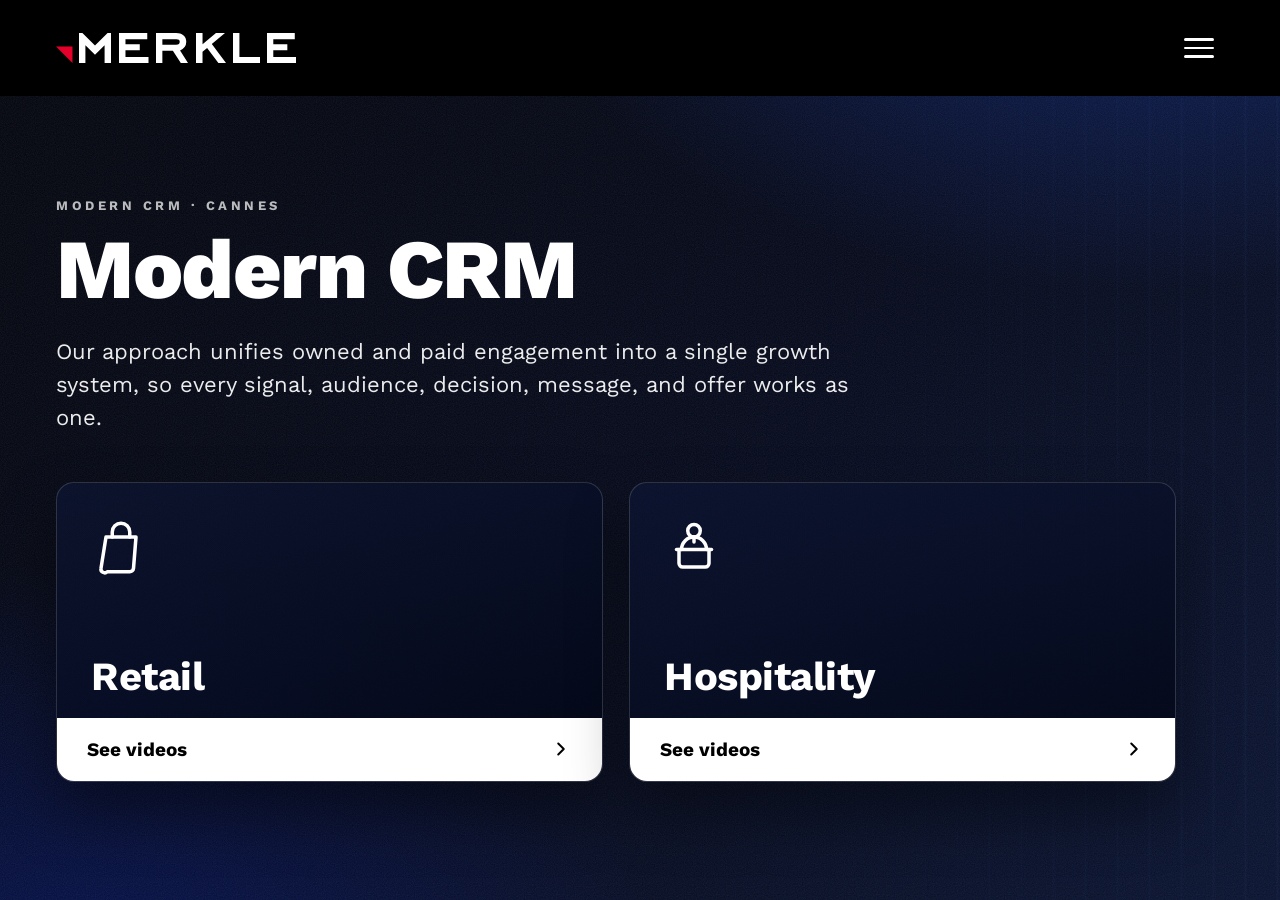
<file: index.html>
<!DOCTYPE html>
<html lang="en">
<head>
<meta charset="utf-8" />
<meta name="viewport" content="width=device-width, initial-scale=1" />
<title>Merkle – Modern CRM (Cannes)</title>
<style>
  @font-face {
    font-family: 'Work Sans';
    src: url('assets/fonts/work-sans-vf.woff2') format('woff2-variations');
    font-weight: 100 900; font-style: normal; font-display: swap;
  }
  @font-face {
    font-family: 'Geist Mono';
    src: url('assets/fonts/geist-mono-vf.woff2') format('woff2-variations');
    font-weight: 100 900; font-style: normal; font-display: swap;
  }
  :root {
    --font: 'Work Sans', system-ui, -apple-system, 'Segoe UI', Roboto, Helvetica, Arial, sans-serif;
    --mono: 'Geist Mono', 'SF Mono', 'Consolas', ui-monospace, monospace;
    --nav-h: 96px;
    --radius: 18px;
  }
  * { box-sizing: border-box; }
  html, body { margin: 0; height: 100%; }
  body {
    font-family: var(--font); color: #fff; background: #02040a;
    overflow: hidden;
  }

  /* ============ Background: black by default, cobalt gradient accents ============ */
  .bg {
    position: fixed; inset: 0; z-index: 0; overflow: hidden;
    background:
      radial-gradient(95% 85% at 88% -12%, rgba(30,86,250,0.34) 0%, rgba(30,86,250,0) 52%),
      radial-gradient(85% 90% at 6% 112%, rgba(3,40,209,0.30) 0%, rgba(3,40,209,0) 55%),
      linear-gradient(135deg, #02040c 0%, #04081a 52%, #081230 100%);
    background-color: #02040a;
  }
  /* faint vertical light streaks toward the right */
  .bg::before {
    content: ''; position: absolute; inset: 0;
    background: repeating-linear-gradient(90deg,
      rgba(255,255,255,0) 0px, rgba(255,255,255,0) 28px,
      rgba(120,160,255,.045) 29px, rgba(255,255,255,0) 32px);
    -webkit-mask-image: linear-gradient(90deg, transparent 60%, #000 100%);
            mask-image: linear-gradient(90deg, transparent 60%, #000 100%);
  }
  /* film grain */
  .bg::after {
    content: ''; position: absolute; inset: 0; opacity: .10; pointer-events: none;
    background-image: url("data:image/svg+xml,%3Csvg xmlns='http://www.w3.org/2000/svg' width='160' height='160'%3E%3Cfilter id='n'%3E%3CfeTurbulence type='fractalNoise' baseFrequency='0.9' numOctaves='2' stitchTiles='stitch'/%3E%3C/filter%3E%3Crect width='100%25' height='100%25' filter='url(%23n)'/%3E%3C/svg%3E");
  }

  /* ============ Top nav (black bar) ============ */
  .nav {
    position: fixed; top: 0; left: 0; right: 0; height: var(--nav-h); z-index: 30;
    background: #000;
    display: flex; align-items: center; justify-content: space-between;
    padding: 0 56px;
  }
  .nav__logo { height: 30px; width: auto; display: block; }
  .nav__logo svg { height: 100%; width: auto; display: block; }
  .nav__menu {
    appearance: none; background: none; border: 0; cursor: pointer; padding: 10px;
    display: flex; flex-direction: column; gap: 6px;
  }
  .nav__menu span { display: block; width: 30px; height: 2.5px; background: #fff; border-radius: 2px; }

  /* ============ View system ============ */
  .stage { position: relative; z-index: 1; height: 100%; }
  .view {
    position: absolute; inset: 0; padding: calc(var(--nav-h) + 40px) 56px 56px;
    display: flex; flex-direction: column; justify-content: center;
    opacity: 0; visibility: hidden; transition: opacity .45s ease;
    overflow-y: auto;
  }
  .view.is-active { opacity: 1; visibility: visible; }

  .eyebrow {
    font-size: 13px; font-weight: 700; letter-spacing: 3.5px; text-transform: uppercase;
    color: rgba(255,255,255,.72); margin: 0 0 14px;
  }
  .h1 { font-size: 84px; font-weight: 800; line-height: 1.02; letter-spacing: -1.5px; margin: 0 0 22px; }
  .lede { font-size: 22px; line-height: 1.5; max-width: 60ch; margin: 0 0 48px; color: rgba(255,255,255,.92); font-weight: 400; }
  @media (max-width: 1100px) { .h1 { font-size: 56px; } }

  /* Intro setup statement + continue button */
  .statement { font-size: 48px; font-weight: 700; line-height: 1.28; letter-spacing: -0.6px; max-width: 22ch; margin: 0 0 48px; color: #fff; }
  @media (max-width: 1100px) { .statement { font-size: 34px; } }
  .btn {
    align-self: flex-start; display: inline-flex; align-items: center; gap: 12px;
    background: #fff; color: #000; text-decoration: none;
    font-size: 18px; font-weight: 700; padding: 16px 26px; border-radius: 999px;
    transition: transform .15s ease, box-shadow .15s ease;
  }
  .btn:hover { transform: translateY(-2px); box-shadow: 0 16px 36px rgba(0,0,0,.4); }
  .btn svg { width: 20px; height: 20px; }

  /* ============ Cards ============ */
  .cards { display: grid; gap: 26px; }
  .cards--two   { grid-template-columns: repeat(2, minmax(0, 1fr)); max-width: 1120px; }
  .cards--three { grid-template-columns: repeat(3, minmax(0, 1fr)); max-width: 1480px; }

  .card {
    appearance: none; font: inherit; text-align: left; width: 100%; cursor: pointer;
    position: relative; display: flex; flex-direction: column; text-decoration: none; color: #fff;
    min-height: 300px; border-radius: var(--radius); overflow: hidden;
    background: linear-gradient(165deg, rgba(13,22,54,.66) 0%, rgba(3,7,22,.92) 100%);
    border: 1px solid rgba(255,255,255,.16);
    box-shadow: 0 30px 60px rgba(0,0,0,.4);
    transition: transform .18s ease, box-shadow .18s ease, border-color .18s ease;
  }
  .card:hover { transform: translateY(-4px); border-color: rgba(120,160,255,.55); box-shadow: 0 40px 80px rgba(0,0,0,.55); }
  .card__body { flex: 1; padding: 34px 34px 20px; display: flex; flex-direction: column; }
  .card__icon { width: 60px; height: 60px; color: #fff; margin-bottom: auto; }
  .card__icon svg { width: 100%; height: 100%; display: block; }
  .card__title { font-size: 40px; font-weight: 700; line-height: 1.08; letter-spacing: -0.5px; margin: 18px 0 0; }
  .cards--three .card__title { margin-top: 4px; }
  .card__cta {
    display: flex; align-items: center; justify-content: space-between;
    background: #fff; color: #000; font-size: 19px; font-weight: 700;
    padding: 20px 30px; gap: 16px;
  }
  .card__cta svg { width: 22px; height: 22px; flex: 0 0 auto; }

  /* ============ Video overlay (full-screen modal) ============ */
  .vmodal {
    position: fixed; inset: 0; z-index: 50;
    background: rgba(0,0,0,.95);
    display: flex; align-items: center; justify-content: center;
    padding: 6vh 6vw;
    opacity: 0; visibility: hidden; transition: opacity .28s ease;
  }
  .vmodal.is-open { opacity: 1; visibility: visible; }
  .vmodal__close {
    position: absolute; top: 26px; right: 40px; z-index: 2;
    appearance: none; background: none; border: 0; cursor: pointer;
    color: #fff; font-size: 40px; line-height: 1; opacity: .82;
    width: 52px; height: 52px; border-radius: 50%;
    transition: opacity .15s ease, background .15s ease;
  }
  .vmodal__close:hover { opacity: 1; background: rgba(255,255,255,.1); }
  .vmodal__frame {
    position: relative; width: 100%; max-width: 1320px; aspect-ratio: 16 / 9;
    background: #000; border-radius: 12px; overflow: hidden;
    box-shadow: 0 40px 120px rgba(0,0,0,.7);
  }
  .vmodal__frame video { width: 100%; height: 100%; display: block; object-fit: contain; background: #000; }
  .vmodal__missing {
    position: absolute; inset: 0; display: none; flex-direction: column; align-items: center; justify-content: center;
    text-align: center; padding: 40px; gap: 12px;
    background: linear-gradient(165deg, rgba(13,22,54,.92), rgba(3,7,22,.97));
  }
  .vmodal__frame.is-missing .vmodal__missing { display: flex; }
  .vmodal__frame.is-missing video { visibility: hidden; }
  .vmodal__missing-title { font-size: 22px; font-weight: 700; }
  .vmodal__missing-sub { font-size: 15px; color: rgba(255,255,255,.7); max-width: 48ch; line-height: 1.5; }
  .vmodal__missing code { font-family: var(--mono); background: rgba(255,255,255,.1); padding: 2px 8px; border-radius: 6px; }

  /* ============ Menu overlay (record mode) ============ */
  .menu {
    position: fixed; inset: 0; z-index: 40; background: rgba(2,5,16,.88); backdrop-filter: blur(6px);
    opacity: 0; visibility: hidden; transition: opacity .3s ease;
    display: flex; align-items: center; justify-content: center;
  }
  .menu.is-open { opacity: 1; visibility: visible; }
  .menu__panel { width: min(720px, 90vw); }
  .menu__close { position: absolute; top: 30px; right: 52px; background: none; border: 0; color: #fff; font-size: 34px; cursor: pointer; line-height: 1; }
  .menu h2 { font-size: 13px; letter-spacing: 3px; text-transform: uppercase; color: rgba(255,255,255,.55); font-weight: 700; margin: 0 0 18px; }
  .menu__group { margin-bottom: 30px; }
  .menu__links { display: grid; grid-template-columns: 1fr 1fr; gap: 10px; }
  .menu a {
    color: #fff; text-decoration: none; font-size: 16px; font-weight: 600;
    padding: 14px 18px; border: 1px solid rgba(255,255,255,.16); border-radius: 10px;
    display: flex; justify-content: space-between; align-items: center; gap: 10px;
    transition: border-color .15s ease, background .15s ease;
  }
  .menu a:hover { border-color: #fff; background: rgba(255,255,255,.06); }
  .menu a .mono { font-family: var(--mono); font-size: 12px; color: rgba(255,255,255,.55); }
  .menu__note { font-size: 13px; color: rgba(255,255,255,.55); margin-top: 8px; line-height: 1.5; }
  .menu__note code { font-family: var(--mono); }
</style>
</head>
<body>

<div class="bg" aria-hidden="true"></div>

<!-- ════════════ Nav ════════════ -->
<header class="nav">
  <a class="nav__logo" href="#/" aria-label="Merkle – home">
    <svg viewBox="0 0 480 60" xmlns="http://www.w3.org/2000/svg">
      <path fill="#E4002B" d="m0 27 33 33V27z"/>
      <path fill="#fff" d="M103.192 0 77.988 25.078 52.803 0H46v60h12.802V24.359l19.196 19.108 19.2-19.108V60H110V0zM126 0v60h59V47.975h-46.052V34.291h28.591V22.265h-28.591v-9.894h43.558V0zm121.459 17.633a4.85 4.85 0 0 0-1.653-3.965 10.1 10.1 0 0 0-5.62-1.32h-27.458v11.043h27.458c2.645 0 4.467-.484 5.62-1.484a6.64 6.64 0 0 0 1.653-4.284M264 59.971h-14.385l-15.878-24.532h-21.009V60H200V0h40.351c5.959 0 10.586 1.484 14.225 4.284q5.96 4.694 5.96 13.349a18.13 18.13 0 0 1-3.314 10.554 18.4 18.4 0 0 1-9.095 6.595zM319.954 0l-26.89 22.427V0H280v60h13.035V37.742L302.226 30l22.559 30H340l-28.406-37.921L337.991 0zM354 0v60h54V47.975h-41.161V0zm68 0v60h58V47.975h-45.417v-13.68h28.085V22.27h-28.085v-9.899h42.952V0z"/>
    </svg>
  </a>
  <button class="nav__menu" id="menuBtn" aria-label="Menu"><span></span><span></span><span></span></button>
</header>

<main class="stage">

  <!-- ════════════ START ════════════ -->
  <section class="view" data-view="start">
    <p class="eyebrow">Modern CRM · Cannes</p>
    <h1 class="h1">Modern CRM</h1>
    <p class="lede">Our approach unifies owned and paid engagement into a single growth system, so every signal, audience, decision, message, and offer works as one.</p>
    <div class="cards cards--two">
      <a class="card" href="#/retail">
        <div class="card__body">
          <span class="card__icon" aria-hidden="true">
            <svg viewBox="0 0 24 24" fill="none" stroke="currentColor" stroke-width="1.4" stroke-linecap="round" stroke-linejoin="round"><path d="M6 8h12l-1 12.5a1.5 1.5 0 0 1-1.5 1.4h-9A1.5 1.5 0 0 1 4 20.5z"/><path d="M8.5 8V6a3.5 3.5 0 0 1 7 0v2"/></svg>
          </span>
          <h3 class="card__title">Retail</h3>
        </div>
        <div class="card__cta">See videos
          <svg viewBox="0 0 24 24" fill="none" stroke="currentColor" stroke-width="2.2" stroke-linecap="round" stroke-linejoin="round"><path d="M9 6l6 6-6 6"/></svg>
        </div>
      </a>
      <a class="card" href="#/hospitality">
        <div class="card__body">
          <span class="card__icon" aria-hidden="true">
            <svg viewBox="0 0 24 24" fill="none" stroke="currentColor" stroke-width="1.4" stroke-linecap="round" stroke-linejoin="round"><circle cx="12" cy="5.5" r="2.5"/><path d="M7 13a5 5 0 0 1 10 0"/><path d="M5 13h14"/><path d="M6 13v5.5a1.5 1.5 0 0 0 1.5 1.5h9a1.5 1.5 0 0 0 1.5-1.5V13"/><path d="M12 8v2"/></svg>
          </span>
          <h3 class="card__title">Hospitality</h3>
        </div>
        <div class="card__cta">See videos
          <svg viewBox="0 0 24 24" fill="none" stroke="currentColor" stroke-width="2.2" stroke-linecap="round" stroke-linejoin="round"><path d="M9 6l6 6-6 6"/></svg>
        </div>
      </a>
    </div>
  </section>

  <!-- ════════════ INTRO (per vertical – on-screen setup line; VO covers the rest) ════════════ -->
  <section class="view view--intro" data-view="intro">
    <p class="eyebrow" id="introEyebrow"></p>
    <p class="statement" id="introText"></p>
    <a class="btn" id="introNext" href="#/">See the demos
      <svg viewBox="0 0 24 24" fill="none" stroke="currentColor" stroke-width="2.2" stroke-linecap="round" stroke-linejoin="round"><path d="M9 6l6 6-6 6"/></svg>
    </a>
  </section>

  <!-- ════════════ DEMOS (rendered per vertical) ════════════ -->
  <section class="view" data-view="demos">
    <h1 class="h1" id="demosTitle">Demos</h1>
    <div class="cards cards--three" id="demosCards"></div>
  </section>

</main>

<!-- ════════════ Video overlay ════════════ -->
<div class="vmodal" id="vmodal" role="dialog" aria-modal="true" aria-label="Demo video">
  <button class="vmodal__close" id="vmodalClose" aria-label="Close video">&times;</button>
  <div class="vmodal__frame" id="vmodalFrame">
    <video id="vmodalVideo" controls playsinline preload="metadata"></video>
    <div class="vmodal__missing">
      <div class="vmodal__missing-title">Recording coming soon</div>
      <div class="vmodal__missing-sub">Drop the file at <code id="vmodalPath"></code> to play it here. Capture it from the live demo via the menu → <strong>Record mode</strong>.</div>
    </div>
  </div>
</div>

<!-- ════════════ Menu (record mode) ════════════ -->
<div class="menu" id="menu" role="dialog" aria-label="Menu">
  <button class="menu__close" id="menuClose" aria-label="Close">&times;</button>
  <div class="menu__panel">
    <div class="menu__group">
      <h2>Presentation</h2>
      <div class="menu__links">
        <a href="#/">Start <span class="mono">Modern CRM</span></a>
        <a href="#/retail">Retail demos <span class="mono">3 videos</span></a>
        <a href="#/hospitality">Hospitality demos <span class="mono">3 videos</span></a>
      </div>
    </div>
    <div class="menu__group">
      <h2>Record mode – live demos (drive with arrow keys, F11 to record)</h2>
      <div class="menu__links">
        <a href="hospitality.html" target="_blank" rel="noopener">Hospitality deck <span class="mono">hospitality.html</span></a>
        <a href="retail.html" target="_blank" rel="noopener">Retail deck <span class="mono">retail.html</span></a>
        <a href="demo/hospitality/journey/index.html" target="_blank" rel="noopener">Hospitality · customer <span class="mono">scene</span></a>
        <a href="demo/hospitality/copilot/index.html" target="_blank" rel="noopener">Hospitality · copilot <span class="mono">scene</span></a>
        <a href="demo/retail/journey/index.html" target="_blank" rel="noopener">Retail · customer <span class="mono">scene</span></a>
        <a href="demo/retail/copilot/index.html" target="_blank" rel="noopener">Retail · copilot <span class="mono">scene</span></a>
        <a href="demo/marketing-ops/index.html" target="_blank" rel="noopener">Marketing ops <span class="mono">scene</span></a>
      </div>
      <p class="menu__note">The live demos are the recording rigs – record each vignette, save it to <code>vignettes/</code>, and it plays in the video overlays above. See RUN-LOCALLY.md.</p>
    </div>
  </div>
</div>

<script type="module">
const $ = (s) => document.querySelector(s);

const VERTICALS = {
  retail:      { label: 'Retail' },
  hospitality: { label: 'Hospitality' },
};
const DEMOS = [
  { key: 'customer', title: 'Creating a Unified Experience' },
  { key: 'copilot',  title: 'Marketer’s Co-pilot' },
  { key: 'ops',      title: 'Optimizing Campaign Creations' },
];
// Recorded vignette per vertical+demo. The marketing-ops vignette is generic, so
// both verticals point at the one shared recording.
const VIDEO = {
  retail:      { customer: 'vignettes/retail-customer.mp4',      copilot: 'vignettes/retail-copilot.mp4',      ops: 'vignettes/marketing-ops.mp4' },
  hospitality: { customer: 'vignettes/hospitality-customer.mp4', copilot: 'vignettes/hospitality-copilot.mp4', ops: 'vignettes/marketing-ops.mp4' },
};
// Per-vertical on-screen setup line shown before the videos. (The "What if your
// engagement ecosystem could…" line is VO-only and intentionally not shown.)
const INTRO = {
  retail:      'Most retailers still run CRM as a campaign factory and media as a separate acquisition engine – but customers experience one relationship with the brand.',
  hospitality: 'Most hospitality brands still run CRM as a campaign factory and media as a separate acquisition engine – but guests experience one relationship with the brand.',
};

const views = document.querySelectorAll('.view');
const showView = (name) => views.forEach((v) => v.classList.toggle('is-active', v.dataset.view === name));

const chevron = '<svg viewBox="0 0 24 24" fill="none" stroke="currentColor" stroke-width="2.2" stroke-linecap="round" stroke-linejoin="round"><path d="M9 6l6 6-6 6"/></svg>';

function renderIntro(vertical) {
  $('#introEyebrow').textContent = `${VERTICALS[vertical].label} · Modern CRM`;
  $('#introText').textContent = INTRO[vertical];
  $('#introNext').setAttribute('href', `#/${vertical}/demos`);
}

function renderDemos(vertical) {
  $('#demosTitle').textContent = `${VERTICALS[vertical].label} Demos`;
  $('#demosCards').innerHTML = DEMOS.map((d) => `
    <button type="button" class="card" data-vertical="${vertical}" data-key="${d.key}">
      <div class="card__body"><h3 class="card__title">${d.title}</h3></div>
      <div class="card__cta">Play video ${chevron}</div>
    </button>`).join('');
}

/* ─── Video overlay ─── */
const vmodal = $('#vmodal');
const vvideo = $('#vmodalVideo');
const vframe = $('#vmodalFrame');

function openVideo(vertical, key) {
  const src = (VIDEO[vertical] || {})[key];
  $('#vmodalPath').textContent = src || '';
  vframe.classList.remove('is-missing');
  vvideo.onerror = () => vframe.classList.add('is-missing');
  vvideo.src = src || '';
  vmodal.classList.add('is-open');
  const p = vvideo.play && vvideo.play();
  if (p && p.catch) p.catch(() => {});
}
function closeVideo() {
  vmodal.classList.remove('is-open');
  try { vvideo.pause(); } catch (_) {}
  vvideo.removeAttribute('src');
  vvideo.load();
}
$('#vmodalClose').addEventListener('click', closeVideo);
vmodal.addEventListener('click', (e) => { if (e.target === vmodal) closeVideo(); });
// Card click → open the overlay (demos stay rendered underneath)
$('#demosCards').addEventListener('click', (e) => {
  const card = e.target.closest('[data-key]');
  if (!card) return;
  openVideo(card.dataset.vertical, card.dataset.key);
});

/* ─── Routing (start / demos only; video is a modal) ─── */
function route() {
  closeVideo(); // any nav closes an open video
  const parts = location.hash.replace(/^#\/?/, '').split('/').filter(Boolean);
  if (parts.length === 0) { showView('start'); return; }
  const vertical = parts[0];
  if (!VERTICALS[vertical]) { location.hash = '#/'; return; }
  if (parts[1] === 'demos') { renderDemos(vertical); showView('demos'); return; }
  renderIntro(vertical);
  showView('intro');
}
window.addEventListener('hashchange', route);
route();

/* ─── Menu (record mode) ─── */
const menu = $('#menu');
$('#menuBtn').addEventListener('click', () => menu.classList.add('is-open'));
$('#menuClose').addEventListener('click', () => menu.classList.remove('is-open'));
menu.addEventListener('click', (e) => { if (e.target === menu) menu.classList.remove('is-open'); });
menu.querySelectorAll('a[href^="#"]').forEach((a) => a.addEventListener('click', () => menu.classList.remove('is-open')));
document.addEventListener('keydown', (e) => {
  if (e.key === 'Escape') { closeVideo(); menu.classList.remove('is-open'); }
});
</script>
</body>
</html>
</file>
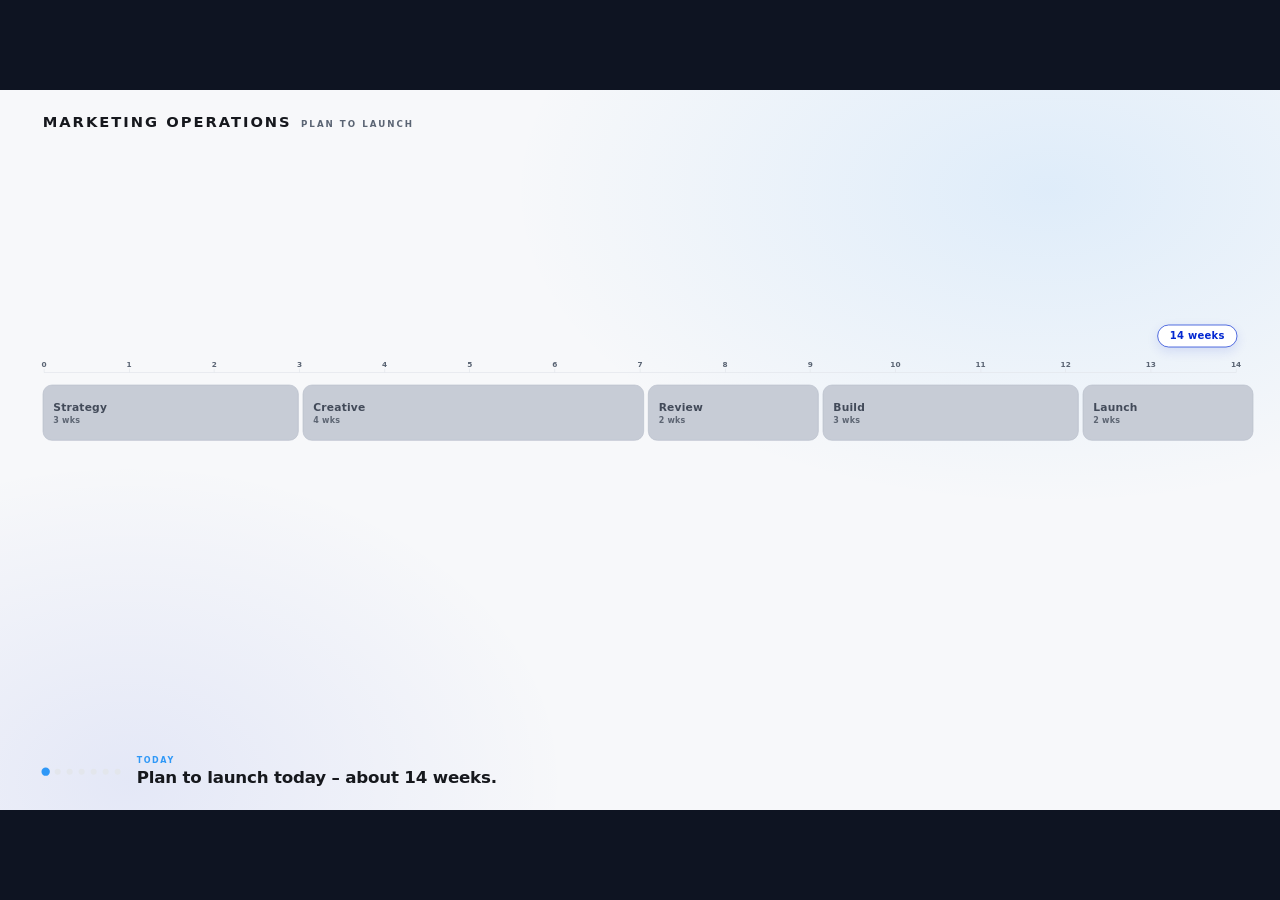
<file: demo/marketing-ops/index.html>
<!DOCTYPE html>
<html lang="en">
<head>
<meta charset="utf-8" />
<meta name="viewport" content="width=device-width, initial-scale=1" />
<title>Marketing Operations · Compressed</title>
<link rel="stylesheet" href="marketing-ops.css" />
</head>
<body>

<div class="stage">

  <!-- ════════════ Top bar ════════════ -->
  <header class="topbar">
    <div class="brand">
      <span class="brand__mark">MARKETING OPERATIONS</span>
      <span class="brand__sub">Plan to launch</span>
    </div>
    <span class="topbar__spacer"></span>
    <span class="ai-label" id="aiLabel">
      <svg viewBox="0 0 24 24" fill="none" stroke="currentColor" stroke-width="2" stroke-linecap="round" stroke-linejoin="round">
        <path d="M12 3a3 3 0 0 1 3 3v1a3 3 0 0 1 0 6 3 3 0 0 1-6 0 3 3 0 0 1 0-6V6a3 3 0 0 1 3-3z"/>
        <circle cx="12" cy="9.5" r="1.1" fill="currentColor"/>
      </svg>
      AI applied, phase by phase
    </span>
  </header>

  <!-- ════════════ Canvas ════════════ -->
  <main class="canvas">

    <!-- ─── Single-timeline view (beats 0–5) ─── -->
    <section id="timelineView" class="timeline-view">

      <div class="tl-meta">
        <span id="totalMarker" class="total-marker">14 weeks</span>
      </div>

      <!-- Week ruler -->
      <div id="ruler" class="ruler"></div>

      <!-- The 5 phase segments -->
      <div id="track" class="track">

        <div class="phase" data-phase="strategy">
          <div class="phase__bar">
            <span class="phase__name">Strategy</span>
            <span class="phase__weeks" data-weeks></span>
          </div>
        </div>

        <div class="phase" data-phase="creative">
          <div class="phase__bar">
            <span class="phase__name">Creative</span>
            <span class="phase__weeks" data-weeks></span>
          </div>
        </div>

        <div class="phase" data-phase="review">
          <div class="phase__bar">
            <span class="phase__name">Review</span>
            <span class="phase__weeks" data-weeks></span>
          </div>
        </div>

        <div class="phase" data-phase="build">
          <div class="phase__bar">
            <span class="phase__name">Build</span>
            <span class="phase__weeks" data-weeks></span>
          </div>
        </div>

        <div class="phase" data-phase="launch">
          <div class="phase__bar">
            <span class="phase__name">Launch</span>
            <span class="phase__weeks" data-weeks></span>
          </div>
        </div>

      </div>

      <!-- Running AI summary – one column per phase, accumulates across stages.
           Columns are built from PHASES at load; renderBeat lights each up
           as its phase compresses (bullets accumulate, not replaced). -->
      <div id="aiRow" class="ai-row"></div>

    </section>

    <!-- ─── Before vs after view (beat 6) ─── -->
    <section id="compareView" class="compare-view">

      <div class="compare-row">
        <div class="compare-row__label">
          <span class="compare-row__kicker">Before</span>
          <span class="compare-row__total">~14 weeks</span>
        </div>
        <div id="beforeTrack" class="cmp-track cmp-track--before"></div>
      </div>

      <div class="compare-row">
        <div class="compare-row__label">
          <span class="compare-row__kicker is-after">After</span>
          <span class="compare-row__total is-after">~5 weeks</span>
        </div>
        <div id="afterTrack" class="cmp-track cmp-track--after"></div>
      </div>

      <div class="impact">
        <div class="impact__headline">~14 weeks <span class="impact__arrow">&rarr;</span> ~5 weeks &nbsp;&middot;&nbsp; roughly 3&times; faster</div>
        <div class="impact__sub">Same team, more output &nbsp;&middot;&nbsp; when ops are planned and executed as one system.</div>
      </div>

    </section>

  </main>

  <!-- ════════════ Caption bar ════════════ -->
  <footer class="captionbar">
    <div id="beatdots" class="beatdots">
      <i></i><i></i><i></i><i></i><i></i><i></i><i></i>
    </div>
    <div class="caption">
      <span id="captionKicker" class="caption__kicker">Today</span>
      <span id="captionText" class="caption__text">Plan to launch today – about 14 weeks.</span>
    </div>
  </footer>

</div>

<script type="module">
import { startSceneRuntime } from '../scene-runtime.js';

const $ = (id) => document.getElementById(id);

/* ─────────────────────────────────────────────────────────────────
   Phase model. "before" weeks set the full-width scale (sum 14);
   "after" weeks are the compressed durations once AI is applied.
   ───────────────────────────────────────────────────────────────── */
const PHASES = [
  { key: 'strategy', name: 'Strategy', before: 3,   after: 1,   bullets: ['Faster time to insights', 'Sharper, unique messaging', 'Audiences modeled in hours'] },
  { key: 'creative', name: 'Creative', before: 4,   after: 1.5, bullets: ['Generative variants at scale', 'On-brand automatically', 'Localized in one pass'] },
  { key: 'review',   name: 'Review',   before: 2,   after: 0.5, bullets: ['Automated brand & compliance checks', 'Fewer review rounds'] },
  { key: 'build',    name: 'Build',    before: 3,   after: 1,   bullets: ['Audiences & journeys assembled automatically', 'No manual list pulls'] },
  { key: 'launch',   name: 'Launch',   before: 2,   after: 1,   bullets: ['Cross-channel activation from one trigger', 'Every market at once'] },
];
const BEFORE_TOTAL = PHASES.reduce((s, p) => s + p.before, 0); // 14
const AFTER_TOTAL  = PHASES.reduce((s, p) => s + p.after,  0); // 5

// Round a week count to a friendly label.
const wk = (n) => {
  const r = Math.round(n * 2) / 2;            // nearest half
  const txt = Number.isInteger(r) ? `${r}` : `${r}`;
  return `${txt} ${r === 1 ? 'wk' : 'wks'}`;
};

/* ─────────────────────────────────────────────────────────────────
   Per-beat data table. Index 0..6 → 7 states. Every render recomputes
   ALL state from BEATS[i] (no reliance on prior-beat DOM).
   - compressed: set of phase keys that have AI applied (shrunk + bullets)
   - compare: show the before/after stacked view instead of the timeline
   ───────────────────────────────────────────────────────────────── */
const BEATS = [
  { // 0 – Today: full 14-week timeline, no AI
    kicker: 'Today',
    caption: 'Plan to launch today – about 14 weeks.',
    aiOn: false,
    compressed: [],
    compare: false,
  },
  { // 1 – Strategy + AI
    kicker: 'Strategy + AI',
    caption: 'Strategy: faster insights, sharper messaging – 3 wks → 1 wk.',
    aiOn: true,
    compressed: ['strategy'],
    compare: false,
  },
  { // 2 – Creative + AI
    kicker: 'Creative + AI',
    caption: 'Creative: generative, on-brand variants – 4 wks → 1.5 wks.',
    aiOn: true,
    compressed: ['strategy', 'creative'],
    compare: false,
  },
  { // 3 – Review + AI
    kicker: 'Review + AI',
    caption: 'Review: automated checks, fewer rounds – 2 wks → 0.5 wk.',
    aiOn: true,
    compressed: ['strategy', 'creative', 'review'],
    compare: false,
  },
  { // 4 – Build + AI
    kicker: 'Build + AI',
    caption: 'Build: audiences & journeys assembled – 3 wks → 1 wk.',
    aiOn: true,
    compressed: ['strategy', 'creative', 'review', 'build'],
    compare: false,
  },
  { // 5 – Launch + AI
    kicker: 'Launch + AI',
    caption: 'Launch: one trigger, every market – 2 wks → 1 wk.',
    aiOn: true,
    compressed: ['strategy', 'creative', 'review', 'build', 'launch'],
    compare: false,
  },
  { // 6 – Before vs after (complete)
    kicker: 'Compressed',
    caption: 'Plan to launch, compressed.',
    aiOn: true,
    compressed: ['strategy', 'creative', 'review', 'build', 'launch'],
    compare: true,
  },
];

// Build the week ruler ticks once (0..14).
(function buildRuler() {
  const ruler = $('ruler');
  if (!ruler) return;
  ruler.innerHTML = '';
  for (let w = 0; w <= BEFORE_TOTAL; w++) {
    const tick = document.createElement('span');
    tick.className = 'ruler__tick';
    tick.style.left = `${(w / BEFORE_TOTAL) * 100}%`;
    tick.textContent = w;
    ruler.appendChild(tick);
  }
})();

// Build the stacked compare bars once (segments, scaled to BEFORE_TOTAL).
(function buildCompare() {
  const make = (track, durKey) => {
    if (!track) return;
    track.innerHTML = '';
    PHASES.forEach((p) => {
      const seg = document.createElement('div');
      seg.className = `cmp-seg cmp-seg--${p.key}`;
      seg.style.width = `${(p[durKey] / BEFORE_TOTAL) * 100}%`;
      const label = document.createElement('span');
      label.className = 'cmp-seg__label';
      label.textContent = p.name;
      seg.appendChild(label);
      track.appendChild(seg);
    });
  };
  make($('beforeTrack'), 'before');
  make($('afterTrack'),  'after');
})();

// Build the running AI summary columns once (one per phase, in order).
(function buildAiRow() {
  const row = $('aiRow');
  if (!row) return;
  row.innerHTML = '';
  PHASES.forEach((p) => {
    const col = document.createElement('div');
    col.className = `ai-col ai-col--${p.key}`;
    col.setAttribute('data-phase', p.key);
    const head = document.createElement('div');
    head.className = 'ai-col__head';
    head.textContent = p.name;
    col.appendChild(head);
    const ul = document.createElement('ul');
    ul.className = 'ai-col__list';
    p.bullets.forEach((t) => {
      const li = document.createElement('li');
      li.textContent = t;
      ul.appendChild(li);
    });
    col.appendChild(ul);
    row.appendChild(col);
  });
})();

function renderBeat(index, direction) {
  const i = Math.max(0, Math.min(index, BEATS.length - 1));
  const b = BEATS[i];
  const compressed = new Set(b.compressed);

  // ── AI label (top bar) ──
  $('aiLabel').classList.toggle('is-on', b.aiOn);

  // ── Toggle between timeline view and compare view ──
  $('timelineView').classList.toggle('is-hidden', b.compare);
  $('compareView').classList.toggle('is-on', b.compare);

  // ── Each phase: width ∝ weeks (before or after), active state ──
  document.querySelectorAll('.phase').forEach((el) => {
    const key = el.getAttribute('data-phase');
    const phase = PHASES.find((p) => p.key === key);
    if (!phase) return;
    const isAI = compressed.has(key);
    const weeks = isAI ? phase.after : phase.before;
    // width as a flex-basis percentage of the 14-week scale
    el.style.flexBasis = `${(weeks / BEFORE_TOTAL) * 100}%`;
    el.classList.toggle('is-compressed', isAI);
    // newly-compressed phase (the one this beat just applied) gets "active" glow
    const isNewest = isAI && key === b.compressed[b.compressed.length - 1];
    el.classList.toggle('is-active', !!isNewest);
    // week label
    const wkEl = el.querySelector('[data-weeks]');
    if (wkEl) wkEl.textContent = wk(weeks);
  });

  // ── Running AI summary: each compressed phase's column lights up and keeps
  //    its bullets visible (cumulative), so they accumulate across stages. ──
  $('aiRow').classList.toggle('is-visible', !b.compare && b.compressed.length > 0);
  document.querySelectorAll('.ai-col').forEach((col) => {
    const on = !b.compare && compressed.has(col.getAttribute('data-phase'));
    col.classList.toggle('is-on', on);
  });

  // ── Total marker reflects current sum of visible widths ──
  const totalWeeks = PHASES.reduce(
    (s, p) => s + (compressed.has(p.key) ? p.after : p.before), 0
  );
  const rounded = Math.round(totalWeeks * 2) / 2;
  $('totalMarker').textContent = `${rounded} weeks`;

  // ── Caption + beat dots ──
  $('captionKicker').textContent = b.kicker;
  $('captionText').textContent = b.caption;
  const dots = $('beatdots').children;
  for (let k = 0; k < dots.length; k++) {
    dots[k].classList.toggle('is-done', k < i);
    dots[k].classList.toggle('is-now', k === i);
  }
}

startSceneRuntime({ total: 6, renderBeat });

const __root = document.querySelector('.stage');
const __fit = () => { const s = Math.min(window.innerWidth/1920, window.innerHeight/1080); __root.style.transform = `translate(-50%, -50%) scale(${s})`; };
window.addEventListener('resize', __fit); __fit();
</script>
</body>
</html>
</file>
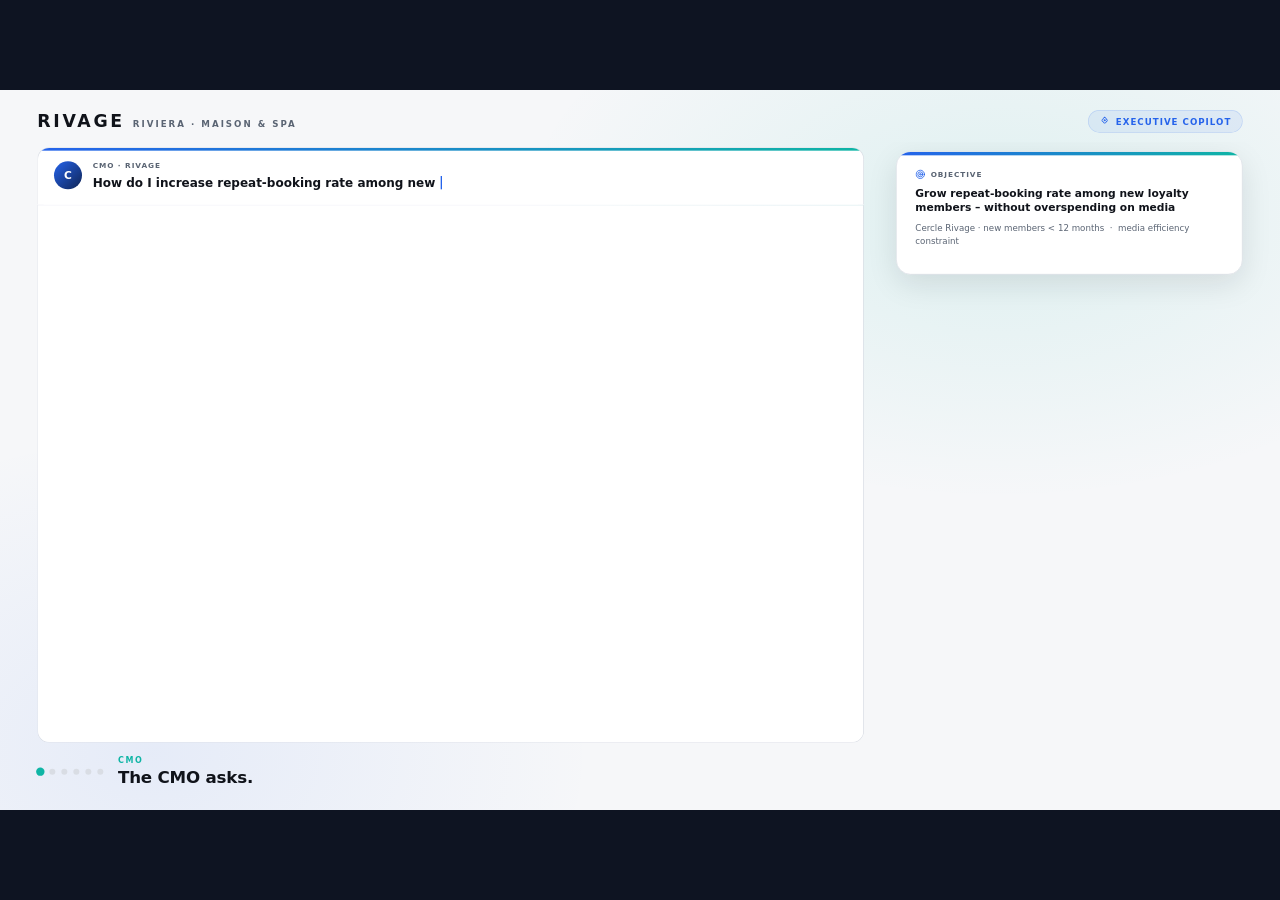
<file: demo/hospitality/copilot/index.html>
<!DOCTYPE html>
<html lang="en">
<head>
<meta charset="utf-8" />
<meta name="viewport" content="width=device-width, initial-scale=1" />
<title>Rivage · Executive Copilot</title>
<link rel="stylesheet" href="copilot.css" />
</head>
<body>

<div class="stage">

  <!-- ════════════ Top bar ════════════ -->
  <header class="topbar">
    <div class="brand">
      <span class="brand__mark">RIVAGE</span>
      <span class="brand__sub">Riviera · Maison &amp; Spa</span>
    </div>
    <span class="topbar__spacer"></span>
    <span class="copilot-label">
      <svg viewBox="0 0 24 24" fill="none" stroke="currentColor" stroke-width="2" stroke-linecap="round" stroke-linejoin="round">
        <path d="M12 3a3 3 0 0 1 3 3v1a3 3 0 0 1 0 6 3 3 0 0 1-6 0 3 3 0 0 1 0-6V6a3 3 0 0 1 3-3z"/>
        <circle cx="12" cy="9.5" r="1.1" fill="currentColor"/>
      </svg>
      Executive Copilot
    </span>
  </header>

  <!-- ════════════ Canvas ════════════ -->
  <main class="canvas">

    <!-- ─── Left: copilot chat column ─── -->
    <section class="copilot-col">

      <!-- Composer: CMO question -->
      <div class="composer">
        <div class="composer__avatar">C</div>
        <div class="composer__body">
          <div class="composer__from">CMO · Rivage</div>
          <div class="composer__question"><span id="composerText">How do I increase repeat-booking rate among new loyalty members without overspending on media?</span><span id="composerCursor" class="composer__cursor"></span></div>
        </div>
        <div id="composerSend" class="composer__send">
          <svg viewBox="0 0 24 24" fill="none" stroke="currentColor" stroke-width="2" stroke-linecap="round" stroke-linejoin="round">
            <path d="M22 2L11 13"/><path d="M22 2l-7 20-4-9-9-4z"/>
          </svg>
        </div>
      </div>

      <!-- Reply panel -->
      <div id="replyPanel" class="reply-panel">

        <!-- Thinking bar -->
        <div id="thinkBar" class="think-bar">
          <div class="think-dots">
            <span></span><span></span><span></span>
          </div>
          <span id="thinkText" class="think-text">Analyzing loyalty data…</span>
        </div>

        <!-- Step 1: Identify & assemble audience -->
        <div id="step1" class="step">
          <div class="step__head">
            <div class="step__icon">
              <svg viewBox="0 0 24 24" fill="none" stroke="currentColor" stroke-width="2" stroke-linecap="round" stroke-linejoin="round">
                <path d="M17 21v-2a4 4 0 0 0-4-4H5a4 4 0 0 0-4 4v2"/><circle cx="9" cy="7" r="4"/>
                <path d="M23 21v-2a4 4 0 0 0-3-3.87"/><path d="M16 3.13a4 4 0 0 1 0 7.75"/>
              </svg>
            </div>
            <div class="step__label">
              <span class="step__kicker">Step 1 · Audience</span>
              <span class="step__title">Identified &amp; assembled the audience</span>
            </div>
          </div>
          <div class="audience-chips">
            <div class="aud-chip chip--owned-aud">
              New loyalty members
              <span class="aud-chip__count">48,200</span>
            </div>
            <div class="aud-chip chip--owned-aud">
              High-intent prospects
              <span class="aud-chip__count">31,700</span>
            </div>
            <div class="aud-chip chip--lookalike">
              Lookalikes · modeled
              <span class="aud-chip__count">112,400</span>
            </div>
          </div>
          <div class="aud-total">
            Total addressable: <strong>192,300</strong> &nbsp;·&nbsp; Loyalty overlap deduped &nbsp;·&nbsp; Privacy-safe IDs resolved
          </div>
        </div>

        <!-- Step 2: Plan owned + paid -->
        <div id="step2" class="step">
          <div class="step__head">
            <div class="step__icon">
              <svg viewBox="0 0 24 24" fill="none" stroke="currentColor" stroke-width="2" stroke-linecap="round" stroke-linejoin="round">
                <path d="M9 11l3 3L22 4"/>
                <path d="M21 12v7a2 2 0 0 1-2 2H5a2 2 0 0 1-2-2V5a2 2 0 0 1 2-2h11"/>
              </svg>
            </div>
            <div class="step__label">
              <span class="step__kicker">Step 2 · Plan</span>
              <span class="step__title">Owned first, paid to extend &amp; cut waste</span>
            </div>
          </div>
          <div class="plan-rows">
            <div class="plan-row">
              <span class="plan-row__badge owned">Owned</span>
              <div class="plan-row__body">
                <span class="plan-row__channel">Loyalty email · post-stay sequence</span>
                <span class="plan-row__desc">Personalized return offer at 30, 60, 90 days – where Rivage already has permission</span>
              </div>
            </div>
            <div class="plan-row">
              <span class="plan-row__badge owned">Owned</span>
              <div class="plan-row__body">
                <span class="plan-row__channel">Site &amp; app · recognized members</span>
                <span class="plan-row__desc">Tailored booking nudges for logged-in loyalty members; suppress generic rate cards</span>
              </div>
            </div>
            <div class="plan-row">
              <span class="plan-row__badge paid">Paid</span>
              <div class="plan-row__body">
                <span class="plan-row__channel">Paid social · re-engage &amp; lookalikes</span>
                <span class="plan-row__desc">Only members not re-booking after 2 owned touches; suppress converters in real time</span>
              </div>
            </div>
            <div class="plan-row">
              <span class="plan-row__badge paid">Paid</span>
              <div class="plan-row__body">
                <span class="plan-row__channel">Programmatic · extend reach</span>
                <span class="plan-row__desc">Lookalike expansion where owned has no reach – frequency-capped to protect spend</span>
              </div>
            </div>
          </div>
        </div>

        <!-- Step 3: Agentic execution -->
        <div id="step3" class="step">
          <div class="step__head">
            <div class="step__icon">
              <svg viewBox="0 0 24 24" fill="none" stroke="currentColor" stroke-width="2" stroke-linecap="round" stroke-linejoin="round">
                <polygon points="13 2 3 14 12 14 11 22 21 10 12 10 13 2"/>
              </svg>
            </div>
            <div class="step__label">
              <span class="step__kicker">Step 3 · Execution</span>
              <span class="step__title">Play launched – adapting spend &amp; sequence</span>
            </div>
          </div>
          <div class="exec-grid">
            <div class="exec-card is-active">
              <span class="exec-card__dot"></span>
              <div>
                <div class="exec-card__name">CRM · loyalty</div>
                <div class="exec-card__status">Sequences activated</div>
              </div>
            </div>
            <div class="exec-card is-active">
              <span class="exec-card__dot"></span>
              <div>
                <div class="exec-card__name">Site &amp; app</div>
                <div class="exec-card__status">Member banners live</div>
              </div>
            </div>
            <div class="exec-card is-active">
              <span class="exec-card__dot"></span>
              <div>
                <div class="exec-card__name">Paid social</div>
                <div class="exec-card__status">Re-engagement running</div>
              </div>
            </div>
            <div class="exec-card is-active">
              <span class="exec-card__dot"></span>
              <div>
                <div class="exec-card__name">Programmatic</div>
                <div class="exec-card__status">Lookalike reach on</div>
              </div>
            </div>
          </div>
          <div class="adapting-bar">
            <svg viewBox="0 0 24 24" fill="none" stroke="currentColor" stroke-width="2" stroke-linecap="round" stroke-linejoin="round">
              <path d="M21 12a9 9 0 1 1-2.6-6.4"/><path d="M21 4v5h-5"/>
            </svg>
            Agent adapting – reallocating budget from paid to owned as results come in
          </div>
          <div class="budgetbar">
            <div class="budgetbar__track">
              <span class="budgetbar__seg budgetbar__paid">Paid</span>
              <span class="budgetbar__seg budgetbar__owned">Owned</span>
            </div>
            <div class="budgetbar__cap"><span>Budget mix</span><span>auto-shifting toward owned</span></div>
          </div>
        </div>

        <!-- Step 4: Carry the goal + estimate impact -->
        <div id="step4" class="step">
          <div class="step__head">
            <div class="step__icon">
              <svg viewBox="0 0 24 24" fill="none" stroke="currentColor" stroke-width="2" stroke-linecap="round" stroke-linejoin="round">
                <line x1="18" y1="20" x2="18" y2="10"/><line x1="12" y1="20" x2="12" y2="4"/>
                <line x1="6" y1="20" x2="6" y2="14"/>
              </svg>
            </div>
            <div class="step__label">
              <span class="step__kicker">Step 4 · Impact</span>
              <span class="step__title">Projected lift estimated up front</span>
            </div>
          </div>
          <div class="metrics-grid">
            <div class="metric-card highlight">
              <div class="metric-card__label">Repeat booking lift</div>
              <div class="metric-card__value">+18%</div>
              <div class="metric-card__sub">new loyalty members · 90 days</div>
            </div>
            <div class="metric-card">
              <div class="metric-card__label">Media efficiency (ROAS)</div>
              <div class="metric-card__value">4.2×</div>
              <div class="metric-card__sub">vs. 2.9× baseline</div>
            </div>
            <div class="metric-card">
              <div class="metric-card__label">Incremental stays</div>
              <div class="metric-card__value">+8,700</div>
              <div class="metric-card__sub">attributable · 90-day window</div>
            </div>
          </div>
          <div style="margin-top:10px; font-size:12px; color:var(--muted); font-style:italic;">
            Goal carried: first repeat booking → on-property stay → next trip earned – full journey tracked.
          </div>
        </div>

        <!-- Step 5: Proven in one loop -->
        <div id="step5" class="step">
          <div class="step__head">
            <div class="step__icon">
              <svg viewBox="0 0 24 24" fill="none" stroke="currentColor" stroke-width="2" stroke-linecap="round" stroke-linejoin="round">
                <path d="M22 11.08V12a10 10 0 1 1-5.93-9.14"/>
                <polyline points="22 4 12 14.01 9 11.01"/>
              </svg>
            </div>
            <div class="step__label">
              <span class="step__kicker">Step 5 · Proof</span>
              <span class="step__title">Estimate vs. actual – closed loop</span>
            </div>
          </div>
          <div class="loop-table">
            <div class="loop-row">
              <span class="loop-row__metric">Repeat booking rate lift</span>
              <div class="loop-cell">
                <span class="loop-cell__label">Estimated</span>
                <span class="loop-cell__val">+18%</span>
              </div>
              <div class="loop-cell actual">
                <span class="loop-cell__label">Actual</span>
                <span class="loop-cell__val">+21%</span>
              </div>
            </div>
            <div class="loop-row">
              <span class="loop-row__metric">Media efficiency (ROAS)</span>
              <div class="loop-cell">
                <span class="loop-cell__label">Estimated</span>
                <span class="loop-cell__val">4.2×</span>
              </div>
              <div class="loop-cell actual">
                <span class="loop-cell__label">Actual</span>
                <span class="loop-cell__val">4.7×</span>
              </div>
            </div>
            <div class="loop-row">
              <span class="loop-row__metric">Incremental stays</span>
              <div class="loop-cell">
                <span class="loop-cell__label">Estimated</span>
                <span class="loop-cell__val">+8,700</span>
              </div>
              <div class="loop-cell actual">
                <span class="loop-cell__label">Actual</span>
                <span class="loop-cell__val">+9,400</span>
              </div>
            </div>
          </div>
          <div id="closedBadge" class="closed-badge">
            <svg viewBox="0 0 24 24" fill="none" stroke="currentColor" stroke-width="2" stroke-linecap="round" stroke-linejoin="round">
              <path d="M21 12a9 9 0 1 1-2.6-6.4"/><path d="M21 4v5h-5"/>
            </svg>
            Results feed back – loop closed, impact proven
          </div>
        </div>

      </div>
    </section>

    <!-- ─── Right: context / insight rail ─── -->
    <aside class="rail">

      <!-- Objective card (always shown) -->
      <div class="objective-card">
        <div class="objective-card__kicker">
          <svg viewBox="0 0 24 24" fill="none" stroke="currentColor" stroke-width="2" stroke-linecap="round" stroke-linejoin="round">
            <circle cx="12" cy="12" r="10"/>
            <circle cx="12" cy="12" r="6"/>
            <circle cx="12" cy="12" r="2"/>
          </svg>
          Objective
        </div>
        <div class="objective-card__goal">Grow repeat-booking rate among new loyalty members – without overspending on media</div>
        <div class="objective-card__sub">Cercle Rivage · new members &lt; 12 months &nbsp;·&nbsp; media efficiency constraint</div>
        <div id="objStats" class="obj-stats">
          <div class="obj-stat">
            <span>Current repeat rate · new members</span>
            <span class="obj-stat__val">14%</span>
          </div>
          <div class="obj-stat">
            <span>All-member benchmark</span>
            <span class="obj-stat__val">31%</span>
          </div>
          <div class="obj-stat">
            <span>Opportunity gap</span>
            <span class="obj-stat__val">17 pts</span>
          </div>
        </div>
      </div>

      <!-- Agent card: appears at beat 1 -->
      <div id="agentCard" class="agent-card">
        <div class="agent-card__orb">
          <svg viewBox="0 0 24 24" fill="none" stroke="currentColor" stroke-width="1.8" stroke-linecap="round" stroke-linejoin="round">
            <path d="M12 3a3 3 0 0 1 3 3v1a3 3 0 0 1 0 6 3 3 0 0 1-6 0 3 3 0 0 1 0-6V6a3 3 0 0 1 3-3z"/>
            <circle cx="12" cy="9.5" r="1.1" fill="currentColor"/>
          </svg>
        </div>
        <div class="agent-card__body">
          <div class="agent-card__title">Rivage · Executive Copilot</div>
          <p id="agentMsg" class="agent-card__msg">Reading your question.</p>
        </div>
      </div>

    </aside>
  </main>

  <!-- ════════════ Caption bar ════════════ -->
  <footer class="captionbar">
    <div id="beatdots" class="beatdots">
      <i></i><i></i><i></i><i></i><i></i><i></i>
    </div>
    <div class="caption">
      <span id="captionKicker" class="caption__kicker">CMO</span>
      <span id="captionText" class="caption__text">The CMO asks.</span>
    </div>
    <span id="loopBadge" class="loopbadge">
      <svg viewBox="0 0 24 24" fill="none" stroke="currentColor" stroke-width="2" stroke-linecap="round" stroke-linejoin="round">
        <path d="M21 12a9 9 0 1 1-2.6-6.4"/><path d="M21 4v5h-5"/>
      </svg>
      Estimate → actual · one feedback loop
    </span>
  </footer>

</div>

<script type="module">
import { startSceneRuntime } from '../../scene-runtime.js';

const $ = (id) => document.getElementById(id);

/* ── Entry-animation harness (forward-gated, token-guarded) ──────────
   renderBeat paints each beat's FINAL state first (reversible / scrub-safe);
   these replay the transition only when advancing forward. Step-driven and
   value-agnostic: count-ups read the target from the DOM, so the same code
   serves both copilots regardless of their numbers/steps. */
let __anim = 0;
const __reduce = !!(window.matchMedia && window.matchMedia('(prefers-reduced-motion: reduce)').matches);
const __sleep = (ms) => new Promise((r) => setTimeout(r, ms));
const __THINK = ['Resolving identities…', 'Modeling audiences…', 'Scoring purchase signals…'];

function __parseNum(s) {
  const m = String(s).trim().match(/^([^\d-]*)(-?[\d.,]+)(.*)$/);
  if (!m) return null;
  const raw = m[2];
  return { prefix: m[1], suffix: m[3], num: parseFloat(raw.replace(/,/g, '')), comma: raw.includes(','), dec: (raw.split('.')[1] || '').length };
}
function __fmtNum(n, p) {
  const o = { minimumFractionDigits: p.dec, maximumFractionDigits: p.dec };
  const v = p.comma ? n.toLocaleString('en-US', o) : (p.dec ? n.toFixed(p.dec) : String(Math.round(n)));
  return p.prefix + v + p.suffix;
}
function __countUp(el, tok, dur) {
  if (!el) return;
  const full = el.dataset.full || (el.dataset.full = el.textContent.trim());
  const p = __parseNum(full);
  if (!p) { el.textContent = full; return; }
  const t0 = performance.now();
  (function frame(now) {
    if (tok !== __anim) { el.textContent = full; return; }
    const t = Math.min(1, (now - t0) / dur);
    el.textContent = __fmtNum(p.num * (1 - Math.pow(1 - t, 3)), p);
    if (t < 1) requestAnimationFrame(frame); else el.textContent = full;
  })(performance.now());
}
async function __typeText(el, tok, speed) {
  if (!el) return;
  const html = el.innerHTML, text = el.textContent;
  el.textContent = '';
  for (let n = 1; n <= text.length; n++) {
    if (tok !== __anim) { el.innerHTML = html; return; }
    el.textContent = text.slice(0, n);
    await __sleep(speed);
  }
  if (tok === __anim) el.innerHTML = html;
}
function __pop(el, cls, ms) { if (!el) return; el.classList.add(cls); setTimeout(() => el.classList.remove(cls), ms); }
async function __goLive(scope, tok) {
  const chips = [...scope.querySelectorAll('.dest-chip')];
  const all = () => chips.forEach((c) => c.classList.add('is-live'));
  chips.forEach((c) => c.classList.remove('is-live'));
  for (const c of chips) {
    await __sleep(170);
    if (tok !== __anim) { all(); return; }
    c.classList.add('is-live');
  }
}
function __budget(scope, tok) {
  const paid = scope.querySelector('.budgetbar__paid'), owned = scope.querySelector('.budgetbar__owned');
  if (!paid || !owned) return;
  paid.style.transition = 'none'; owned.style.transition = 'none';
  paid.style.width = '60%'; owned.style.width = '40%';
  void scope.offsetWidth;
  paid.style.transition = ''; owned.style.transition = '';
  paid.style.width = '34%'; owned.style.width = '66%';
}
async function __cycleThink(tok, finalText) {
  const el = $('thinkText'); if (!el) return;
  for (let k = 0; k < 2; k++) {
    el.textContent = __THINK[k];
    await __sleep(500);
    if (tok !== __anim) { el.textContent = finalText; return; }
  }
  el.textContent = finalText;
}

/* ─────────────────────────────────────────────────────────────────
   Per-beat data table. Index 0..5. All state recomputed from scratch
   on every renderBeat call – no element relies on prior-beat DOM.
   ───────────────────────────────────────────────────────────────── */
const BEATS = [
  { // 0 – Initial: question typed, awaiting response
    kicker: 'CMO',
    caption: 'The CMO asks.',
    cursor: true,
    send: false,
    think: false,
    thinkText: '',
    step1: false, step2: false, step3: false, step4: false, step5: false,
    objStats: false,
    agent: false,
    agentMsg: 'Reading your question.',
    loop: false,
    closedBadge: false,
  },
  { // 1 – Identify & assemble audience
    kicker: 'Audience',
    caption: 'Identify the opportunity. Assemble the audience.',
    cursor: false,
    send: true,
    think: true,
    thinkText: 'Analyzing loyalty data…',
    step1: true, step2: false, step3: false, step4: false, step5: false,
    objStats: true,
    agent: true,
    agentMsg: 'Found the gap – 14% repeat rate vs. 31% for established members. I\'ve assembled <strong>192K addressable guests</strong>: loyalty members, high-intent prospects, and modeled lookalikes.',
    loop: false,
    closedBadge: false,
  },
  { // 2 – Plan owned + paid
    kicker: 'Plan',
    caption: 'Owned first. Paid only to extend reach or cut waste.',
    cursor: false,
    send: true,
    think: true,
    thinkText: 'Planning interventions…',
    step1: true, step2: true, step3: false, step4: false, step5: false,
    objStats: true,
    agent: true,
    agentMsg: 'Owned channels first – email sequences and site nudges where Rivage has permission. <strong>Paid only for re-engagement and lookalike reach</strong>, not to spray spend at the whole list.',
    loop: false,
    closedBadge: false,
  },
  { // 3 – Agentic execution
    kicker: 'Execution',
    caption: 'Agent launches the play. Adapts spend as results arrive.',
    cursor: false,
    send: true,
    think: true,
    thinkText: 'Activating channels…',
    step1: true, step2: true, step3: true, step4: false, step5: false,
    objStats: true,
    agent: true,
    agentMsg: 'All four channels live. I\'m watching results in real time – <strong>rebalancing budget from paid to owned</strong> as loyalty email outperforms. No manual tweaking needed.',
    loop: false,
    closedBadge: false,
  },
  { // 4 – Carry the goal + estimate impact
    kicker: 'Impact',
    caption: 'Full journey tracked. Business impact estimated up front.',
    cursor: false,
    send: true,
    think: false,
    thinkText: '',
    step1: true, step2: true, step3: true, step4: true, step5: false,
    objStats: true,
    agent: true,
    agentMsg: '<strong>+18% repeat booking lift, 4.2× ROAS, +8,700 incremental stays</strong> – projected before you commit spend. Goal carried through first repeat booking → the stay → the next trip.',
    loop: false,
    closedBadge: false,
  },
  { // 5 – Proven in one feedback loop (complete)
    kicker: 'Proof',
    caption: 'Estimated up front. Proven in one feedback loop.',
    cursor: false,
    send: true,
    think: false,
    thinkText: '',
    step1: true, step2: true, step3: true, step4: true, step5: true,
    objStats: true,
    agent: true,
    agentMsg: 'Actuals beat estimates: <strong>+21% booking lift, 4.7× ROAS, +9,400 stays</strong>. Every result fed back – the loop is closed. Impact proven, not assumed.',
    loop: true,
    closedBadge: true,
  },
];

function renderBeat(index, direction) {
  // Clamp to valid range
  const i = Math.max(0, Math.min(index, BEATS.length - 1));
  const b = BEATS[i];
  const tok = ++__anim;   // bump every call so stale forward-animations bail

  // ── Composer cursor + send button ──
  const cursor = $('composerCursor');
  if (cursor) cursor.classList.toggle('is-hidden', !b.cursor);
  const send = $('composerSend');
  if (send) send.classList.toggle('is-visible', b.send);

  // ── Think bar ──
  const thinkBar = $('thinkBar');
  if (thinkBar) thinkBar.classList.toggle('is-on', b.think);
  const thinkText = $('thinkText');
  if (thinkText) thinkText.textContent = b.thinkText;

  // ── Reply steps (set both on AND off every call) ──
  const stepIds = ['step1', 'step2', 'step3', 'step4', 'step5'];
  const stepKeys = ['step1', 'step2', 'step3', 'step4', 'step5'];
  stepIds.forEach((id, k) => {
    const el = $(id);
    if (el) el.classList.toggle('is-on', !!b[stepKeys[k]]);
  });

  // ── Objective stats ──
  const objStats = $('objStats');
  if (objStats) objStats.classList.toggle('is-on', b.objStats);

  // ── Agent card ──
  const agentCard = $('agentCard');
  if (agentCard) agentCard.classList.toggle('is-on', b.agent);
  const agentMsg = $('agentMsg');
  if (agentMsg) agentMsg.innerHTML = b.agentMsg;

  // ── Closed-loop badge (inside step5) ──
  const closedBadge = $('closedBadge');
  if (closedBadge) closedBadge.classList.toggle('is-on', b.closedBadge);

  // ── Loop badge (footer) ──
  $('loopBadge').classList.toggle('is-on', b.loop);

  // ── Caption + beat dots ──
  $('captionKicker').textContent = b.kicker;
  $('captionText').textContent = b.caption;
  const dots = $('beatdots').children;
  for (let k = 0; k < dots.length; k++) {
    dots[k].classList.toggle('is-done', k < i);
    dots[k].classList.toggle('is-now', k === i);
  }

  // ── Entry animations (forward; final state already painted above) ──
  if (!__reduce) {
    if (i === 0 && direction !== 'back') __typeText($('composerText'), tok, 22);
    if (direction === 'forward') {
      if (b.objStats && i === 1) $('objStats').querySelectorAll('.obj-stat__val').forEach((el) => __countUp(el, tok, 800));
      const step = $('step' + i);
      if (step) {
        step.querySelectorAll('.aud-chip__count, .metric-card__value').forEach((el) => __countUp(el, tok, 850));
        const tot = step.querySelector('.aud-total strong'); if (tot) __countUp(tot, tok, 1000);
        step.querySelectorAll('.loop-cell:not(.actual) .loop-cell__val').forEach((el) => __countUp(el, tok, 650));
        step.querySelectorAll('.loop-cell.actual .loop-cell__val').forEach((el) => __countUp(el, tok, 1150));
        step.querySelectorAll('.loop-cell.actual').forEach((c) => setTimeout(() => { if (tok === __anim) __pop(c, 'is-beat', 850); }, 1150));
        if (step.querySelector('.dest-chip')) __goLive(step, tok);
        if (step.querySelector('.budgetbar')) __budget(step, tok);
      }
      if (b.agent) __typeText($('agentMsg'), tok, 11);
      if (b.think) __cycleThink(tok, b.thinkText);
    }
  }

  // ── Scroll reply panel to show the latest step ──
  requestAnimationFrame(() => setTimeout(() => {
    const panel = $('replyPanel');
    if (!panel) return;
    if (i === 0) { panel.scrollTo({ top: 0, behavior: 'smooth' }); return; }
    const targets = { 1: $('step1'), 2: $('step2'), 3: $('step3'), 4: $('step4'), 5: $('step5') };
    const target = targets[i];
    if (target) {
      const top = panel.scrollTop + (target.getBoundingClientRect().top - panel.getBoundingClientRect().top) - 10;
      panel.scrollTo({ top: Math.max(0, top), behavior: 'smooth' });
    }
  }, 90));
}

startSceneRuntime({ total: 5, renderBeat });

const __root = document.querySelector('.stage');
const __fit = () => { const s = Math.min(window.innerWidth/1920, window.innerHeight/1080); __root.style.transform = `translate(-50%, -50%) scale(${s})`; };
window.addEventListener('resize', __fit); __fit();
</script>
</body>
</html>
</file>
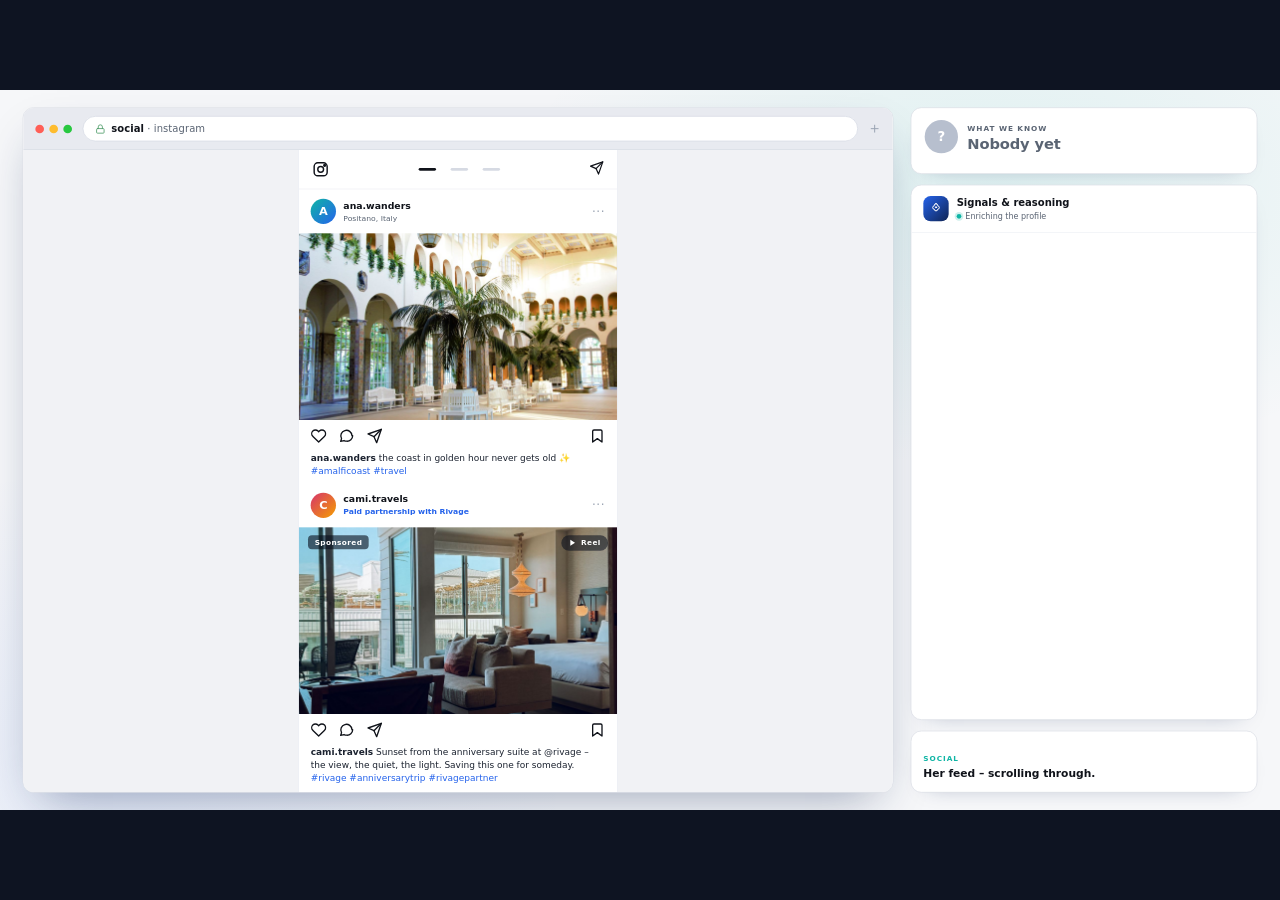
<file: demo/hospitality/journey/index.html>
<!DOCTYPE html>
<html lang="en">
<head>
<meta charset="utf-8" />
<meta name="viewport" content="width=device-width, initial-scale=1" />
<title>Rivage · Guest Journey</title>
<link rel="stylesheet" href="journey.css" />
</head>
<body>

<div class="stage">
  <main class="canvas">

    <!-- ═══════════════════ LEFT: the surface ═══════════════════ -->
    <section class="web-col">
      <div class="browser">

        <!-- Chrome: traffic lights + dynamic URL/label -->
        <div class="chrome">
          <div class="chrome__dots"><i></i><i></i><i></i></div>
          <div class="chrome__bar">
            <svg class="chrome__lock" viewBox="0 0 24 24" fill="none" stroke="currentColor" stroke-width="2" stroke-linecap="round" stroke-linejoin="round"><rect x="3" y="11" width="18" height="11" rx="2"/><path d="M7 11V7a5 5 0 0 1 10 0v4"/></svg>
            <span class="chrome__url"><b id="urlHost">rivage.com</b><span id="urlPath"></span></span>
          </div>
          <div class="chrome__tools">
            <svg viewBox="0 0 24 24" fill="none" stroke="currentColor" stroke-width="2" stroke-linecap="round" stroke-linejoin="round"><path d="M12 5v14"/><path d="M5 12h14"/></svg>
          </div>
        </div>

        <!-- Viewport hosts every surface; one is active at a time -->
        <div class="viewport">

          <!-- ═════════ SURFACE A: social feed (influencer Reel + friend post) ═════════ -->
          <div id="appSocial" class="app app--social">
            <div class="sof">
              <div class="sof__top">
                <span class="sof__logo"><svg viewBox="0 0 24 24" fill="none" stroke="currentColor" stroke-width="2" stroke-linecap="round" stroke-linejoin="round"><rect x="3" y="3" width="18" height="18" rx="5"/><circle cx="12" cy="12" r="4"/><circle cx="17.5" cy="6.5" r="1.2" fill="currentColor"/></svg></span>
                <span class="sof__tabs"><i class="is-on"></i><i></i><i></i></span>
                <span class="sof__ic"><svg viewBox="0 0 24 24" fill="none" stroke="currentColor" stroke-width="2" stroke-linecap="round" stroke-linejoin="round"><path d="M22 2 11 13"/><path d="M22 2l-7 20-4-9-9-4z"/></svg></span>
              </div>
              <div class="sof__feed">

                <!-- FILLER organic post (scrolled past on entry) -->
                <article class="post post--friend">
                  <div class="post__head">
                    <span class="post__ava"><span class="post__crest post__crest--friend">A</span></span>
                    <div class="post__id">
                      <span class="post__user">ana.wanders</span>
                      <span class="post__spon post__spon--plain">Positano, Italy</span>
                    </div>
                    <span class="post__dots">···</span>
                  </div>
                  <div class="post__media">
                    <img class="post__img" src="../../../assets/photos/rivage/lobby.jpg" alt="Friend's trip" />
                  </div>
                  <div class="post__actions">
                    <svg viewBox="0 0 24 24" fill="none" stroke="currentColor" stroke-width="2" stroke-linecap="round" stroke-linejoin="round"><path d="M20.8 4.6a5.5 5.5 0 0 0-7.8 0L12 5.6l-1-1a5.5 5.5 0 0 0-7.8 7.8l1 1L12 21l7.8-7.6 1-1a5.5 5.5 0 0 0 0-7.8z"/></svg>
                    <svg viewBox="0 0 24 24" fill="none" stroke="currentColor" stroke-width="2" stroke-linecap="round" stroke-linejoin="round"><path d="M21 11.5a8.4 8.4 0 0 1-9 8.3 9 9 0 0 1-4-1L3 20l1.3-4a8.4 8.4 0 1 1 15.7-4.5z"/></svg>
                    <svg viewBox="0 0 24 24" fill="none" stroke="currentColor" stroke-width="2" stroke-linecap="round" stroke-linejoin="round"><path d="M22 2 11 13"/><path d="M22 2l-7 20-4-9-9-4z"/></svg>
                    <svg class="post__save" viewBox="0 0 24 24" fill="none" stroke="currentColor" stroke-width="2" stroke-linecap="round" stroke-linejoin="round"><path d="M19 21l-7-5-7 5V5a2 2 0 0 1 2-2h10a2 2 0 0 1 2 2z"/></svg>
                  </div>
                  <div class="post__cap"><b>ana.wanders</b> the coast in golden hour never gets old ✨ <span class="post__tag">#amalficoast #travel</span></div>
                </article>

                <!-- INFLUENCER post – paid partnership with Rivage (sponsored Reel) -->
                <article class="post" id="influencerPost">
                  <div class="post__head">
                    <span class="post__ava"><span class="post__crest post__crest--inf">C</span></span>
                    <div class="post__id">
                      <span class="post__user">cami.travels</span>
                      <span class="post__spon">Paid partnership with Rivage</span>
                    </div>
                    <span class="post__dots">···</span>
                  </div>
                  <div class="post__media">
                    <img class="post__img" src="../../../assets/photos/rivage/suite-hero.jpg" alt="Anniversary suite at sunset" />
                    <span class="post__ad">Sponsored</span>
                    <span class="post__reel"><svg viewBox="0 0 24 24" fill="none" stroke="currentColor" stroke-width="2" stroke-linecap="round" stroke-linejoin="round"><polygon points="5 3 19 12 5 21 5 3" fill="currentColor" stroke="none"/></svg>Reel</span>
                  </div>
                  <div class="post__actions">
                    <svg viewBox="0 0 24 24" fill="none" stroke="currentColor" stroke-width="2" stroke-linecap="round" stroke-linejoin="round"><path d="M20.8 4.6a5.5 5.5 0 0 0-7.8 0L12 5.6l-1-1a5.5 5.5 0 0 0-7.8 7.8l1 1L12 21l7.8-7.6 1-1a5.5 5.5 0 0 0 0-7.8z"/></svg>
                    <svg viewBox="0 0 24 24" fill="none" stroke="currentColor" stroke-width="2" stroke-linecap="round" stroke-linejoin="round"><path d="M21 11.5a8.4 8.4 0 0 1-9 8.3 9 9 0 0 1-4-1L3 20l1.3-4a8.4 8.4 0 1 1 15.7-4.5z"/></svg>
                    <svg viewBox="0 0 24 24" fill="none" stroke="currentColor" stroke-width="2" stroke-linecap="round" stroke-linejoin="round"><path d="M22 2 11 13"/><path d="M22 2l-7 20-4-9-9-4z"/></svg>
                    <svg class="post__save" viewBox="0 0 24 24" fill="none" stroke="currentColor" stroke-width="2" stroke-linecap="round" stroke-linejoin="round"><path d="M19 21l-7-5-7 5V5a2 2 0 0 1 2-2h10a2 2 0 0 1 2 2z"/></svg>
                  </div>
                  <div class="post__cap"><b>cami.travels</b> Sunset from the anniversary suite at @rivage – the view, the quiet, the light. Saving this one for someday. <span class="post__tag">#rivage #anniversarytrip #rivagepartner</span></div>
                  <div class="post__cta">
                    <span class="post__shop">Plan your stay at Rivage</span>
                    <span class="post__tap"><svg viewBox="0 0 24 24" fill="none" stroke="currentColor" stroke-width="2" stroke-linecap="round" stroke-linejoin="round"><path d="M5 12h14"/><path d="m12 5 7 7-7 7"/></svg>Plan your stay</span>
                  </div>
                </article>

                <!-- ORGANIC friend post – normal, not sponsored -->
                <article class="post post--friend">
                  <div class="post__head">
                    <span class="post__ava"><span class="post__crest post__crest--friend">M</span></span>
                    <div class="post__id">
                      <span class="post__user">marco.and.lia</span>
                      <span class="post__spon post__spon--plain">Le Rivage · Côte d'Azur</span>
                    </div>
                    <span class="post__dots">···</span>
                  </div>
                  <div class="post__media">
                    <img class="post__img" src="../../../assets/photos/rivage/pool.jpg" alt="Friends at the resort pool" />
                  </div>
                  <div class="post__actions">
                    <svg viewBox="0 0 24 24" fill="none" stroke="currentColor" stroke-width="2" stroke-linecap="round" stroke-linejoin="round"><path d="M20.8 4.6a5.5 5.5 0 0 0-7.8 0L12 5.6l-1-1a5.5 5.5 0 0 0-7.8 7.8l1 1L12 21l7.8-7.6 1-1a5.5 5.5 0 0 0 0-7.8z"/></svg>
                    <svg viewBox="0 0 24 24" fill="none" stroke="currentColor" stroke-width="2" stroke-linecap="round" stroke-linejoin="round"><path d="M21 11.5a8.4 8.4 0 0 1-9 8.3 9 9 0 0 1-4-1L3 20l1.3-4a8.4 8.4 0 1 1 15.7-4.5z"/></svg>
                    <svg viewBox="0 0 24 24" fill="none" stroke="currentColor" stroke-width="2" stroke-linecap="round" stroke-linejoin="round"><path d="M22 2 11 13"/><path d="M22 2l-7 20-4-9-9-4z"/></svg>
                    <svg class="post__save" viewBox="0 0 24 24" fill="none" stroke="currentColor" stroke-width="2" stroke-linecap="round" stroke-linejoin="round"><path d="M19 21l-7-5-7 5V5a2 2 0 0 1 2-2h10a2 2 0 0 1 2 2z"/></svg>
                  </div>
                  <div class="post__cap"><b>marco.and.lia</b> best weekend away in ages ☀️ already plotting the next one. <span class="post__tag">#getaway #couplestrip</span></div>
                </article>

              </div>
            </div>
          </div>

          <!-- ═════════ SURFACE B: rivage.com (concierge + personalization) ═════════ -->
          <div id="appSite" class="app app--site">
            <nav class="snav">
              <span class="snav__brand">RIVAGE</span>
              <span class="snav__links"><span>Suites</span><span>Dining</span><span>Spa</span><span>The Resort</span><span>Offers</span></span>
              <span class="snav__right">
                <svg class="snav__ic" viewBox="0 0 24 24" fill="none" stroke="currentColor" stroke-width="2" stroke-linecap="round" stroke-linejoin="round"><circle cx="11" cy="11" r="7"/><path d="m21 21-4.3-4.3"/></svg>
              </span>
            </nav>

            <!-- WELCOME banner: Welcome, Elena + Sign in + Not you? -->
            <div id="welcomeBar" class="welcomebar">
              <span class="welcomebar__dot"></span>
              <span class="welcomebar__txt"><b>Welcome, Elena.</b></span>
              <span class="welcomebar__signin">Sign in</span>
              <span class="welcomebar__not">Not you?</span>
            </div>

            <div id="siteBody" class="site-body">
              <!-- PAGE: home (composes around her over the beats) -->
              <section id="pgHome" class="page">
                <div class="shero">
                  <img class="shero__img" id="heroImg" src="../../../assets/photos/rivage/suite-hero.jpg" alt="Rivage anniversary suite at sunset" />
                  <div class="shero__scrim"></div>
                  <div class="shero__copy">
                    <span class="shero__kicker" id="heroKicker">The suite from the Reel</span>
                    <h1 class="shero__title" id="heroTitle">The Riviera, at sunset</h1>
                    <p class="shero__sub" id="heroSub">Plan your stay with our concierge – suites, dining and the view you saw, arranged around you.</p>
                    <span class="shero__cta" id="heroCta">Plan with the concierge</span>
                  </div>
                </div>

                <!-- trip-status countdown (return / know-before-you-go visit) -->
                <div id="tripStatus" class="tripstat">
                  <div class="tripstat__l">
                    <span class="tripstat__k">Your anniversary trip</span>
                    <span class="tripstat__v">3 weeks away · late September · 3 nights</span>
                  </div>
                  <div class="tripstat__steps">
                    <span class="tstep is-done"><i></i>Booked</span>
                    <span class="tstep is-done"><i></i>Suite confirmed</span>
                    <span class="tstep is-now"><i></i>Know before you go</span>
                    <span class="tstep"><i></i>Arrival</span>
                  </div>
                </div>

                <!-- loyalty banner -->
                <div id="loyaltyBanner" class="loyb">
                  <svg viewBox="0 0 24 24" fill="none" stroke="currentColor" stroke-width="1.8" stroke-linecap="round" stroke-linejoin="round"><path d="M12 2l3 6 6 .8-4.5 4.2 1.2 6L12 16.8 6.3 19l1.2-6L3 8.8 9 8z"/></svg>
                  <span class="loyb__txt"><b>Rivage Cercle</b> – your celebration perks are ready.</span>
                  <span class="loyb__cta">View perks</span>
                </div>

                <!-- composed-for-her rail -->
                <div id="forYou" class="foryou">
                  <div class="foryou__head">
                    <span class="foryou__title">For your celebration</span>
                    <span class="foryou__note">Composed around your anniversary – suite, dining &amp; a sunset moment</span>
                  </div>
                  <div class="foryou__grid">
                    <article class="pcard">
                      <img class="pcard__img" src="../../../assets/photos/rivage/dining.jpg" alt="Signature dining" />
                      <div class="pcard__body">
                        <span class="pcard__tag">Signature dining</span>
                        <h3 class="pcard__name">Le Rivage · Tasting Menu</h3>
                        <p class="pcard__meta">Chef's table · sunset seating for two</p>
                      </div>
                    </article>
                    <article class="pcard">
                      <img class="pcard__img" src="../../../assets/photos/rivage/pool.jpg" alt="Sunset view moment" />
                      <div class="pcard__body">
                        <span class="pcard__tag">A sunset moment</span>
                        <h3 class="pcard__name">Golden-Hour Terrace</h3>
                        <p class="pcard__meta">Champagne &amp; the view from the Reel</p>
                      </div>
                    </article>
                  </div>
                </div>

                <!-- explore / merchandised packages (browse + return visit) -->
                <div id="packages" class="pkgs">
                  <div class="foryou__head">
                    <span class="foryou__title" id="pkgsTitle">Stays &amp; experiences</span>
                    <span class="foryou__note" id="pkgsNote">A few ways to make the trip yours</span>
                  </div>
                  <div class="pkgs__grid">
                    <article class="pcard">
                      <img class="pcard__img" src="../../../assets/photos/rivage/lobby.jpg" alt="Spa &amp; wellness" />
                      <div class="pcard__body"><span class="pcard__tag">Spa &amp; wellness</span><h3 class="pcard__name">Riviera Spa Ritual</h3><p class="pcard__meta">Couples' treatment · 90 min</p></div>
                    </article>
                    <article class="pcard">
                      <img class="pcard__img" src="../../../assets/photos/rivage/suite.jpg" alt="Sea-view suites" />
                      <div class="pcard__body"><span class="pcard__tag">Suites</span><h3 class="pcard__name">Sea-View Suites</h3><p class="pcard__meta">Top floor · private terrace</p></div>
                    </article>
                    <article class="pcard">
                      <img class="pcard__img" src="../../../assets/photos/rivage/dining.jpg" alt="Sommelier's dinner" />
                      <div class="pcard__body"><span class="pcard__tag">Dining</span><h3 class="pcard__name">Sommelier's Dinner</h3><p class="pcard__meta">Cellar pairing for two</p></div>
                    </article>
                  </div>
                </div>
              </section>
            </div>

            <!-- MERKURY recognition toast – top right -->
            <div id="merkToast" class="merktoast">
              <span class="merktoast__dot"></span>
              <span class="merktoast__txt">Recognized via dentsu.Audiences.</span>
            </div>

            <!-- ON-SITE CHAT WIDGET (customer-facing, anchored bottom-right) -->
            <div id="siteChat" class="schat">
              <div class="schat__head">
                <span class="schat__orb"><svg viewBox="0 0 24 24" fill="none" stroke="currentColor" stroke-width="1.8" stroke-linecap="round" stroke-linejoin="round"><path d="M12 3a3 3 0 0 1 3 3v1a3 3 0 0 1 0 6 3 3 0 0 1-6 0 3 3 0 0 1 0-6V6a3 3 0 0 1 3-3z"/><circle cx="12" cy="9.5" r="1.1" fill="currentColor"/></svg></span>
                <div class="schat__id">
                  <span class="schat__name">Rivage Concierge</span>
                  <span class="schat__status"><i></i>Online</span>
                </div>
                <span class="schat__min">–</span>
              </div>
              <div id="schatBody" class="schat__body"></div>
              <div class="schat__compose">
                <span class="schat__inp">Message the concierge…</span>
                <span class="schat__send"><svg viewBox="0 0 24 24" fill="none" stroke="currentColor" stroke-width="2" stroke-linecap="round" stroke-linejoin="round"><path d="M22 2 11 13"/><path d="M22 2l-7 20-4-9-9-4z"/></svg></span>
              </div>
            </div>
          </div>

          <!-- ═════════ SURFACE C: backend ops (profile + journey) ═════════ -->
          <div id="appOps" class="app app--ops">
            <div class="ops">
              <aside class="ops__side">
                <div class="ops__logo">
                  <svg viewBox="0 0 24 24" fill="none" stroke="currentColor" stroke-width="2" stroke-linecap="round" stroke-linejoin="round"><path d="M3 3h7v7H3z"/><path d="M14 3h7v7h-7z"/><path d="M14 14h7v7h-7z"/><path d="M3 14h7v7H3z"/></svg>
                  Marketing Ops
                </div>
                <nav class="ops__nav">
                  <span class="ops__navitem" data-nav="profiles"><svg viewBox="0 0 24 24" fill="none" stroke="currentColor" stroke-width="2" stroke-linecap="round" stroke-linejoin="round"><circle cx="12" cy="8" r="4"/><path d="M4 21c0-4 4-6 8-6s8 2 8 6"/></svg>Profiles</span>
                  <span class="ops__navitem" data-nav="journeys"><svg viewBox="0 0 24 24" fill="none" stroke="currentColor" stroke-width="2" stroke-linecap="round" stroke-linejoin="round"><path d="M3 12h4l3 8 4-16 3 8h4"/></svg>Journeys</span>
                  <span class="ops__navitem" data-nav="audiences"><svg viewBox="0 0 24 24" fill="none" stroke="currentColor" stroke-width="2" stroke-linecap="round" stroke-linejoin="round"><circle cx="9" cy="8" r="3"/><path d="M2 21c0-4 3.5-6 7-6s7 2 7 6"/><circle cx="18" cy="8" r="2.5"/></svg>Audiences</span>
                  <span class="ops__navitem" data-nav="messages"><svg viewBox="0 0 24 24" fill="none" stroke="currentColor" stroke-width="2" stroke-linecap="round" stroke-linejoin="round"><rect x="2" y="4" width="20" height="16" rx="2"/><path d="m22 6-10 7L2 6"/></svg>Messages</span>
                </nav>
                <div class="ops__env"><span class="ops__envdot"></span> Production workspace</div>
              </aside>

              <div class="ops__main">
                <div class="ops__toolbar">
                  <span id="opsTitle" class="ops__h">Profiles</span>
                  <span class="ops__crumb" id="opsCrumb">Profiles / Elena Rossi</span>
                  <span class="ops__spacer"></span>
                  <span id="opsRun" class="ops__runchip"><span class="ops__rundot"></span><span id="opsRunTxt">Resolved</span></span>
                </div>

                <div class="ops__work">

                  <!-- VIEW: complete profile -->
                  <div id="vProfile" class="opsview">
                    <div class="prof">
                      <div class="prof__head">
                        <div class="prof__avatar">E</div>
                        <div>
                          <div class="prof__name">Elena Rossi</div>
                          <div class="prof__sub">One unified profile · social + site + concierge · ID 0.96 confidence</div>
                        </div>
                        <span class="prof__chip">High value · consented</span>
                      </div>
                      <div class="prof__grid">
                        <div class="pfield"><span class="pfield__k">Identity</span><span class="pfield__v">Elena Rossi · elena.rossi@email.com</span></div>
                        <div class="pfield"><span class="pfield__k">Occasion</span><span class="pfield__v">Milestone 10th anniversary · special occasion</span></div>
                        <div class="pfield"><span class="pfield__k">Party</span><span class="pfield__v">Trip for two</span></div>
                        <div class="pfield"><span class="pfield__k">Preferences</span><span class="pfield__v">Anniversary suite with a view · signature dining</span></div>
                        <div class="pfield"><span class="pfield__k">Dates</span><span class="pfield__v">Late September · 3 nights (flexible)</span></div>
                        <div class="pfield"><span class="pfield__k">Loyalty</span><span class="pfield__v">Rivage Cercle · enrolled</span></div>
                        <div class="pfield"><span class="pfield__k">Channels</span><span class="pfield__v">Email · SMS · App · Site · Social · opted in</span></div>
                        <div class="pfield"><span class="pfield__k">Inbound media</span><span class="pfield__v">dentsu.Audiences · paid social Reel @cami.travels</span></div>
                        <div class="pfield pfield--flag"><span class="pfield__k">Specific request</span><span class="pfield__v">Surprise for her partner at the sunset dinner</span></div>
                      </div>
                      <div class="prov-row">
                        <span class="provb provb--store">social</span>
                        <span class="provb provb--mer">dentsu.Audiences</span>
                        <span class="provb provb--web">site + concierge</span>
                        <span class="provb provb--agent">handed to agent</span>
                      </div>
                    </div>
                  </div>

                  <!-- VIEW: 1:1 journey – full timeline + expandable creatives + decision -->
                  <div id="vJourney" class="opsview">
                    <div class="runhead">
                      <div class="runhead__orb"><span></span></div>
                      <div>
                        <div class="runhead__title">Agent designed a 5-week 1:1 journey for Elena</div>
                        <div class="runhead__sub">8 touchpoints across email · SMS · push · paid social – composed around her anniversary</div>
                      </div>
                      <span class="runhead__live">1:1 · 5 weeks</span>
                    </div>

                    <!-- TIMELINE: every touchpoint; multiple channels, some weeks with 2 -->
                    <div class="jtl">
                      <div class="jtl__head">
                        <span class="jtl__lab">The journey</span>
                        <span class="jtl__legend">
                          <span class="lg lg--email">Email</span>
                          <span class="lg lg--sms">SMS</span>
                          <span class="lg lg--push">Push</span>
                          <span class="lg lg--ad">Paid social</span>
                          <span class="lg lg--app">In-app</span>
                        </span>
                      </div>
                      <div class="jtl__track">
                        <!-- WK 1 -->
                        <div class="jwk">
                          <span class="jwk__lab">Wk 1</span>
                          <div id="tpEmail" class="tp tp--email">
                            <span class="tp__ic"><svg viewBox="0 0 24 24" fill="none" stroke="currentColor" stroke-width="2" stroke-linecap="round" stroke-linejoin="round"><rect x="3" y="5" width="18" height="14" rx="2"/><path d="m3 7 9 6 9-6"/></svg></span>
                            <span class="tp__b"><span class="tp__chan">Email</span><span class="tp__title">At sunset</span></span>
                          </div>
                          <div class="tp tp--ad">
                            <span class="tp__ic"><svg viewBox="0 0 24 24" fill="none" stroke="currentColor" stroke-width="2" stroke-linecap="round" stroke-linejoin="round"><path d="M3 11v2a1 1 0 0 0 1 1h3l5 4V6L7 10H4a1 1 0 0 0-1 1z"/><path d="M17 9a4 4 0 0 1 0 6"/></svg></span>
                            <span class="tp__b"><span class="tp__chan">Paid social</span><span class="tp__title">Retarget</span></span>
                          </div>
                        </div>
                        <!-- WK 2 -->
                        <div class="jwk">
                          <span class="jwk__lab">Wk 2</span>
                          <div class="tp tp--sms">
                            <span class="tp__ic"><svg viewBox="0 0 24 24" fill="none" stroke="currentColor" stroke-width="2" stroke-linecap="round" stroke-linejoin="round"><path d="M21 11.5a8.4 8.4 0 0 1-9 8.3 9 9 0 0 1-4-1L3 20l1.3-4a8.4 8.4 0 1 1 15.7-4.5z"/></svg></span>
                            <span class="tp__b"><span class="tp__chan">SMS</span><span class="tp__title">Concierge</span></span>
                          </div>
                        </div>
                        <!-- WK 3 -->
                        <div class="jwk">
                          <span class="jwk__lab">Wk 3</span>
                          <div id="tpSms" class="tp tp--sms">
                            <span class="tp__ic"><svg viewBox="0 0 24 24" fill="none" stroke="currentColor" stroke-width="2" stroke-linecap="round" stroke-linejoin="round"><path d="M21 11.5a8.4 8.4 0 0 1-9 8.3 9 9 0 0 1-4-1L3 20l1.3-4a8.4 8.4 0 1 1 15.7-4.5z"/></svg></span>
                            <span class="tp__b"><span class="tp__chan">SMS</span><span class="tp__title">Dinner set</span></span>
                          </div>
                          <div class="tp tp--app">
                            <span class="tp__ic"><svg viewBox="0 0 24 24" fill="none" stroke="currentColor" stroke-width="2" stroke-linecap="round" stroke-linejoin="round"><rect x="6" y="2" width="12" height="20" rx="3"/><path d="M11 18h2"/></svg></span>
                            <span class="tp__b"><span class="tp__chan">In-app</span><span class="tp__title">Itinerary</span></span>
                          </div>
                        </div>
                        <!-- WK 4 -->
                        <div class="jwk">
                          <span class="jwk__lab">Wk 4</span>
                          <div class="tp tp--email">
                            <span class="tp__ic"><svg viewBox="0 0 24 24" fill="none" stroke="currentColor" stroke-width="2" stroke-linecap="round" stroke-linejoin="round"><rect x="3" y="5" width="18" height="14" rx="2"/><path d="m3 7 9 6 9-6"/></svg></span>
                            <span class="tp__b"><span class="tp__chan">Email</span><span class="tp__title">Before you go</span></span>
                          </div>
                        </div>
                        <!-- WK 5 -->
                        <div class="jwk">
                          <span class="jwk__lab">Wk 5</span>
                          <div id="tpPush" class="tp tp--push">
                            <span class="tp__ic"><svg viewBox="0 0 24 24" fill="none" stroke="currentColor" stroke-width="2" stroke-linecap="round" stroke-linejoin="round"><path d="M18 8a6 6 0 0 0-12 0c0 7-3 9-3 9h18s-3-2-3-9"/><path d="M13.7 21a2 2 0 0 1-3.4 0"/></svg></span>
                            <span class="tp__b"><span class="tp__chan">Push</span><span class="tp__title">Surprise set</span></span>
                          </div>
                          <div class="tp tp--email">
                            <span class="tp__ic"><svg viewBox="0 0 24 24" fill="none" stroke="currentColor" stroke-width="2" stroke-linecap="round" stroke-linejoin="round"><rect x="3" y="5" width="18" height="14" rx="2"/><path d="m3 7 9 6 9-6"/></svg></span>
                            <span class="tp__b"><span class="tp__chan">Email</span><span class="tp__title">See you soon</span></span>
                          </div>
                        </div>
                      </div>
                    </div>

                    <!-- STAGE: swaps per beat (overview → expand email → SMS → push → decision) -->
                    <div class="jstage">

                      <!-- OVERVIEW -->
                      <div id="jOverview" class="jpanel">
                        <div class="jover">
                          <div class="jover__stat"><b>8</b><span>touchpoints</span></div>
                          <div class="jover__stat"><b>4</b><span>channels</span></div>
                          <div class="jover__stat"><b>5</b><span>weeks</span></div>
                          <div class="jover__stat"><b>1:1</b><span>personalized</span></div>
                        </div>
                        <div class="jwhy">
                          <div class="jwhy__h">The agent's reasoning</div>
                          <p class="jwhy__p"><b>A milestone anniversary, trip for two</b> – fully consented, high intent from the inbound Reel. The agent spreads the touchpoints across <b>email, SMS, push and paid social</b> – building the celebration (no generic promos): the <b>suite from the Reel</b> confirmed up front and her <b>sunset-dinner surprise</b> handled. Tap any touchpoint to see the creative.</p>
                        </div>
                      </div>

                      <!-- EMAIL creative (expanded from Wk 1) -->
                      <div id="jEmail" class="jpanel">
                        <div class="creative">
                          <span class="cretag cretag--email">Wk 1 · Email · expanded</span>
                          <div class="creative__row">
                            <div class="bigmail">
                              <div class="bigmail__bar"><span class="bigmail__crest">R</span><span class="bigmail__from">Rivage <span>&lt;concierge@rivage.com&gt;</span></span></div>
                              <div class="bigmail__hero"><img src="../../../assets/photos/rivage/suite-hero.jpg" alt="Anniversary suite at sunset" /><span class="bigmail__k">For your anniversary</span></div>
                              <div class="bigmail__b">
                                <h3 class="bigmail__subj">Your anniversary suite, at sunset</h3>
                                <p class="bigmail__copy">The suite from the Reel – <b>held for your celebration</b>. Here's everything we're arranging, and your <b>Rivage Cercle</b> perks.</p>
                                <span class="bigmail__cta">View your trip</span>
                              </div>
                            </div>
                            <div class="cwhy">
                              <div class="cwhy__h">Why this send</div>
                              <p class="cwhy__p">Confirms the celebration up front – the exact <b>suite from the Reel</b>, her dates, her Cercle perks. Reassurance, not a promo.</p>
                              <div class="cwhy__chips"><span class="cwhy__chip">Wk 1 · Owned</span><span class="cwhy__chip">Confirmation</span></div>
                            </div>
                          </div>
                        </div>
                      </div>

                      <!-- SMS creative (expanded from Wk 3) -->
                      <div id="jSms" class="jpanel">
                        <div class="creative">
                          <span class="cretag cretag--sms">Wk 3 · SMS · expanded</span>
                          <div class="creative__row">
                            <div class="bigsms">
                              <div class="bigsms__from">Rivage</div>
                              <div class="bigsms__bub">Your <b>sunset dinner is set</b>, Elena – Le Rivage, golden hour. You'll earn <b>Cercle points</b> on this stay. Reply to adjust → <span class="bigsms__link">rivage.co/trip</span></div>
                              <div class="bigsms__time">Text message · now</div>
                            </div>
                            <div class="cwhy">
                              <div class="cwhy__h">Why this send</div>
                              <p class="cwhy__p">A timely, low-friction confirmation – the <b>sunset dinner</b> locked to golden hour, Cercle points noted. Short and reply-able.</p>
                              <div class="cwhy__chips"><span class="cwhy__chip">Wk 3 · SMS</span><span class="cwhy__chip">Confirmation / nudge</span></div>
                            </div>
                          </div>
                        </div>
                      </div>

                      <!-- PUSH creative (expanded from Wk 5) -->
                      <div id="jPush" class="jpanel">
                        <div class="creative">
                          <span class="cretag cretag--push">Wk 5 · Push · expanded</span>
                          <div class="creative__row">
                            <div class="bigpush">
                              <div class="bigpush__card">
                                <div class="bigpush__top"><span class="bigpush__ic">R</span><span class="bigpush__app">RIVAGE</span><span class="bigpush__now">now</span></div>
                                <span class="bigpush__t">A surprise is arranged for the table</span>
                                <span class="bigpush__bd">Champagne &amp; a handwritten note, timed to golden hour. Nothing more to do.</span>
                                <img class="bigpush__thumb" src="../../../assets/photos/rivage/dining.jpg" alt="Sunset dinner" />
                              </div>
                            </div>
                            <div class="cwhy">
                              <div class="cwhy__h">Why this send</div>
                              <p class="cwhy__p">The emotional payoff – her <b>surprise request</b>, handled. Timed to the trip, nothing left for her to do.</p>
                              <div class="cwhy__chips"><span class="cwhy__chip">Wk 5 · Push</span><span class="cwhy__chip">Delight / in-stay</span></div>
                            </div>
                          </div>
                        </div>
                      </div>

                      <!-- DECISION fork -->
                      <div id="jDecision" class="jpanel">
                        <div class="brfork">
                          <div class="brstem">Then the agent plans for what's next</div>
                          <div class="brcols">
                            <div class="brcol brcol--buy">
                              <div class="brcol__h"><span class="brcol__cond">Completes the trip</span><span class="brcol__arrow">→ Loyalty &amp; next-trip</span></div>
                              <ul class="brlist">
                                <li><b>In-stay touches</b> – the surprise readied, dining &amp; spa sequenced</li>
                                <li><b>Cercle loyalty</b> – points on the stay &amp; member perks</li>
                                <li><b>Next trip</b> – an anniversary invitation for next year</li>
                              </ul>
                            </div>
                            <div class="brcol brcol--re">
                              <div class="brcol__h"><span class="brcol__cond">Plans stall</span><span class="brcol__arrow">→ Re-engage / win-back</span></div>
                              <ul class="brlist">
                                <li><b>Gentle reminder</b> – her suite &amp; dates, still held</li>
                                <li><b>Flexible options</b> – alternate dates &amp; a sweetened rate</li>
                                <li><b>Concierge nudge</b> – one tap back to finish planning</li>
                              </ul>
                            </div>
                          </div>
                        </div>
                      </div>

                    </div>
                  </div>

                </div>
              </div>
            </div>
          </div>

        </div>
      </div>
    </section>

    <!-- ═══════════════════ RIGHT: profile + explainability feed ═══════════════════ -->
    <aside class="agent">

      <!-- profile card -->
      <div id="profile" class="profile">
        <div class="profile__top">
          <div id="avatar" class="profile__avatar">?</div>
          <div class="profile__who">
            <span class="profile__kicker">What we know</span>
            <span class="profile__name"><span class="anon">Nobody yet</span><span class="known">Elena</span></span>
          </div>
        </div>
        <div class="profile__facts">
          <div id="fAudiences" class="fact"><span class="fact__k">dentsu.Audiences</span><span class="fact__v">Inbound media · Reel @cami.travels</span></div>
          <div id="fOccasion" class="fact"><span class="fact__k">Occasion</span><span class="fact__v">10th anniversary · trip for two</span></div>
          <div id="fPrefs" class="fact"><span class="fact__k">Preferences</span><span class="fact__v">Suite with a view · signature dining</span></div>
          <div id="fDates" class="fact"><span class="fact__k">Dates</span><span class="fact__v">Late September · 3 nights</span></div>
          <div id="fConsent" class="fact"><span class="fact__k">Consent</span><span class="fact__v">Email · SMS · App · Cercle loyalty</span></div>
          <div id="fRequest" class="fact"><span class="fact__k">Request</span><span class="fact__v">A surprise at the sunset dinner</span></div>
        </div>
      </div>

      <!-- explainability / profile-building feed (NOT a chat) -->
      <div class="signals">
        <div class="signals__head">
          <div class="signals__orb"><svg viewBox="0 0 24 24" fill="none" stroke="currentColor" stroke-width="1.8" stroke-linecap="round" stroke-linejoin="round"><path d="M12 3a3 3 0 0 1 3 3v1a3 3 0 0 1 0 6 3 3 0 0 1-6 0 3 3 0 0 1 0-6V6a3 3 0 0 1 3-3z"/><circle cx="12" cy="9.5" r="1.1" fill="currentColor"/></svg></div>
          <div class="signals__id"><span class="signals__name">Signals &amp; reasoning</span><span class="signals__status"><i></i>Enriching the profile</span></div>
        </div>
        <div id="feed" class="feed"></div>
      </div>

      <!-- caption -->
      <div class="agent__foot">
        <div class="cap">
          <span id="capKicker" class="cap__kicker">Social · influencer</span>
          <span id="capText" class="cap__text">It starts on social – a creator's Reel.</span>
        </div>
      </div>

    </aside>

  </main>
</div>

<script type="module">
import { startSceneRuntime } from '../../scene-runtime.js';

const $ = (id) => document.getElementById(id);

/* ── Entry-animation harness ─────────────────────────────────────────
   renderBeat always paints each beat's FINAL state first (reversibility +
   scrubbing stay correct). Entry animations REPLAY the transition only when
   advancing forward. Every renderBeat bumps __anim; in-flight async loops
   see a newer token and bail, leaving the final state intact. */
let __anim = 0;
const __reduce = !!(window.matchMedia && window.matchMedia('(prefers-reduced-motion: reduce)').matches);
const __sleep = (ms) => new Promise((r) => setTimeout(r, ms));

function __tween(el, to, dur, tok) {
  const from = el.scrollTop, t0 = performance.now();
  (function step(now) {
    if (tok !== __anim) return;
    const t = Math.min(1, (now - t0) / dur);
    const e = t < 0.5 ? 2*t*t : 1 - Math.pow(-2*t + 2, 2) / 2;
    el.scrollTop = from + (to - from) * e;
    if (t < 1) requestAnimationFrame(step);
  })(t0);
}
function __typingBubble(ai) {
  const d = document.createElement('div');
  d.className = 'sbub ' + (ai ? 'sbub--ai' : 'sbub--user') + ' sbub--typing';
  d.innerHTML = '<span></span><span></span><span></span>';
  return d;
}
async function __revealChat(body, tok) {
  if (!body) return;
  body.querySelectorAll('.sbub--typing').forEach((t) => t.remove());
  const bubs = [...body.querySelectorAll('.sbub')];
  const showAll = () => bubs.forEach((b) => { b.style.display = ''; b.style.animation = ''; });
  bubs.forEach((b) => { b.style.display = 'none'; });
  for (const bub of bubs) {
    const ai = bub.classList.contains('sbub--ai');
    // both sides "type": the agent ~fixed, the guest thinks a beat longer on
    // longer replies — with their own (user-side) typing indicator.
    const think = ai ? 820 : Math.min(1700, Math.max(800, (bub.textContent || '').length * 15));
    const dots = __typingBubble(ai);
    body.appendChild(dots); body.scrollTop = body.scrollHeight;
    await __sleep(think);
    dots.remove();
    if (tok !== __anim) { showAll(); return; }
    bub.style.display = '';
    bub.style.animation = 'bubin .28s ease both';
    body.scrollTop = body.scrollHeight;
    await __sleep(190);
    if (tok !== __anim) { showAll(); return; }
  }
}

/* ─────────────────────────────────────────────────────────────────
   13 beats (total: 12, indices 0–12). renderBeat recomputes EVERYTHING
   from the BEATS table each call – fully reversible, no element
   depends on prior-beat DOM. Every visual is toggled on AND off.

   Hospitality is SOCIAL-FIRST (no in-store clienteling act): the rich
   capture happens through the concierge trip-planning conversation,
   which plays on an ON-SITE CHAT WIDGET (rivage.com surface),
   customer-facing. The right rail carries an EXPLAINABILITY feed –
   the SYSTEM enriching the profile – never Elena's words, no chat
   bubbles.

   Surfaces:  social | site | ops
   On-site chat: lives INSIDE the site surface (customer-facing).
   Right rail: profile facts (cumulative) + EXPLAINABILITY feed
               (icon + reasoning line + signal/source tag – NOT chat
               bubbles) + progress dots + caption.
   ───────────────────────────────────────────────────────────────── */

// Cumulative explainability feed – beat N shows entries [0..feedTo].
// Each entry: a signal type, the reasoning line, and a source tag.
// These are the SYSTEM thinking/enriching – never a conversation.
const SIGNAL = [
  // 0 – influencer feed
  { type:'audience', icon:'target',
    text:'Served to a <b>high-intent travel audience</b> – a creator\'s Reel, a Rivage paid partnership. Inbound creator signal opens the relationship.',
    tag:'Paid social · audience' },
  // 1 – arrives + browses
  { type:'recognize', icon:'spark',
    text:'She lands on rivage.com and is <b>recognized via dentsu.Audiences</b> – inbound paid media carried from @cami.travels. Browsing stays &amp; experiences.',
    tag:'dentsu.Audiences · inbound media' },
  // 2 – concierge chat: occasion + preferences
  { type:'note', icon:'note',
    text:'Captured from the concierge chat – <b>10th anniversary, trip for two</b>, <b>suite with a view + signature dining</b>, <b>late September</b>.',
    tag:'Concierge chat · capture' },
  // 3 – books + opts in
  { type:'order', icon:'check',
    text:'She <b>confirms the stay</b> and opts into <b>email · SMS · app · Cercle</b>. Booking made – the relationship is owned now, not rented.',
    tag:'Booking · consent · loyalty' },
  // 4 – the specific ask
  { type:'signal', icon:'chat',
    text:'New signal from the chat – a request for a <b>surprise at the sunset dinner</b>. Logged against the plan and routed to the on-property team – <b>intent</b>, not a ticket.',
    tag:'On-site chat · request' },
  // 5 – return / know-before-you-go
  { type:'recognize', icon:'spark',
    text:'Weeks later she returns – <b>recognized via dentsu.Audiences</b>. The site composes around the trip: a <b>countdown</b>, her suite, and curated add-ons. White-glove.',
    tag:'dentsu.Audiences · return visit' },
  // 6 – complete profile
  { type:'profile', icon:'profile',
    text:'All signals assembled into <b>one complete profile</b> – occasion, preferences, party of two, dates, channels, Cercle loyalty, dentsu.Audiences inbound media, and the sunset-dinner surprise.',
    tag:'Profile · unified' },
  // 7 – journey overview
  { type:'journey', icon:'route',
    text:'Agent composes a <b>5-week 1:1 journey</b> – 8 touchpoints across <b>email, SMS, push &amp; paid social</b>, spread around the celebration.',
    tag:'Agent · 1:1 journey' },
  // 8 – email creative
  { type:'engage', icon:'mail',
    text:'<b>Wk 1 · Email</b> – confirms the celebration: the suite from the Reel, her dates, her Cercle perks. Reassurance, not a promo.',
    tag:'Creative · email' },
  // 9 – sms creative
  { type:'signal', icon:'chat',
    text:'<b>Wk 3 · SMS</b> – the sunset dinner locked to golden hour, Cercle points noted. Short and reply-able.',
    tag:'Creative · SMS' },
  // 10 – push creative
  { type:'order', icon:'bell',
    text:'<b>Wk 5 · Push</b> – her surprise request, handled and timed to the trip. The emotional payoff.',
    tag:'Creative · push' },
  // 11 – decision
  { type:'profile', icon:'route',
    text:'The agent <b>plans the branch</b>: completes the trip → loyalty &amp; next-trip, plans stall → re-engage / win-back.',
    tag:'Agent · decision' },
];

const ICONS = {
  target: '<circle cx="12" cy="12" r="9"/><circle cx="12" cy="12" r="5"/><circle cx="12" cy="12" r="1.4" fill="currentColor"/>',
  search: '<circle cx="11" cy="11" r="7"/><path d="m21 21-4.3-4.3"/>',
  spark:  '<path d="M12 3a3 3 0 0 1 3 3v1a3 3 0 0 1 0 6 3 3 0 0 1-6 0 3 3 0 0 1 0-6V6a3 3 0 0 1 3-3z"/><circle cx="12" cy="9.5" r="1.1" fill="currentColor"/>',
  note:   '<path d="M4 4h12l4 4v12a0 0 0 0 1 0 0H4z"/><path d="M8 11h8"/><path d="M8 15h6"/>',
  check:  '<circle cx="12" cy="12" r="9"/><polyline points="8.5 12 11 14.5 16 9"/>',
  mail:   '<rect x="3" y="5" width="18" height="14" rx="2"/><path d="m3 7 9 6 9-6"/>',
  chat:   '<path d="M21 11.5a8.4 8.4 0 0 1-9 8.3 9 9 0 0 1-4-1L3 20l1.3-4a8.4 8.4 0 1 1 15.7-4.5z"/>',
  profile:'<circle cx="12" cy="8" r="4"/><path d="M4 21c0-4 4-6 8-6s8 2 8 6"/>',
  route:  '<circle cx="6" cy="6" r="2.4"/><circle cx="18" cy="18" r="2.4"/><path d="M8 6h6a4 4 0 0 1 0 8H8a4 4 0 0 0 0 8h2"/>',
  bell:   '<path d="M18 8a6 6 0 0 0-12 0c0 7-3 9-3 9h18s-3-2-3-9"/><path d="M13.7 21a2 2 0 0 1-3.4 0"/>',
};

// On-site chat widget (rivage.com) – the customer-facing concierge thread.
// Keyed by beat index. Each beat shows that beat's EXCHANGE as a window (not the
// whole cumulative history) so the customer's own messages stay visible – you
// watch the conversation happen, exchange by exchange.
const CHAT = {
  // beat 3 – occasion + preferences
  3: [
    { who:'ai',   html:'Welcome to Rivage. I\'m your concierge – I can help plan the whole trip. What\'s the occasion?' },
    { who:'user', html:'It\'s our <b>10th anniversary</b> – a trip for just the two of us. I\'d love an <b>anniversary suite with a view</b>, and somewhere special for dinner. <b>Late September</b>, if that works.' },
    { who:'ai',   html:'A milestone – congratulations. I\'ve noted a <b>suite with a view</b> and our <b>signature dining</b> for two, around late September.' },
  ],
  // beat 4 – confirm + opt in + book
  4: [
    { who:'ai',   html:'Shall I <b>confirm the suite and dining</b>, send details by <b>email &amp; SMS</b>, set you up in the <b>app</b>, and add <b>Rivage Cercle</b> for celebration perks?' },
    { who:'user', html:'Yes to all of it.' },
    { who:'ai',   html:'All set – your anniversary stay is <b>confirmed</b> and you\'re opted in. I\'ll have rivage.com ready around your celebration.' },
  ],
  // beat 5 – the specific ask
  5: [
    { who:'ai',   html:'Anything else I can arrange for the trip?' },
    { who:'user', html:'One more thing – can you arrange a small <b>surprise for my partner at the sunset dinner</b>?' },
    { who:'ai',   html:'A lovely idea. I\'ll arrange a champagne toast and a handwritten note timed to golden hour at Le Rivage, and brief the team. It\'s on your plan – nothing more to do.' },
  ],
};

const BEATS = [
  { // 0 – Social feed, resting at the top (arrow/click engages the scroll)
    surface:'social', host:'social', url:' · instagram', socialTop:true,
    known:false, facts:[],
    feedTo:-1, kicker:'Social', caption:'Her feed – scrolling through.',
  },
  { // 1 – Scroll lands on the influencer post (Reel + friend post below)
    surface:'social', host:'social', url:' · instagram', socialScroll:true,
    known:false, facts:[],
    feedTo:0, kicker:'Social · influencer', caption:'An influencer she follows – a paid partnership with Rivage, plus a friend\'s post below.',
  },
  { // 2 – Arrives + recognized, browses stays & experiences (chat closed)
    surface:'site', host:'rivage.com', url:'', page:'home', chat:false,
    welcome:true, merk:false, loyalty:false, foryou:false, packages:true, pkgs:'explore', tripStatus:false, heroMode:'plain',
    known:false, facts:['fAudiences'],
    feedTo:1, kicker:'Arrives', caption:'She comes to plan – recognized, and browsing stays & experiences.',
  },
  { // 3 – Concierge chat: occasion + preferences
    surface:'site', host:'rivage.com', url:'/?chat=concierge', page:'home', chat:true,
    welcome:true, merk:false, loyalty:false, foryou:false, packages:true, pkgs:'explore', tripStatus:false, heroMode:'plain',
    known:true, facts:['fAudiences','fOccasion','fPrefs','fDates'],
    feedTo:2, kicker:'Trip planning', caption:'She tells the concierge the occasion and what she wants – captured live.',
  },
  { // 4 – Confirms + opts in + books (on-site chat)
    surface:'site', host:'rivage.com', url:'/?chat=concierge', page:'home', chat:true,
    welcome:true, merk:false, loyalty:false, foryou:false, packages:true, pkgs:'explore', tripStatus:false, heroMode:'plain',
    known:true, facts:['fAudiences','fOccasion','fPrefs','fDates','fConsent'],
    feedTo:3, kicker:'Books + opts in', caption:'She confirms the stay and opts in – the booking is made, in the chat.',
  },
  { // 5 – The specific ask (on-site chat)
    surface:'site', host:'rivage.com', url:'/?chat=concierge', page:'home', chat:true,
    welcome:true, merk:false, loyalty:false, foryou:false, packages:true, pkgs:'explore', tripStatus:false, heroMode:'plain',
    known:true, facts:['fAudiences','fOccasion','fPrefs','fDates','fConsent','fRequest'],
    feedTo:4, kicker:'One more ask', caption:'One more ask – a surprise for her partner at the sunset dinner.',
  },
  { // 6 – A few weeks later: know-before-you-go return (personalized, white-glove)
    surface:'site', host:'rivage.com', url:'/trip', page:'home', chat:false,
    welcome:true, merk:true, loyalty:true, foryou:true, packages:true, pkgs:'curated', tripStatus:true, heroMode:'return',
    known:true, facts:['fAudiences','fOccasion','fPrefs','fDates','fConsent','fRequest'],
    feedTo:5, kicker:'A few weeks later', caption:'She returns – the site composes around the trip: countdown, her suite, curated add-ons.',
  },
  { // 7 – One complete profile
    surface:'ops', host:'rivage-marketing-ops.cloud', url:'/profiles/elena',
    opsView:'profile', opsTitle:'Profiles', opsCrumb:'Profiles / Elena Rossi', opsRun:'Complete',
    known:true, facts:['fAudiences','fOccasion','fPrefs','fDates','fConsent','fRequest'],
    feedTo:6, kicker:'Complete profile', caption:'One complete profile – Elena\'s celebration, understood.',
  },
  { // 8 – 1:1 journey overview (full timeline)
    surface:'ops', host:'rivage-marketing-ops.cloud', url:'/journeys/elena',
    opsView:'journey', opsTitle:'Journeys', opsCrumb:'Journeys / Elena · 1:1', opsRun:'Designed · 1:1',
    jStage:'over', jActive:null,
    known:true, facts:['fAudiences','fOccasion','fPrefs','fDates','fConsent','fRequest'],
    feedTo:7, kicker:'1:1 journey', caption:'A 5-week, multi-channel 1:1 journey – 8 touchpoints.',
  },
  { // 9 – expand the Wk 1 email creative
    surface:'ops', host:'rivage-marketing-ops.cloud', url:'/journeys/elena/wk1-email',
    opsView:'journey', opsTitle:'Journeys', opsCrumb:'Journeys / Elena · Wk 1 · Email', opsRun:'Creative · email',
    jStage:'email', jActive:'email',
    known:true, facts:['fAudiences','fOccasion','fPrefs','fDates','fConsent','fRequest'],
    feedTo:8, kicker:'Creative · email', caption:'Expand the Wk 1 email – the celebration, confirmed up front.',
  },
  { // 10 – expand the Wk 3 SMS creative
    surface:'ops', host:'rivage-marketing-ops.cloud', url:'/journeys/elena/wk3-sms',
    opsView:'journey', opsTitle:'Journeys', opsCrumb:'Journeys / Elena · Wk 3 · SMS', opsRun:'Creative · SMS',
    jStage:'sms', jActive:'sms',
    known:true, facts:['fAudiences','fOccasion','fPrefs','fDates','fConsent','fRequest'],
    feedTo:9, kicker:'Creative · SMS', caption:'Expand the Wk 3 SMS – the sunset dinner, locked to golden hour.',
  },
  { // 11 – expand the Wk 5 push creative
    surface:'ops', host:'rivage-marketing-ops.cloud', url:'/journeys/elena/wk5-push',
    opsView:'journey', opsTitle:'Journeys', opsCrumb:'Journeys / Elena · Wk 5 · Push', opsRun:'Creative · push',
    jStage:'push', jActive:'push',
    known:true, facts:['fAudiences','fOccasion','fPrefs','fDates','fConsent','fRequest'],
    feedTo:10, kicker:'Creative · push', caption:'Expand the Wk 5 push – her surprise, handled and timed.',
  },
  { // 12 – decision fork
    surface:'ops', host:'rivage-marketing-ops.cloud', url:'/journeys/elena/decision',
    opsView:'journey', opsTitle:'Journeys', opsCrumb:'Journeys / Elena · Decision', opsRun:'Decision',
    jStage:'decision', jActive:null,
    known:true, facts:['fAudiences','fOccasion','fPrefs','fDates','fConsent','fRequest'],
    feedTo:11, kicker:'Agent decision', caption:'Then the agent plans for what\'s next.',
  },
];

const SURFACES = { social:'appSocial', site:'appSite', ops:'appOps' };
const FACTS = ['fAudiences','fOccasion','fPrefs','fDates','fConsent','fRequest'];
const PAGES = { home:'pgHome' };
const OPSVIEWS = { profile:'vProfile', journey:'vJourney' };
const OPSNAV = { profile:'profiles', journey:'journeys' };
const JPANELS = { over:'jOverview', email:'jEmail', sms:'jSms', push:'jPush', decision:'jDecision' };
const JTPS = { email:'tpEmail', sms:'tpSms', push:'tpPush' };

const HERO = {
  plain: {
    kicker:'The suite from the Reel',
    title:'The Riviera, at sunset',
    sub:'Plan your stay with our concierge – suites, dining and the view you saw, arranged around you.',
    cta:'Plan with the concierge',
  },
  return: {
    kicker:'Your anniversary · 3 weeks away',
    title:'Everything\'s ready for your celebration',
    sub:'Your suite from the Reel is confirmed and the sunset surprise is arranged. A few curated touches to consider before you go.',
    cta:'View your itinerary',
  },
};

const PKGS = {
  explore: { title:'Stays & experiences', note:'A few ways to make the trip yours' },
  curated: { title:'Recommended for your trip', note:'Curated for your celebration – spa, suites & a sommelier\'s dinner' },
};

function renderBeat(index, direction) {
  const i = Math.max(0, Math.min(index, BEATS.length - 1));
  const b = BEATS[i];
  const tok = ++__anim;   // bump every call so stale forward-animations bail

  // ── Surface switch (every surface toggled on/off each call) ──
  Object.entries(SURFACES).forEach(([key, id]) => {
    $(id).classList.toggle('is-on', b.surface === key);
  });

  // ── Chrome URL/label ──
  $('urlHost').textContent = b.host === 'social' ? 'social' : b.host;
  $('urlPath').textContent = b.url || '';

  // ── Social feed resting scroll: top beat rests at top, scroll beat rests on the influencer ──
  if (b.surface === 'social') {
    const f = document.querySelector('#appSocial .sof__feed'); const inf = $('influencerPost');
    if (f && inf) f.scrollTop = b.socialScroll ? Math.max(0, inf.offsetTop - 14) : 0;
  }

  // ── Consumer site: page + welcome banner + dentsu.Audiences toast + hero + rails ──
  Object.entries(PAGES).forEach(([key, id]) => {
    $(id).classList.toggle('is-on', b.surface === 'site' && b.page === key);
  });
  $('welcomeBar').classList.toggle('is-on', !!b.welcome);
  $('merkToast').classList.toggle('is-on', !!b.merk);
  $('loyaltyBanner').classList.toggle('is-on', !!b.loyalty);
  $('forYou').classList.toggle('is-on', !!b.foryou);
  $('tripStatus').classList.toggle('is-on', !!b.tripStatus);
  $('packages').classList.toggle('is-on', !!b.packages);
  const pk = PKGS[b.pkgs] || PKGS.explore;
  $('pkgsTitle').textContent = pk.title;
  $('pkgsNote').textContent = pk.note;

  // ── On-site chat widget (customer-facing concierge thread) ──
  // Only (re)build when the chat is shown; on exit, leave the last exchange in
  // place so the widget fades out populated instead of blanking.
  $('siteChat').classList.toggle('is-open', !!b.chat);
  if (b.chat) {
    const sb = $('schatBody');
    sb.innerHTML = '';
    (CHAT[i] || []).forEach((line) => {
      const bub = document.createElement('div');
      bub.className = 'sbub sbub--' + line.who;
      bub.innerHTML = line.html;
      sb.appendChild(bub);
    });
    requestAnimationFrame(() => { sb.scrollTop = sb.scrollHeight; });
  }

  const hero = HERO[b.heroMode] || HERO.plain;
  $('heroKicker').textContent = hero.kicker;
  $('heroTitle').textContent = hero.title;
  $('heroSub').textContent = hero.sub;
  $('heroCta').textContent = hero.cta;

  // ── Backend ops: view + toolbar + sidebar highlight ──
  Object.entries(OPSVIEWS).forEach(([key, id]) => {
    $(id).classList.toggle('is-on', b.surface === 'ops' && b.opsView === key);
  });
  $('opsTitle').textContent = b.opsTitle || '';
  $('opsCrumb').textContent = b.opsCrumb || '';
  $('opsRunTxt').textContent = b.opsRun || '';
  const activeNav = b.surface === 'ops' ? OPSNAV[b.opsView] : null;
  document.querySelectorAll('.ops__navitem').forEach((el) => {
    el.classList.toggle('is-active', el.dataset.nav === activeNav);
  });

  // ── Journey view: stage panel + active touchpoint on the timeline ──
  const jStage = (b.surface === 'ops' && b.opsView === 'journey') ? b.jStage : null;
  Object.entries(JPANELS).forEach(([key, id]) => {
    $(id).classList.toggle('is-on', jStage === key);
  });
  const jActive = (b.surface === 'ops' && b.opsView === 'journey') ? b.jActive : null;
  Object.entries(JTPS).forEach(([key, id]) => {
    $(id).classList.toggle('is-active', jActive === key);
  });

  // ── Profile card ──
  // Reconcile rail vs main: hide the rail's "What we know" on the complete-
  // profile view (where the main pane already IS the full profile).
  $('profile').classList.toggle('is-hidden', b.surface === 'ops' && b.opsView === 'profile');
  $('profile').classList.toggle('is-known', !!b.known);
  $('avatar').textContent = b.known ? 'E' : '?';
  const filled = new Set(b.facts || []);
  FACTS.forEach((id) => {
    $(id).classList.toggle('is-on', filled.has(id));
  });

  // ── Explainability feed (rebuilt cumulative every call – NOT chat) ──
  const feed = $('feed');
  feed.innerHTML = '';
  for (let k = 0; k <= b.feedTo && k < SIGNAL.length; k++) {
    const s = SIGNAL[k];
    const row = document.createElement('div');
    row.className = 'sig' + (k === b.feedTo ? ' is-latest' : '');
    const ic = document.createElement('div');
    ic.className = 'sig__ic sig__ic--' + s.type;
    ic.innerHTML = '<svg viewBox="0 0 24 24" fill="none" stroke="currentColor" stroke-width="1.9" stroke-linecap="round" stroke-linejoin="round">' + (ICONS[s.icon] || ICONS.spark) + '</svg>';
    row.appendChild(ic);
    const body = document.createElement('div');
    body.className = 'sig__b';
    const line = document.createElement('div');
    line.className = 'sig__line';
    line.innerHTML = s.text;
    const tag = document.createElement('div');
    tag.className = 'sig__tag';
    tag.textContent = s.tag;
    body.appendChild(line);
    body.appendChild(tag);
    row.appendChild(body);
    feed.appendChild(row);
  }
  requestAnimationFrame(() => { feed.scrollTop = feed.scrollHeight; });

  // ── Footer: caption ──
  $('capKicker').textContent = b.kicker;
  $('capText').textContent = b.caption;

  // ── Entry animations (forward entry only; final state already painted above) ──
  if (!__reduce && direction === 'forward') {
    // arrow/click into the scroll beat engages the feed scroll (not on load)
    if (b.socialScroll) {
      const f = document.querySelector('#appSocial .sof__feed'); const inf = $('influencerPost');
      if (f && inf) { f.scrollTop = 0; setTimeout(() => { if (tok === __anim) __tween(f, Math.max(0, inf.offsetTop - 14), 1150, tok); }, 250); }
    }
    if (b.chat) __revealChat($('schatBody'), tok);
  }
}

startSceneRuntime({ total: 12, renderBeat });

const __root = document.querySelector('.stage');
const __fit = () => { const s = Math.min(window.innerWidth/1920, window.innerHeight/1080); __root.style.transform = `translate(-50%, -50%) scale(${s})`; };
window.addEventListener('resize', __fit); __fit();
</script>
</body>
</html>
</file>
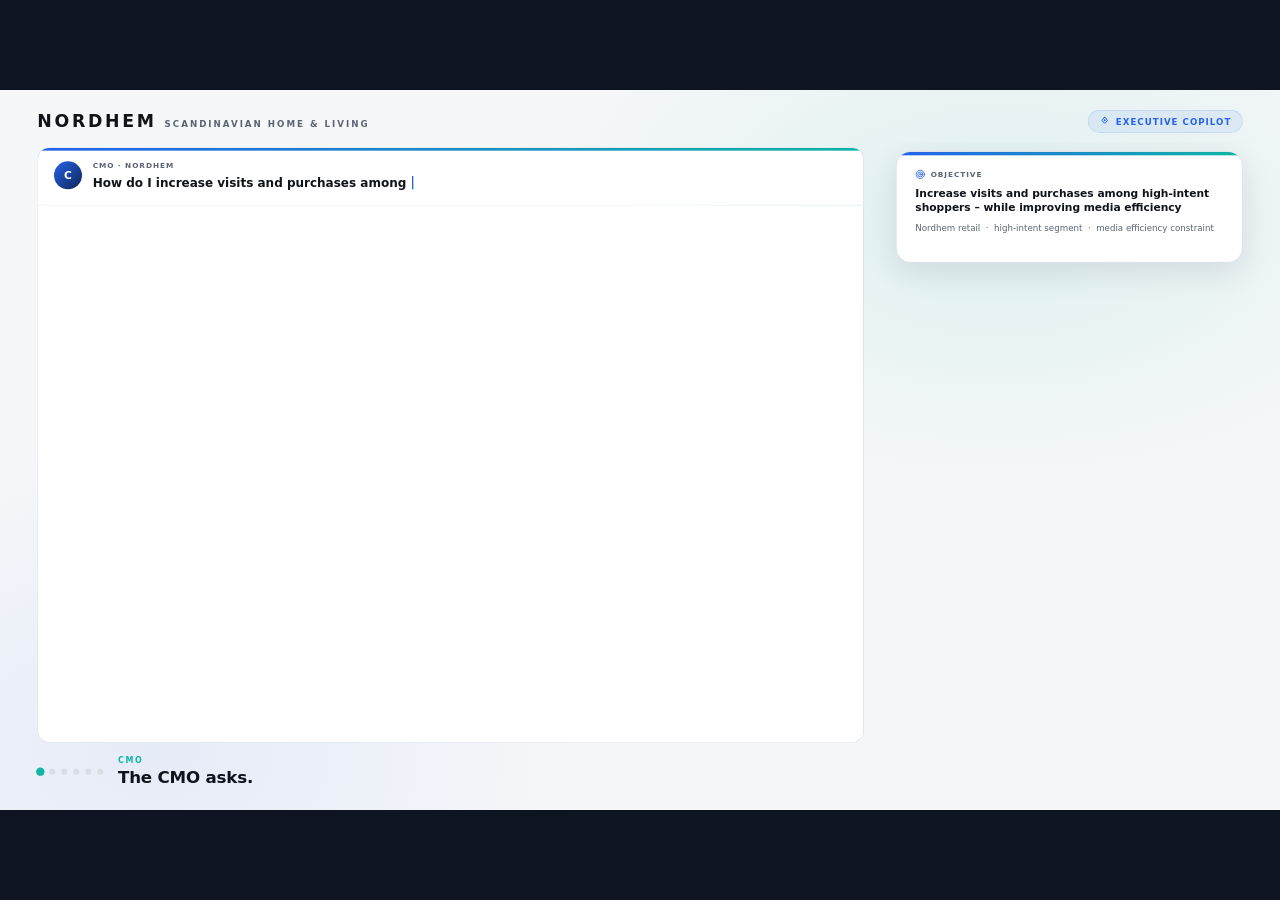
<file: demo/retail/copilot/index.html>
<!DOCTYPE html>
<html lang="en">
<head>
<meta charset="utf-8" />
<meta name="viewport" content="width=device-width, initial-scale=1" />
<title>Nordhem · Executive Copilot</title>
<link rel="stylesheet" href="copilot.css" />
</head>
<body>

<div class="stage">

  <!-- ════════════ Top bar ════════════ -->
  <header class="topbar">
    <div class="brand">
      <span class="brand__mark">NORDHEM</span>
      <span class="brand__sub">Scandinavian Home &amp; Living</span>
    </div>
    <span class="topbar__spacer"></span>
    <span class="copilot-label">
      <svg viewBox="0 0 24 24" fill="none" stroke="currentColor" stroke-width="2" stroke-linecap="round" stroke-linejoin="round">
        <path d="M12 3a3 3 0 0 1 3 3v1a3 3 0 0 1 0 6 3 3 0 0 1-6 0 3 3 0 0 1 0-6V6a3 3 0 0 1 3-3z"/>
        <circle cx="12" cy="9.5" r="1.1" fill="currentColor"/>
      </svg>
      Executive Copilot
    </span>
  </header>

  <!-- ════════════ Canvas ════════════ -->
  <main class="canvas">

    <!-- ─── Left: copilot chat column ─── -->
    <section class="copilot-col">

      <!-- Composer: CMO question -->
      <div class="composer">
        <div class="composer__avatar">C</div>
        <div class="composer__body">
          <div class="composer__from">CMO · Nordhem</div>
          <div class="composer__question"><span id="composerText">How do I increase visits and purchases among high-intent shoppers while improving media efficiency?</span><span id="composerCursor" class="composer__cursor"></span></div>
        </div>
        <div id="composerSend" class="composer__send">
          <svg viewBox="0 0 24 24" fill="none" stroke="currentColor" stroke-width="2" stroke-linecap="round" stroke-linejoin="round">
            <path d="M22 2L11 13"/><path d="M22 2l-7 20-4-9-9-4z"/>
          </svg>
        </div>
      </div>

      <!-- Reply panel -->
      <div id="replyPanel" class="reply-panel">

        <!-- Thinking bar -->
        <div id="thinkBar" class="think-bar">
          <div class="think-dots">
            <span></span><span></span><span></span>
          </div>
          <span id="thinkText" class="think-text">Analyzing customer data…</span>
        </div>

        <!-- Step 1: Identify & assemble audience -->
        <div id="step1" class="step">
          <div class="step__head">
            <div class="step__icon">
              <svg viewBox="0 0 24 24" fill="none" stroke="currentColor" stroke-width="2" stroke-linecap="round" stroke-linejoin="round">
                <path d="M17 21v-2a4 4 0 0 0-4-4H5a4 4 0 0 0-4 4v2"/><circle cx="9" cy="7" r="4"/>
                <path d="M23 21v-2a4 4 0 0 0-3-3.87"/><path d="M16 3.13a4 4 0 0 1 0 7.75"/>
              </svg>
            </div>
            <div class="step__label">
              <span class="step__kicker">Step 1 · Audience</span>
              <span class="step__title">Identified &amp; assembled the audience</span>
            </div>
          </div>
          <div class="audience-chips">
            <div class="aud-chip chip--owned-aud">
              Existing customers
              <span class="aud-chip__count">86,400</span>
            </div>
            <div class="aud-chip chip--owned-aud">
              High-intent shoppers
              <span class="aud-chip__count">54,200</span>
            </div>
            <div class="aud-chip chip--cart">
              Cart-abandoners
              <span class="aud-chip__count">29,800</span>
            </div>
            <div class="aud-chip chip--lookalike">
              Lookalike prospects · modeled
              <span class="aud-chip__count">138,600</span>
            </div>
          </div>
          <div class="aud-total">
            Total addressable: <strong>309,000</strong> &nbsp;·&nbsp; Purchase-signal deduped &nbsp;·&nbsp; Privacy-safe IDs resolved
          </div>
        </div>

        <!-- Step 2: Plan owned + paid -->
        <div id="step2" class="step">
          <div class="step__head">
            <div class="step__icon">
              <svg viewBox="0 0 24 24" fill="none" stroke="currentColor" stroke-width="2" stroke-linecap="round" stroke-linejoin="round">
                <path d="M9 11l3 3L22 4"/>
                <path d="M21 12v7a2 2 0 0 1-2 2H5a2 2 0 0 1-2-2V5a2 2 0 0 1 2-2h11"/>
              </svg>
            </div>
            <div class="step__label">
              <span class="step__kicker">Step 2 · Plan</span>
              <span class="step__title">Owned first – paid to extend reach &amp; acquire</span>
            </div>
          </div>
          <div class="plan-rows">
            <div class="plan-row">
              <span class="plan-row__badge owned">Owned</span>
              <div class="plan-row__body">
                <span class="plan-row__channel">Email &amp; CRM · personalized browse sequences</span>
                <span class="plan-row__desc">Triggered flows for high-intent signals and cart-abandoners – where Nordhem already has permission to reach</span>
              </div>
            </div>
            <div class="plan-row">
              <span class="plan-row__badge owned">Owned</span>
              <div class="plan-row__body">
                <span class="plan-row__channel">Site &amp; app · recognized visitor nudges</span>
                <span class="plan-row__desc">Tailored promotions for logged-in and cookied high-intent shoppers; suppress generic banners</span>
              </div>
            </div>
            <div class="plan-row">
              <span class="plan-row__badge paid">Paid</span>
              <div class="plan-row__body">
                <span class="plan-row__channel">Paid social · re-engage cart-abandoners</span>
                <span class="plan-row__desc">Only shoppers not converting after 2 owned touches; converters suppressed in real time</span>
              </div>
            </div>
            <div class="plan-row">
              <span class="plan-row__badge paid">Paid</span>
              <div class="plan-row__body">
                <span class="plan-row__channel">Programmatic &amp; search · new customer acquisition</span>
                <span class="plan-row__desc">Lookalike expansion where owned has no reach – frequency-capped to protect efficiency</span>
              </div>
            </div>
          </div>
        </div>

        <!-- Step 3: Activate into destinations -->
        <div id="step3" class="step">
          <div class="step__head">
            <div class="step__icon">
              <svg viewBox="0 0 24 24" fill="none" stroke="currentColor" stroke-width="2" stroke-linecap="round" stroke-linejoin="round">
                <path d="M5 12h14"/><path d="M12 5l7 7-7 7"/>
              </svg>
            </div>
            <div class="step__label">
              <span class="step__kicker">Step 3 · Activation</span>
              <span class="step__title">Audiences pushed to destinations</span>
            </div>
          </div>
          <div class="dest-grid">
            <div class="dest-chip is-live">
              <span class="dest-chip__dot"></span>Meta Ads
            </div>
            <div class="dest-chip is-live">
              <span class="dest-chip__dot"></span>DV360
            </div>
            <div class="dest-chip is-live">
              <span class="dest-chip__dot"></span>Google Customer Match
            </div>
            <div class="dest-chip is-live">
              <span class="dest-chip__dot"></span>Email / CRM
            </div>
            <div class="dest-chip is-live">
              <span class="dest-chip__dot"></span>App push
            </div>
            <div class="dest-chip is-live">
              <span class="dest-chip__dot"></span>Journey orchestration
            </div>
          </div>
        </div>

        <!-- Step 4: Agentic execution -->
        <div id="step4" class="step">
          <div class="step__head">
            <div class="step__icon">
              <svg viewBox="0 0 24 24" fill="none" stroke="currentColor" stroke-width="2" stroke-linecap="round" stroke-linejoin="round">
                <polygon points="13 2 3 14 12 14 11 22 21 10 12 10 13 2"/>
              </svg>
            </div>
            <div class="step__label">
              <span class="step__kicker">Step 4 · Execution</span>
              <span class="step__title">Play launched – optimizing across all channels</span>
            </div>
          </div>
          <div class="exec-grid">
            <div class="exec-card is-active">
              <span class="exec-card__dot"></span>
              <div>
                <div class="exec-card__name">Media</div>
                <div class="exec-card__status">Campaigns live</div>
              </div>
            </div>
            <div class="exec-card is-active">
              <span class="exec-card__dot"></span>
              <div>
                <div class="exec-card__name">CRM &amp; loyalty</div>
                <div class="exec-card__status">Sequences activated</div>
              </div>
            </div>
            <div class="exec-card is-active">
              <span class="exec-card__dot"></span>
              <div>
                <div class="exec-card__name">Ecommerce</div>
                <div class="exec-card__status">Nudges personalized</div>
              </div>
            </div>
            <div class="exec-card is-active">
              <span class="exec-card__dot"></span>
              <div>
                <div class="exec-card__name">Store &amp; app</div>
                <div class="exec-card__status">In-store signals on</div>
              </div>
            </div>
          </div>
          <div class="adapting-bar">
            <svg viewBox="0 0 24 24" fill="none" stroke="currentColor" stroke-width="2" stroke-linecap="round" stroke-linejoin="round">
              <path d="M21 12a9 9 0 1 1-2.6-6.4"/><path d="M21 4v5h-5"/>
            </svg>
            Agent adapting – shifting budget from paid to owned as purchase signals strengthen
          </div>
          <div class="budgetbar">
            <div class="budgetbar__track">
              <span class="budgetbar__seg budgetbar__paid">Paid</span>
              <span class="budgetbar__seg budgetbar__owned">Owned</span>
            </div>
            <div class="budgetbar__cap"><span>Budget mix</span><span>auto-shifting toward owned</span></div>
          </div>
        </div>

        <!-- Step 5: Measure & prove (complete) -->
        <div id="step5" class="step">
          <div class="step__head">
            <div class="step__icon">
              <svg viewBox="0 0 24 24" fill="none" stroke="currentColor" stroke-width="2" stroke-linecap="round" stroke-linejoin="round">
                <path d="M22 11.08V12a10 10 0 1 1-5.93-9.14"/>
                <polyline points="22 4 12 14.01 9 11.01"/>
              </svg>
            </div>
            <div class="step__label">
              <span class="step__kicker">Step 5 · Proof</span>
              <span class="step__title">Estimate vs. actual – closed loop</span>
            </div>
          </div>
          <div class="loop-table">
            <div class="loop-row">
              <span class="loop-row__metric">Incremental visit &amp; purchase lift</span>
              <div class="loop-cell">
                <span class="loop-cell__label">Estimated</span>
                <span class="loop-cell__val">+22%</span>
              </div>
              <div class="loop-cell actual">
                <span class="loop-cell__label">Actual</span>
                <span class="loop-cell__val">+26%</span>
              </div>
            </div>
            <div class="loop-row">
              <span class="loop-row__metric">Media efficiency (ROAS)</span>
              <div class="loop-cell">
                <span class="loop-cell__label">Estimated</span>
                <span class="loop-cell__val">3.8×</span>
              </div>
              <div class="loop-cell actual">
                <span class="loop-cell__label">Actual</span>
                <span class="loop-cell__val">4.4×</span>
              </div>
            </div>
            <div class="loop-row">
              <span class="loop-row__metric">Incremental revenue</span>
              <div class="loop-cell">
                <span class="loop-cell__label">Estimated</span>
                <span class="loop-cell__val">€2.1M</span>
              </div>
              <div class="loop-cell actual">
                <span class="loop-cell__label">Actual</span>
                <span class="loop-cell__val">€2.5M</span>
              </div>
            </div>
          </div>
          <div id="closedBadge" class="closed-badge">
            <svg viewBox="0 0 24 24" fill="none" stroke="currentColor" stroke-width="2" stroke-linecap="round" stroke-linejoin="round">
              <path d="M21 12a9 9 0 1 1-2.6-6.4"/><path d="M21 4v5h-5"/>
            </svg>
            Results feed back – loop closed, impact proven
          </div>
        </div>

      </div>
    </section>

    <!-- ─── Right: context / insight rail ─── -->
    <aside class="rail">

      <!-- Objective card (always shown) -->
      <div class="objective-card">
        <div class="objective-card__kicker">
          <svg viewBox="0 0 24 24" fill="none" stroke="currentColor" stroke-width="2" stroke-linecap="round" stroke-linejoin="round">
            <circle cx="12" cy="12" r="10"/>
            <circle cx="12" cy="12" r="6"/>
            <circle cx="12" cy="12" r="2"/>
          </svg>
          Objective
        </div>
        <div class="objective-card__goal">Increase visits and purchases among high-intent shoppers – while improving media efficiency</div>
        <div class="objective-card__sub">Nordhem retail &nbsp;·&nbsp; high-intent segment &nbsp;·&nbsp; media efficiency constraint</div>
        <div id="objStats" class="obj-stats">
          <div class="obj-stat">
            <span>High-intent conversion rate · current</span>
            <span class="obj-stat__val">3.1%</span>
          </div>
          <div class="obj-stat">
            <span>Paid media ROAS · current baseline</span>
            <span class="obj-stat__val">2.6×</span>
          </div>
          <div class="obj-stat">
            <span>Efficiency opportunity</span>
            <span class="obj-stat__val">+46%</span>
          </div>
        </div>
      </div>

      <!-- Agent card: appears at beat 1 -->
      <div id="agentCard" class="agent-card">
        <div class="agent-card__orb">
          <svg viewBox="0 0 24 24" fill="none" stroke="currentColor" stroke-width="1.8" stroke-linecap="round" stroke-linejoin="round">
            <path d="M12 3a3 3 0 0 1 3 3v1a3 3 0 0 1 0 6 3 3 0 0 1-6 0 3 3 0 0 1 0-6V6a3 3 0 0 1 3-3z"/>
            <circle cx="12" cy="9.5" r="1.1" fill="currentColor"/>
          </svg>
        </div>
        <div class="agent-card__body">
          <div class="agent-card__title">Nordhem · Executive Copilot</div>
          <p id="agentMsg" class="agent-card__msg">Reading your question.</p>
        </div>
      </div>

    </aside>
  </main>

  <!-- ════════════ Caption bar ════════════ -->
  <footer class="captionbar">
    <div id="beatdots" class="beatdots">
      <i></i><i></i><i></i><i></i><i></i><i></i>
    </div>
    <div class="caption">
      <span id="captionKicker" class="caption__kicker">CMO</span>
      <span id="captionText" class="caption__text">The CMO asks.</span>
    </div>
    <span id="loopBadge" class="loopbadge">
      <svg viewBox="0 0 24 24" fill="none" stroke="currentColor" stroke-width="2" stroke-linecap="round" stroke-linejoin="round">
        <path d="M21 12a9 9 0 1 1-2.6-6.4"/><path d="M21 4v5h-5"/>
      </svg>
      Estimate → actual · one feedback loop
    </span>
  </footer>

</div>

<script type="module">
import { startSceneRuntime } from '../../scene-runtime.js';

const $ = (id) => document.getElementById(id);

/* ── Entry-animation harness (forward-gated, token-guarded) ──────────
   renderBeat paints each beat's FINAL state first (reversible / scrub-safe);
   these replay the transition only when advancing forward. Step-driven and
   value-agnostic: count-ups read the target from the DOM, so the same code
   serves both copilots regardless of their numbers/steps. */
let __anim = 0;
const __reduce = !!(window.matchMedia && window.matchMedia('(prefers-reduced-motion: reduce)').matches);
const __sleep = (ms) => new Promise((r) => setTimeout(r, ms));
const __THINK = ['Resolving identities…', 'Modeling audiences…', 'Scoring purchase signals…'];

function __parseNum(s) {
  const m = String(s).trim().match(/^([^\d-]*)(-?[\d.,]+)(.*)$/);
  if (!m) return null;
  const raw = m[2];
  return { prefix: m[1], suffix: m[3], num: parseFloat(raw.replace(/,/g, '')), comma: raw.includes(','), dec: (raw.split('.')[1] || '').length };
}
function __fmtNum(n, p) {
  const o = { minimumFractionDigits: p.dec, maximumFractionDigits: p.dec };
  const v = p.comma ? n.toLocaleString('en-US', o) : (p.dec ? n.toFixed(p.dec) : String(Math.round(n)));
  return p.prefix + v + p.suffix;
}
function __countUp(el, tok, dur) {
  if (!el) return;
  const full = el.dataset.full || (el.dataset.full = el.textContent.trim());
  const p = __parseNum(full);
  if (!p) { el.textContent = full; return; }
  const t0 = performance.now();
  (function frame(now) {
    if (tok !== __anim) { el.textContent = full; return; }
    const t = Math.min(1, (now - t0) / dur);
    el.textContent = __fmtNum(p.num * (1 - Math.pow(1 - t, 3)), p);
    if (t < 1) requestAnimationFrame(frame); else el.textContent = full;
  })(performance.now());
}
async function __typeText(el, tok, speed) {
  if (!el) return;
  const html = el.innerHTML, text = el.textContent;
  el.textContent = '';
  for (let n = 1; n <= text.length; n++) {
    if (tok !== __anim) { el.innerHTML = html; return; }
    el.textContent = text.slice(0, n);
    await __sleep(speed);
  }
  if (tok === __anim) el.innerHTML = html;
}
function __pop(el, cls, ms) { if (!el) return; el.classList.add(cls); setTimeout(() => el.classList.remove(cls), ms); }
async function __goLive(scope, tok) {
  const chips = [...scope.querySelectorAll('.dest-chip')];
  const all = () => chips.forEach((c) => c.classList.add('is-live'));
  chips.forEach((c) => c.classList.remove('is-live'));
  for (const c of chips) {
    await __sleep(170);
    if (tok !== __anim) { all(); return; }
    c.classList.add('is-live');
  }
}
function __budget(scope, tok) {
  const paid = scope.querySelector('.budgetbar__paid'), owned = scope.querySelector('.budgetbar__owned');
  if (!paid || !owned) return;
  paid.style.transition = 'none'; owned.style.transition = 'none';
  paid.style.width = '60%'; owned.style.width = '40%';
  void scope.offsetWidth;
  paid.style.transition = ''; owned.style.transition = '';
  paid.style.width = '34%'; owned.style.width = '66%';
}
async function __cycleThink(tok, finalText) {
  const el = $('thinkText'); if (!el) return;
  for (let k = 0; k < 2; k++) {
    el.textContent = __THINK[k];
    await __sleep(500);
    if (tok !== __anim) { el.textContent = finalText; return; }
  }
  el.textContent = finalText;
}

/* ─────────────────────────────────────────────────────────────────
   Per-beat data table. Index 0..5. All state recomputed from scratch
   on every renderBeat call – no element relies on prior-beat DOM.
   ───────────────────────────────────────────────────────────────── */
const BEATS = [
  { // 0 – Initial: question typed, awaiting response
    kicker: 'CMO',
    caption: 'The CMO asks.',
    cursor: true,
    send: false,
    think: false,
    thinkText: '',
    step1: false, step2: false, step3: false, step4: false, step5: false,
    objStats: false,
    agent: false,
    agentMsg: 'Reading your question.',
    loop: false,
    closedBadge: false,
  },
  { // 1 – Identify & assemble audience
    kicker: 'Audience',
    caption: 'Identify the opportunity. Assemble the audience.',
    cursor: false,
    send: true,
    think: true,
    thinkText: 'Analyzing customer data…',
    step1: true, step2: false, step3: false, step4: false, step5: false,
    objStats: true,
    agent: true,
    agentMsg: 'Found the gap – 3.1% conversion rate with room to grow. I\'ve assembled <strong>309K addressable shoppers</strong>: existing customers, high-intent visitors, cart-abandoners, and modeled lookalike prospects.',
    loop: false,
    closedBadge: false,
  },
  { // 2 – Plan owned + paid
    kicker: 'Plan',
    caption: 'Owned first. Paid to extend reach and acquire.',
    cursor: false,
    send: true,
    think: true,
    thinkText: 'Planning interventions…',
    step1: true, step2: true, step3: false, step4: false, step5: false,
    objStats: true,
    agent: true,
    agentMsg: 'Owned channels first – email flows and site nudges where Nordhem already has permission. <strong>Paid only to re-engage abandoners and reach net-new lookalike customers</strong>, not spray spend at the full list.',
    loop: false,
    closedBadge: false,
  },
  { // 3 – Activate into destinations
    kicker: 'Activation',
    caption: 'Audiences activated into every destination.',
    cursor: false,
    send: true,
    think: true,
    thinkText: 'Pushing audiences to destinations…',
    step1: true, step2: true, step3: true, step4: false, step5: false,
    objStats: true,
    agent: true,
    agentMsg: 'Audiences live in <strong>Meta, DV360, Google Customer Match, email, app, and journey orchestration</strong>. Converters suppressed in real time across all channels.',
    loop: false,
    closedBadge: false,
  },
  { // 4 – Agentic execution
    kicker: 'Execution',
    caption: 'Agent launches the play. Adapts as results arrive.',
    cursor: false,
    send: true,
    think: false,
    thinkText: '',
    step1: true, step2: true, step3: true, step4: true, step5: false,
    objStats: true,
    agent: true,
    agentMsg: 'All channels live – media, CRM, ecommerce, store. I\'m watching signals in real time: <strong>shifting budget from paid to owned</strong> as email and site outperform. No manual tweaks needed.',
    loop: false,
    closedBadge: false,
  },
  { // 5 – Measure & prove (complete)
    kicker: 'Proof',
    caption: 'Attribution & incrementality – proven in one loop.',
    cursor: false,
    send: true,
    think: false,
    thinkText: '',
    step1: true, step2: true, step3: true, step4: true, step5: true,
    objStats: true,
    agent: true,
    agentMsg: 'Actuals beat estimates: <strong>+26% purchase lift, 4.4× ROAS, €2.5M incremental revenue</strong>. Attribution and incrementality closed. Every result feeds back – the loop is proven.',
    loop: true,
    closedBadge: true,
  },
];

function renderBeat(index, direction) {
  // Clamp to valid range
  const i = Math.max(0, Math.min(index, BEATS.length - 1));
  const b = BEATS[i];
  const tok = ++__anim;   // bump every call so stale forward-animations bail

  // ── Composer cursor + send button ──
  const cursor = $('composerCursor');
  if (cursor) cursor.classList.toggle('is-hidden', !b.cursor);
  const send = $('composerSend');
  if (send) send.classList.toggle('is-visible', b.send);

  // ── Think bar ──
  const thinkBar = $('thinkBar');
  if (thinkBar) thinkBar.classList.toggle('is-on', b.think);
  const thinkText = $('thinkText');
  if (thinkText) thinkText.textContent = b.thinkText;

  // ── Reply steps (set both on AND off every call) ──
  const stepIds = ['step1', 'step2', 'step3', 'step4', 'step5'];
  const stepKeys = ['step1', 'step2', 'step3', 'step4', 'step5'];
  stepIds.forEach((id, k) => {
    const el = $(id);
    if (el) el.classList.toggle('is-on', !!b[stepKeys[k]]);
  });

  // ── Objective stats ──
  const objStats = $('objStats');
  if (objStats) objStats.classList.toggle('is-on', b.objStats);

  // ── Agent card ──
  const agentCard = $('agentCard');
  if (agentCard) agentCard.classList.toggle('is-on', b.agent);
  const agentMsg = $('agentMsg');
  if (agentMsg) agentMsg.innerHTML = b.agentMsg;

  // ── Closed-loop badge (inside step5) ──
  const closedBadge = $('closedBadge');
  if (closedBadge) closedBadge.classList.toggle('is-on', b.closedBadge);

  // ── Loop badge (footer) ──
  $('loopBadge').classList.toggle('is-on', b.loop);

  // ── Caption + beat dots ──
  $('captionKicker').textContent = b.kicker;
  $('captionText').textContent = b.caption;
  const dots = $('beatdots').children;
  for (let k = 0; k < dots.length; k++) {
    dots[k].classList.toggle('is-done', k < i);
    dots[k].classList.toggle('is-now', k === i);
  }

  // ── Entry animations (forward; final state already painted above) ──
  if (!__reduce) {
    if (i === 0 && direction !== 'back') __typeText($('composerText'), tok, 22);
    if (direction === 'forward') {
      if (b.objStats && i === 1) $('objStats').querySelectorAll('.obj-stat__val').forEach((el) => __countUp(el, tok, 800));
      const step = $('step' + i);
      if (step) {
        step.querySelectorAll('.aud-chip__count, .metric-card__value').forEach((el) => __countUp(el, tok, 850));
        const tot = step.querySelector('.aud-total strong'); if (tot) __countUp(tot, tok, 1000);
        step.querySelectorAll('.loop-cell:not(.actual) .loop-cell__val').forEach((el) => __countUp(el, tok, 650));
        step.querySelectorAll('.loop-cell.actual .loop-cell__val').forEach((el) => __countUp(el, tok, 1150));
        step.querySelectorAll('.loop-cell.actual').forEach((c) => setTimeout(() => { if (tok === __anim) __pop(c, 'is-beat', 850); }, 1150));
        if (step.querySelector('.dest-chip')) __goLive(step, tok);
        if (step.querySelector('.budgetbar')) __budget(step, tok);
      }
      if (b.agent) __typeText($('agentMsg'), tok, 11);
      if (b.think) __cycleThink(tok, b.thinkText);
    }
  }

  // ── Scroll reply panel to show the latest step ──
  requestAnimationFrame(() => setTimeout(() => {
    const panel = $('replyPanel');
    if (!panel) return;
    if (i === 0) { panel.scrollTo({ top: 0, behavior: 'smooth' }); return; }
    const targets = { 1: $('step1'), 2: $('step2'), 3: $('step3'), 4: $('step4'), 5: $('step5') };
    const target = targets[i];
    if (target) {
      const top = panel.scrollTop + (target.getBoundingClientRect().top - panel.getBoundingClientRect().top) - 10;
      panel.scrollTo({ top: Math.max(0, top), behavior: 'smooth' });
    }
  }, 90));
}

startSceneRuntime({ total: 5, renderBeat });

const __root = document.querySelector('.stage');
const __fit = () => { const s = Math.min(window.innerWidth/1920, window.innerHeight/1080); __root.style.transform = `translate(-50%, -50%) scale(${s})`; };
window.addEventListener('resize', __fit); __fit();
</script>
</body>
</html>
</file>
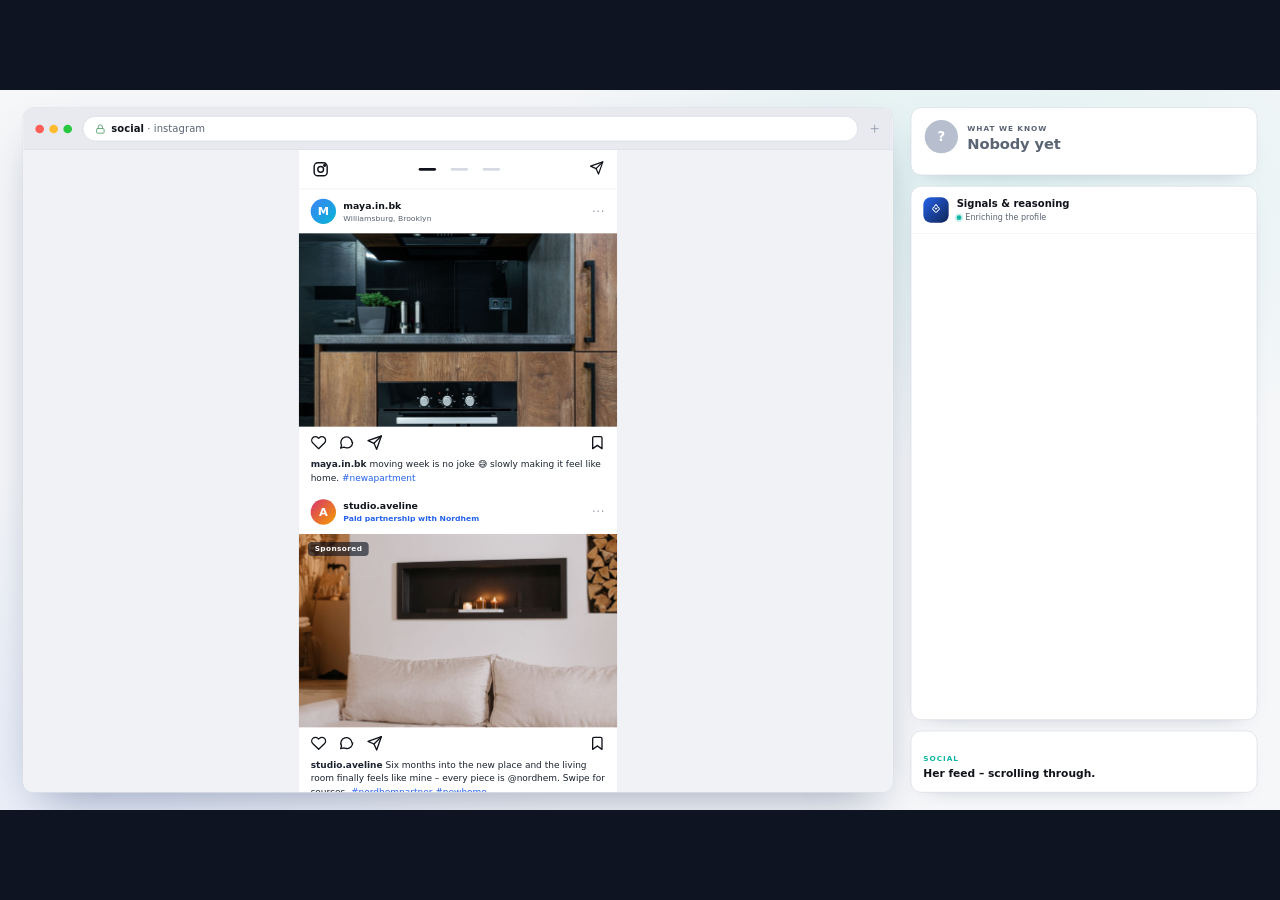
<file: demo/retail/journey/index.html>
<!DOCTYPE html>
<html lang="en">
<head>
<meta charset="utf-8" />
<meta name="viewport" content="width=device-width, initial-scale=1" />
<title>Nordhem · Customer Journey</title>
<link rel="stylesheet" href="journey.css" />
</head>
<body>

<div class="stage">
  <main class="canvas">

    <!-- ═══════════════════ LEFT: the surface ═══════════════════ -->
    <section class="web-col">
      <div class="browser">

        <!-- Chrome: traffic lights + dynamic URL/label -->
        <div class="chrome">
          <div class="chrome__dots"><i></i><i></i><i></i></div>
          <div class="chrome__bar">
            <svg class="chrome__lock" viewBox="0 0 24 24" fill="none" stroke="currentColor" stroke-width="2" stroke-linecap="round" stroke-linejoin="round"><rect x="3" y="11" width="18" height="11" rx="2"/><path d="M7 11V7a5 5 0 0 1 10 0v4"/></svg>
            <span class="chrome__url"><b id="urlHost">social</b><span id="urlPath"></span></span>
          </div>
          <div class="chrome__tools">
            <svg viewBox="0 0 24 24" fill="none" stroke="currentColor" stroke-width="2" stroke-linecap="round" stroke-linejoin="round"><path d="M12 5v14"/><path d="M5 12h14"/></svg>
          </div>
        </div>

        <!-- Viewport hosts every surface; one is active at a time -->
        <div class="viewport">

          <!-- ═════════ SURFACE A: social feed (influencer + friend) ═════════ -->
          <div id="appSocial" class="app app--social">
            <div class="sof">
              <div class="sof__top">
                <span class="sof__logo"><svg viewBox="0 0 24 24" fill="none" stroke="currentColor" stroke-width="2" stroke-linecap="round" stroke-linejoin="round"><rect x="3" y="3" width="18" height="18" rx="5"/><circle cx="12" cy="12" r="4"/><circle cx="17.5" cy="6.5" r="1.2" fill="currentColor"/></svg></span>
                <span class="sof__tabs"><i class="is-on"></i><i></i><i></i></span>
                <span class="sof__ic"><svg viewBox="0 0 24 24" fill="none" stroke="currentColor" stroke-width="2" stroke-linecap="round" stroke-linejoin="round"><path d="M22 2 11 13"/><path d="M22 2l-7 20-4-9-9-4z"/></svg></span>
              </div>
              <div class="sof__feed">

                <!-- FILLER organic post (scrolled past on entry) -->
                <article class="post post--friend">
                  <div class="post__head">
                    <span class="post__ava"><span class="post__crest post__crest--friend">M</span></span>
                    <div class="post__id">
                      <span class="post__user">maya.in.bk</span>
                      <span class="post__spon post__spon--plain">Williamsburg, Brooklyn</span>
                    </div>
                    <span class="post__dots">···</span>
                  </div>
                  <div class="post__media">
                    <img class="post__img" src="../../../assets/photos/nordhem/kitchen.jpg" alt="Friend's new kitchen" />
                  </div>
                  <div class="post__actions">
                    <svg viewBox="0 0 24 24" fill="none" stroke="currentColor" stroke-width="2" stroke-linecap="round" stroke-linejoin="round"><path d="M20.8 4.6a5.5 5.5 0 0 0-7.8 0L12 5.6l-1-1a5.5 5.5 0 0 0-7.8 7.8l1 1L12 21l7.8-7.6 1-1a5.5 5.5 0 0 0 0-7.8z"/></svg>
                    <svg viewBox="0 0 24 24" fill="none" stroke="currentColor" stroke-width="2" stroke-linecap="round" stroke-linejoin="round"><path d="M21 11.5a8.4 8.4 0 0 1-9 8.3 9 9 0 0 1-4-1L3 20l1.3-4a8.4 8.4 0 1 1 15.7-4.5z"/></svg>
                    <svg viewBox="0 0 24 24" fill="none" stroke="currentColor" stroke-width="2" stroke-linecap="round" stroke-linejoin="round"><path d="M22 2 11 13"/><path d="M22 2l-7 20-4-9-9-4z"/></svg>
                    <svg class="post__save" viewBox="0 0 24 24" fill="none" stroke="currentColor" stroke-width="2" stroke-linecap="round" stroke-linejoin="round"><path d="M19 21l-7-5-7 5V5a2 2 0 0 1 2-2h10a2 2 0 0 1 2 2z"/></svg>
                  </div>
                  <div class="post__cap"><b>maya.in.bk</b> moving week is no joke 😅 slowly making it feel like home. <span class="post__tag">#newapartment</span></div>
                </article>

                <!-- INFLUENCER post – paid partnership with Nordhem (sponsored) -->
                <article class="post" id="influencerPost">
                  <div class="post__head">
                    <span class="post__ava"><span class="post__crest post__crest--inf">A</span></span>
                    <div class="post__id">
                      <span class="post__user">studio.aveline</span>
                      <span class="post__spon">Paid partnership with Nordhem</span>
                    </div>
                    <span class="post__dots">···</span>
                  </div>
                  <div class="post__media">
                    <img class="post__img" src="../../../assets/photos/nordhem/living.jpg" alt="Styled living room" />
                    <span class="post__ad">Sponsored</span>
                  </div>
                  <div class="post__actions">
                    <svg viewBox="0 0 24 24" fill="none" stroke="currentColor" stroke-width="2" stroke-linecap="round" stroke-linejoin="round"><path d="M20.8 4.6a5.5 5.5 0 0 0-7.8 0L12 5.6l-1-1a5.5 5.5 0 0 0-7.8 7.8l1 1L12 21l7.8-7.6 1-1a5.5 5.5 0 0 0 0-7.8z"/></svg>
                    <svg viewBox="0 0 24 24" fill="none" stroke="currentColor" stroke-width="2" stroke-linecap="round" stroke-linejoin="round"><path d="M21 11.5a8.4 8.4 0 0 1-9 8.3 9 9 0 0 1-4-1L3 20l1.3-4a8.4 8.4 0 1 1 15.7-4.5z"/></svg>
                    <svg viewBox="0 0 24 24" fill="none" stroke="currentColor" stroke-width="2" stroke-linecap="round" stroke-linejoin="round"><path d="M22 2 11 13"/><path d="M22 2l-7 20-4-9-9-4z"/></svg>
                    <svg class="post__save" viewBox="0 0 24 24" fill="none" stroke="currentColor" stroke-width="2" stroke-linecap="round" stroke-linejoin="round"><path d="M19 21l-7-5-7 5V5a2 2 0 0 1 2-2h10a2 2 0 0 1 2 2z"/></svg>
                  </div>
                  <div class="post__cap"><b>studio.aveline</b> Six months into the new place and the living room finally feels like mine – every piece is @nordhem. Swipe for sources. <span class="post__tag">#nordhempartner #newhome</span></div>
                  <div class="post__cta">
                    <span class="post__shop">Shop this room at Nordhem</span>
                    <span class="post__tap"><svg viewBox="0 0 24 24" fill="none" stroke="currentColor" stroke-width="2" stroke-linecap="round" stroke-linejoin="round"><path d="M5 12h14"/><path d="m12 5 7 7-7 7"/></svg>Learn more</span>
                  </div>
                </article>

                <!-- ORGANIC friend post – normal, not sponsored -->
                <article class="post post--friend">
                  <div class="post__head">
                    <span class="post__ava"><span class="post__crest post__crest--friend">J</span></span>
                    <div class="post__id">
                      <span class="post__user">jules.kim</span>
                      <span class="post__spon post__spon--plain">Brooklyn, NY</span>
                    </div>
                    <span class="post__dots">···</span>
                  </div>
                  <div class="post__media">
                    <img class="post__img" src="../../../assets/photos/nordhem/bedroom.jpg" alt="Friend's bedroom" />
                  </div>
                  <div class="post__actions">
                    <svg viewBox="0 0 24 24" fill="none" stroke="currentColor" stroke-width="2" stroke-linecap="round" stroke-linejoin="round"><path d="M20.8 4.6a5.5 5.5 0 0 0-7.8 0L12 5.6l-1-1a5.5 5.5 0 0 0-7.8 7.8l1 1L12 21l7.8-7.6 1-1a5.5 5.5 0 0 0 0-7.8z"/></svg>
                    <svg viewBox="0 0 24 24" fill="none" stroke="currentColor" stroke-width="2" stroke-linecap="round" stroke-linejoin="round"><path d="M21 11.5a8.4 8.4 0 0 1-9 8.3 9 9 0 0 1-4-1L3 20l1.3-4a8.4 8.4 0 1 1 15.7-4.5z"/></svg>
                    <svg viewBox="0 0 24 24" fill="none" stroke="currentColor" stroke-width="2" stroke-linecap="round" stroke-linejoin="round"><path d="M22 2 11 13"/><path d="M22 2l-7 20-4-9-9-4z"/></svg>
                    <svg class="post__save" viewBox="0 0 24 24" fill="none" stroke="currentColor" stroke-width="2" stroke-linecap="round" stroke-linejoin="round"><path d="M19 21l-7-5-7 5V5a2 2 0 0 1 2-2h10a2 2 0 0 1 2 2z"/></svg>
                  </div>
                  <div class="post__cap"><b>jules.kim</b> finally unpacked the last box 🎉 weekend project: making the corner cozy. <span class="post__tag">#movingday</span></div>
                </article>

              </div>
            </div>
          </div>

          <!-- ═════════ SURFACE B: in-store clienteling – custom Nordhem tablet app ═════════ -->
          <div id="appClient" class="app app--client">
            <div class="tablet">
              <div class="tablet__status">
                <span class="tablet__time">9:41</span>
                <span class="tablet__home">Nordhem Clienteling</span>
                <span class="tablet__sys">
                  <svg viewBox="0 0 24 24" fill="none" stroke="currentColor" stroke-width="2" stroke-linecap="round" stroke-linejoin="round"><path d="M5 12.5a10 10 0 0 1 14 0"/><path d="M8.5 15.5a5 5 0 0 1 7 0"/><circle cx="12" cy="19" r="1" fill="currentColor" stroke="none"/></svg>
                  <svg viewBox="0 0 24 24" fill="none" stroke="currentColor" stroke-width="2" stroke-linecap="round" stroke-linejoin="round"><rect x="2" y="8" width="18" height="8" rx="2"/><path d="M22 11v2"/><rect x="4" y="10" width="12" height="4" rx="1" fill="currentColor" stroke="none"/></svg>
                </span>
              </div>
              <div class="cl">
              <!-- top bar -->
              <div class="cl__top">
                <span class="cl__brand"><span class="cl__crest">N</span>Nordhem · Clienteling</span>
                <span class="cl__store"><svg viewBox="0 0 24 24" fill="none" stroke="currentColor" stroke-width="2" stroke-linecap="round" stroke-linejoin="round"><path d="M3 9l1-5h16l1 5"/><path d="M4 9v11h16V9"/><path d="M9 20v-6h6v6"/></svg>Brooklyn Showroom · Floor</span>
                <span class="cl__assoc">Associate · Maya R.</span>
              </div>

              <div class="cl__body">
                <!-- LEFT: customer record -->
                <div class="cl__record">

                  <!-- LOOKUP – search field + result -->
                  <div id="recLookup" class="reccard reccard--lookup is-on">
                    <div class="reccard__h">Customer lookup</div>
                    <div class="lookrow">
                      <svg class="lookrow__ic" viewBox="0 0 24 24" fill="none" stroke="currentColor" stroke-width="2" stroke-linecap="round" stroke-linejoin="round"><circle cx="11" cy="11" r="7"/><path d="m21 21-4.3-4.3"/></svg>
                      <span class="lookrow__inp">emma.lindqvist@email.com</span>
                      <span class="lookrow__btn">Search</span>
                    </div>
                    <div id="lookResult" class="lookresult">
                      <span class="lookresult__none"><svg viewBox="0 0 24 24" fill="none" stroke="currentColor" stroke-width="2" stroke-linecap="round" stroke-linejoin="round"><circle cx="12" cy="12" r="9"/><path d="M15 9l-6 6"/><path d="M9 9l6 6"/></svg>No record found.</span>
                      <span class="lookresult__hit"><svg viewBox="0 0 24 24" fill="none" stroke="currentColor" stroke-width="2.4" stroke-linecap="round" stroke-linejoin="round"><polyline points="20 6 9 17 4 12"/></svg>Profile created · enriched via dentsu.Audiences</span>
                    </div>
                  </div>

                  <div class="rec__head">
                    <div id="recAvatar" class="rec__avatar">?</div>
                    <div class="rec__who">
                      <span class="rec__name"><span class="rec__anon">New walk-in</span><span class="rec__known">Emma Lindqvist</span></span>
                      <span id="recStatus" class="rec__status">Unidentified · no record yet</span>
                    </div>
                    <span id="recFlag" class="rec__flag">Walk-in · Now</span>
                  </div>

                  <!-- MERKURY enrichment card -->
                  <div id="recEnrich" class="reccard reccard--enrich">
                    <div class="reccard__h">Profile · enriched via dentsu.Audiences</div>
                    <div class="capgrid">
                      <div class="caprow">
                        <span class="caprow__k">Identity</span>
                        <span class="caprow__v">Emma Lindqvist · emma.lindqvist@email.com</span>
                      </div>
                      <div class="caprow">
                        <span class="caprow__k">Household</span>
                        <span class="caprow__v">Single · est. income tier 4 · Brooklyn, NY 11211</span>
                      </div>
                      <div class="caprow">
                        <span class="caprow__k">3P attribute</span>
                        <span class="caprow__v"><span class="ench">New Mover</span><span class="ench">Home &amp; décor intent</span></span>
                      </div>
                    </div>
                    <p class="enrichnote"><svg viewBox="0 0 24 24" fill="none" stroke="currentColor" stroke-width="2.4" stroke-linecap="round" stroke-linejoin="round"><polyline points="20 6 9 17 4 12"/></svg>CRM record created · identity resolved (0.96)</p>
                  </div>

                  <!-- CONSULT notes – typed by associate -->
                  <div id="recNotes" class="reccard reccard--notes">
                    <div class="reccard__h">Consult notes</div>
                    <div class="noteinput">
                      <span class="noteinput__txt" id="noteTxt">New in town – just moved to Brooklyn, furnishing a new apartment from scratch. Starting with the living room.</span>
                      <span class="noteinput__cur"></span>
                    </div>
                    <div class="notechips">
                      <span class="notechip">Furnishing a new apartment</span>
                      <span class="notechip">New to Brooklyn</span>
                    </div>
                  </div>

                  <!-- RECO – agent recommends sofas, Emma picks one -->
                  <div id="recReco" class="reccard reccard--reco">
                    <div class="reccard__h"><svg class="reccard__agentic" viewBox="0 0 24 24" fill="none" stroke="currentColor" stroke-width="1.8" stroke-linecap="round" stroke-linejoin="round"><path d="M12 3a3 3 0 0 1 3 3v1a3 3 0 0 1 0 6 3 3 0 0 1-6 0 3 3 0 0 1 0-6V6a3 3 0 0 1 3-3z"/><circle cx="12" cy="9.5" r="1.1" fill="currentColor"/></svg>Clienteling agent · recommended sofas</div>
                    <p class="reco__why">Reasoned from the notes – small Brooklyn apartment, fresh start. Two sofas that anchor a compact living room.</p>
                    <div class="recogrid">
                      <article class="scard is-picked" id="scardPick">
                        <img class="scard__img" src="../../../assets/photos/nordhem/living.jpg" alt="Fjäll sofa" />
                        <div class="scard__b">
                          <span class="scard__name">Fjäll 3-Seat Sofa</span>
                          <span class="scard__meta">Oatmeal bouclé · $1,490</span>
                        </div>
                        <span class="scard__pick"><svg viewBox="0 0 24 24" fill="none" stroke="currentColor" stroke-width="2.6" stroke-linecap="round" stroke-linejoin="round"><polyline points="20 6 9 17 4 12"/></svg>Emma's pick</span>
                      </article>
                      <article class="scard">
                        <img class="scard__img" src="../../../assets/photos/nordhem/living2.jpg" alt="Vik loveseat" />
                        <div class="scard__b">
                          <span class="scard__name">Vik Compact Loveseat</span>
                          <span class="scard__meta">Slate weave · $1,090</span>
                        </div>
                      </article>
                    </div>
                  </div>

                  <!-- ORDER – purchase + opt-ins + loyalty -->
                  <div id="recOrder" class="reccard reccard--order">
                    <div class="reccard__h">In-store order</div>
                    <div class="orderrow">
                      <img class="orderrow__img" src="../../../assets/photos/nordhem/living.jpg" alt="Sofa" />
                      <div class="orderrow__txt">
                        <span class="orderrow__name">Fjäll 3-Seat Sofa</span>
                        <span class="orderrow__meta">Oatmeal bouclé · delivery to Brooklyn</span>
                      </div>
                      <span class="orderrow__amt">$1,490</span>
                    </div>
                    <div class="orderopts">
                      <span class="oopt"><span class="oopt__lab">Email opt-in</span><span class="sw"></span></span>
                      <span class="oopt"><span class="oopt__lab">SMS opt-in</span><span class="sw"></span></span>
                    </div>
                    <div class="orderbadges">
                      <span class="obadge obadge--loy"><svg viewBox="0 0 24 24" fill="none" stroke="currentColor" stroke-width="2.4" stroke-linecap="round" stroke-linejoin="round"><polyline points="20 6 9 17 4 12"/></svg>Joined Nordhem Members · 149 pts</span>
                    </div>
                  </div>
                </div>

                <!-- RIGHT: associate next-best rail -->
                <div class="cl__rail">
                  <div class="railcard">
                    <div class="railcard__h"><svg viewBox="0 0 24 24" fill="none" stroke="currentColor" stroke-width="1.8" stroke-linecap="round" stroke-linejoin="round"><path d="M12 3a3 3 0 0 1 3 3v1a3 3 0 0 1 0 6 3 3 0 0 1-6 0 3 3 0 0 1 0-6V6a3 3 0 0 1 3-3z"/><circle cx="12" cy="9.5" r="1.1" fill="currentColor"/></svg>Associate assist</div>
                    <p id="railTip" class="railcard__tip">New face on the floor – search for her first. If there's no record, create one and let dentsu.Audiences fill in the gaps.</p>
                  </div>
                  <div id="railNudge" class="railcard railcard--nudge">
                    <div class="railcard__h2">Agent nudge</div>
                    <p class="railnudge"><b>Tell Emma to download the app</b> to track her order – and her 149 points are ready in Members.</p>
                  </div>
                </div>
              </div>
              </div>
            </div>
          </div>

          <!-- ═════════ SURFACE C: email client – inbox framed ═════════ -->
          <div id="appEmail" class="app app--email">
            <div class="mail">
              <!-- inbox list rail -->
              <aside class="inbox">
                <div class="inbox__top">
                  <span class="inbox__brand"><svg viewBox="0 0 24 24" fill="none" stroke="currentColor" stroke-width="2" stroke-linecap="round" stroke-linejoin="round"><rect x="2" y="4" width="20" height="16" rx="2"/><path d="m22 6-10 7L2 6"/></svg>Inbox</span>
                  <span class="inbox__count">3</span>
                </div>
                <div class="inbox__list">
                  <div class="inrow is-open">
                    <span class="inrow__ava">N</span>
                    <div class="inrow__b">
                      <span class="inrow__from">Nordhem</span>
                      <span class="inrow__subj">Finish the living room – picks that go…</span>
                      <span class="inrow__prev">Delivery in progress · while your sofa ships</span>
                    </div>
                    <span class="inrow__dot"></span>
                  </div>
                  <div class="inrow">
                    <span class="inrow__ava inrow__ava--gray">B</span>
                    <div class="inrow__b">
                      <span class="inrow__from">Brooklyn Edison</span>
                      <span class="inrow__subj">Set up your new account</span>
                      <span class="inrow__prev">Welcome to your new address.</span>
                    </div>
                  </div>
                  <div class="inrow">
                    <span class="inrow__ava inrow__ava--gray">J</span>
                    <div class="inrow__b">
                      <span class="inrow__from">Jules Kim</span>
                      <span class="inrow__subj">housewarming??</span>
                      <span class="inrow__prev">ok now that you're unpacked…</span>
                    </div>
                  </div>
                </div>
              </aside>

              <!-- reading pane -->
              <div class="reader">
                <div class="reader__top">
                  <span class="reader__back"><svg viewBox="0 0 24 24" fill="none" stroke="currentColor" stroke-width="2" stroke-linecap="round" stroke-linejoin="round"><path d="M15 18l-6-6 6-6"/></svg></span>
                  <span class="reader__tool"><svg viewBox="0 0 24 24" fill="none" stroke="currentColor" stroke-width="2" stroke-linecap="round" stroke-linejoin="round"><path d="M9 17H5a2 2 0 0 1-2-2V7a2 2 0 0 1 2-2h9l5 5v5a2 2 0 0 1-2 2h-4"/><path d="M9 17v4h6v-4"/></svg></span>
                  <span class="reader__tool"><svg viewBox="0 0 24 24" fill="none" stroke="currentColor" stroke-width="2" stroke-linecap="round" stroke-linejoin="round"><path d="M3 6h18"/><path d="M19 6v14a2 2 0 0 1-2 2H7a2 2 0 0 1-2-2V6"/><path d="M8 6V4a2 2 0 0 1 2-2h4a2 2 0 0 1 2 2v2"/></svg></span>
                </div>
                <div class="reader__scroll">
                  <div class="mailmsg">
                    <h1 class="mailmsg__subj">Finish the living room – picks that go with your new sofa</h1>
                    <p class="mailmsg__pre">Delivery in progress · while your sofa ships</p>
                    <div class="mailmsg__from">
                      <span class="mailmsg__ava"><span class="mailmsg__crest">N</span></span>
                      <div class="mailmsg__who">
                        <span class="mailmsg__name">Nordhem <span class="mailmsg__addr">&lt;hello@nordhem.com&gt;</span></span>
                        <span class="mailmsg__to">to Emma</span>
                      </div>
                      <span class="mailmsg__time">now</span>
                    </div>

                    <div class="mailbody">
                      <div class="mailhero">
                        <img class="mailhero__img" src="../../../assets/photos/nordhem/living.jpg" alt="Styled living room" />
                        <div class="mailhero__scrim"></div>
                        <div class="mailhero__copy">
                          <span class="mailhero__k">While your sofa's on the way</span>
                          <h2 class="mailhero__t">Two pieces to finish the room</h2>
                        </div>
                      </div>
                      <p class="mailcopy">Hi Emma – your Fjäll sofa is on its way. Here are two picks chosen to sit right beside it.</p>
                      <div class="mailrecs">
                        <article class="mailrec" id="mailRec1">
                          <img class="mailrec__img" src="../../../assets/photos/nordhem/living2.jpg" alt="End tables" />
                          <div class="mailrec__b">
                            <span class="mailrec__tag">Matches your sofa</span>
                            <h3 class="mailrec__name">Birk End Tables</h3>
                            <p class="mailrec__meta">Solid ash · pair · $240</p>
                          </div>
                          <span class="mailrec__tap">View ›</span>
                        </article>
                        <article class="mailrec">
                          <img class="mailrec__img" src="../../../assets/photos/nordhem/bedroom.jpg" alt="Floor lamp" />
                          <div class="mailrec__b">
                            <span class="mailrec__tag">Warm it up</span>
                            <h3 class="mailrec__name">Sol Floor &amp; Table Lights</h3>
                            <p class="mailrec__meta">Linen shade · from $180</p>
                          </div>
                          <span class="mailrec__tap">View ›</span>
                        </article>
                      </div>
                      <span class="mailcta">Shop the living room</span>
                    </div>
                  </div>
                </div>
              </div>
            </div>
          </div>

          <!-- ═════════ SURFACE D: nordhem.com (recognized + on-site chat) ═════════ -->
          <div id="appSite" class="app app--site">
            <nav class="snav">
              <span class="snav__brand">NORDHEM</span>
              <span class="snav__links"><span>Living</span><span>Kitchen</span><span>Dining</span><span>Bedroom</span><span>Lighting</span></span>
              <span class="snav__right">
                <svg class="snav__ic" viewBox="0 0 24 24" fill="none" stroke="currentColor" stroke-width="2" stroke-linecap="round" stroke-linejoin="round"><circle cx="11" cy="11" r="7"/><path d="m21 21-4.3-4.3"/></svg>
                <span class="snav__cartic"><svg viewBox="0 0 24 24" fill="none" stroke="currentColor" stroke-width="2" stroke-linecap="round" stroke-linejoin="round"><circle cx="9" cy="21" r="1"/><circle cx="20" cy="21" r="1"/><path d="M1 1h4l2.7 13.4a2 2 0 0 0 2 1.6h9.7a2 2 0 0 0 2-1.6L23 6H6"/></svg></span>
              </span>
            </nav>

            <!-- WELCOME banner: Welcome, Emma + Sign in + Not you? -->
            <div id="welcomeBar" class="welcomebar">
              <span class="welcomebar__dot"></span>
              <span class="welcomebar__txt"><b>Welcome, Emma.</b></span>
              <span class="welcomebar__signin">Sign in</span>
              <span class="welcomebar__not">Not you?</span>
            </div>

            <div id="siteBody" class="site-body">
              <section class="page is-on">
                <div class="shero">
                  <img class="shero__img" src="../../../assets/photos/nordhem/living.jpg" alt="Nordhem living room" />
                  <div class="shero__scrim"></div>
                  <div class="shero__copy">
                    <span class="shero__kicker">The room you're building</span>
                    <h1 class="shero__title">Finish around your new sofa</h1>
                    <p class="shero__sub">The exact pieces that complete a small Brooklyn living room – styled around a sofa just like yours.</p>
                    <span class="shero__cta">Shop the room</span>
                  </div>
                </div>

                <!-- loyalty banner -->
                <div class="loyb">
                  <svg viewBox="0 0 24 24" fill="none" stroke="currentColor" stroke-width="1.8" stroke-linecap="round" stroke-linejoin="round"><path d="M12 2l3 6 6 .8-4.5 4.2 1.2 6L12 16.8 6.3 19l1.2-6L3 8.8 9 8z"/></svg>
                  <span class="loyb__txt"><b>149 points waiting</b> to help furnish your apartment.</span>
                  <span class="loyb__cta">Sign in to see</span>
                </div>

                <!-- complete-the-room rail -->
                <div class="foryou">
                  <div class="foryou__head">
                    <span class="foryou__title">Complete the room</span>
                    <span class="foryou__note">End tables &amp; lighting to match the sofa you already own</span>
                  </div>
                  <div class="foryou__grid">
                    <article class="pcard">
                      <img class="pcard__img" src="../../../assets/photos/nordhem/living2.jpg" alt="End table" />
                      <div class="pcard__body">
                        <span class="pcard__tag">Pairs with your sofa</span>
                        <h3 class="pcard__name">Birk End Table</h3>
                        <p class="pcard__meta">Solid ash · pair of two · $240</p>
                      </div>
                    </article>
                    <article class="pcard">
                      <img class="pcard__img" src="../../../assets/photos/nordhem/bedroom.jpg" alt="Floor lamp" />
                      <div class="pcard__body">
                        <span class="pcard__tag">Warm it up</span>
                        <h3 class="pcard__name">Sol Floor &amp; Table Lights</h3>
                        <p class="pcard__meta">Linen shade · warm dimmable · from $180</p>
                      </div>
                    </article>
                  </div>
                </div>
              </section>
            </div>

            <!-- MERKURY recognition toast – top right -->
            <div id="merkToast" class="merktoast">
              <span class="merktoast__dot"></span>
              <span class="merktoast__txt">Recognized via dentsu.Audiences</span>
            </div>

            <!-- ON-SITE CHAT WIDGET (customer-facing, anchored bottom-right) -->
            <div id="siteChat" class="schat">
              <div class="schat__head">
                <span class="schat__orb"><svg viewBox="0 0 24 24" fill="none" stroke="currentColor" stroke-width="1.8" stroke-linecap="round" stroke-linejoin="round"><path d="M12 3a3 3 0 0 1 3 3v1a3 3 0 0 1 0 6 3 3 0 0 1-6 0 3 3 0 0 1 0-6V6a3 3 0 0 1 3-3z"/><circle cx="12" cy="9.5" r="1.1" fill="currentColor"/></svg></span>
                <div class="schat__id">
                  <span class="schat__name">Nordhem Advisor</span>
                  <span class="schat__status"><i></i>Online</span>
                </div>
                <span class="schat__min">–</span>
              </div>
              <div class="schat__body">
                <div class="sbub sbub--ai">Hi Emma – anything I can help you find?</div>
                <div class="sbub sbub--user">Loving the living room. Next I want to do something with my kitchen – it's pretty small.</div>
                <div class="sbub sbub--ai">Small kitchens are our favourite. The <b>Skär Island</b> is built for tight floor plans – storage both sides, oak top. Want a few galley layouts?</div>
                <div class="sbub sbub--user">Yes please. One thing – I'm on the 3rd floor and there's no elevator, so keep that in mind for anything bulky.</div>
                <div class="sbub sbub--ai">Noted – <b>3rd floor, no elevator</b>. I'll flag white-glove walk-up delivery and favour pieces that come in carry-up sections.</div>
              </div>
              <div class="schat__compose">
                <span class="schat__inp">Message Nordhem…</span>
                <span class="schat__send"><svg viewBox="0 0 24 24" fill="none" stroke="currentColor" stroke-width="2" stroke-linecap="round" stroke-linejoin="round"><path d="M22 2 11 13"/><path d="M22 2l-7 20-4-9-9-4z"/></svg></span>
              </div>
            </div>
          </div>

          <!-- ═════════ SURFACE E: backend ops ═════════ -->
          <div id="appOps" class="app app--ops">
            <div class="ops">
              <aside class="ops__side">
                <div class="ops__logo">
                  <svg viewBox="0 0 24 24" fill="none" stroke="currentColor" stroke-width="2" stroke-linecap="round" stroke-linejoin="round"><path d="M3 3h7v7H3z"/><path d="M14 3h7v7h-7z"/><path d="M14 14h7v7h-7z"/><path d="M3 14h7v7H3z"/></svg>
                  Marketing Ops
                </div>
                <nav class="ops__nav">
                  <span class="ops__navitem" data-nav="profiles"><svg viewBox="0 0 24 24" fill="none" stroke="currentColor" stroke-width="2" stroke-linecap="round" stroke-linejoin="round"><circle cx="12" cy="8" r="4"/><path d="M4 21c0-4 4-6 8-6s8 2 8 6"/></svg>Profiles</span>
                  <span class="ops__navitem" data-nav="journeys"><svg viewBox="0 0 24 24" fill="none" stroke="currentColor" stroke-width="2" stroke-linecap="round" stroke-linejoin="round"><path d="M3 12h4l3 8 4-16 3 8h4"/></svg>Journeys</span>
                  <span class="ops__navitem" data-nav="audiences"><svg viewBox="0 0 24 24" fill="none" stroke="currentColor" stroke-width="2" stroke-linecap="round" stroke-linejoin="round"><circle cx="9" cy="8" r="3"/><path d="M2 21c0-4 3.5-6 7-6s7 2 7 6"/><circle cx="18" cy="8" r="2.5"/></svg>Audiences</span>
                  <span class="ops__navitem" data-nav="messages"><svg viewBox="0 0 24 24" fill="none" stroke="currentColor" stroke-width="2" stroke-linecap="round" stroke-linejoin="round"><rect x="2" y="4" width="20" height="16" rx="2"/><path d="m22 6-10 7L2 6"/></svg>Messages</span>
                </nav>
                <div class="ops__env"><span class="ops__envdot"></span> Production workspace</div>
              </aside>

              <div class="ops__main">
                <div class="ops__toolbar">
                  <span id="opsTitle" class="ops__h">Profiles</span>
                  <span class="ops__crumb" id="opsCrumb">Profiles / Emma Lindqvist</span>
                  <span class="ops__spacer"></span>
                  <span id="opsRun" class="ops__runchip"><span class="ops__rundot"></span><span id="opsRunTxt">Resolved</span></span>
                </div>

                <div class="ops__work">

                  <!-- VIEW: built-out profile -->
                  <div id="vProfile" class="opsview">
                    <div class="prof">
                      <div class="prof__head">
                        <div class="prof__avatar">E</div>
                        <div>
                          <div class="prof__name">Emma Lindqvist</div>
                          <div class="prof__sub">One complete profile · social + in-store + email + site + chat · ID 0.97 confidence</div>
                        </div>
                        <span class="prof__chip">High value · consented</span>
                      </div>
                      <div class="prof__grid">
                        <div class="pfield"><span class="pfield__k">Identity</span><span class="pfield__v">Emma Lindqvist · emma.lindqvist@email.com</span></div>
                        <div class="pfield"><span class="pfield__k">dentsu.Audiences 3P</span><span class="pfield__v">New Mover · Brooklyn, NY · home &amp; décor intent</span></div>
                        <div class="pfield"><span class="pfield__k">Purchase</span><span class="pfield__v">Fjäll 3-Seat Sofa · $1,490 · in store</span></div>
                        <div class="pfield"><span class="pfield__k">Loyalty</span><span class="pfield__v">Nordhem Members · 149 pts</span></div>
                        <div class="pfield"><span class="pfield__k">Channels</span><span class="pfield__v">Email · SMS · App · Site · opted in</span></div>
                        <div class="pfield"><span class="pfield__k">Kitchen intent</span><span class="pfield__v">Small-space – from on-site chat</span></div>
                        <div class="pfield pfield--flag"><span class="pfield__k">Delivery constraint</span><span class="pfield__v">3rd floor · no elevator (white-glove / carry-up)</span></div>
                        <div class="pfield"><span class="pfield__k">Signals</span><span class="pfield__v">Email tap · site browse · chat – high value</span></div>
                      </div>
                      <div class="prov-row">
                        <span class="provb provb--mer">paid media</span>
                        <span class="provb provb--store">in store</span>
                        <span class="provb provb--web">email + site + chat</span>
                        <span class="provb provb--agent">handed to agent</span>
                      </div>
                    </div>
                  </div>

                  <!-- VIEW: 1:1 journey – full timeline + expandable creatives + decision -->
                  <div id="vJourney" class="opsview">
                    <div class="runhead">
                      <div class="runhead__orb"><span></span></div>
                      <div>
                        <div class="runhead__title">Agent designed a 6-week 1:1 journey for Emma</div>
                        <div class="runhead__sub">10 touchpoints across email · SMS · push · paid social – composed from her profile</div>
                      </div>
                      <span class="runhead__live">1:1 · 6 weeks</span>
                    </div>

                    <!-- TIMELINE: every touchpoint; multiple channels, some weeks with 2 -->
                    <div class="jtl">
                      <div class="jtl__head">
                        <span class="jtl__lab">The journey</span>
                        <span class="jtl__legend">
                          <span class="lg lg--email">Email</span>
                          <span class="lg lg--sms">SMS</span>
                          <span class="lg lg--push">Push</span>
                          <span class="lg lg--ad">Paid social</span>
                          <span class="lg lg--app">In-app</span>
                        </span>
                      </div>
                      <div class="jtl__track">
                        <!-- WK 1 -->
                        <div class="jwk">
                          <span class="jwk__lab">Wk 1</span>
                          <div id="tpEmail" class="tp tp--email">
                            <span class="tp__ic"><svg viewBox="0 0 24 24" fill="none" stroke="currentColor" stroke-width="2" stroke-linecap="round" stroke-linejoin="round"><rect x="3" y="5" width="18" height="14" rx="2"/><path d="m3 7 9 6 9-6"/></svg></span>
                            <span class="tp__b"><span class="tp__chan">Email</span><span class="tp__title">Welcome home</span></span>
                          </div>
                          <div class="tp tp--push">
                            <span class="tp__ic"><svg viewBox="0 0 24 24" fill="none" stroke="currentColor" stroke-width="2" stroke-linecap="round" stroke-linejoin="round"><path d="M18 8a6 6 0 0 0-12 0c0 7-3 9-3 9h18s-3-2-3-9"/><path d="M13.7 21a2 2 0 0 1-3.4 0"/></svg></span>
                            <span class="tp__b"><span class="tp__chan">Push</span><span class="tp__title">On its way</span></span>
                          </div>
                        </div>
                        <!-- WK 2 -->
                        <div class="jwk">
                          <span class="jwk__lab">Wk 2</span>
                          <div class="tp tp--ad">
                            <span class="tp__ic"><svg viewBox="0 0 24 24" fill="none" stroke="currentColor" stroke-width="2" stroke-linecap="round" stroke-linejoin="round"><path d="M3 11v2a1 1 0 0 0 1 1h3l5 4V6L7 10H4a1 1 0 0 0-1 1z"/><path d="M17 9a4 4 0 0 1 0 6"/></svg></span>
                            <span class="tp__b"><span class="tp__chan">Paid social</span><span class="tp__title">Finish the room</span></span>
                          </div>
                        </div>
                        <!-- WK 3 -->
                        <div class="jwk">
                          <span class="jwk__lab">Wk 3</span>
                          <div class="tp tp--email">
                            <span class="tp__ic"><svg viewBox="0 0 24 24" fill="none" stroke="currentColor" stroke-width="2" stroke-linecap="round" stroke-linejoin="round"><rect x="3" y="5" width="18" height="14" rx="2"/><path d="m3 7 9 6 9-6"/></svg></span>
                            <span class="tp__b"><span class="tp__chan">Email</span><span class="tp__title">Living-room recs</span></span>
                          </div>
                        </div>
                        <!-- WK 4 -->
                        <div class="jwk">
                          <span class="jwk__lab">Wk 4</span>
                          <div id="tpSms" class="tp tp--sms">
                            <span class="tp__ic"><svg viewBox="0 0 24 24" fill="none" stroke="currentColor" stroke-width="2" stroke-linecap="round" stroke-linejoin="round"><path d="M21 11.5a8.4 8.4 0 0 1-9 8.3 9 9 0 0 1-4-1L3 20l1.3-4a8.4 8.4 0 1 1 15.7-4.5z"/></svg></span>
                            <span class="tp__b"><span class="tp__chan">SMS</span><span class="tp__title">Design consult</span></span>
                          </div>
                          <div class="tp tp--app">
                            <span class="tp__ic"><svg viewBox="0 0 24 24" fill="none" stroke="currentColor" stroke-width="2" stroke-linecap="round" stroke-linejoin="round"><rect x="6" y="2" width="12" height="20" rx="3"/><path d="M11 18h2"/></svg></span>
                            <span class="tp__b"><span class="tp__chan">In-app</span><span class="tp__title">Saved room</span></span>
                          </div>
                        </div>
                        <!-- WK 5 -->
                        <div class="jwk">
                          <span class="jwk__lab">Wk 5</span>
                          <div class="tp tp--ad">
                            <span class="tp__ic"><svg viewBox="0 0 24 24" fill="none" stroke="currentColor" stroke-width="2" stroke-linecap="round" stroke-linejoin="round"><path d="M3 11v2a1 1 0 0 0 1 1h3l5 4V6L7 10H4a1 1 0 0 0-1 1z"/><path d="M17 9a4 4 0 0 1 0 6"/></svg></span>
                            <span class="tp__b"><span class="tp__chan">Paid social</span><span class="tp__title">New arrivals</span></span>
                          </div>
                        </div>
                        <!-- WK 6 -->
                        <div class="jwk">
                          <span class="jwk__lab">Wk 6</span>
                          <div id="tpPush" class="tp tp--push">
                            <span class="tp__ic"><svg viewBox="0 0 24 24" fill="none" stroke="currentColor" stroke-width="2" stroke-linecap="round" stroke-linejoin="round"><path d="M18 8a6 6 0 0 0-12 0c0 7-3 9-3 9h18s-3-2-3-9"/><path d="M13.7 21a2 2 0 0 1-3.4 0"/></svg></span>
                            <span class="tp__b"><span class="tp__chan">Push</span><span class="tp__title">End tables</span></span>
                          </div>
                          <div class="tp tp--email">
                            <span class="tp__ic"><svg viewBox="0 0 24 24" fill="none" stroke="currentColor" stroke-width="2" stroke-linecap="round" stroke-linejoin="round"><rect x="3" y="5" width="18" height="14" rx="2"/><path d="m3 7 9 6 9-6"/></svg></span>
                            <span class="tp__b"><span class="tp__chan">Email</span><span class="tp__title">Members access</span></span>
                          </div>
                        </div>
                      </div>
                    </div>

                    <!-- STAGE: swaps per beat (overview → expand email → SMS → push → decision) -->
                    <div class="jstage">

                      <!-- OVERVIEW -->
                      <div id="jOverview" class="jpanel">
                        <div class="jover">
                          <div class="jover__stat"><b>10</b><span>touchpoints</span></div>
                          <div class="jover__stat"><b>4</b><span>channels</span></div>
                          <div class="jover__stat"><b>6</b><span>weeks</span></div>
                          <div class="jover__stat"><b>1:1</b><span>personalized</span></div>
                        </div>
                        <div class="jwhy">
                          <div class="jwhy__h">The agent's reasoning</div>
                          <p class="jwhy__p"><b>High value with live intent</b> – recent mover, sofa buyer, small-kitchen interest, fully consented. The agent spreads the touchpoints across <b>email, SMS, push and paid social</b> – building the relationship (no transactional clutter) and respecting her <b>3rd-floor, no-elevator</b> constraint with carry-up-friendly picks throughout. Tap any touchpoint to see the creative.</p>
                        </div>
                      </div>

                      <!-- EMAIL creative (expanded from Wk 1) -->
                      <div id="jEmail" class="jpanel">
                        <div class="creative">
                          <span class="cretag cretag--email">Wk 1 · Email · expanded</span>
                          <div class="creative__row">
                            <div class="bigmail">
                              <div class="bigmail__bar"><span class="bigmail__crest">N</span><span class="bigmail__from">Nordhem <span>&lt;hello@nordhem.com&gt;</span></span></div>
                              <div class="bigmail__hero"><img src="../../../assets/photos/nordhem/living2.jpg" alt="Styled living room" /><span class="bigmail__k">Welcome to the family</span></div>
                              <div class="bigmail__b">
                                <h3 class="bigmail__subj">Welcome home, Emma</h3>
                                <p class="bigmail__copy">Congratulations on the new place. Your members hub is ready – order status, your <b>149 points</b>, and a few pieces picked for a fresh Brooklyn apartment.</p>
                                <span class="bigmail__cta">Explore your members hub</span>
                              </div>
                            </div>
                            <div class="cwhy">
                              <div class="cwhy__h">Why this send</div>
                              <p class="cwhy__p">Onboards the <b>relationship</b>, not the receipt – welcomes her to Members, surfaces her points, sets the tone. No transactional clutter.</p>
                              <div class="cwhy__chips"><span class="cwhy__chip">Wk 1 · Owned</span><span class="cwhy__chip">Welcome / onboarding</span></div>
                            </div>
                          </div>
                        </div>
                      </div>

                      <!-- SMS creative (expanded from Wk 4) -->
                      <div id="jSms" class="jpanel">
                        <div class="creative">
                          <span class="cretag cretag--sms">Wk 4 · SMS · expanded</span>
                          <div class="creative__row">
                            <div class="bigsms">
                              <div class="bigsms__from">Nordhem</div>
                              <div class="bigsms__bub">Your <b>149 pts</b> + a free design plan are ready, Emma. Book a 20-min, walk-up-friendly consult → <span class="bigsms__link">nordhem.co/plan</span></div>
                              <div class="bigsms__time">Text message · now</div>
                            </div>
                            <div class="cwhy">
                              <div class="cwhy__h">Why this send</div>
                              <p class="cwhy__p">A high-intent nudge at the right moment – short, actionable, built around her <b>149 points</b>, with a <b>walk-up-friendly</b> consult that respects the 3rd-floor constraint.</p>
                              <div class="cwhy__chips"><span class="cwhy__chip">Wk 4 · SMS</span><span class="cwhy__chip">Consult / conversion</span></div>
                            </div>
                          </div>
                        </div>
                      </div>

                      <!-- PUSH creative (expanded from Wk 6) -->
                      <div id="jPush" class="jpanel">
                        <div class="creative">
                          <span class="cretag cretag--push">Wk 6 · Push · expanded</span>
                          <div class="creative__row">
                            <div class="bigpush">
                              <div class="bigpush__card">
                                <div class="bigpush__top"><span class="bigpush__ic">N</span><span class="bigpush__app">NORDHEM</span><span class="bigpush__now">now</span></div>
                                <span class="bigpush__t">End tables that match your sofa</span>
                                <span class="bigpush__bd">The Birk pair – flat-packed, carries up easy. Tap to see them in your room.</span>
                                <img class="bigpush__thumb" src="../../../assets/photos/nordhem/living2.jpg" alt="End tables" />
                              </div>
                            </div>
                            <div class="cwhy">
                              <div class="cwhy__h">Why this send</div>
                              <p class="cwhy__p">A timely cross-sell once she's settled – reasoned from her <b>sofa purchase</b> and the <b>no-elevator</b> note, so only carry-up-friendly picks surface.</p>
                              <div class="cwhy__chips"><span class="cwhy__chip">Wk 6 · Push</span><span class="cwhy__chip">Cross-sell / next-best</span></div>
                            </div>
                          </div>
                        </div>
                      </div>

                      <!-- DECISION fork -->
                      <div id="jDecision" class="jpanel">
                        <div class="brfork">
                          <div class="brstem">Then the agent decides what's next</div>
                          <div class="brcols">
                            <div class="brcol brcol--buy">
                              <div class="brcol__h"><span class="brcol__cond">Purchase</span><span class="brcol__arrow">→ Loyalty journey</span></div>
                              <ul class="brlist">
                                <li><b>Welcome to Members</b> – points balance &amp; what they unlock</li>
                                <li><b>Next-best</b> – bedroom &amp; lighting to match her sofa</li>
                                <li><b>Early access</b> – members-only drops &amp; point nudges</li>
                              </ul>
                            </div>
                            <div class="brcol brcol--re">
                              <div class="brcol__h"><span class="brcol__cond">No purchase</span><span class="brcol__arrow">→ Next-best journey</span></div>
                              <ul class="brlist">
                                <li><b>Re-engage</b> – budget-friendly kitchen starters</li>
                                <li><b>Fresh inspiration</b> – small-space rooms she hasn't seen</li>
                                <li><b>Free design consult</b> – lower the barrier, win her back</li>
                              </ul>
                            </div>
                          </div>
                        </div>
                      </div>

                    </div>
                  </div>

                </div>
              </div>
            </div>
          </div>

        </div>
      </div>
    </section>

    <!-- ═══════════════════ RIGHT: profile + explainability feed ═══════════════════ -->
    <aside class="agent">

      <!-- profile card -->
      <div id="profile" class="profile">
        <div class="profile__top">
          <div id="avatar" class="profile__avatar">?</div>
          <div class="profile__who">
            <span class="profile__kicker">What we know</span>
            <span class="profile__name"><span class="anon">Nobody yet</span><span class="known">Emma</span></span>
          </div>
        </div>
        <div class="profile__facts">
          <div id="fId" class="fact"><span class="fact__k">Identity</span><span class="fact__v">Emma Lindqvist · created in store</span></div>
          <div id="fMover" class="fact"><span class="fact__k">dentsu.Audiences 3P</span><span class="fact__v">New Mover · Brooklyn, NY</span></div>
          <div id="fNotes" class="fact"><span class="fact__k">Consult</span><span class="fact__v">Furnishing a new apartment</span></div>
          <div id="fPurchase" class="fact"><span class="fact__k">Purchase</span><span class="fact__v">Fjäll Sofa · $1,490 · Members 149 pts</span></div>
          <div id="fConsent" class="fact"><span class="fact__k">Channels</span><span class="fact__v">Email · SMS · App · opted in</span></div>
          <div id="fAudiences" class="fact"><span class="fact__k">Recognized</span><span class="fact__v">On site via dentsu.Audiences · no login</span></div>
          <div id="fChat" class="fact"><span class="fact__k">Kitchen</span><span class="fact__v">Small-space intent · from chat</span></div>
          <div id="fConstraint" class="fact"><span class="fact__k">Delivery</span><span class="fact__v">3rd floor · no elevator</span></div>
        </div>
      </div>

      <!-- explainability / profile-building feed (NOT a chat) -->
      <div class="signals">
        <div class="signals__head">
          <div class="signals__orb"><svg viewBox="0 0 24 24" fill="none" stroke="currentColor" stroke-width="1.8" stroke-linecap="round" stroke-linejoin="round"><path d="M12 3a3 3 0 0 1 3 3v1a3 3 0 0 1 0 6 3 3 0 0 1-6 0 3 3 0 0 1 0-6V6a3 3 0 0 1 3-3z"/><circle cx="12" cy="9.5" r="1.1" fill="currentColor"/></svg></div>
          <div class="signals__id"><span class="signals__name">Signals &amp; reasoning</span><span class="signals__status"><i></i>Enriching the profile</span></div>
        </div>
        <div id="feed" class="feed"></div>
      </div>

      <!-- caption -->
      <div class="agent__foot">
        <div class="cap">
          <span id="capKicker" class="cap__kicker">Social · influencer</span>
          <span id="capText" class="cap__text">An influencer she follows – a paid partnership with Nordhem.</span>
        </div>
      </div>

    </aside>

  </main>
</div>

<script type="module">
import { startSceneRuntime } from '../../scene-runtime.js';

const $ = (id) => document.getElementById(id);

/* ── Entry-animation harness ─────────────────────────────────────────
   renderBeat always paints each beat's FINAL state first (reversibility +
   scrubbing stay correct). Entry animations REPLAY the transition only when
   advancing forward. Every renderBeat bumps __anim; in-flight async loops
   see a newer token and bail, leaving the final state intact. */
let __anim = 0;
const __reduce = !!(window.matchMedia && window.matchMedia('(prefers-reduced-motion: reduce)').matches);
const __sleep = (ms) => new Promise((r) => setTimeout(r, ms));

async function __type(el, text, tok, speed) {
  if (!el) return;
  el.textContent = '';
  for (let n = 1; n <= text.length; n++) {
    if (tok !== __anim) { el.textContent = text; return; }
    el.textContent = text.slice(0, n);
    await __sleep(speed);
  }
}
function __tween(el, to, dur, tok) {
  const from = el.scrollTop, t0 = performance.now();
  (function step(now) {
    if (tok !== __anim) return;
    const t = Math.min(1, (now - t0) / dur);
    const e = t < 0.5 ? 2*t*t : 1 - Math.pow(-2*t + 2, 2) / 2;
    el.scrollTop = from + (to - from) * e;
    if (t < 1) requestAnimationFrame(step);
  })(t0);
}
function __pop(el, cls, ms) { if (!el) return; el.classList.add(cls); setTimeout(() => el.classList.remove(cls), ms); }
function __typingBubble(ai) {
  const d = document.createElement('div');
  d.className = 'sbub ' + (ai ? 'sbub--ai' : 'sbub--user') + ' sbub--typing';
  d.innerHTML = '<span></span><span></span><span></span>';
  return d;
}
async function __revealChat(body, tok) {
  if (!body) return;
  body.querySelectorAll('.sbub--typing').forEach((t) => t.remove());
  const bubs = [...body.querySelectorAll('.sbub')];
  const showAll = () => bubs.forEach((b) => { b.style.display = ''; b.style.animation = ''; });
  bubs.forEach((b) => { b.style.display = 'none'; });
  for (const bub of bubs) {
    const ai = bub.classList.contains('sbub--ai');
    // both sides "type": the agent ~fixed, the customer thinks a beat longer on
    // longer replies — with their own (user-side) typing indicator.
    const think = ai ? 820 : Math.min(1700, Math.max(800, (bub.textContent || '').length * 15));
    const dots = __typingBubble(ai);
    body.appendChild(dots); body.scrollTop = body.scrollHeight;
    await __sleep(think);
    dots.remove();
    if (tok !== __anim) { showAll(); return; }
    bub.style.display = '';
    bub.style.animation = 'bubin .28s ease both';
    body.scrollTop = body.scrollHeight;
    await __sleep(190);
    if (tok !== __anim) { showAll(); return; }
  }
}

/* ─────────────────────────────────────────────────────────────────
   16 beats (total: 15, indices 0–15). renderBeat recomputes EVERYTHING
   from the BEATS table each call – fully reversible, no element depends
   on prior-beat DOM. Every visual is toggled on AND off.

   Surfaces:   social | client | email | site | ops
   On-site chat: lives INSIDE the site surface (customer-facing).
   Right rail:  profile facts (cumulative) + EXPLAINABILITY feed
                (icon + reasoning line + signal/source tag – NOT chat
                bubbles) + progress dots + caption.
   ───────────────────────────────────────────────────────────────── */

// Cumulative explainability feed – beat N shows entries [0..feedTo].
// Each entry: a signal type, the reasoning line, and a source tag.
// These are the SYSTEM thinking/enriching – never a conversation.
const SIGNAL = [
  // 0 – influencer feed
  { type:'audience', icon:'target',
    text:'Served to a <b>recent-mover, social-forward</b> audience – paid media opens the relationship.',
    tag:'Paid social · audience' },
  // 1 – lookup
  { type:'identity', icon:'search',
    text:'Searching identity by email – <b>no first-party record</b> yet.',
    tag:'Lookup · clienteling' },
  // 2 – create + dentsu.Audiences
  { type:'enrich', icon:'spark',
    text:'Identity resolved. Appending <b>3P attributes via dentsu.Audiences</b> – New Mover, household, geo. <b>CRM record created.</b>',
    tag:'dentsu.Audiences · 3rd-party' },
  // 3 – consult notes
  { type:'note', icon:'note',
    text:'Captured from the conversation – <b>furnishing a new apartment</b>, new to Brooklyn.',
    tag:'Consult note · store' },
  // 4 – reco
  { type:'reco', icon:'spark',
    text:'Clienteling agent <b>recommends sofas</b> – reasoned from the notes. Emma picks the Fjäll.',
    tag:'Agent · recommendation' },
  // 5 – buy + opt-ins + app + loyalty
  { type:'order', icon:'check',
    text:'Sofa purchased. <b>Email + SMS opt-in</b>, app nudge to track the order, enrolled in <b>loyalty (149 pts).</b>',
    tag:'Order · channels · loyalty' },
  // 6 – email
  { type:'engage', icon:'mail',
    text:'Owned email <b>re-engages during delivery</b> – finish-the-room recs. She <b>taps a pick.</b>',
    tag:'Email · engagement' },
  // 7 – personalized site
  { type:'recognize', icon:'spark',
    text:'On nordhem.com, <b>recognized via dentsu.Audiences – no login.</b> Site flips to the room she\'s building.',
    tag:'dentsu.Audiences · site' },
  // 8 – on-site chat
  { type:'signal', icon:'chat',
    text:'New signals from chat – <b>kitchen interest</b>, plus <b>3rd floor, no elevator</b> (delivery + install constraint).',
    tag:'On-site chat · intent' },
  // 9 – complete profile
  { type:'profile', icon:'profile',
    text:'All signals assembled into <b>one complete profile</b> – identity, 3P, purchase, channels, intent, constraint.',
    tag:'Profile · unified' },
  // 10 – journey overview
  { type:'journey', icon:'route',
    text:'Agent composes a <b>6-week 1:1 journey</b> – 10 touchpoints across <b>email, SMS, push &amp; paid social</b>, spread to build the relationship.',
    tag:'Agent · 1:1 journey' },
  // 11 – email creative
  { type:'engage', icon:'mail',
    text:'<b>Wk 1 · Email</b> – a welcome that onboards the relationship: members hub, her 149 points, no transactional clutter.',
    tag:'Creative · email' },
  // 12 – sms creative
  { type:'signal', icon:'chat',
    text:'<b>Wk 4 · SMS</b> – a short, high-intent nudge built on her points, with a <b>walk-up-friendly</b> consult.',
    tag:'Creative · SMS' },
  // 13 – push creative
  { type:'order', icon:'bell',
    text:'<b>Wk 6 · Push</b> – a timely cross-sell, carry-up-friendly picks only (the no-elevator note respected).',
    tag:'Creative · push' },
  // 14 – decision
  { type:'profile', icon:'route',
    text:'The agent <b>decides the branch</b>: purchase → loyalty journey, no purchase → next-best journey.',
    tag:'Agent · decision' },
];

const ICONS = {
  target: '<circle cx="12" cy="12" r="9"/><circle cx="12" cy="12" r="5"/><circle cx="12" cy="12" r="1.4" fill="currentColor"/>',
  search: '<circle cx="11" cy="11" r="7"/><path d="m21 21-4.3-4.3"/>',
  spark:  '<path d="M12 3a3 3 0 0 1 3 3v1a3 3 0 0 1 0 6 3 3 0 0 1-6 0 3 3 0 0 1 0-6V6a3 3 0 0 1 3-3z"/><circle cx="12" cy="9.5" r="1.1" fill="currentColor"/>',
  note:   '<path d="M4 4h12l4 4v12a0 0 0 0 1 0 0H4z"/><path d="M8 11h8"/><path d="M8 15h6"/>',
  check:  '<circle cx="12" cy="12" r="9"/><polyline points="8.5 12 11 14.5 16 9"/>',
  mail:   '<rect x="3" y="5" width="18" height="14" rx="2"/><path d="m3 7 9 6 9-6"/>',
  chat:   '<path d="M21 11.5a8.4 8.4 0 0 1-9 8.3 9 9 0 0 1-4-1L3 20l1.3-4a8.4 8.4 0 1 1 15.7-4.5z"/>',
  profile:'<circle cx="12" cy="8" r="4"/><path d="M4 21c0-4 4-6 8-6s8 2 8 6"/>',
  route:  '<circle cx="6" cy="6" r="2.4"/><circle cx="18" cy="18" r="2.4"/><path d="M8 6h6a4 4 0 0 1 0 8H8a4 4 0 0 0 0 8h2"/>',
  bell:   '<path d="M18 8a6 6 0 0 0-12 0c0 7-3 9-3 9h18s-3-2-3-9"/><path d="M13.7 21a2 2 0 0 1-3.4 0"/>',
};

const BEATS = [
  { // 0 – Social feed, resting at the top (arrow/click engages the scroll)
    surface:'social', host:'social', url:' · instagram', socialTop:true,
    known:false, facts:[],
    feedTo:-1, kicker:'Social', caption:'Her feed – scrolling through.',
  },
  { // 1 – Scroll lands on the influencer post (paid partnership)
    surface:'social', host:'social', url:' · instagram', socialScroll:true,
    known:false, facts:[],
    feedTo:0, kicker:'Social · influencer', caption:'An influencer she follows – a paid partnership with Nordhem.',
  },
  { // 1 – Look up customer (no record)
    surface:'client', host:'nordhem-clienteling.app', url:' · Lookup',
    clCreated:false, clLookup:true, clEnrich:false, clNotes:false, clReco:false, clOrder:false, clNudge:false,
    known:false, facts:[],
    feedTo:1, kicker:'In store · lookup', caption:'Searching identity – no first-party record yet.',
  },
  { // 2 – Create profile + dentsu.Audiences enrichment
    surface:'client', host:'nordhem-clienteling.app', url:' · New profile',
    clCreated:true, clLookup:true, clEnrich:true, clNotes:false, clReco:false, clOrder:false, clNudge:false,
    known:true, facts:['fId','fMover'],
    feedTo:2, kicker:'Create + dentsu.Audiences', caption:'New profile, enriched with dentsu.Audiences 3P – New Mover, household, geo.',
  },
  { // 3 – Consult notes
    surface:'client', host:'nordhem-clienteling.app', url:' · Consult notes',
    clCreated:true, clLookup:false, clEnrich:true, clNotes:true, clReco:false, clOrder:false, clNudge:false,
    known:true, facts:['fId','fMover','fNotes'],
    feedTo:3, kicker:'Consult notes', caption:'New in town, furnishing an apartment – the associate types it in.',
  },
  { // 4 – Agent recommends sofas
    surface:'client', host:'nordhem-clienteling.app', url:' · Recommendations',
    clCreated:true, clLookup:false, clEnrich:false, clNotes:false, clReco:true, clOrder:false, clNudge:false,
    known:true, facts:['fId','fMover','fNotes'],
    feedTo:4, kicker:'Agent reco', caption:'The clienteling agent recommends sofas – Emma picks one.',
  },
  { // 5 – Purchase + opt-ins + app + loyalty
    surface:'client', host:'nordhem-clienteling.app', url:' · Order',
    clCreated:true, clLookup:false, clEnrich:false, clNotes:false, clReco:false, clOrder:true, clNudge:true,
    known:true, facts:['fId','fMover','fNotes','fPurchase','fConsent'],
    feedTo:5, kicker:'Order + loyalty', caption:'She buys – opt-ins on, app nudge, loyalty points start.',
  },
  { // 6 – Email (inbox-framed)
    surface:'email', host:'mail', url:' · nordhem.com',
    mailTapped:true,
    known:true, facts:['fId','fMover','fNotes','fPurchase','fConsent'],
    feedTo:6, kicker:'Email', caption:'An inbox email to finish the room – she taps a pick.',
  },
  { // 7 – Personalized site (dentsu.Audiences)
    surface:'site', host:'nordhem.com', url:'',
    welcome:true, merk:true, chat:false,
    known:true, facts:['fId','fMover','fNotes','fPurchase','fConsent','fAudiences'],
    feedTo:7, kicker:'Personalized', caption:'Welcome, Emma – recognized via dentsu.Audiences, and the room she\'s building.',
  },
  { // 8 – On-site chat (kitchen + 3rd floor)
    surface:'site', host:'nordhem.com', url:'/?chat=advisor',
    welcome:true, merk:false, chat:true,
    known:true, facts:['fId','fMover','fNotes','fPurchase','fConsent','fAudiences','fChat','fConstraint'],
    feedTo:8, kicker:'On-site chat', caption:'Kitchen ideas – and she\'s on the 3rd floor with no elevator.',
  },
  { // 9 – Complete profile
    surface:'ops', host:'nordhem-marketing-ops.cloud', url:'/profiles/emma',
    opsView:'profile', opsTitle:'Profiles', opsCrumb:'Profiles / Emma Lindqvist', opsRun:'Complete',
    known:true, facts:['fId','fMover','fNotes','fPurchase','fConsent','fAudiences','fChat','fConstraint'],
    feedTo:9, kicker:'Complete profile', caption:'One complete profile.',
  },
  { // 10 – 1:1 journey overview (full timeline)
    surface:'ops', host:'nordhem-marketing-ops.cloud', url:'/journeys/emma',
    opsView:'journey', opsTitle:'Journeys', opsCrumb:'Journeys / Emma · 1:1', opsRun:'Designed · 1:1',
    jStage:'over', jActive:null,
    known:true, facts:['fId','fMover','fNotes','fPurchase','fConsent','fAudiences','fChat','fConstraint'],
    feedTo:10, kicker:'1:1 journey', caption:'A 6-week, multi-channel 1:1 journey – 10 touchpoints.',
  },
  { // 11 – expand the Wk 1 email creative
    surface:'ops', host:'nordhem-marketing-ops.cloud', url:'/journeys/emma/wk1-email',
    opsView:'journey', opsTitle:'Journeys', opsCrumb:'Journeys / Emma · Wk 1 · Email', opsRun:'Creative · email',
    jStage:'email', jActive:'email',
    known:true, facts:['fId','fMover','fNotes','fPurchase','fConsent','fAudiences','fChat','fConstraint'],
    feedTo:11, kicker:'Creative · email', caption:'Expand the Wk 1 welcome email – onboarding, not a receipt.',
  },
  { // 12 – expand the Wk 4 SMS creative
    surface:'ops', host:'nordhem-marketing-ops.cloud', url:'/journeys/emma/wk4-sms',
    opsView:'journey', opsTitle:'Journeys', opsCrumb:'Journeys / Emma · Wk 4 · SMS', opsRun:'Creative · SMS',
    jStage:'sms', jActive:'sms',
    known:true, facts:['fId','fMover','fNotes','fPurchase','fConsent','fAudiences','fChat','fConstraint'],
    feedTo:12, kicker:'Creative · SMS', caption:'Expand the Wk 4 SMS – points + a walk-up-friendly consult.',
  },
  { // 13 – expand the Wk 6 push creative
    surface:'ops', host:'nordhem-marketing-ops.cloud', url:'/journeys/emma/wk6-push',
    opsView:'journey', opsTitle:'Journeys', opsCrumb:'Journeys / Emma · Wk 6 · Push', opsRun:'Creative · push',
    jStage:'push', jActive:'push',
    known:true, facts:['fId','fMover','fNotes','fPurchase','fConsent','fAudiences','fChat','fConstraint'],
    feedTo:13, kicker:'Creative · push', caption:'Expand the Wk 6 push – a carry-up-friendly cross-sell.',
  },
  { // 14 – decision fork
    surface:'ops', host:'nordhem-marketing-ops.cloud', url:'/journeys/emma/decision',
    opsView:'journey', opsTitle:'Journeys', opsCrumb:'Journeys / Emma · Decision', opsRun:'Decision',
    jStage:'decision', jActive:null,
    known:true, facts:['fId','fMover','fNotes','fPurchase','fConsent','fAudiences','fChat','fConstraint'],
    feedTo:14, kicker:'Agent decision', caption:'Then the agent decides what\'s next.',
  },
];

const SURFACES = { social:'appSocial', client:'appClient', email:'appEmail', site:'appSite', ops:'appOps' };
const FACTS = ['fId','fMover','fNotes','fPurchase','fConsent','fAudiences','fChat','fConstraint'];
const OPSVIEWS = { profile:'vProfile', journey:'vJourney' };
const OPSNAV = { profile:'profiles', journey:'journeys' };
const JPANELS = { over:'jOverview', email:'jEmail', sms:'jSms', push:'jPush', decision:'jDecision' };
const JTPS = { email:'tpEmail', sms:'tpSms', push:'tpPush' };
const __noteFull = (document.getElementById('noteTxt') || {}).textContent || '';

const RAIL_TIP = {
  base:    'New face on the floor – search for her first. If there\'s no record, create one and let dentsu.Audiences fill in the gaps.',
  created: 'Profile created and enriched. She\'s furnishing a whole apartment – think rooms, not one piece. Capture notes, then let the agent recommend.',
};

function renderBeat(index, direction) {
  const i = Math.max(0, Math.min(index, BEATS.length - 1));
  const b = BEATS[i];
  const tok = ++__anim;   // bump every call so stale forward-animations bail

  // ── Surface switch (every surface toggled on/off each call) ──
  Object.entries(SURFACES).forEach(([key, id]) => {
    $(id).classList.toggle('is-on', b.surface === key);
  });

  // ── Social feed resting scroll: top beat rests at top, scroll beat rests on the influencer ──
  if (b.surface === 'social') {
    const f = document.querySelector('#appSocial .sof__feed'); const inf = $('influencerPost');
    if (f && inf) f.scrollTop = b.socialScroll ? Math.max(0, inf.offsetTop - 14) : 0;
  }

  // ── Chrome URL/label (hidden on the clienteling tablet – it's an app, not a site) ──
  document.querySelector('.chrome').classList.toggle('is-hidden', b.surface === 'client');
  $('urlHost').textContent = b.host;
  $('urlPath').textContent = b.url || '';

  // ── Clienteling surface state (each card toggled on/off) ──
  $('appClient').classList.toggle('is-created', !!b.clCreated);
  $('recLookup').classList.toggle('is-on', !!b.clLookup);
  // is-found tracks clCreated only (not clLookup) so the card keeps the "profile
  // created" state while it collapses – no flash back to "no record found".
  $('recLookup').classList.toggle('is-found', !!b.clCreated);
  $('recEnrich').classList.toggle('is-on', !!b.clEnrich);
  $('recNotes').classList.toggle('is-on', !!b.clNotes);
  $('recReco').classList.toggle('is-on', !!b.clReco);
  $('recOrder').classList.toggle('is-on', !!b.clOrder);
  $('railNudge').classList.toggle('is-on', !!b.clNudge);
  $('recAvatar').textContent = b.clCreated ? 'E' : '?';
  $('recStatus').textContent = b.clCreated
    ? (b.clOrder ? 'Emma Lindqvist · Member · new client'
                 : 'Emma Lindqvist · profile created · dentsu.Audiences-enriched')
    : 'Unidentified · no record yet';
  $('railTip').textContent = b.clCreated ? RAIL_TIP.created : RAIL_TIP.base;
  // consult-notes resting text = full (forward entry types it out)
  if (b.clNotes && direction !== 'forward') $('noteTxt').textContent = __noteFull;
  // reco resting = Emma's pick selected (forward entry shows both, then picks)
  if (b.clReco) $('scardPick').classList.toggle('is-picked', direction !== 'forward');
  // order resting = opt-ins on (forward entry slides them on)
  if (b.clOrder) document.querySelectorAll('#recOrder .sw').forEach((s) => s.classList.toggle('is-on', direction !== 'forward'));

  // ── Email surface: tapped-rec highlight (forward entry pops it after a beat) ──
  $('mailRec1').classList.toggle('is-tapped', !!b.mailTapped && direction !== 'forward');

  // ── Consumer site: welcome banner + dentsu.Audiences toast + on-site chat ──
  $('welcomeBar').classList.toggle('is-on', !!b.welcome);
  $('merkToast').classList.toggle('is-on', !!b.merk);
  $('siteChat').classList.toggle('is-open', !!b.chat);
  // chat resting = all bubbles shown (forward entry reveals them one by one)
  if (b.chat && direction !== 'forward') {
    document.querySelectorAll('#siteChat .sbub--typing').forEach((t) => t.remove());
    document.querySelectorAll('#siteChat .schat__body .sbub').forEach((x) => { x.style.display = ''; x.style.animation = ''; });
  }

  // ── Backend ops: view + toolbar + sidebar highlight ──
  Object.entries(OPSVIEWS).forEach(([key, id]) => {
    $(id).classList.toggle('is-on', b.surface === 'ops' && b.opsView === key);
  });
  $('opsTitle').textContent = b.opsTitle || '';
  $('opsCrumb').textContent = b.opsCrumb || '';
  $('opsRunTxt').textContent = b.opsRun || '';
  const activeNav = b.surface === 'ops' ? OPSNAV[b.opsView] : null;
  document.querySelectorAll('.ops__navitem').forEach((el) => {
    el.classList.toggle('is-active', el.dataset.nav === activeNav);
  });

  // ── Journey view: stage panel + active touchpoint on the timeline ──
  const jStage = (b.surface === 'ops' && b.opsView === 'journey') ? b.jStage : null;
  Object.entries(JPANELS).forEach(([key, id]) => {
    $(id).classList.toggle('is-on', jStage === key);
  });
  const jActive = (b.surface === 'ops' && b.opsView === 'journey') ? b.jActive : null;
  Object.entries(JTPS).forEach(([key, id]) => {
    $(id).classList.toggle('is-active', jActive === key);
  });

  // ── Profile card ──
  // Reconcile rail vs main: hide the rail's "What we know" wherever the main
  // surface IS the record/profile (clienteling tablet, complete-profile view).
  const hideRail = (b.surface === 'client') || (b.surface === 'ops' && b.opsView === 'profile');
  $('profile').classList.toggle('is-hidden', hideRail);
  $('profile').classList.toggle('is-known', !!b.known);
  $('avatar').textContent = b.known ? 'E' : '?';
  const filled = new Set(b.facts || []);
  FACTS.forEach((id) => {
    $(id).classList.toggle('is-on', filled.has(id));
  });

  // ── Explainability feed (rebuilt cumulative every call – NOT chat) ──
  const feed = $('feed');
  feed.innerHTML = '';
  for (let k = 0; k <= b.feedTo && k < SIGNAL.length; k++) {
    const s = SIGNAL[k];
    const row = document.createElement('div');
    row.className = 'sig' + (k === b.feedTo ? ' is-latest' : '');
    const ic = document.createElement('div');
    ic.className = 'sig__ic sig__ic--' + s.type;
    ic.innerHTML = '<svg viewBox="0 0 24 24" fill="none" stroke="currentColor" stroke-width="1.9" stroke-linecap="round" stroke-linejoin="round">' + (ICONS[s.icon] || ICONS.spark) + '</svg>';
    row.appendChild(ic);
    const body = document.createElement('div');
    body.className = 'sig__b';
    const line = document.createElement('div');
    line.className = 'sig__line';
    line.innerHTML = s.text;
    const tag = document.createElement('div');
    tag.className = 'sig__tag';
    tag.textContent = s.tag;
    body.appendChild(line);
    body.appendChild(tag);
    row.appendChild(body);
    feed.appendChild(row);
  }
  requestAnimationFrame(() => { feed.scrollTop = feed.scrollHeight; });

  // ── Footer: caption ──
  $('capKicker').textContent = b.kicker;
  $('capText').textContent = b.caption;

  // ── Entry animations (forward entry only; final state already painted above) ──
  if (!__reduce && direction === 'forward') {
    // arrow/click into the scroll beat engages the feed scroll (not on load)
    if (b.socialScroll) {
      const f = document.querySelector('#appSocial .sof__feed'); const inf = $('influencerPost');
      if (f && inf) { f.scrollTop = 0; setTimeout(() => { if (tok === __anim) __tween(f, Math.max(0, inf.offsetTop - 14), 1150, tok); }, 250); }
    }
    if (b.clNotes) __type($('noteTxt'), __noteFull, tok, 17);
    if (b.clReco) setTimeout(() => { if (tok !== __anim) return; const c = $('scardPick'); c.classList.add('is-picked'); __pop(c, 'anim-pick', 600); }, 850);
    if (b.clOrder) {
      const sws = document.querySelectorAll('#recOrder .sw');
      setTimeout(() => { if (tok === __anim && sws[0]) sws[0].classList.add('is-on'); }, 700);
      setTimeout(() => { if (tok === __anim && sws[1]) sws[1].classList.add('is-on'); }, 1050);
    }
    if (b.mailTapped) setTimeout(() => { if (tok !== __anim) return; const m = $('mailRec1'); m.classList.add('is-tapped'); __pop(m, 'anim-tap', 560); }, 950);
    if (b.chat) __revealChat(document.querySelector('#siteChat .schat__body'), tok);
  }
}

startSceneRuntime({ total: 15, renderBeat });

const __root = document.querySelector('.stage');
const __fit = () => { const s = Math.min(window.innerWidth/1920, window.innerHeight/1080); __root.style.transform = `translate(-50%, -50%) scale(${s})`; };
window.addEventListener('resize', __fit); __fit();
</script>
</body>
</html>
</file>
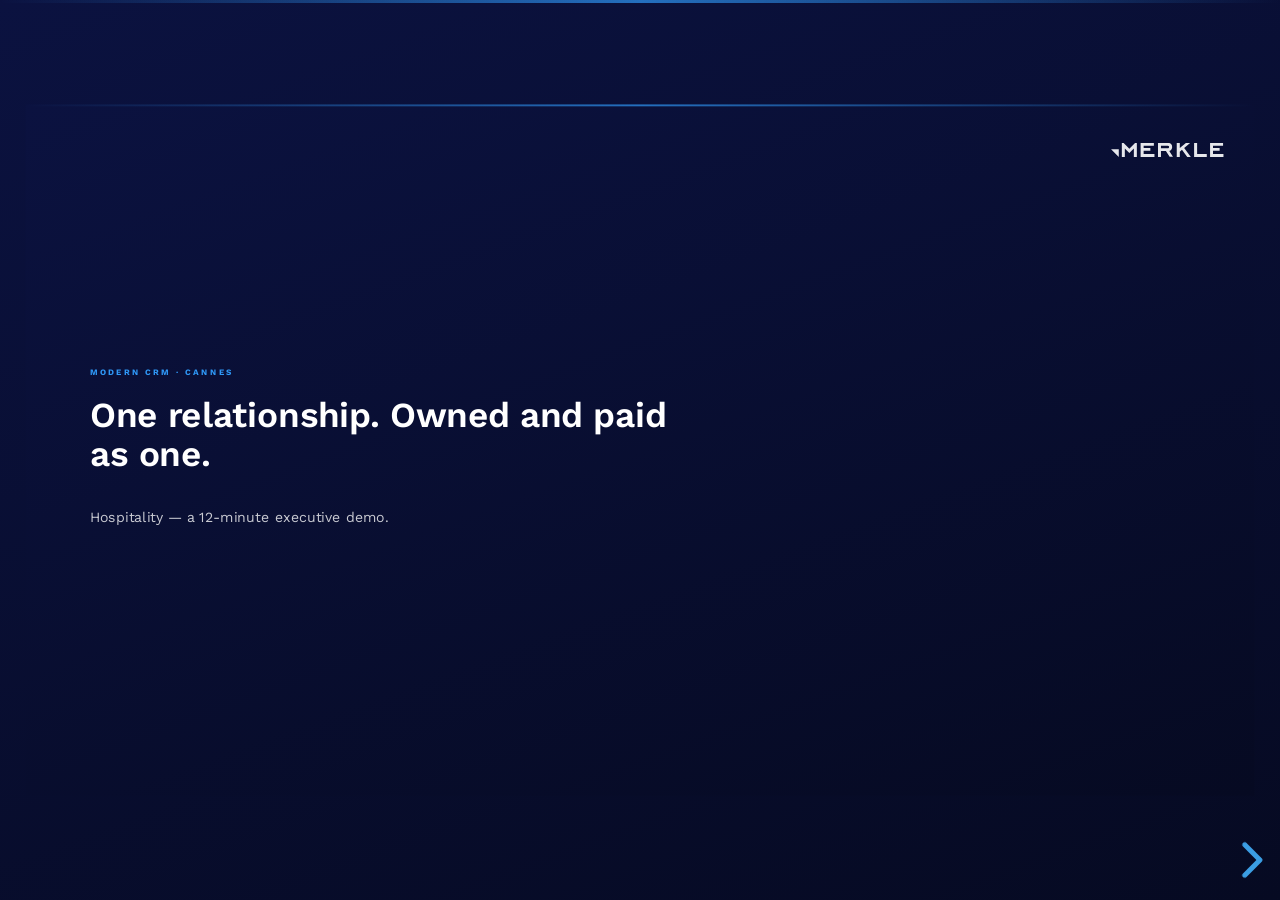
<file: hospitality.html>
<!DOCTYPE html>
<html lang="en">
<head>
<meta charset="UTF-8">
<meta name="viewport" content="width=device-width, initial-scale=1.0, maximum-scale=1.0, user-scalable=no">
<title>Modern CRM — Hospitality (Rivage)</title>
<link rel="stylesheet" href="vendor/reveal/reveal.css">
<link rel="stylesheet" href="vendor/reveal/black.css" id="theme">
<link rel="stylesheet" href="assets/deck.css">
<link rel="stylesheet" href="demo/demo-chrome.css">
</head>
<body>

<div class="reveal">
  <div class="slides">

    <!-- ============================================================
         SECTION 1 — INTRO (Min 1)
         ============================================================ -->

    <!-- Title slide -->
    <section class="slide--dark slide-vcenter title-balance">
      <div class="label">MODERN CRM · CANNES</div>
      <h1 class="title">One relationship. Owned and paid as one.</h1>
      <p class="subtitle">Hospitality — a 12-minute executive demo.</p>
    </section>

    <!-- VO slide — condensed setup (was two slides) -->
    <section class="slide--dark slide-vcenter">
      <p class="handoff-quote">Most hospitality brands still run CRM as a campaign factory and media as a separate acquisition engine — but guests experience one relationship with the brand.<span class="keyline">What if your engagement ecosystem could sense, decide, and act across owned and paid as one connected system?</span></p>
    </section>

    <!-- Agenda slide -->
    <section class="slide--dark slide-vcenter">
      <div class="label">THE DEMO</div>
      <h2 class="title">Three beats.</h2>
      <div class="agenda">
        <a class="beat-card" href="#beat-customer">
          <div class="beat-card__num">01</div>
          <div class="beat-card__head">The connected guest</div>
          <p class="beat-card__sub">One guest — Elena — recognized and remembered across every surface, owned and paid as one.</p>
          <div class="beat-card__go">Open →</div>
        </a>
        <a class="beat-card" href="#beat-copilot">
          <div class="beat-card__num">02</div>
          <div class="beat-card__head">The executive copilot</div>
          <p class="beat-card__sub">Owned and paid as one growth lever — the same concierge, across the entire guest base.</p>
          <div class="beat-card__go">Open →</div>
        </a>
        <a class="beat-card" href="#beat-ops">
          <div class="beat-card__num">03</div>
          <div class="beat-card__head">Marketing operations, compressed</div>
          <p class="beat-card__sub">AI collapses the plan-to-launch timeline — strategy to launch in a fraction of the time.</p>
          <div class="beat-card__go">Open →</div>
        </a>
      </div>
    </section>

    <!-- ============================================================
         BEAT 1 — GUEST JOURNEY (Min 2–6)
         ============================================================ -->

    <!-- JOURNEY DEMO SLOT — id marks Beat 1 entry -->
    <section id="beat-customer" class="slide--dark slide-vcenter" data-demo-scene="journey" data-demo-mode="live">
      <div class="demo-window demo-window--bare">
        <div class="demo-window__body">
          <iframe class="demo-frame" src="demo/hospitality/journey/index.html" title="Rivage — the connected guest journey"></iframe>
        </div>
      </div>
    </section>

    <!-- Journey close VO -->
    <section class="slide--dark slide-vcenter">
      <p class="quote-big">Every interaction becomes an input into the next decision, whether that decision happens in CRM, loyalty, site, app, or paid media.</p>
    </section>

    <!-- ============================================================
         BEAT 2 — EXECUTIVE COPILOT (Min 5–8)
         ============================================================ -->

    <!-- CMO question slide — id marks Beat 2 entry -->
    <section id="beat-copilot" class="slide--paper slide-vcenter">
      <div class="label">EXECUTIVE COPILOT</div>
      <p class="quote-big" style="color: var(--mc-ink); text-align: left; font-size: 52px;">How do I increase repeat-booking rate among new loyalty members without overspending on media?</p>
      <p class="subtitle">The same concierge — now running across the entire guest base.</p>
    </section>

    <!-- COPILOT DEMO SLOT -->
    <section class="slide--dark slide-vcenter" data-demo-scene="copilot" data-demo-mode="live">
      <div class="demo-window">
        <div class="demo-window__bar">
          <div class="demo-window__dots"><span class="demo-window__dot demo-window__dot--r"></span><span class="demo-window__dot demo-window__dot--y"></span><span class="demo-window__dot demo-window__dot--g"></span></div>
          <div class="demo-window__url">rivage.com &nbsp;·&nbsp; Executive copilot</div>
        </div>
        <div class="demo-window__body">
          <iframe class="demo-frame" src="demo/hospitality/copilot/index.html" title="Rivage — executive copilot"></iframe>
        </div>
      </div>
    </section>

    <!-- Copilot close VO -->
    <section class="slide--dark slide-vcenter">
      <p class="quote-big">The future is not AI helping marketers build more campaigns. The future is marketers directing systems that decide where owned engagement should do the work, where paid should amplify it, and how every touchpoint should optimize the next one.</p>
    </section>

    <!-- ============================================================
         BEAT 3 — MARKETING OPERATIONS (Min 8–11)
         ============================================================ -->

    <!-- Beat 3 intro — id marks Beat 3 entry -->
    <section id="beat-ops" class="slide--dark slide-vcenter">
      <div class="label">MARKETING OPERATIONS</div>
      <h2 class="title">From plan to launch — compressed.</h2>
      <p class="subtitle">The manual work of planning, building, and optimizing is automated away — so the same team moves faster.</p>
    </section>

    <!-- MARKETING OPS DEMO SLOT -->
    <section class="slide--dark slide-vcenter" data-demo-scene="ops" data-demo-mode="live">
      <div class="demo-window">
        <div class="demo-window__bar">
          <div class="demo-window__dots"><span class="demo-window__dot demo-window__dot--r"></span><span class="demo-window__dot demo-window__dot--y"></span><span class="demo-window__dot demo-window__dot--g"></span></div>
          <div class="demo-window__url">marketing operations &nbsp;·&nbsp; plan to launch</div>
        </div>
        <div class="demo-window__body">
          <iframe class="demo-frame" src="demo/marketing-ops/index.html" title="Marketing operations — compressed"></iframe>
        </div>
      </div>
    </section>

    <!-- ============================================================
         SECTION 4 — BUSINESS IMPACT (Min 9–12)
         ============================================================ -->

    <!-- Prioritized Pilots — estimated savings -->
    <section class="slide--paper slide-vcenter">
      <div class="label">PROVEN ACROSS ACCOUNTS</div>
      <h2 class="title">Prioritized pilots — <em>~$2.4M</em> in estimated annual savings across four accounts.</h2>
      <div class="pilots">

        <!-- Client 1 -->
        <div class="pilot-col">
          <div class="pilot-col__head">
            <div class="pilot-col__client">Client 1</div>
            <div class="pilot-col__total">$389K</div>
            <div class="pilot-col__uplift">+7.5% uplift</div>
          </div>
          <ul class="pilot-col__rows">
            <li class="pilot-col__row">
              <span class="pilot-col__row-name">Figma MCP → Code</span>
              <span class="pilot-col__row-val">$87K/yr</span>
            </li>
            <li class="pilot-col__row">
              <span class="pilot-col__row-name">AI-powered front-end email QA</span>
              <span class="pilot-col__row-val">$194K/yr</span>
            </li>
            <li class="pilot-col__row">
              <span class="pilot-col__row-name">AI asset-intake validation</span>
              <span class="pilot-col__row-val">$41K/yr</span>
            </li>
            <li class="pilot-col__row">
              <span class="pilot-col__row-name">Bulk ISI / label automation</span>
              <span class="pilot-col__row-val">$51K/yr</span>
            </li>
          </ul>
        </div>

        <!-- Client 2 -->
        <div class="pilot-col">
          <div class="pilot-col__head">
            <div class="pilot-col__client">Client 2</div>
            <div class="pilot-col__total">$135K</div>
            <div class="pilot-col__uplift">+13% uplift</div>
          </div>
          <ul class="pilot-col__rows">
            <li class="pilot-col__row">
              <span class="pilot-col__row-name">Brief-to-CRF AI bridge</span>
              <span class="pilot-col__row-val">$28K/yr</span>
            </li>
            <li class="pilot-col__row">
              <span class="pilot-col__row-name">Automated campaign QA, Braze</span>
              <span class="pilot-col__row-val">$60K/yr</span>
            </li>
            <li class="pilot-col__row">
              <span class="pilot-col__row-name">Asset delivery automation</span>
              <span class="pilot-col__row-val">$24K/yr</span>
            </li>
            <li class="pilot-col__row">
              <span class="pilot-col__row-name">Deployment detail auto-draft</span>
              <span class="pilot-col__row-val">$20K/yr</span>
            </li>
          </ul>
        </div>

        <!-- Client 3 -->
        <div class="pilot-col">
          <div class="pilot-col__head">
            <div class="pilot-col__client">Client 3</div>
            <div class="pilot-col__total">$367K</div>
            <div class="pilot-col__uplift">+19% uplift</div>
          </div>
          <ul class="pilot-col__rows">
            <li class="pilot-col__row">
              <span class="pilot-col__row-name">AI-powered email build assistant</span>
              <span class="pilot-col__row-val">$120K/yr</span>
            </li>
            <li class="pilot-col__row">
              <span class="pilot-col__row-name">QA checklist audit &amp; AI QA</span>
              <span class="pilot-col__row-val">$97K/yr</span>
            </li>
            <li class="pilot-col__row">
              <span class="pilot-col__row-name">Braze test-user registry + QA proofing</span>
              <span class="pilot-col__row-val">$59K/yr</span>
            </li>
            <li class="pilot-col__row">
              <span class="pilot-col__row-name">Liquid code migration</span>
              <span class="pilot-col__row-val">$57K/yr</span>
            </li>
          </ul>
        </div>

        <!-- Client 4 -->
        <div class="pilot-col">
          <div class="pilot-col__head">
            <div class="pilot-col__client">Client 4</div>
            <div class="pilot-col__total">$1.6M</div>
            <div class="pilot-col__uplift">+29% uplift</div>
          </div>
          <ul class="pilot-col__rows">
            <li class="pilot-col__row">
              <span class="pilot-col__row-name">Automated pre-deploy doc generator</span>
              <span class="pilot-col__row-val">$620K/yr</span>
            </li>
            <li class="pilot-col__row">
              <span class="pilot-col__row-name">Confluence KB cleanup + AI search</span>
              <span class="pilot-col__row-val">$286K/yr</span>
            </li>
            <li class="pilot-col__row">
              <span class="pilot-col__row-name">Da Vinci campaign build automation</span>
              <span class="pilot-col__row-val">$207K/yr</span>
            </li>
            <li class="pilot-col__row">
              <span class="pilot-col__row-name">AI-assisted campaign QA agent</span>
              <span class="pilot-col__row-val">$149K/yr</span>
            </li>
          </ul>
        </div>

      </div>
    </section>

    <!-- From → To -->
    <section class="slide--paper slide-vstart">
      <div class="from-to">
        <div class="from-to__head">
          <div class="from-to__head-from">Today</div>
          <div></div>
          <div class="from-to__head-to">The Modern CRM Growth Engine</div>
        </div>
        <div class="from-to__row">
          <div class="from-to__from">Campaigns</div>
          <div class="from-to__arrow">→</div>
          <div class="from-to__to"><strong>1. Identity</strong> — recognize customers and prospects across owned and paid environments</div>
        </div>
        <div class="from-to__row">
          <div class="from-to__from">Segments</div>
          <div class="from-to__arrow">→</div>
          <div class="from-to__to"><strong>2. Signals</strong> — capture behavior from loyalty, CRM, site, app, commerce, service, and media</div>
        </div>
        <div class="from-to__row">
          <div class="from-to__from">Journeys</div>
          <div class="from-to__arrow">→</div>
          <div class="from-to__to"><strong>3. Decisions</strong> — determine the next best action, offer, content, channel, and suppression logic</div>
        </div>
        <div class="from-to__row">
          <div class="from-to__from">Separate owned and paid planning</div>
          <div class="from-to__arrow">→</div>
          <div class="from-to__to"><strong>4. Orchestration</strong> — coordinate owned and paid execution through one connected engagement layer</div>
        </div>
        <div class="from-to__row">
          <div class="from-to__from">Manual optimization</div>
          <div class="from-to__arrow">→</div>
          <div class="from-to__to"><strong>5. Measurement</strong> — prove incremental impact, efficiency, retention, and growth</div>
        </div>
      </div>
    </section>

    <!-- Supporting slide -->
    <section class="slide--paper slide-vcenter">
      <p class="subtitle" style="font-size: 36px; color: var(--mc-ink); opacity: 1; max-width: 1500px;">Fully automated, powered by loyalty, CRM, AI, and real-time decisioning — owned and paid unified at the core. The manual work of planning, building, and optimizing campaigns is automated away, so teams drive more scale without adding headcount.</p>
    </section>

    <!-- ============================================================
         SECTION 5 — SUMMARY
         ============================================================ -->

    <!-- Final statement -->
    <section class="cta-slide">
      <p class="cta-title">The brands that win over the next five years will not simply send more messages or buy more impressions. They will make better decisions faster, and they will connect every owned and paid interaction into one intelligent customer growth system.</p>
    </section>

  </div><!-- /.slides -->
</div><!-- /.reveal -->

<script src="vendor/reveal/reveal.js"></script>
<script type="module">
  import { bindRevealDemoSlides } from './demo/bridge.js';
  import { bindRevealVideoSlots } from './demo/video-slot.js';
  if (typeof Reveal === 'undefined') throw new Error('Reveal.js global not found – check script load order');
  Reveal.initialize({
    width: 1920, height: 1080, margin: 0.04, minScale: 0.2, maxScale: 2.0,
    hash: true, history: true, controls: true, progress: false, center: false,
    transition: 'slide', backgroundTransition: 'fade',
  });
  bindRevealDemoSlides(Reveal);
  bindRevealVideoSlots(Reveal);
  document.querySelectorAll('.reveal .slides > section').forEach((s) => {
    const dark = s.classList.contains('slide--dark') || s.classList.contains('cta-slide')
              || s.classList.contains('hero-slide') || s.classList.contains('demo-break');
    const img = document.createElement('img');
    img.className = 'brand-logo';
    img.src = dark ? 'assets/brand/merkle-white.svg' : 'assets/brand/merkle-black.svg';
    img.alt = 'Merkle';
    s.appendChild(img);
  });
</script>

</body>
</html>
</file>
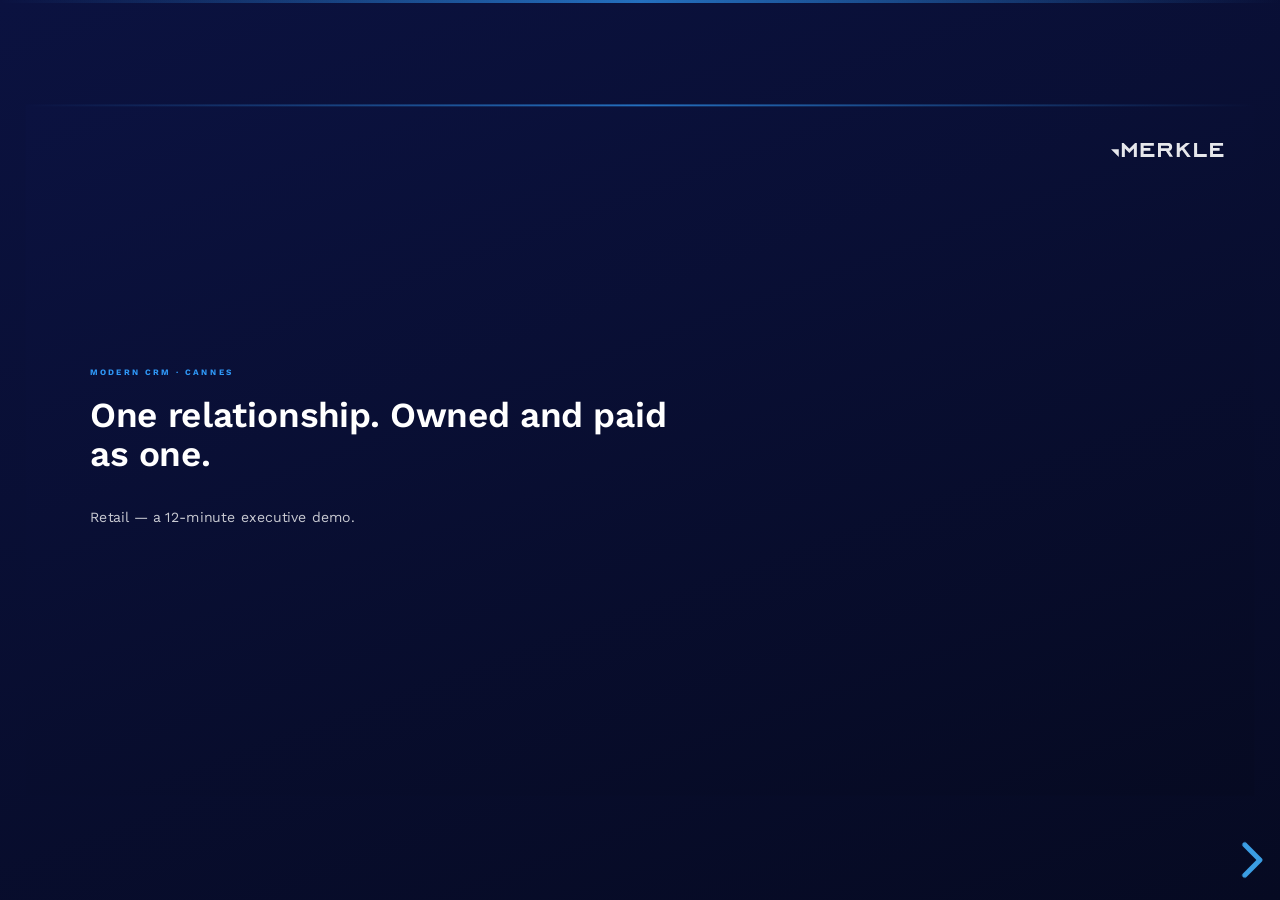
<file: retail.html>
<!DOCTYPE html>
<html lang="en">
<head>
<meta charset="UTF-8">
<meta name="viewport" content="width=device-width, initial-scale=1.0, maximum-scale=1.0, user-scalable=no">
<title>Modern CRM — Retail (Nordhem)</title>
<link rel="stylesheet" href="vendor/reveal/reveal.css">
<link rel="stylesheet" href="vendor/reveal/black.css" id="theme">
<link rel="stylesheet" href="assets/deck.css">
<link rel="stylesheet" href="demo/demo-chrome.css">
</head>
<body>

<div class="reveal">
  <div class="slides">

    <!-- ============================================================
         SECTION 1 — INTRO (Min 1)
         ============================================================ -->

    <!-- Title slide -->
    <section class="slide--dark slide-vcenter title-balance">
      <div class="label">MODERN CRM · CANNES</div>
      <h1 class="title">One relationship. Owned and paid as one.</h1>
      <p class="subtitle">Retail — a 12-minute executive demo.</p>
    </section>

    <!-- VO slide — condensed setup (was two slides) -->
    <section class="slide--dark slide-vcenter">
      <p class="handoff-quote">Most retailers still run CRM as a campaign factory and media as a separate acquisition engine — but customers experience one relationship with the brand.<span class="keyline">What if your marketing ecosystem could sense, decide, and act across owned and paid as one connected system?</span></p>
    </section>

    <!-- Agenda slide -->
    <section class="slide--dark slide-vcenter">
      <div class="label">THE DEMO</div>
      <h2 class="title">Three beats.</h2>
      <div class="agenda">
        <a class="beat-card" href="#beat-customer">
          <div class="beat-card__num">01</div>
          <div class="beat-card__head">The connected customer</div>
          <p class="beat-card__sub">One customer — Emma — recognized and remembered across every surface, owned and paid as one.</p>
          <div class="beat-card__go">Open →</div>
        </a>
        <a class="beat-card" href="#beat-copilot">
          <div class="beat-card__num">02</div>
          <div class="beat-card__head">The executive copilot</div>
          <p class="beat-card__sub">Owned and paid as one growth lever — the same advisor, across the entire customer base.</p>
          <div class="beat-card__go">Open →</div>
        </a>
        <a class="beat-card" href="#beat-ops">
          <div class="beat-card__num">03</div>
          <div class="beat-card__head">Marketing operations, compressed</div>
          <p class="beat-card__sub">AI collapses the plan-to-launch timeline — strategy to launch in a fraction of the time.</p>
          <div class="beat-card__go">Open →</div>
        </a>
      </div>
    </section>

    <!-- ============================================================
         BEAT 1 — CUSTOMER JOURNEY (Min 2–6)
         ============================================================ -->

    <!-- JOURNEY DEMO SLOT — id marks Beat 1 entry -->
    <section id="beat-customer" class="slide--dark slide-vcenter" data-demo-scene="journey" data-demo-mode="live">
      <div class="demo-window demo-window--bare">
        <div class="demo-window__body">
          <iframe class="demo-frame" src="demo/retail/journey/index.html" title="Nordhem — the connected customer journey"></iframe>
        </div>
      </div>
    </section>

    <!-- Journey close VO -->
    <section class="slide--dark slide-vcenter">
      <p class="quote-big">Every interaction becomes an input into the next decision, whether that decision happens in paid media, CRM, loyalty, ecommerce, or the store.</p>
    </section>

    <!-- ============================================================
         BEAT 2 — EXECUTIVE COPILOT (Min 5–8)
         ============================================================ -->

    <!-- CMO question slide — id marks Beat 2 entry -->
    <section id="beat-copilot" class="slide--paper slide-vcenter">
      <div class="label">EXECUTIVE COPILOT</div>
      <p class="quote-big" style="color: var(--mc-ink); text-align: left; font-size: 52px;">How do I increase visits and purchases among high-intent shoppers while improving media efficiency?</p>
      <p class="subtitle">The same advisor — now running across the entire customer base.</p>
    </section>

    <!-- COPILOT DEMO SLOT -->
    <section class="slide--dark slide-vcenter" data-demo-scene="copilot" data-demo-mode="live">
      <div class="demo-window">
        <div class="demo-window__bar">
          <div class="demo-window__dots"><span class="demo-window__dot demo-window__dot--r"></span><span class="demo-window__dot demo-window__dot--y"></span><span class="demo-window__dot demo-window__dot--g"></span></div>
          <div class="demo-window__url">nordhem.com &nbsp;·&nbsp; Executive copilot</div>
        </div>
        <div class="demo-window__body">
          <iframe class="demo-frame" src="demo/retail/copilot/index.html" title="Nordhem — executive copilot"></iframe>
        </div>
      </div>
    </section>

    <!-- Copilot close VO -->
    <section class="slide--dark slide-vcenter">
      <p class="quote-big">The future is not AI helping marketers build more campaigns. The future is marketers directing systems that decide where owned engagement should do the work, where paid should amplify it, and how every touchpoint should optimize the next one.</p>
    </section>

    <!-- ============================================================
         BEAT 3 — MARKETING OPERATIONS (Min 8–11)
         ============================================================ -->

    <!-- Beat 3 intro — id marks Beat 3 entry -->
    <section id="beat-ops" class="slide--dark slide-vcenter">
      <div class="label">MARKETING OPERATIONS</div>
      <h2 class="title">From plan to launch — compressed.</h2>
      <p class="subtitle">The manual work of planning, building, and optimizing is automated away — so the same team moves faster.</p>
    </section>

    <!-- MARKETING OPS DEMO SLOT -->
    <section class="slide--dark slide-vcenter" data-demo-scene="ops" data-demo-mode="live">
      <div class="demo-window">
        <div class="demo-window__bar">
          <div class="demo-window__dots"><span class="demo-window__dot demo-window__dot--r"></span><span class="demo-window__dot demo-window__dot--y"></span><span class="demo-window__dot demo-window__dot--g"></span></div>
          <div class="demo-window__url">marketing operations &nbsp;·&nbsp; plan to launch</div>
        </div>
        <div class="demo-window__body">
          <iframe class="demo-frame" src="demo/marketing-ops/index.html" title="Marketing operations — compressed"></iframe>
        </div>
      </div>
    </section>

    <!-- ============================================================
         SECTION 4 — BUSINESS IMPACT (Min 9–12)
         ============================================================ -->

    <!-- Prioritized Pilots — estimated savings -->
    <section class="slide--paper slide-vcenter">
      <div class="label">PROVEN ACROSS ACCOUNTS</div>
      <h2 class="title">Prioritized pilots — <em>~$2.4M</em> in estimated annual savings across four accounts.</h2>
      <div class="pilots">

        <!-- Client 1 -->
        <div class="pilot-col">
          <div class="pilot-col__head">
            <div class="pilot-col__client">Client 1</div>
            <div class="pilot-col__total">$389K</div>
            <div class="pilot-col__uplift">+7.5% uplift</div>
          </div>
          <ul class="pilot-col__rows">
            <li class="pilot-col__row">
              <span class="pilot-col__row-name">Figma MCP → Code</span>
              <span class="pilot-col__row-val">$87K/yr</span>
            </li>
            <li class="pilot-col__row">
              <span class="pilot-col__row-name">AI-powered front-end email QA</span>
              <span class="pilot-col__row-val">$194K/yr</span>
            </li>
            <li class="pilot-col__row">
              <span class="pilot-col__row-name">AI asset-intake validation</span>
              <span class="pilot-col__row-val">$41K/yr</span>
            </li>
            <li class="pilot-col__row">
              <span class="pilot-col__row-name">Bulk ISI / label automation</span>
              <span class="pilot-col__row-val">$51K/yr</span>
            </li>
          </ul>
        </div>

        <!-- Client 2 -->
        <div class="pilot-col">
          <div class="pilot-col__head">
            <div class="pilot-col__client">Client 2</div>
            <div class="pilot-col__total">$135K</div>
            <div class="pilot-col__uplift">+13% uplift</div>
          </div>
          <ul class="pilot-col__rows">
            <li class="pilot-col__row">
              <span class="pilot-col__row-name">Brief-to-CRF AI bridge</span>
              <span class="pilot-col__row-val">$28K/yr</span>
            </li>
            <li class="pilot-col__row">
              <span class="pilot-col__row-name">Automated campaign QA, Braze</span>
              <span class="pilot-col__row-val">$60K/yr</span>
            </li>
            <li class="pilot-col__row">
              <span class="pilot-col__row-name">Asset delivery automation</span>
              <span class="pilot-col__row-val">$24K/yr</span>
            </li>
            <li class="pilot-col__row">
              <span class="pilot-col__row-name">Deployment detail auto-draft</span>
              <span class="pilot-col__row-val">$20K/yr</span>
            </li>
          </ul>
        </div>

        <!-- Client 3 -->
        <div class="pilot-col">
          <div class="pilot-col__head">
            <div class="pilot-col__client">Client 3</div>
            <div class="pilot-col__total">$367K</div>
            <div class="pilot-col__uplift">+19% uplift</div>
          </div>
          <ul class="pilot-col__rows">
            <li class="pilot-col__row">
              <span class="pilot-col__row-name">AI-powered email build assistant</span>
              <span class="pilot-col__row-val">$120K/yr</span>
            </li>
            <li class="pilot-col__row">
              <span class="pilot-col__row-name">QA checklist audit &amp; AI QA</span>
              <span class="pilot-col__row-val">$97K/yr</span>
            </li>
            <li class="pilot-col__row">
              <span class="pilot-col__row-name">Braze test-user registry + QA proofing</span>
              <span class="pilot-col__row-val">$59K/yr</span>
            </li>
            <li class="pilot-col__row">
              <span class="pilot-col__row-name">Liquid code migration</span>
              <span class="pilot-col__row-val">$57K/yr</span>
            </li>
          </ul>
        </div>

        <!-- Client 4 -->
        <div class="pilot-col">
          <div class="pilot-col__head">
            <div class="pilot-col__client">Client 4</div>
            <div class="pilot-col__total">$1.6M</div>
            <div class="pilot-col__uplift">+29% uplift</div>
          </div>
          <ul class="pilot-col__rows">
            <li class="pilot-col__row">
              <span class="pilot-col__row-name">Automated pre-deploy doc generator</span>
              <span class="pilot-col__row-val">$620K/yr</span>
            </li>
            <li class="pilot-col__row">
              <span class="pilot-col__row-name">Confluence KB cleanup + AI search</span>
              <span class="pilot-col__row-val">$286K/yr</span>
            </li>
            <li class="pilot-col__row">
              <span class="pilot-col__row-name">Da Vinci campaign build automation</span>
              <span class="pilot-col__row-val">$207K/yr</span>
            </li>
            <li class="pilot-col__row">
              <span class="pilot-col__row-name">AI-assisted campaign QA agent</span>
              <span class="pilot-col__row-val">$149K/yr</span>
            </li>
          </ul>
        </div>

      </div>
    </section>

    <!-- From → To -->
    <section class="slide--paper slide-vstart">
      <div class="from-to">
        <div class="from-to__head">
          <div class="from-to__head-from">From (today)</div>
          <div></div>
          <div class="from-to__head-to">To (automated, at scale)</div>
        </div>
        <div class="from-to__row">
          <div class="from-to__from">Campaigns</div>
          <div class="from-to__arrow">→</div>
          <div class="from-to__to">Automated, always-on journeys that build and launch themselves</div>
        </div>
        <div class="from-to__row">
          <div class="from-to__from">Segments</div>
          <div class="from-to__arrow">→</div>
          <div class="from-to__to">Audiences assembled automatically in real time — no manual list pulls</div>
        </div>
        <div class="from-to__row">
          <div class="from-to__from">Channels</div>
          <div class="from-to__arrow">→</div>
          <div class="from-to__to">Cross-channel activation orchestrated automatically from one trigger</div>
        </div>
        <div class="from-to__row">
          <div class="from-to__from">Separate owned and paid planning</div>
          <div class="from-to__arrow">→</div>
          <div class="from-to__to">Owned + paid planned together automatically, not in separate cycles</div>
        </div>
        <div class="from-to__row">
          <div class="from-to__from">Manual optimization</div>
          <div class="from-to__arrow">→</div>
          <div class="from-to__to">Optimization that runs continuously and automatically</div>
        </div>
        <div class="from-to__row">
          <div class="from-to__from">Market-by-market execution</div>
          <div class="from-to__arrow">→</div>
          <div class="from-to__to">Rollout executed automatically across every market</div>
        </div>
      </div>
    </section>

    <!-- ============================================================
         SECTION 5 — SUMMARY
         ============================================================ -->

    <!-- Final statement -->
    <section class="cta-slide">
      <p class="cta-title">The retailers that win over the next five years will not simply launch more campaigns or buy more media. They will make better decisions faster, activate every signal across owned and paid, and turn marketing into a connected growth system.</p>
    </section>

  </div><!-- /.slides -->
</div><!-- /.reveal -->

<script src="vendor/reveal/reveal.js"></script>
<script type="module">
  import { bindRevealDemoSlides } from './demo/bridge.js';
  import { bindRevealVideoSlots } from './demo/video-slot.js';
  if (typeof Reveal === 'undefined') throw new Error('Reveal.js global not found – check script load order');
  Reveal.initialize({
    width: 1920, height: 1080, margin: 0.04, minScale: 0.2, maxScale: 2.0,
    hash: true, history: true, controls: true, progress: false, center: false,
    transition: 'slide', backgroundTransition: 'fade',
  });
  bindRevealDemoSlides(Reveal);
  bindRevealVideoSlots(Reveal);
  document.querySelectorAll('.reveal .slides > section').forEach((s) => {
    const dark = s.classList.contains('slide--dark') || s.classList.contains('cta-slide')
              || s.classList.contains('hero-slide') || s.classList.contains('demo-break');
    const img = document.createElement('img');
    img.className = 'brand-logo';
    img.src = dark ? 'assets/brand/merkle-white.svg' : 'assets/brand/merkle-black.svg';
    img.alt = 'Merkle';
    s.appendChild(img);
  });
</script>

</body>
</html>
</file>
<file: demo/marketing-ops/marketing-ops.css>
/* ════════════════════════════════════════════════════════════════════
   Marketing Operations · Compressed — scripted scene (generic, shared)
   Standalone, 100% offline. Neutral palette, single blue accent.
   Designed for 1920×1080 full-screen capture.
   ════════════════════════════════════════════════════════════════════ */

:root {
  --ink:        #16181d;
  --paper:      #f7f8fa;
  --surface:    #ffffff;
  --surface-2:  #eef0f4;
  --muted:      #5a6473;
  --line:       #e3e6ec;
  --blue:       #0328D1;   /* AI / after accent */
  --blue-lt:    #2F98F7;   /* lighter AI highlight */
  --before:     #c7ccd6;   /* muted "before" grey */
  --blue-tint:  rgba(3, 40, 209, 0.08);
  --blue-tint2: rgba(47, 152, 247, 0.12);
  --font: system-ui, -apple-system, 'Segoe UI', Roboto, Helvetica, Arial, sans-serif;

  --t: 0.6s cubic-bezier(.4, 0, .2, 1);
}

* { box-sizing: border-box; margin: 0; padding: 0; }

html, body {
  width: 100%; height: 100%;
  margin: 0;
  color: var(--ink);
  font-family: var(--font);
  overflow: hidden;
}
body { background: #0e1422; }

.stage {
  position: absolute; top: 50%; left: 50%;
  width: 1920px; height: 1080px;
  transform-origin: center center;
  overflow: hidden;
  display: grid;
  grid-template-rows: auto 1fr auto;
  background:
    radial-gradient(1300px 760px at 82% 14%, var(--blue-tint2), transparent 62%),
    radial-gradient(1100px 800px at 10% 96%, var(--blue-tint), transparent 60%),
    var(--paper);
}

/* ───────────────────────── Top bar ───────────────────────── */
.topbar {
  display: flex; align-items: center; gap: 16px;
  padding: 30px 64px 14px;
}
.brand { display: flex; align-items: baseline; gap: 14px; }
.brand__mark {
  font-size: 22px; font-weight: 800; letter-spacing: 3px;
  color: var(--ink);
}
.brand__sub {
  font-size: 13px; letter-spacing: 3px; text-transform: uppercase;
  color: var(--muted); font-weight: 600;
}
.topbar__spacer { flex: 1; }
.ai-label {
  display: flex; align-items: center; gap: 9px;
  font-size: 13px; font-weight: 600; letter-spacing: 1.4px;
  text-transform: uppercase; color: var(--blue);
  background: var(--blue-tint); border: 1px solid rgba(3,40,209,.18);
  padding: 8px 16px; border-radius: 999px;
  opacity: 0; transform: translateY(-4px);
  transition: opacity var(--t), transform var(--t);
}
.ai-label.is-on { opacity: 1; transform: translateY(0); }
.ai-label svg { width: 16px; height: 16px; }

/* ───────────────────────── Main canvas ───────────────────────── */
.canvas {
  position: relative;
  padding: 12px 64px 0;
  min-height: 0;
  display: grid;
}
/* both views stacked in the same grid cell so we can cross-fade */
.timeline-view, .compare-view {
  grid-area: 1 / 1;
  min-height: 0;
}

/* ═══════════════ Timeline view (beats 0–5) ═══════════════ */
.timeline-view {
  display: flex;
  flex-direction: column;
  justify-content: center;
  gap: 18px;
  opacity: 1;
  transition: opacity var(--t);
}
.timeline-view.is-hidden { opacity: 0; pointer-events: none; }

.tl-meta {
  display: flex; justify-content: flex-end; align-items: center;
  height: 30px;
}
.total-marker {
  font-size: 15px; font-weight: 800; letter-spacing: .4px;
  color: var(--blue);
  background: var(--surface); border: 1.5px solid var(--blue);
  padding: 7px 18px; border-radius: 999px;
  box-shadow: 0 6px 18px rgba(3,40,209,.12);
}

/* Week ruler */
.ruler {
  position: relative;
  height: 22px;
  margin: 0 2px;
  border-bottom: 1px solid var(--line);
}
.ruler__tick {
  position: absolute; bottom: 0;
  transform: translateX(-50%);
  font-size: 11px; font-weight: 600; color: var(--muted);
  padding-bottom: 4px;
}
.ruler__tick::after {
  content: ""; position: absolute; left: 50%; bottom: -1px;
  width: 1px; height: 6px; background: var(--line);
  transform: translateX(-50%);
}

/* The 5 phase segments — flex-basis = width ∝ weeks */
.track {
  display: flex;
  align-items: stretch;
  gap: 6px;
  height: 100px;
}
.phase {
  flex-grow: 0; flex-shrink: 0;
  flex-basis: 20%;
  /* Floor the width so a heavily-compressed phase (e.g. Review at 0.5 wk) still
     fits its label instead of clipping. Plenty of empty track remains, so this
     doesn't cause overflow. */
  min-width: 96px;
  display: flex; flex-direction: column;
  transition: flex-basis var(--t);
}

.phase__bar {
  position: relative;
  height: 84px;
  border-radius: 14px;
  background: var(--before);
  border: 1.5px solid #b9bfcb;
  display: flex; flex-direction: column; justify-content: center;
  align-items: flex-start;
  padding: 0 15px;
  overflow: hidden;
  transition: background var(--t), border-color var(--t), box-shadow var(--t);
}
.phase.is-compressed .phase__bar {
  background: linear-gradient(135deg, var(--blue) 0%, #021ba0 100%);
  border-color: var(--blue);
}
.phase.is-active .phase__bar {
  box-shadow: 0 0 0 4px var(--blue-tint2), 0 12px 30px rgba(3,40,209,.22);
}
.phase__name {
  font-size: 16px; font-weight: 800; letter-spacing: .3px;
  color: #424a59;
  white-space: nowrap;
  transition: color var(--t);
}
.phase.is-compressed .phase__name { color: #fff; }
.phase__weeks {
  font-size: 12px; font-weight: 700; letter-spacing: .3px;
  color: #5d6573;
  margin-top: 3px;
  white-space: nowrap;
  transition: color var(--t);
}
.phase.is-compressed .phase__weeks { color: rgba(255,255,255,.9); }

/* ── Running AI summary — one column per phase, below the track.
   All five slots hold position; each lights up (and reveals its bullets)
   as its phase is compressed, so the bullets ACCUMULATE across stages
   instead of being replaced. ── */
.ai-row {
  display: flex; gap: 16px; width: 100%;
  margin-top: 28px;
  opacity: 0;
  transition: opacity .4s ease;
  pointer-events: none;
}
.ai-row.is-visible { opacity: 1; pointer-events: auto; }
.ai-col {
  flex: 1 1 0; min-width: 0;
  background: var(--surface);
  border: 1px solid var(--line);
  border-top: 3px solid var(--line);
  border-radius: 12px;
  padding: 14px 16px 16px;
  opacity: .45;
  transition: opacity .5s ease, border-color .5s ease;
}
.ai-col.is-on { opacity: 1; border-top-color: var(--blue-lt); }
.ai-col__head {
  font-size: 12px; font-weight: 800; letter-spacing: 1.4px;
  text-transform: uppercase; color: #9aa2b1;
  margin-bottom: 10px;
  transition: color .5s ease;
}
.ai-col.is-on .ai-col__head { color: var(--blue-lt); }
.ai-col__list {
  list-style: none; display: flex; flex-direction: column; gap: 7px;
  opacity: 0; transform: translateY(6px);
  transition: opacity .5s ease, transform .5s ease;
}
.ai-col.is-on .ai-col__list { opacity: 1; transform: translateY(0); }
.ai-col__list li {
  font-size: 13.5px; font-weight: 600; line-height: 1.35;
  color: var(--ink);
  padding-left: 16px; position: relative;
}
.ai-col__list li::before {
  content: "";
  position: absolute; left: 0; top: 6px;
  width: 6px; height: 6px; border-radius: 50%;
  background: var(--blue-lt);
}

/* ═══════════════ Before vs after view (beat 6) ═══════════════ */
.compare-view {
  display: flex;
  flex-direction: column;
  justify-content: center;
  gap: 34px;
  opacity: 0;
  pointer-events: none;
  transition: opacity var(--t);
}
.compare-view.is-on { opacity: 1; pointer-events: auto; }

.compare-row {
  display: flex; align-items: center; gap: 28px;
}
.compare-row__label {
  width: 180px; flex-shrink: 0;
  display: flex; flex-direction: column; gap: 4px;
  text-align: right;
}
.compare-row__kicker {
  font-size: 12px; letter-spacing: 2px; text-transform: uppercase;
  font-weight: 700; color: var(--muted);
}
.compare-row__kicker.is-after { color: var(--blue); }
.compare-row__total {
  font-size: 30px; font-weight: 800; letter-spacing: -.5px;
  color: #6b7280;
}
.compare-row__total.is-after { color: var(--blue); }

.cmp-track {
  flex: 1;
  display: flex; align-items: stretch; gap: 4px;
  height: 76px;
}
.cmp-seg {
  display: flex; align-items: center; justify-content: center;
  border-radius: 11px;
  min-width: 0;
  overflow: hidden;
}
.cmp-track--before .cmp-seg {
  background: var(--before);
  border: 1.5px solid #b9bfcb;
}
.cmp-track--after .cmp-seg {
  background: linear-gradient(135deg, var(--blue) 0%, #021ba0 100%);
  border: 1.5px solid var(--blue);
}
.cmp-seg__label {
  font-size: 12px; font-weight: 700; letter-spacing: .2px;
  white-space: nowrap;
  padding: 0 4px;
}
.cmp-track--before .cmp-seg__label { color: #4a5160; }
.cmp-track--after .cmp-seg__label { color: #fff; }

.impact {
  margin-top: 8px;
  text-align: center;
}
.impact__headline {
  font-size: 30px; font-weight: 800; letter-spacing: -.4px;
  color: var(--ink);
}
.impact__arrow { color: var(--blue); font-weight: 800; }
.impact__sub {
  margin-top: 10px;
  font-size: 16px; font-weight: 600; color: var(--muted);
}

/* ───────────────────────── Caption bar ───────────────────────── */
.captionbar {
  display: flex; align-items: center; gap: 24px;
  padding: 20px 64px 34px;
}
.beatdots { display: flex; gap: 9px; }
.beatdots i {
  width: 9px; height: 9px; border-radius: 50%;
  background: var(--line);
  transition: background var(--t), transform var(--t);
}
.beatdots i.is-done { background: var(--blue); }
.beatdots i.is-now  { background: var(--blue-lt); transform: scale(1.4); }

.caption {
  flex: 1;
  display: flex; flex-direction: column; gap: 3px;
}
.caption__kicker {
  font-size: 12px; letter-spacing: 2.4px; text-transform: uppercase;
  font-weight: 700; color: var(--blue-lt);
}
.caption__text {
  font-size: 25px; font-weight: 700; letter-spacing: -.3px; color: var(--ink);
  line-height: 1.2;
}
</file>
<file: demo/hospitality/copilot/copilot.css>
/* ════════════════════════════════════════════════════════════════════
   Rivage · Executive Copilot — scripted scene
   Standalone, 100% offline. Palette copied from journey.css.
   Designed for 1920×1080 full-screen capture.
   ════════════════════════════════════════════════════════════════════ */

:root {
  --ink:         #10131a;
  --paper:       #f6f7f9;
  --paper-2:     #eef1f5;
  --blue:        #2563eb;
  --blue-deep:   #0f2454;
  --accent:      #0fb5a5;
  --muted:       #5a6473;
  --line:        #d9dde4;
  --card-bg:     #ffffff;
  --blue-tint:   rgba(37, 99, 235, 0.08);
  --accent-tint: rgba(15, 181, 165, 0.10);
  --font: system-ui, -apple-system, 'Segoe UI', Roboto, Helvetica, Arial, sans-serif;

  --dim: 0.32;
  --t: 0.55s cubic-bezier(.4, 0, .2, 1);
}

* { box-sizing: border-box; margin: 0; padding: 0; }

html, body {
  width: 100%; height: 100%;
  margin: 0;
  color: var(--ink);
  font-family: var(--font);
  overflow: hidden;
}
body { background: #0e1422; }

.stage {
  position: absolute; top: 50%; left: 50%;
  width: 1920px; height: 1080px;
  transform-origin: center center;
  overflow: hidden;
  display: grid;
  grid-template-rows: auto 1fr auto;
  background:
    radial-gradient(1200px 700px at 78% 18%, var(--accent-tint), transparent 60%),
    radial-gradient(1100px 800px at 12% 92%, var(--blue-tint), transparent 60%),
    var(--paper);
}

/* ───────────────────────── Top bar ───────────────────────── */
.topbar {
  display: flex; align-items: center; gap: 16px;
  padding: 30px 56px 14px;
}
.brand {
  display: flex; align-items: baseline; gap: 12px;
}
.brand__mark {
  font-size: 26px; font-weight: 700; letter-spacing: 4px;
  color: var(--ink);
}
.brand__sub {
  font-size: 13px; letter-spacing: 3px; text-transform: uppercase;
  color: var(--muted); font-weight: 600;
}
.topbar__spacer { flex: 1; }
.copilot-label {
  display: flex; align-items: center; gap: 9px;
  font-size: 13px; font-weight: 600; letter-spacing: 1.5px;
  text-transform: uppercase; color: var(--blue);
  background: var(--blue-tint); border: 1px solid rgba(37,99,235,.18);
  padding: 8px 16px; border-radius: 999px;
}
.copilot-label svg { width: 16px; height: 16px; }

/* ───────────────────────── Main canvas ───────────────────────── */
.canvas {
  display: grid;
  grid-template-columns: 1fr 520px;
  gap: 48px;
  padding: 8px 56px 0;
  min-height: 0;
  overflow: hidden;
}

/* ═══════════════ Left: copilot chat column ═══════════════ */
.copilot-col {
  display: flex;
  flex-direction: column;
  gap: 0;
  min-height: 0;
}

/* ── Composer (question input at top) ── */
.composer {
  background: var(--card-bg);
  border: 1.5px solid var(--line);
  border-radius: 18px 18px 0 0;
  border-bottom: none;
  padding: 20px 24px;
  display: flex;
  align-items: flex-start;
  gap: 16px;
  flex-shrink: 0;
  position: relative;
  overflow: hidden;
}
.composer::before {
  content: "";
  position: absolute; inset: 0 0 auto 0; height: 4px;
  background: linear-gradient(90deg, var(--blue), var(--accent));
}
.composer__avatar {
  width: 42px; height: 42px; border-radius: 50%; flex-shrink: 0;
  display: grid; place-items: center;
  background: linear-gradient(135deg, var(--blue), var(--blue-deep));
  color: #fff;
  font-size: 16px; font-weight: 700;
}
.composer__body {
  flex: 1; min-width: 0;
}
.composer__from {
  font-size: 11px; letter-spacing: 1.4px; text-transform: uppercase;
  font-weight: 700; color: var(--muted); margin-bottom: 6px;
}
.composer__question {
  font-size: 18px; font-weight: 600; color: var(--ink);
  line-height: 1.45;
}
.composer__cursor {
  display: inline-block;
  width: 2px; height: 1.1em;
  background: var(--blue);
  vertical-align: text-bottom;
  margin-left: 2px;
  animation: blink 1.1s step-end infinite;
  opacity: 1;
  transition: opacity var(--t);
}
.composer__cursor.is-hidden { opacity: 0; animation: none; }
@keyframes blink {
  0%, 100% { opacity: 1; }
  50%       { opacity: 0; }
}
.composer__send {
  width: 40px; height: 40px; flex-shrink: 0;
  display: grid; place-items: center;
  background: var(--blue); border-radius: 12px;
  color: #fff;
  opacity: 0;
  transform: scale(.85);
  transition: opacity var(--t), transform var(--t);
  margin-top: 2px;
}
.composer__send.is-visible {
  opacity: 1; transform: scale(1);
}
.composer__send svg { width: 18px; height: 18px; }

/* ── Reply stream panel ── */
.reply-panel {
  background: var(--card-bg);
  border: 1.5px solid var(--line);
  border-radius: 0 0 18px 18px;
  border-top: 1px solid var(--paper-2);
  flex: 1;
  min-height: 0;
  overflow-y: auto;
  padding: 0 24px 20px;
  display: flex;
  flex-direction: column;
  gap: 0;
}
/* hide scrollbar for clean recording */
.reply-panel::-webkit-scrollbar { display: none; }
.reply-panel { scrollbar-width: none; }

/* ── Thinking / status bar ── */
.think-bar {
  display: flex; align-items: center; gap: 10px;
  padding: 14px 0 10px;
  opacity: 0;
  transition: opacity var(--t);
}
.think-bar.is-on { opacity: 1; }
.think-dots {
  display: flex; gap: 5px;
}
.think-dots span {
  width: 7px; height: 7px; border-radius: 50%;
  background: var(--accent);
  animation: thinkpulse 1.3s ease-in-out infinite;
}
.think-dots span:nth-child(2) { animation-delay: .18s; }
.think-dots span:nth-child(3) { animation-delay: .36s; }
@keyframes thinkpulse {
  0%, 100% { opacity: .3; transform: scale(.8); }
  50%       { opacity: 1;  transform: scale(1.1); }
}
.think-text {
  font-size: 12px; font-weight: 600; letter-spacing: .5px;
  color: var(--accent); text-transform: uppercase;
}

/* ── Individual reply steps ── */
.step {
  border-top: 1px solid var(--paper-2);
  padding: 16px 0 6px;
  opacity: 0;
  transform: translateY(8px);
  transition: opacity .45s ease, transform .45s ease;
}
.step.is-on {
  opacity: 1; transform: translateY(0);
}
.step__head {
  display: flex; align-items: center; gap: 10px;
  margin-bottom: 10px;
}
.step__icon {
  width: 32px; height: 32px; border-radius: 10px; flex-shrink: 0;
  display: grid; place-items: center;
  background: var(--paper-2); color: var(--muted);
  transition: background var(--t), color var(--t);
}
.step.is-on .step__icon { background: var(--accent); color: #fff; }
.step__icon svg { width: 17px; height: 17px; }
.step__label {
  display: flex; flex-direction: column; gap: 1px;
}
.step__kicker {
  font-size: 10px; letter-spacing: 1.6px; text-transform: uppercase;
  font-weight: 700; color: var(--muted);
}
.step__title {
  font-size: 16px; font-weight: 700; color: var(--ink);
}

/* ── Audience chips (step 1) ── */
.audience-chips {
  display: flex; flex-wrap: wrap; gap: 8px; margin-top: 6px;
}
.aud-chip {
  display: flex; align-items: center; gap: 8px;
  background: var(--paper-2); border: 1px solid var(--line);
  border-radius: 12px; padding: 7px 12px;
  font-size: 13px; color: var(--ink);
  font-weight: 600;
}
.aud-chip__count {
  font-size: 11px; font-weight: 700; letter-spacing: .3px;
  color: var(--blue);
  background: var(--blue-tint); border: 1px solid rgba(37,99,235,.2);
  padding: 2px 7px; border-radius: 999px;
}
.aud-chip.chip--owned-aud {
  border-color: rgba(37,99,235,.3);
  background: var(--blue-tint);
}
.aud-chip.chip--lookalike {
  border-color: rgba(15,181,165,.35);
  background: var(--accent-tint);
}
.aud-chip.chip--lookalike .aud-chip__count {
  color: var(--accent);
  background: rgba(15,181,165,.15);
  border-color: rgba(15,181,165,.3);
}
.aud-total {
  margin-top: 10px;
  font-size: 13px; color: var(--muted); font-weight: 600;
}
.aud-total strong { color: var(--ink); }

/* ── Plan rows (step 2) ── */
.plan-rows {
  display: flex; flex-direction: column; gap: 10px; margin-top: 6px;
}
.plan-row {
  display: flex; align-items: flex-start; gap: 12px;
  background: var(--paper-2); border: 1px solid var(--line);
  border-radius: 12px; padding: 12px 14px;
}
.plan-row__badge {
  flex-shrink: 0; padding: 3px 9px;
  border-radius: 999px; font-size: 10px; font-weight: 700;
  letter-spacing: .5px; text-transform: uppercase;
  min-width: 58px; text-align: center;
}
.plan-row__badge.owned {
  color: var(--blue); border: 1px solid rgba(37,99,235,.3);
  background: var(--blue-tint);
}
.plan-row__badge.paid {
  color: var(--accent); border: 1px solid rgba(15,181,165,.35);
  background: var(--accent-tint);
}
.plan-row__body {
  display: flex; flex-direction: column; gap: 2px;
}
.plan-row__channel {
  font-size: 13px; font-weight: 700; color: var(--ink);
}
.plan-row__desc {
  font-size: 12px; color: var(--muted); line-height: 1.4;
}

/* ── Execution grid (step 3) ── */
.exec-grid {
  display: grid; grid-template-columns: repeat(2, 1fr); gap: 10px;
  margin-top: 6px;
}
.exec-card {
  background: var(--paper-2); border: 1.5px solid var(--line);
  border-radius: 12px; padding: 12px 14px;
  display: flex; align-items: center; gap: 10px;
  transition: border-color var(--t), background var(--t), box-shadow var(--t);
}
.exec-card.is-active {
  border-color: var(--accent);
  background: #f0fffd;
  box-shadow: 0 4px 14px rgba(15,181,165,.15);
}
.exec-card__dot {
  width: 10px; height: 10px; border-radius: 50%; flex-shrink: 0;
  background: var(--line);
  transition: background var(--t);
}
.exec-card.is-active .exec-card__dot {
  background: var(--accent);
  box-shadow: 0 0 0 4px var(--accent-tint);
  animation: livepulse 1.6s ease-in-out infinite;
}
@keyframes livepulse {
  0%, 100% { box-shadow: 0 0 0 3px var(--accent-tint); }
  50%       { box-shadow: 0 0 0 8px rgba(15,181,165,.04); }
}
.exec-card__name {
  font-size: 13px; font-weight: 700; color: var(--ink);
}
.exec-card__status {
  font-size: 11px; color: var(--muted); margin-top: 1px;
}
.exec-card.is-active .exec-card__status { color: var(--accent); }

.adapting-bar {
  margin-top: 10px;
  display: flex; align-items: center; gap: 9px;
  padding: 9px 12px;
  background: var(--accent-tint); border: 1px solid rgba(15,181,165,.28);
  border-radius: 10px;
  font-size: 12px; font-weight: 600; color: var(--accent);
}
.adapting-bar svg { width: 15px; height: 15px; flex-shrink: 0; }
.adapting-bar svg { animation: spin 4s linear infinite; }
@keyframes spin { to { transform: rotate(360deg); } }

/* ── Impact metrics (step 4) ── */
.metrics-grid {
  display: grid; grid-template-columns: repeat(3, 1fr); gap: 10px;
  margin-top: 6px;
}
.metric-card {
  background: var(--paper-2); border: 1.5px solid var(--line);
  border-radius: 12px; padding: 14px 14px 12px;
  display: flex; flex-direction: column; gap: 4px;
}
.metric-card__label {
  font-size: 10px; letter-spacing: .8px; text-transform: uppercase;
  font-weight: 700; color: var(--muted);
}
.metric-card__value {
  font-size: 24px; font-weight: 800; letter-spacing: -1px;
  color: var(--ink);
}
.metric-card__sub {
  font-size: 11px; color: var(--muted);
}
.metric-card.highlight .metric-card__value { color: var(--accent); }

/* ── Closed-loop proof (step 5) ── */
.loop-table {
  display: flex; flex-direction: column; gap: 10px; margin-top: 6px;
}
.loop-row {
  display: grid; grid-template-columns: 1fr 130px 130px; gap: 12px;
  align-items: center;
  background: var(--paper-2); border: 1px solid var(--line);
  border-radius: 12px; padding: 12px 16px;
}
.loop-row__metric {
  font-size: 13px; font-weight: 600; color: var(--ink);
}
.loop-cell {
  display: flex; flex-direction: column; gap: 2px; text-align: right;
}
.loop-cell__label {
  font-size: 10px; letter-spacing: .8px; text-transform: uppercase;
  font-weight: 700; color: var(--muted);
}
.loop-cell__val {
  font-size: 16px; font-weight: 700; color: var(--ink);
}
.loop-cell.actual .loop-cell__val { color: var(--accent); }
.loop-cell.actual .loop-cell__label { color: var(--accent); }
.closed-badge {
  display: inline-flex; align-items: center; gap: 7px;
  margin-top: 12px;
  font-size: 13px; font-weight: 700; letter-spacing: .5px;
  color: var(--blue); background: var(--blue-tint);
  border: 1px solid rgba(37,99,235,.2);
  padding: 9px 16px; border-radius: 999px;
  opacity: 0; transform: scale(.9);
  transition: opacity var(--t), transform var(--t);
}
.closed-badge.is-on { opacity: 1; transform: scale(1); }
.closed-badge svg { width: 16px; height: 16px; }

/* ═══════════════ Right: context / insight rail ═══════════════ */
.rail {
  display: flex; flex-direction: column; gap: 22px;
  align-self: start;
  padding-top: 6px;
}

/* ── Objective card (always visible) ── */
.objective-card {
  background: var(--card-bg);
  border: 1.5px solid var(--line);
  border-radius: 22px;
  box-shadow: 0 14px 44px rgba(16,19,26,.10);
  padding: 26px 28px;
  position: relative; overflow: hidden;
}
.objective-card::before {
  content: ""; position: absolute; inset: 0 0 auto 0; height: 5px;
  background: linear-gradient(90deg, var(--blue), var(--accent));
}
.objective-card__kicker {
  font-size: 11px; letter-spacing: 1.4px; text-transform: uppercase;
  font-weight: 700; color: var(--muted); margin-bottom: 10px;
  display: flex; align-items: center; gap: 8px;
}
.objective-card__kicker svg { width: 15px; height: 15px; color: var(--blue); }
.objective-card__goal {
  font-size: 16px; font-weight: 700; color: var(--ink);
  line-height: 1.4;
}
.objective-card__sub {
  margin-top: 10px;
  font-size: 13px; color: var(--muted); line-height: 1.45;
}

/* ── Stat chips on objective card ── */
.obj-stats {
  display: flex; flex-direction: column; gap: 7px;
  margin-top: 14px;
  max-height: 0; opacity: 0; overflow: hidden;
  transition: max-height .6s cubic-bezier(.4,0,.2,1), opacity .5s ease;
}
.obj-stats.is-on { max-height: 260px; opacity: 1; }
.obj-stat {
  display: flex; justify-content: space-between; align-items: center;
  padding: 8px 12px;
  background: var(--paper-2); border: 1px solid var(--line);
  border-radius: 10px;
  font-size: 13px; color: var(--ink);
}
.obj-stat__val {
  font-weight: 700; color: var(--blue);
}

/* ── AI agent card (right panel) ── */
.agent-card {
  background: linear-gradient(135deg, var(--blue-deep) 0%, #081634 100%);
  color: #fff;
  border-radius: 22px;
  padding: 22px 24px;
  box-shadow: 0 14px 44px rgba(15,36,84,.28);
  display: flex; gap: 16px; align-items: flex-start;
  opacity: 0; transform: translateY(14px);
  transition: opacity var(--t), transform var(--t);
}
.agent-card.is-on { opacity: 1; transform: translateY(0); }
.agent-card__orb {
  width: 48px; height: 48px; flex-shrink: 0;
  border-radius: 50%;
  display: grid; place-items: center;
  background: rgba(15,181,165,.18);
  border: 1.5px solid var(--accent);
  color: var(--accent);
  position: relative;
}
.agent-card__orb svg { width: 26px; height: 26px; }
.agent-card.is-on .agent-card__orb::after {
  content: ""; position: absolute; inset: -6px; border-radius: 50%;
  border: 1.5px solid rgba(15,181,165,.4);
  animation: orbpulse 2.4s ease-in-out infinite;
}
@keyframes orbpulse {
  0%, 100% { opacity: .7; transform: scale(1); }
  50%       { opacity: 0;  transform: scale(1.18); }
}
.agent-card__body { min-width: 0; flex: 1; }
.agent-card__title {
  font-size: 12px; letter-spacing: 1.6px; text-transform: uppercase;
  color: var(--accent); font-weight: 700; margin-bottom: 6px;
}
.agent-card__msg {
  font-size: 14px; line-height: 1.5; color: rgba(255,255,255,.92);
}
.agent-card__msg strong { color: #fff; font-weight: 700; }

/* ───────────────────────── Caption bar ───────────────────────── */
.captionbar {
  display: flex; align-items: center; gap: 22px;
  padding: 20px 56px 34px;
}
.beatdots { display: flex; gap: 9px; }
.beatdots i {
  width: 9px; height: 9px; border-radius: 50%;
  background: var(--line);
  transition: background var(--t), transform var(--t);
}
.beatdots i.is-done { background: var(--blue); }
.beatdots i.is-now  { background: var(--accent); transform: scale(1.4); }

.caption {
  flex: 1;
  display: flex; flex-direction: column; gap: 3px;
}
.caption__kicker {
  font-size: 12px; letter-spacing: 2.4px; text-transform: uppercase;
  font-weight: 700; color: var(--accent);
}
.caption__text {
  font-size: 25px; font-weight: 700; letter-spacing: -.3px; color: var(--ink);
  line-height: 1.2;
}

.loopbadge {
  display: inline-flex; align-items: center; gap: 9px;
  font-size: 13px; font-weight: 700; letter-spacing: .5px;
  color: var(--blue); background: var(--blue-tint);
  border: 1px solid rgba(37,99,235,.2);
  padding: 9px 16px; border-radius: 999px;
  opacity: 0; transform: scale(.9);
  transition: opacity var(--t), transform var(--t);
}
.loopbadge.is-on { opacity: 1; transform: scale(1); }
.loopbadge svg { width: 16px; height: 16px; }

/* ═══════════════ entry animations ═══════════════ */
/* staggered item entrance within a step (opacity only – the step block carries the slide) */
@keyframes itemfade { from { opacity: 0; } to { opacity: 1; } }
.step.is-on .aud-chip,
.step.is-on .plan-row,
.step.is-on .exec-card,
.step.is-on .dest-chip,
.step.is-on .metric-card,
.step.is-on .loop-row { animation: itemfade .45s ease both; }
.step.is-on .aud-chip:nth-child(2), .step.is-on .plan-row:nth-child(2), .step.is-on .exec-card:nth-child(2), .step.is-on .dest-chip:nth-child(2), .step.is-on .metric-card:nth-child(2), .step.is-on .loop-row:nth-child(2) { animation-delay: .08s; }
.step.is-on .aud-chip:nth-child(3), .step.is-on .plan-row:nth-child(3), .step.is-on .exec-card:nth-child(3), .step.is-on .dest-chip:nth-child(3), .step.is-on .metric-card:nth-child(3), .step.is-on .loop-row:nth-child(3) { animation-delay: .16s; }
.step.is-on .aud-chip:nth-child(4), .step.is-on .plan-row:nth-child(4), .step.is-on .exec-card:nth-child(4), .step.is-on .dest-chip:nth-child(4) { animation-delay: .24s; }
.step.is-on .dest-chip:nth-child(5) { animation-delay: .32s; }
.step.is-on .dest-chip:nth-child(6) { animation-delay: .40s; }

/* proof: actual value pops as it overshoots the estimate */
.loop-cell.actual.is-beat .loop-cell__val { display: inline-block; animation: valbeat .8s ease; transform-origin: right center; }
@keyframes valbeat { 0% { transform: scale(1); } 35% { transform: scale(1.22); } 100% { transform: scale(1); } }

/* execution: budget-mix bar that rebalances paid → owned */
.budgetbar { margin-top: 10px; }
.budgetbar__track { display: flex; height: 28px; border-radius: 9px; overflow: hidden; border: 1px solid var(--line); }
.budgetbar__seg { display: flex; align-items: center; justify-content: center; font-size: 11px; font-weight: 800; letter-spacing: .4px; white-space: nowrap; }
.budgetbar__paid { width: 34%; background: var(--accent-tint); color: var(--accent); transition: width .9s cubic-bezier(.4,0,.2,1); }
.budgetbar__owned { width: 66%; background: var(--blue-tint); color: var(--blue); border-left: 1px solid var(--line); transition: width .9s cubic-bezier(.4,0,.2,1); }
.budgetbar__cap { display: flex; justify-content: space-between; margin-top: 5px; font-size: 11px; font-weight: 600; color: var(--muted); }

/* breathing orb glow (layers over the existing ring pulse) */
.agent-card.is-on .agent-card__orb { animation: orbbreathe 3.2s ease-in-out infinite; }
@keyframes orbbreathe { 0%, 100% { box-shadow: 0 0 0 0 rgba(15,181,165,0); } 50% { box-shadow: 0 0 22px 2px rgba(15,181,165,.35); } }
</file>
<file: demo/hospitality/journey/journey.css>
/* ════════════════════════════════════════════════════════════════════
   Rivage · Guest Journey — scripted vignette (Elena) · v3
   Two panes: the active surface (left) + profile / signals (right).
   Social-first hospitality (no in-store clienteling act): capture happens
   in the concierge conversation, which plays on an on-site chat widget
   (rivage.com); the right rail is a "Signals & reasoning" EXPLAINABILITY
   feed (icon + reasoning + tag) — NOT a chat.
   Surfaces: influencer social feed (Reel + friend post) → rivage.com
   (Welcome + Sign in + dentsu.Audiences toast + concierge chat + personalization) →
   backend ops (complete profile → 1:1 journey w/ email/SMS/push mockups +
   books/doesn't-book decision, one view).
   100% offline: local Rivage JPEGs + inline SVG. Designed for 1920×1080.
   Reversible: renderBeat recomputes all state every call.
   ════════════════════════════════════════════════════════════════════ */

:root {
  --ink:        #10131a;
  --paper:      #f6f7f9;
  --paper-2:    #eef1f5;
  --blue:       #2563eb;
  --blue-deep:  #0f2454;
  --accent:     #0fb5a5;
  --amber:      #e0a92e;
  --muted:      #5a6473;
  --line:       #d9dde4;
  --card:       #ffffff;
  --blue-tint:  rgba(37, 99, 235, 0.08);
  --accent-tint: rgba(15, 181, 165, 0.10);
  --font: system-ui, -apple-system, 'Segoe UI', Roboto, Helvetica, Arial, sans-serif;
  --t: 0.5s cubic-bezier(.4, 0, .2, 1);
  --r: 14px;
}

* { box-sizing: border-box; margin: 0; padding: 0; }

html, body {
  width: 100%; height: 100%;
  margin: 0;
  color: var(--ink);
  font-family: var(--font);
  overflow: hidden;
}
body { background: #0e1422; }

.stage {
  position: absolute; top: 50%; left: 50%;
  width: 1920px; height: 1080px;
  transform-origin: center center;
  overflow: hidden;
  background:
    radial-gradient(1200px 700px at 78% 14%, var(--accent-tint), transparent 60%),
    radial-gradient(1100px 800px at 10% 96%, var(--blue-tint), transparent 60%),
    var(--paper);
  display: grid; place-items: stretch;
}

.canvas {
  display: grid;
  grid-template-columns: 1fr 520px;
  gap: 26px; padding: 26px 34px;
  min-height: 0;
}

/* ════════════════════ LEFT: surface frame ════════════════════ */
.web-col { min-width: 0; display: flex; }
.browser {
  flex: 1; min-width: 0;
  display: grid; grid-template-rows: auto 1fr;
  background: var(--card); border-radius: 16px;
  border: 1px solid var(--line);
  box-shadow: 0 30px 70px -28px rgba(15, 36, 84, .42);
  overflow: hidden;
}

/* chrome */
.chrome {
  display: flex; align-items: center; gap: 16px;
  padding: 12px 18px; background: #e8eaf0;
  border-bottom: 1px solid var(--line);
}
.chrome__dots { display: flex; gap: 8px; }
.chrome__dots i { width: 13px; height: 13px; border-radius: 50%; background: #c4cad6; }
.chrome__dots i:nth-child(1) { background: #ff5f57; }
.chrome__dots i:nth-child(2) { background: #febc2e; }
.chrome__dots i:nth-child(3) { background: #28c840; }
.chrome__bar {
  flex: 1; min-width: 0; display: flex; align-items: center; gap: 9px;
  background: #fff; border: 1px solid #d3d8e2; border-radius: 999px;
  padding: 9px 18px; font-size: 15px;
}
.chrome__lock { width: 15px; height: 15px; color: #4f9d69; flex-shrink: 0; }
.chrome__url { white-space: nowrap; overflow: hidden; text-overflow: ellipsis;
  color: var(--muted); letter-spacing: .1px; }
.chrome__url b { color: var(--ink); font-weight: 600; }
.chrome__tools { display: flex; color: #9aa3b2; }
.chrome__tools svg { width: 18px; height: 18px; }

/* viewport hosts all surfaces */
.viewport { position: relative; min-height: 0; overflow: hidden; }
.app {
  position: absolute; inset: 0;
  opacity: 0; visibility: hidden; transition: opacity var(--t);
  pointer-events: none;
}
.app.is-on { opacity: 1; visibility: visible; }

/* ════════ SURFACE A: social feed ════════ */
.app--social { background: #f1f2f5; display: grid; place-items: center; }
.sof { width: 480px; max-width: 92%; height: 100%; max-height: 100%; background: #fff;
  border-left: 1px solid #e6e9f0; border-right: 1px solid #e6e9f0; display: grid; grid-template-rows: auto 1fr; overflow: hidden; }
.sof__top { display: flex; align-items: center; gap: 14px; padding: 16px 20px; border-bottom: 1px solid #eceef3; }
.sof__logo svg { width: 26px; height: 26px; color: var(--ink); display: block; }
.sof__tabs { margin: 0 auto; display: flex; gap: 22px; }
.sof__tabs i { width: 26px; height: 4px; border-radius: 999px; background: #d6dae3; }
.sof__tabs i.is-on { background: var(--ink); }
.sof__ic svg { width: 22px; height: 22px; color: var(--ink); }
.sof__feed { overflow-y: auto; min-height: 0; }
.sof__feed::-webkit-scrollbar { width: 8px; }
.sof__feed::-webkit-scrollbar-thumb { background: #d6dae3; border-radius: 8px; }

.post { border-bottom: 1px solid #eceef3; }
.post--friend { border-bottom: none; }
.post__head { display: flex; align-items: center; gap: 11px; padding: 14px 18px; }
.post__ava { width: 38px; height: 38px; border-radius: 50%; display: grid; place-items: center; }
.post__crest { width: 38px; height: 38px; border-radius: 50%; display: grid; place-items: center; font-weight: 800; color: #fff; font-size: 17px; }
.post__crest--inf { background: linear-gradient(135deg, #d6336c, #f59f00); }
.post__crest--friend { background: linear-gradient(135deg, var(--accent), var(--blue)); }
.post__id { flex: 1; min-width: 0; }
.post__user { display: block; font-size: 14px; font-weight: 700; }
.post__spon { font-size: 11.5px; color: var(--blue); font-weight: 600; }
.post__spon--plain { color: var(--muted); font-weight: 400; }
.post__dots { color: #9aa3b2; font-size: 18px; letter-spacing: 1px; }
.post__media { position: relative; }
.post__img { width: 100%; height: 280px; object-fit: cover; display: block; }
.post__ad { position: absolute; top: 12px; left: 14px; font-size: 11px; font-weight: 800; letter-spacing: .6px;
  color: #fff; background: rgba(8,14,28,.6); padding: 4px 10px; border-radius: 6px; }
.post__reel { position: absolute; top: 12px; right: 14px; display: inline-flex; align-items: center; gap: 6px;
  font-size: 11px; font-weight: 800; letter-spacing: .6px; color: #fff;
  background: rgba(8,14,28,.55); padding: 5px 11px; border-radius: 999px; }
.post__reel svg { width: 12px; height: 12px; }
.post__actions { display: flex; align-items: center; gap: 18px; padding: 12px 18px 6px; color: var(--ink); }
.post__actions svg { width: 24px; height: 24px; }
.post__save { margin-left: auto; }
.post__cap { padding: 4px 18px 8px; font-size: 13.5px; color: #1c2330; line-height: 1.5; }
.post__cap b { font-weight: 700; }
.post__tag { color: var(--blue); }
.post__cta { display: flex; align-items: center; gap: 12px; margin: 6px 18px 18px;
  padding: 14px 16px; border: 1px solid #e6e9f0; border-radius: 12px; background: linear-gradient(90deg, var(--blue-tint), #fff); }
.post__shop { flex: 1; font-size: 14px; font-weight: 700; color: var(--ink); }
.post__tap { display: inline-flex; align-items: center; gap: 7px; font-size: 13px; font-weight: 700; color: #fff;
  background: var(--ink); padding: 9px 16px; border-radius: 999px; }
.post__tap svg { width: 15px; height: 15px; }

/* ════════ SURFACE B: consumer site ════════ */
.app--site { position: relative; display: grid; grid-template-rows: auto auto 1fr; background: #fff; }
.snav { display: flex; align-items: center; gap: 28px; padding: 18px 34px; border-bottom: 1px solid #eceef3; }
.snav__brand { font-size: 22px; font-weight: 700; letter-spacing: 5px; color: var(--ink); }
.snav__links { display: flex; gap: 24px; margin-left: 14px; }
.snav__links span { font-size: 14px; font-weight: 600; color: #44505f; letter-spacing: .3px; }
.snav__right { margin-left: auto; display: flex; align-items: center; gap: 18px; color: #44505f; }
.snav__ic { width: 20px; height: 20px; }

/* WELCOME banner: Welcome, Elena + Sign in + Not you? */
.welcomebar {
  display: flex; align-items: center; gap: 14px;
  max-height: 0; opacity: 0; overflow: hidden; padding: 0 34px;
  background: linear-gradient(90deg, var(--accent-tint), rgba(37,99,235,.04));
  border-bottom: 1px solid transparent;
  transition: max-height var(--t), opacity var(--t), padding var(--t);
}
.welcomebar.is-on { max-height: 80px; opacity: 1; padding: 13px 34px; border-bottom-color: rgba(15,181,165,.3); }
.welcomebar__dot { width: 9px; height: 9px; border-radius: 50%; background: var(--accent); box-shadow: 0 0 0 4px rgba(15,181,165,.2); flex-shrink: 0; }
.welcomebar__txt { font-size: 16px; color: #2a3140; } .welcomebar__txt b { color: var(--ink); font-weight: 700; }
.welcomebar__signin { font-size: 13px; font-weight: 700; color: #fff; background: var(--ink); padding: 8px 18px; border-radius: 999px; }
.welcomebar__not { margin-left: 2px; font-size: 12.5px; font-weight: 600; color: var(--muted); text-decoration: underline; text-underline-offset: 2px; }

/* dentsu.Audiences recognition toast — top right, animates in */
.merktoast {
  position: absolute; top: 80px; right: 26px; z-index: 6;
  display: flex; align-items: center; gap: 10px;
  background: #fff; border: 1px solid rgba(15,181,165,.4); border-radius: 12px; padding: 12px 16px;
  box-shadow: 0 22px 50px -22px rgba(15,36,84,.5);
  opacity: 0; visibility: hidden; transform: translateX(20px); pointer-events: none;
  transition: opacity var(--t), transform var(--t), visibility var(--t);
}
.merktoast.is-on { opacity: 1; visibility: visible; transform: none; }
.merktoast__dot { width: 9px; height: 9px; border-radius: 50%; background: var(--accent); box-shadow: 0 0 0 4px rgba(15,181,165,.2); }
.merktoast__txt { font-size: 13.5px; font-weight: 700; color: #0a7d72; letter-spacing: .2px; }

.site-body { overflow-y: auto; min-height: 0; }
.site-body::-webkit-scrollbar { width: 9px; }
.site-body::-webkit-scrollbar-thumb { background: #d4d9e2; border-radius: 9px; }
.page { display: none; } .page.is-on { display: block; }

.shero { position: relative; height: 244px; overflow: hidden; }
.shero__img { width: 100%; height: 100%; object-fit: cover; display: block; }
.shero__scrim { position: absolute; inset: 0;
  background: linear-gradient(90deg, rgba(8,16,30,.74) 0%, rgba(8,16,30,.3) 56%, transparent 100%); }
.shero__copy { position: absolute; left: 44px; bottom: 28px; right: 44px; color: #fff; max-width: 600px; }
.shero__kicker { font-size: 12px; font-weight: 700; letter-spacing: 3px; text-transform: uppercase; color: #9fd9d2; }
.shero__title { font-size: 34px; line-height: 1.05; margin: 8px 0 8px; font-weight: 700; letter-spacing: -.5px; }
.shero__sub { font-size: 15px; color: #e6e9f0; max-width: 520px; line-height: 1.45; }
.shero__cta { display: inline-block; margin-top: 16px; background: #fff; color: var(--ink);
  font-size: 14px; font-weight: 700; letter-spacing: .3px; padding: 12px 26px; border-radius: 999px; }

.loyb {
  display: flex; align-items: center; gap: 13px; margin: 0 44px;
  max-height: 0; opacity: 0; overflow: hidden; padding: 0 0;
  background: linear-gradient(135deg, var(--blue-deep), #081634); border-radius: 14px; color: #fff;
  transition: max-height var(--t), opacity var(--t), margin var(--t), padding var(--t);
}
.loyb.is-on { max-height: 90px; opacity: 1; margin: 16px 44px 0; padding: 16px 22px; }
.loyb svg { width: 26px; height: 26px; color: var(--amber); flex-shrink: 0; }
.loyb__txt { font-size: 15px; color: rgba(255,255,255,.9); } .loyb__txt b { color: #fff; }
.loyb__cta { margin-left: auto; font-size: 13px; font-weight: 700; color: var(--blue-deep);
  background: #fff; padding: 9px 18px; border-radius: 999px; white-space: nowrap; }

.foryou { max-height: 0; opacity: 0; overflow: hidden; padding: 0 44px;
  transition: max-height .6s cubic-bezier(.4,0,.2,1), opacity var(--t), padding var(--t); }
.foryou.is-on { max-height: 520px; opacity: 1; padding: 18px 44px 24px; }
.foryou__head { display: flex; align-items: baseline; gap: 14px; margin-bottom: 12px; }
.foryou__title { font-size: 24px; font-weight: 700; letter-spacing: -.3px; }
.foryou__note { font-size: 13px; color: var(--muted); }
.foryou__grid { display: grid; grid-template-columns: 1fr 1fr; gap: 16px; }

.pcard { background: #fff; border: 1px solid #eceef3; border-radius: var(--r);
  overflow: hidden; box-shadow: 0 14px 34px -22px rgba(15,36,84,.4); }
.pcard__img { width: 100%; height: 132px; object-fit: cover; display: block; }
.pcard__body { padding: 13px 16px 15px; }
.pcard__tag { font-size: 11px; font-weight: 700; letter-spacing: .8px; text-transform: uppercase; color: var(--accent); }
.pcard__name { font-size: 21px; font-weight: 700; margin: 6px 0; letter-spacing: -.2px; }
.pcard__meta { font-size: 13.5px; color: var(--muted); }

/* trip-status countdown (return / know-before-you-go visit) */
.tripstat { display: flex; align-items: center; gap: 20px; margin: 0 44px;
  max-height: 0; opacity: 0; overflow: hidden; padding: 0;
  background: linear-gradient(135deg, #0f2454, #081634); border-radius: 14px; color: #fff;
  transition: max-height var(--t), opacity var(--t), margin var(--t), padding var(--t); }
.tripstat.is-on { max-height: 130px; opacity: 1; margin: 16px 44px 0; padding: 16px 24px; }
.tripstat__l { display: flex; flex-direction: column; gap: 3px; flex-shrink: 0; }
.tripstat__k { font-size: 11px; font-weight: 700; letter-spacing: 1.4px; text-transform: uppercase; color: #9fd9d2; }
.tripstat__v { font-size: 16px; font-weight: 700; }
.tripstat__steps { margin-left: auto; display: flex; align-items: center; gap: 14px; flex-wrap: wrap; }
.tstep { display: inline-flex; align-items: center; gap: 7px; font-size: 12.5px; font-weight: 600; color: rgba(255,255,255,.5); }
.tstep i { width: 9px; height: 9px; border-radius: 50%; background: rgba(255,255,255,.25); }
.tstep.is-done { color: rgba(255,255,255,.85); }
.tstep.is-done i { background: var(--accent); }
.tstep.is-now { color: #fff; }
.tstep.is-now i { background: var(--amber); box-shadow: 0 0 0 4px rgba(224,169,46,.25); }

/* explore / merchandised packages (browse + return) */
.pkgs { max-height: 0; opacity: 0; overflow: hidden; padding: 0 44px;
  transition: max-height .6s cubic-bezier(.4,0,.2,1), opacity var(--t), padding var(--t); }
.pkgs.is-on { max-height: 640px; opacity: 1; padding: 6px 44px 30px; }
.pkgs__grid { display: grid; grid-template-columns: repeat(3, 1fr); gap: 14px; }
.pkgs .pcard__img { height: 108px; }
.pkgs .pcard__name { font-size: 17px; }
.pkgs .pcard__meta { font-size: 12.5px; }

/* ON-SITE CHAT WIDGET — customer-facing, anchored bottom-right of the site */
.schat {
  position: absolute; right: 26px; bottom: 26px; width: 360px; max-height: 78%;
  background: #fff; border: 1px solid #e2e6ef; border-radius: 16px;
  box-shadow: 0 28px 60px -22px rgba(15,36,84,.55);
  display: grid; grid-template-rows: auto 1fr auto; overflow: hidden;
  opacity: 0; visibility: hidden; transform: translateY(14px) scale(.98); transform-origin: bottom right;
  transition: opacity var(--t), transform var(--t), visibility var(--t);
  pointer-events: none; z-index: 5;
}
.schat.is-open { opacity: 1; visibility: visible; transform: none; }
.schat__head { display: flex; align-items: center; gap: 11px; padding: 14px 16px;
  background: linear-gradient(135deg, var(--blue-deep), #081634); color: #fff; }
.schat__orb { width: 34px; height: 34px; border-radius: 10px; display: grid; place-items: center;
  background: rgba(255,255,255,.14); flex-shrink: 0; }
.schat__orb svg { width: 18px; height: 18px; }
.schat__id { flex: 1; min-width: 0; }
.schat__name { display: block; font-size: 14px; font-weight: 700; }
.schat__status { font-size: 11.5px; color: rgba(255,255,255,.78); display: inline-flex; align-items: center; gap: 6px; }
.schat__status i { width: 7px; height: 7px; border-radius: 50%; background: #6ee7b7; box-shadow: 0 0 0 3px rgba(110,231,183,.25); }
.schat__min { font-size: 18px; color: rgba(255,255,255,.7); }
.schat__body { overflow-y: auto; min-height: 0; padding: 16px; display: flex; flex-direction: column; gap: 10px; background: #f6f7fb; }
.schat__body::-webkit-scrollbar { width: 7px; }
.schat__body::-webkit-scrollbar-thumb { background: #d8dce4; border-radius: 7px; }
.sbub { font-size: 13.5px; line-height: 1.5; padding: 10px 13px; border-radius: 14px; max-width: 86%; }
.sbub b { font-weight: 700; }
.sbub--ai { background: #fff; border: 1px solid #e9ecf3; color: #1c2330; border-bottom-left-radius: 4px; align-self: flex-start; }
.sbub--user { background: linear-gradient(135deg, var(--blue), var(--blue-deep)); color: #fff; border-bottom-right-radius: 4px; align-self: flex-end; }
.schat__compose { display: flex; align-items: center; gap: 10px; padding: 12px 14px; border-top: 1px solid #eef0f5; }
.schat__inp { flex: 1; font-size: 13px; color: #9aa3b2; background: #f1f3f8; border: 1px solid #e2e6ef;
  padding: 10px 14px; border-radius: 999px; }
.schat__send { width: 36px; height: 36px; border-radius: 50%; display: grid; place-items: center; color: #fff;
  background: linear-gradient(135deg, var(--blue), var(--blue-deep)); flex-shrink: 0; }
.schat__send svg { width: 16px; height: 16px; }

/* ════════ SURFACE C: backend ops ════════ */
.app--ops { background: #0f1320; }
.ops { display: grid; grid-template-columns: 232px 1fr; height: 100%; }
.ops__side { background: #141a2b; color: #aeb6c8; display: flex; flex-direction: column;
  padding: 20px 16px; border-right: 1px solid #232b40; }
.ops__logo { display: flex; align-items: center; gap: 10px; font-size: 15px; font-weight: 700; letter-spacing: .4px;
  color: #fff; padding: 4px 8px 20px; }
.ops__logo svg { width: 20px; height: 20px; color: var(--accent); }
.ops__nav { display: flex; flex-direction: column; gap: 4px; }
.ops__navitem { display: flex; align-items: center; gap: 11px; font-size: 14px; font-weight: 500; color: #aeb6c8;
  padding: 11px 12px; border-radius: 9px; transition: background .25s, color .25s; }
.ops__navitem svg { width: 18px; height: 18px; opacity: .8; }
.ops__navitem.is-active { background: rgba(37,99,235,.22); color: #fff; }
.ops__navitem.is-active svg { color: var(--accent); opacity: 1; }
.ops__env { margin-top: auto; display: flex; align-items: center; gap: 9px; font-size: 12px; color: #7b86a0;
  padding: 12px 10px 4px; border-top: 1px solid #232b40; }
.ops__envdot { width: 8px; height: 8px; border-radius: 50%; background: #28c840; box-shadow: 0 0 0 3px rgba(40,200,64,.18); }

.ops__main { display: grid; grid-template-rows: auto 1fr; min-width: 0; background: #f6f7fb; }
.ops__toolbar { display: flex; align-items: center; gap: 14px; padding: 18px 28px; background: #fff; border-bottom: 1px solid #e6e9f0; }
.ops__h { font-size: 20px; font-weight: 700; }
.ops__crumb { font-size: 13px; color: var(--muted); }
.ops__spacer { flex: 1; }
.ops__runchip { display: inline-flex; align-items: center; gap: 8px; font-size: 12.5px; font-weight: 700; color: #0a7d72;
  background: var(--accent-tint); border: 1px solid rgba(15,181,165,.3); padding: 7px 14px; border-radius: 999px; }
.ops__rundot { width: 8px; height: 8px; border-radius: 50%; background: var(--accent);
  box-shadow: 0 0 0 3px rgba(15,181,165,.2); animation: pulse 1.6s infinite; }
@keyframes pulse { 0%,100% { opacity: 1; } 50% { opacity: .4; } }
.ops__work { padding: 26px 28px; overflow-y: auto; min-height: 0; }
.ops__work::-webkit-scrollbar { width: 9px; }
.ops__work::-webkit-scrollbar-thumb { background: #d4d9e2; border-radius: 9px; }
.opsview { display: none; } .opsview.is-on { display: block; }

/* complete profile */
.prof { background: #fff; border: 1px solid #e6e9f0; border-radius: 14px; padding: 24px 26px;
  box-shadow: 0 14px 34px -26px rgba(15,36,84,.4); }
.prof__head { display: flex; align-items: center; gap: 14px; padding-bottom: 18px; border-bottom: 1px solid #eef0f5; }
.prof__avatar { width: 50px; height: 50px; border-radius: 50%; display: grid; place-items: center; font-size: 20px;
  font-weight: 700; color: #fff; background: linear-gradient(135deg, var(--blue), var(--blue-deep)); flex-shrink: 0; }
.prof__name { font-size: 22px; font-weight: 700; letter-spacing: -.2px; }
.prof__sub { font-size: 13px; color: var(--muted); margin-top: 2px; }
.prof__chip { margin-left: auto; font-size: 12px; font-weight: 700; color: #0a7d72;
  background: var(--accent-tint); border: 1px solid rgba(15,181,165,.3); padding: 7px 13px; border-radius: 999px; }
.prof__grid { display: grid; grid-template-columns: 1fr 1fr; gap: 16px 28px; margin: 20px 0 18px; }
.pfield { display: flex; flex-direction: column; gap: 4px; }
.pfield__k { font-size: 11px; font-weight: 700; letter-spacing: .6px; text-transform: uppercase; color: var(--muted); }
.pfield__v { font-size: 14.5px; color: var(--ink); line-height: 1.35; }
.pfield--flag { background: rgba(224,169,46,.1); border: 1px solid rgba(224,169,46,.35); border-radius: 10px; padding: 12px 14px; }
.pfield--flag .pfield__k { color: #9a5b00; }
.prov-row { display: flex; flex-wrap: wrap; gap: 8px; }
.provb { font-size: 11px; font-weight: 700; letter-spacing: .4px; padding: 5px 11px; border-radius: 999px; }
.provb--store { color: #0a7d72; background: var(--accent-tint); }
.provb--mer { color: #9a5b00; background: rgba(224,169,46,.15); }
.provb--web { color: var(--blue); background: var(--blue-tint); }
.provb--agent { color: #fff; background: linear-gradient(135deg, var(--blue), var(--blue-deep)); }

/* 1:1 journey */
.runhead { display: flex; align-items: center; gap: 16px; background: #fff; border: 1px solid #e6e9f0; border-radius: 12px; padding: 18px 20px; }
.runhead__orb { width: 44px; height: 44px; border-radius: 12px; display: grid; place-items: center;
  background: linear-gradient(135deg, var(--blue), var(--blue-deep)); flex-shrink: 0; }
.runhead__orb span { width: 12px; height: 12px; border-radius: 50%; background: var(--accent);
  box-shadow: 0 0 0 5px rgba(15,181,165,.3); animation: pulse 1.6s infinite; }
.runhead__title { font-size: 16px; font-weight: 700; }
.runhead__sub { font-size: 13px; color: var(--muted); margin-top: 3px; }
.runhead__live { margin-left: auto; font-size: 12px; font-weight: 700; color: #fff;
  background: linear-gradient(135deg, var(--blue), var(--blue-deep)); padding: 7px 14px; border-radius: 999px; white-space: nowrap; }

/* ════ journey: full timeline + expandable creative stage ════ */
.jtl { background: #fff; border: 1px solid #e6e9f0; border-radius: 14px; padding: 16px 18px 18px; margin-top: 14px;
  box-shadow: 0 12px 30px -26px rgba(15,36,84,.4); }
.jtl__head { display: flex; align-items: center; gap: 14px; margin-bottom: 16px; }
.jtl__lab { font-size: 12px; font-weight: 800; letter-spacing: .6px; text-transform: uppercase; color: var(--muted); }
.jtl__legend { margin-left: auto; display: flex; flex-wrap: wrap; gap: 7px; }
.lg { font-size: 10.5px; font-weight: 700; letter-spacing: .3px; padding: 3px 10px 3px 21px; border-radius: 999px; position: relative;
  color: #44505f; background: #f1f3f8; border: 1px solid #e2e6ef; }
.lg::before { content:""; position: absolute; left: 8px; top: 50%; transform: translateY(-50%); width: 8px; height: 8px; border-radius: 50%; }
.lg--email::before { background: var(--blue); }
.lg--sms::before   { background: #6a3fe0; }
.lg--push::before  { background: #0a7d72; }
.lg--ad::before    { background: #d6336c; }
.lg--app::before   { background: #64748b; }

.jtl__track { display: grid; grid-template-columns: repeat(5, 1fr); gap: 12px; position: relative; }
.jtl__track::before { content:""; position: absolute; left: 7px; right: 7px; top: 9px; height: 2px; background: #e6e9f0; border-radius: 2px; }
.jwk { display: flex; flex-direction: column; gap: 8px; min-width: 0; }
.jwk__lab { font-size: 10.5px; font-weight: 800; letter-spacing: .5px; text-transform: uppercase; color: var(--muted);
  display: inline-flex; align-items: center; gap: 7px; margin-bottom: 2px; }
.jwk__lab::before { content:""; width: 9px; height: 9px; border-radius: 50%; background: #fff; border: 2px solid #c2cbd9; flex-shrink: 0; position: relative; z-index: 1; }

.tp { position: relative; display: grid; grid-template-columns: auto 1fr; gap: 9px; align-items: center;
  background: #fff; border: 1px solid #e6e9f0; border-radius: 10px; padding: 8px 11px;
  box-shadow: 0 8px 18px -16px rgba(15,36,84,.4); transition: transform .3s, box-shadow .3s, border-color .3s; }
.tp__ic { width: 27px; height: 27px; border-radius: 7px; display: grid; place-items: center; color: #fff; flex-shrink: 0; }
.tp__ic svg { width: 15px; height: 15px; }
.tp__b { min-width: 0; display: flex; flex-direction: column; line-height: 1.2; }
.tp__chan { font-size: 9.5px; font-weight: 800; letter-spacing: .4px; text-transform: uppercase; color: var(--muted); }
.tp__title { font-size: 12px; font-weight: 700; color: var(--ink); white-space: nowrap; overflow: hidden; text-overflow: ellipsis; }
.tp--email .tp__ic { background: var(--blue); }
.tp--sms   .tp__ic { background: #6a3fe0; }
.tp--push  .tp__ic { background: #0a7d72; }
.tp--ad    .tp__ic { background: #d6336c; }
.tp--app   .tp__ic { background: #64748b; }
.tp.is-active { border-color: rgba(37,99,235,.6); box-shadow: 0 16px 30px -18px rgba(37,99,235,.6); transform: translateY(-3px); }
.tp.is-active::after { content:""; position: absolute; left: 50%; bottom: -10px; transform: translateX(-50%);
  width: 0; height: 0; border-left: 8px solid transparent; border-right: 8px solid transparent; border-top: 9px solid var(--blue); }

/* the stage swaps per beat */
.jstage { margin-top: 16px; }
.jpanel { display: none; }
.jpanel.is-on { display: block; animation: jin .42s ease both; }
@keyframes jin { from { opacity: 0; transform: translateY(10px); } to { opacity: 1; transform: none; } }

/* overview */
.jover { display: grid; grid-template-columns: repeat(4, 1fr); gap: 14px; margin-bottom: 14px; }
.jover__stat { background: #fff; border: 1px solid #e6e9f0; border-radius: 12px; padding: 16px 18px; text-align: center;
  box-shadow: 0 10px 24px -22px rgba(15,36,84,.4); }
.jover__stat b { display: block; font-size: 30px; font-weight: 800; letter-spacing: -1px; color: var(--blue); }
.jover__stat span { font-size: 12px; font-weight: 600; color: var(--muted); }

/* expanded creative card */
.creative { background: #fff; border: 1px solid #e6e9f0; border-radius: 14px; padding: 18px 22px 22px;
  box-shadow: 0 14px 34px -26px rgba(15,36,84,.4); }
.cretag { display: inline-flex; align-items: center; gap: 7px; font-size: 11px; font-weight: 800; letter-spacing: .5px; text-transform: uppercase;
  padding: 6px 13px; border-radius: 999px; margin-bottom: 18px; color: #fff; }
.cretag--email { background: var(--blue); }
.cretag--sms   { background: #6a3fe0; }
.cretag--push  { background: #0a7d72; }
.creative__row { display: grid; grid-template-columns: 360px 1fr; gap: 28px; align-items: start; }

.cwhy { padding-top: 8px; }
.cwhy__h { font-size: 12px; font-weight: 800; letter-spacing: .6px; text-transform: uppercase; color: var(--amber); margin-bottom: 12px; }
.cwhy__p { font-size: 15px; color: #3a4250; line-height: 1.6; } .cwhy__p b { color: var(--ink); }
.cwhy__chips { display: flex; flex-wrap: wrap; gap: 8px; margin-top: 18px; }
.cwhy__chip { font-size: 11.5px; font-weight: 700; color: #44505f; background: #f1f3f8; border: 1px solid #e2e6ef; padding: 6px 13px; border-radius: 999px; }

/* big email creative */
.bigmail { width: 100%; background: #fff; border: 1px solid #e6e9f0; border-radius: 14px; overflow: hidden; box-shadow: 0 18px 40px -26px rgba(15,36,84,.5); }
.bigmail__bar { display: flex; align-items: center; gap: 10px; padding: 12px 16px; border-bottom: 1px solid #eef0f5; }
.bigmail__crest { width: 30px; height: 30px; border-radius: 8px; display: grid; place-items: center; font-weight: 800; font-size: 15px; color: #fff;
  background: linear-gradient(135deg, var(--blue), var(--blue-deep)); }
.bigmail__from { font-size: 13px; font-weight: 700; } .bigmail__from span { font-weight: 400; color: var(--muted); font-size: 12px; }
.bigmail__hero { position: relative; height: 150px; } .bigmail__hero img { width: 100%; height: 100%; object-fit: cover; display: block; }
.bigmail__k { position: absolute; left: 14px; bottom: 12px; font-size: 10.5px; font-weight: 800; letter-spacing: 1.4px; text-transform: uppercase; color: #fff; text-shadow: 0 1px 8px rgba(0,0,0,.65); }
.bigmail__b { padding: 16px 18px 18px; }
.bigmail__subj { font-size: 21px; font-weight: 800; letter-spacing: -.4px; }
.bigmail__copy { font-size: 13.5px; color: #3a4250; line-height: 1.55; margin: 10px 0 16px; } .bigmail__copy b { color: var(--ink); }
.bigmail__cta { display: block; text-align: center; background: var(--ink); color: #fff; font-size: 13px; font-weight: 700; padding: 12px; border-radius: 999px; }

/* big SMS creative */
.bigsms { width: 100%; background: #f1f3f8; border: 1px solid #e2e6ef; border-radius: 18px; padding: 22px; box-shadow: 0 18px 40px -26px rgba(15,36,84,.5); }
.bigsms__from { font-size: 12px; font-weight: 700; color: var(--muted); text-align: center; margin-bottom: 16px; }
.bigsms__bub { background: #e7e9ef; color: #1c2330; font-size: 15px; line-height: 1.5; padding: 14px 16px; border-radius: 18px 18px 18px 5px; }
.bigsms__bub b { font-weight: 700; } .bigsms__link { color: var(--blue); font-weight: 600; }
.bigsms__time { font-size: 11px; color: var(--muted); margin-top: 10px; padding-left: 4px; }

/* big push creative */
.bigpush { width: 100%; background: linear-gradient(160deg, #243049, #0f1626); border: 1px solid #2a3550; border-radius: 20px;
  padding: 26px 22px; box-shadow: 0 18px 40px -26px rgba(15,36,84,.5); display: flex; align-items: center; }
.bigpush__card { width: 100%; background: rgba(255,255,255,.97); border-radius: 16px; padding: 14px 16px; box-shadow: 0 10px 26px -10px rgba(0,0,0,.5); }
.bigpush__top { display: flex; align-items: center; gap: 8px; }
.bigpush__ic { width: 22px; height: 22px; border-radius: 6px; display: grid; place-items: center; font-size: 12px; font-weight: 800; color: #fff;
  background: linear-gradient(135deg, var(--blue), var(--blue-deep)); }
.bigpush__app { font-size: 11px; font-weight: 800; letter-spacing: .5px; color: var(--muted); }
.bigpush__now { margin-left: auto; font-size: 11px; color: var(--muted); }
.bigpush__t { display: block; font-size: 15px; font-weight: 800; margin: 10px 0 4px; letter-spacing: -.2px; }
.bigpush__bd { display: block; font-size: 13px; color: #3a4250; line-height: 1.45; }
.bigpush__thumb { width: 100%; height: 96px; object-fit: cover; border-radius: 10px; margin-top: 12px; display: block; }

.jwhy { background: #fff; border: 1px solid #e6e9f0; border-radius: 12px; padding: 16px 20px; }
.jwhy__h { font-size: 12px; font-weight: 700; letter-spacing: .6px; text-transform: uppercase; color: var(--amber); margin-bottom: 9px; }
.jwhy__p { font-size: 13.5px; color: #3a4250; line-height: 1.55; }
.jwhy__p b { color: var(--ink); }

/* decision fork: books / doesn't book (the journey's final stage panel) */
.brfork { margin-top: 0; }
.brstem { display: inline-block; font-size: 12px; font-weight: 800; letter-spacing: .6px; text-transform: uppercase;
  color: #fff; background: linear-gradient(135deg, var(--blue), var(--blue-deep)); padding: 8px 16px; border-radius: 999px; margin: 0 auto 16px;
  position: relative; left: 50%; transform: translateX(-50%); }
.brcols { display: grid; grid-template-columns: 1fr 1fr; gap: 16px; }
.brcol { background: #fff; border: 1px solid #e6e9f0; border-radius: 14px; padding: 18px 20px; border-top: 4px solid var(--accent);
  box-shadow: 0 14px 34px -26px rgba(15,36,84,.4); }
.brcol--buy { border-top-color: var(--accent); }
.brcol--re  { border-top-color: var(--amber); }
.brcol__h { display: flex; flex-direction: column; gap: 4px; padding-bottom: 14px; margin-bottom: 14px; border-bottom: 1px solid #eef0f5; }
.brcol__cond { font-size: 11px; font-weight: 700; letter-spacing: .6px; text-transform: uppercase; color: var(--muted); }
.brcol__arrow { font-size: 17px; font-weight: 700; letter-spacing: -.2px; }
.brcol--buy .brcol__arrow { color: #0a7d72; }
.brcol--re  .brcol__arrow { color: #9a5b00; }
.brlist { list-style: none; display: flex; flex-direction: column; gap: 11px; }
.brlist li { font-size: 13px; color: #3a4250; line-height: 1.4; padding-left: 16px; position: relative; }
.brlist li::before { content:""; position: absolute; left: 0; top: 6px; width: 7px; height: 7px; border-radius: 50%; background: var(--accent); }
.brcol--re .brlist li::before { background: var(--amber); }
.brlist b { color: var(--ink); }

/* ════════════════════ entry animations ════════════════════ */
@keyframes bubin { from { opacity: 0; transform: translateY(8px); } to { opacity: 1; transform: none; } }
.sbub--typing { display: inline-flex !important; align-items: center; gap: 5px; padding: 12px 14px; }
.sbub--typing span { width: 7px; height: 7px; border-radius: 50%; background: #9aa3b2; display: inline-block; animation: typingdot 1s infinite ease-in-out; }
.sbub--typing span:nth-child(2) { animation-delay: .15s; }
.sbub--typing span:nth-child(3) { animation-delay: .3s; }
.sbub--user.sbub--typing span { background: rgba(255,255,255,.85); }
@keyframes typingdot { 0%,60%,100%{ transform: translateY(0); opacity: .4; } 30%{ transform: translateY(-4px); opacity: 1; } }

/* ════════════════════ RIGHT: profile + signals feed ════════════════════ */
.agent { display: grid; grid-template-rows: auto 1fr auto; gap: 16px; min-height: 0; }
.profile.is-hidden { display: none; }

.profile { background: var(--card); border: 1px solid var(--line); border-radius: 16px; padding: 18px 20px;
  box-shadow: 0 14px 34px -26px rgba(15,36,84,.4); }
.profile__top { display: flex; align-items: center; gap: 14px; }
.profile__avatar { width: 50px; height: 50px; border-radius: 50%; display: grid; place-items: center;
  font-size: 20px; font-weight: 700; color: #fff; background: #b7bfce; transition: background var(--t); }
.profile.is-known .profile__avatar { background: linear-gradient(135deg, var(--blue), var(--blue-deep)); }
.profile__kicker { font-size: 11px; font-weight: 700; letter-spacing: 1.4px; text-transform: uppercase; color: var(--muted); }
.profile__name { display: block; font-size: 22px; font-weight: 700; margin-top: 2px; letter-spacing: -.2px; }
.profile__name .anon { display: inline; color: var(--muted); } .profile__name .known { display: none; }
.profile.is-known .profile__name .anon { display: none; }
.profile.is-known .profile__name .known { display: inline; }
.profile__facts { margin-top: 6px; display: flex; flex-direction: column; }
.fact { display: grid; grid-template-columns: 92px 1fr; gap: 10px; align-items: baseline; font-size: 13.5px;
  max-height: 0; opacity: 0; overflow: hidden; padding: 0;
  transition: max-height var(--t), opacity var(--t), padding var(--t); border-top: 1px solid transparent; }
.fact.is-on { max-height: 60px; opacity: 1; padding: 9px 0; border-top-color: #eef0f5; }
.fact__k { font-size: 11px; font-weight: 700; letter-spacing: .5px; text-transform: uppercase; color: var(--muted); }
.fact__v { color: var(--ink); }

/* explainability feed (NOT chat) */
.signals { background: var(--card); border: 1px solid var(--line); border-radius: 16px;
  display: grid; grid-template-rows: auto 1fr; min-height: 0; overflow: hidden;
  box-shadow: 0 14px 34px -26px rgba(15,36,84,.4); }
.signals__head { display: flex; align-items: center; gap: 12px; padding: 16px 18px; border-bottom: 1px solid #eef0f5; }
.signals__orb { width: 38px; height: 38px; border-radius: 11px; display: grid; place-items: center;
  background: linear-gradient(135deg, var(--blue), var(--blue-deep)); color: #fff; flex-shrink: 0; }
.signals__orb svg { width: 20px; height: 20px; }
.signals__name { font-size: 15px; font-weight: 700; display: block; }
.signals__status { font-size: 12px; color: var(--muted); display: inline-flex; align-items: center; gap: 6px; }
.signals__status i { width: 7px; height: 7px; border-radius: 50%; background: var(--accent); box-shadow: 0 0 0 3px rgba(15,181,165,.2); }

.feed { overflow-y: auto; min-height: 0; padding: 16px; display: flex; flex-direction: column; gap: 12px; }
.feed::-webkit-scrollbar { width: 8px; }
.feed::-webkit-scrollbar-thumb { background: #d8dce4; border-radius: 8px; }

/* one explainability entry: icon + reasoning line + tag (a compact row/card) */
.sig { display: flex; gap: 12px; align-items: flex-start;
  background: #f7f8fb; border: 1px solid #eaedf3; border-radius: 12px; padding: 12px 14px;
  border-left: 3px solid #cfd6e2; }
.sig__ic { width: 32px; height: 32px; border-radius: 9px; display: grid; place-items: center; flex-shrink: 0; color: #fff; }
.sig__ic svg { width: 17px; height: 17px; }
.sig__ic--audience  { background: #6a3fe0; }
.sig__ic--identity  { background: var(--muted); }
.sig__ic--enrich    { background: var(--amber); }
.sig__ic--note      { background: var(--accent); }
.sig__ic--reco      { background: var(--blue); }
.sig__ic--order     { background: #0a7d72; }
.sig__ic--engage    { background: var(--blue); }
.sig__ic--recognize { background: var(--amber); }
.sig__ic--signal    { background: var(--accent); }
.sig__ic--profile   { background: var(--blue-deep); }
.sig__ic--journey   { background: linear-gradient(135deg, var(--blue), var(--blue-deep)); }
.sig__b { flex: 1; min-width: 0; }
.sig__line { font-size: 13.5px; line-height: 1.5; color: #1c2330; }
.sig__line b { color: var(--ink); font-weight: 700; }
.sig__tag { display: inline-block; margin-top: 8px; font-size: 10.5px; font-weight: 700; letter-spacing: .4px; text-transform: uppercase;
  color: var(--muted); background: #eef1f6; border: 1px solid #e2e6ef; padding: 4px 10px; border-radius: 999px; }
.sig.is-latest { border-left-color: var(--blue); background: linear-gradient(120deg, var(--blue-tint), rgba(15,181,165,.07)); border-color: rgba(37,99,235,.25); animation: sigin .42s ease both; }
.sig.is-latest .sig__tag { color: var(--blue); background: #fff; border-color: rgba(37,99,235,.3); }
@keyframes sigin { from { opacity: 0; transform: translateY(8px); } to { opacity: 1; transform: none; } }

.agent__foot { background: var(--card); border: 1px solid var(--line); border-radius: 16px; padding: 16px 18px;
  box-shadow: 0 14px 34px -26px rgba(15,36,84,.4); }
.dots { display: flex; gap: 8px; }
.dots i { flex: 1; height: 5px; border-radius: 999px; background: #dce0e8; transition: background var(--t); }
.dots i.is-done { background: var(--blue); }
.dots i.is-now { background: var(--accent); }
.cap { margin-top: 14px; }
.cap__kicker { font-size: 11px; font-weight: 700; letter-spacing: 1.4px; text-transform: uppercase; color: var(--accent); }
.cap__text { display: block; font-size: 16px; font-weight: 600; color: var(--ink); margin-top: 4px; line-height: 1.35; }
</file>
<file: demo/retail/copilot/copilot.css>
/* ════════════════════════════════════════════════════════════════════
   Nordhem · Executive Copilot — scripted scene
   Standalone, 100% offline. Palette: ink #10131a, paper #f6f7f9, blue #2563eb,
   deep #0f2454, accent/teal #0fb5a5, muted #5a6473, line #d9dde4.
   Designed for 1920×1080 full-screen capture.
   ════════════════════════════════════════════════════════════════════ */

:root {
  --ink:         #10131a;
  --paper:       #f6f7f9;
  --paper-2:     #eef1f5;
  --blue:        #2563eb;
  --blue-deep:   #0f2454;
  --accent:      #0fb5a5;
  --muted:       #5a6473;
  --line:        #d9dde4;
  --card-bg:     #ffffff;
  --blue-tint:   rgba(37, 99, 235, 0.08);
  --accent-tint: rgba(15, 181, 165, 0.10);
  --font: system-ui, -apple-system, 'Segoe UI', Roboto, Helvetica, Arial, sans-serif;

  --dim: 0.32;
  --t: 0.55s cubic-bezier(.4, 0, .2, 1);
}

* { box-sizing: border-box; margin: 0; padding: 0; }

html, body {
  width: 100%; height: 100%;
  margin: 0;
  color: var(--ink);
  font-family: var(--font);
  overflow: hidden;
}
body { background: #0e1422; }

.stage {
  position: absolute; top: 50%; left: 50%;
  width: 1920px; height: 1080px;
  transform-origin: center center;
  overflow: hidden;
  display: grid;
  grid-template-rows: auto 1fr auto;
  background:
    radial-gradient(1200px 700px at 78% 18%, var(--accent-tint), transparent 60%),
    radial-gradient(1100px 800px at 12% 92%, var(--blue-tint), transparent 60%),
    var(--paper);
}

/* ───────────────────────── Top bar ───────────────────────── */
.topbar {
  display: flex; align-items: center; gap: 16px;
  padding: 30px 56px 14px;
}
.brand {
  display: flex; align-items: baseline; gap: 12px;
}
.brand__mark {
  font-size: 26px; font-weight: 700; letter-spacing: 4px;
  color: var(--ink);
}
.brand__sub {
  font-size: 13px; letter-spacing: 3px; text-transform: uppercase;
  color: var(--muted); font-weight: 600;
}
.topbar__spacer { flex: 1; }
.copilot-label {
  display: flex; align-items: center; gap: 9px;
  font-size: 13px; font-weight: 600; letter-spacing: 1.5px;
  text-transform: uppercase; color: var(--blue);
  background: var(--blue-tint); border: 1px solid rgba(37,99,235,.18);
  padding: 8px 16px; border-radius: 999px;
}
.copilot-label svg { width: 16px; height: 16px; }

/* ───────────────────────── Main canvas ───────────────────────── */
.canvas {
  display: grid;
  grid-template-columns: 1fr 520px;
  gap: 48px;
  padding: 8px 56px 0;
  min-height: 0;
  overflow: hidden;
}

/* ═══════════════ Left: copilot chat column ═══════════════ */
.copilot-col {
  display: flex;
  flex-direction: column;
  gap: 0;
  min-height: 0;
}

/* ── Composer (question input at top) ── */
.composer {
  background: var(--card-bg);
  border: 1.5px solid var(--line);
  border-radius: 18px 18px 0 0;
  border-bottom: none;
  padding: 20px 24px;
  display: flex;
  align-items: flex-start;
  gap: 16px;
  flex-shrink: 0;
  position: relative;
  overflow: hidden;
}
.composer::before {
  content: "";
  position: absolute; inset: 0 0 auto 0; height: 4px;
  background: linear-gradient(90deg, var(--blue), var(--accent));
}
.composer__avatar {
  width: 42px; height: 42px; border-radius: 50%; flex-shrink: 0;
  display: grid; place-items: center;
  background: linear-gradient(135deg, var(--blue), var(--blue-deep));
  color: #fff;
  font-size: 16px; font-weight: 700;
}
.composer__body {
  flex: 1; min-width: 0;
}
.composer__from {
  font-size: 11px; letter-spacing: 1.4px; text-transform: uppercase;
  font-weight: 700; color: var(--muted); margin-bottom: 6px;
}
.composer__question {
  font-size: 18px; font-weight: 600; color: var(--ink);
  line-height: 1.45;
}
.composer__cursor {
  display: inline-block;
  width: 2px; height: 1.1em;
  background: var(--blue);
  vertical-align: text-bottom;
  margin-left: 2px;
  animation: blink 1.1s step-end infinite;
  opacity: 1;
  transition: opacity var(--t);
}
.composer__cursor.is-hidden { opacity: 0; animation: none; }
@keyframes blink {
  0%, 100% { opacity: 1; }
  50%       { opacity: 0; }
}
.composer__send {
  width: 40px; height: 40px; flex-shrink: 0;
  display: grid; place-items: center;
  background: var(--blue); border-radius: 12px;
  color: #fff;
  opacity: 0;
  transform: scale(.85);
  transition: opacity var(--t), transform var(--t);
  margin-top: 2px;
}
.composer__send.is-visible {
  opacity: 1; transform: scale(1);
}
.composer__send svg { width: 18px; height: 18px; }

/* ── Reply stream panel ── */
.reply-panel {
  background: var(--card-bg);
  border: 1.5px solid var(--line);
  border-radius: 0 0 18px 18px;
  border-top: 1px solid var(--paper-2);
  flex: 1;
  min-height: 0;
  overflow-y: auto;
  padding: 0 24px 20px;
  display: flex;
  flex-direction: column;
  gap: 0;
}
/* hide scrollbar for clean recording */
.reply-panel::-webkit-scrollbar { display: none; }
.reply-panel { scrollbar-width: none; }

/* ── Thinking / status bar ── */
.think-bar {
  display: flex; align-items: center; gap: 10px;
  padding: 14px 0 10px;
  opacity: 0;
  transition: opacity var(--t);
}
.think-bar.is-on { opacity: 1; }
.think-dots {
  display: flex; gap: 5px;
}
.think-dots span {
  width: 7px; height: 7px; border-radius: 50%;
  background: var(--accent);
  animation: thinkpulse 1.3s ease-in-out infinite;
}
.think-dots span:nth-child(2) { animation-delay: .18s; }
.think-dots span:nth-child(3) { animation-delay: .36s; }
@keyframes thinkpulse {
  0%, 100% { opacity: .3; transform: scale(.8); }
  50%       { opacity: 1;  transform: scale(1.1); }
}
.think-text {
  font-size: 12px; font-weight: 600; letter-spacing: .5px;
  color: var(--accent); text-transform: uppercase;
}

/* ── Individual reply steps ── */
.step {
  border-top: 1px solid var(--paper-2);
  padding: 16px 0 6px;
  opacity: 0;
  transform: translateY(8px);
  transition: opacity .45s ease, transform .45s ease;
}
.step.is-on {
  opacity: 1; transform: translateY(0);
}
.step__head {
  display: flex; align-items: center; gap: 10px;
  margin-bottom: 10px;
}
.step__icon {
  width: 32px; height: 32px; border-radius: 10px; flex-shrink: 0;
  display: grid; place-items: center;
  background: var(--paper-2); color: var(--muted);
  transition: background var(--t), color var(--t);
}
.step.is-on .step__icon { background: var(--accent); color: #fff; }
.step__icon svg { width: 17px; height: 17px; }
.step__label {
  display: flex; flex-direction: column; gap: 1px;
}
.step__kicker {
  font-size: 10px; letter-spacing: 1.6px; text-transform: uppercase;
  font-weight: 700; color: var(--muted);
}
.step__title {
  font-size: 16px; font-weight: 700; color: var(--ink);
}

/* ── Audience chips (step 1) ── */
.audience-chips {
  display: flex; flex-wrap: wrap; gap: 8px; margin-top: 6px;
}
.aud-chip {
  display: flex; align-items: center; gap: 8px;
  background: var(--paper-2); border: 1px solid var(--line);
  border-radius: 12px; padding: 7px 12px;
  font-size: 13px; color: var(--ink);
  font-weight: 600;
}
.aud-chip__count {
  font-size: 11px; font-weight: 700; letter-spacing: .3px;
  color: var(--blue);
  background: var(--blue-tint); border: 1px solid rgba(37,99,235,.2);
  padding: 2px 7px; border-radius: 999px;
}
.aud-chip.chip--owned-aud {
  border-color: rgba(37,99,235,.3);
  background: var(--blue-tint);
}
.aud-chip.chip--cart {
  border-color: rgba(15,181,165,.35);
  background: var(--accent-tint);
}
.aud-chip.chip--cart .aud-chip__count {
  color: var(--accent);
  background: rgba(15,181,165,.15);
  border-color: rgba(15,181,165,.3);
}
.aud-chip.chip--lookalike {
  border-color: rgba(15,181,165,.35);
  background: var(--accent-tint);
}
.aud-chip.chip--lookalike .aud-chip__count {
  color: var(--accent);
  background: rgba(15,181,165,.15);
  border-color: rgba(15,181,165,.3);
}
.aud-total {
  margin-top: 10px;
  font-size: 13px; color: var(--muted); font-weight: 600;
}
.aud-total strong { color: var(--ink); }

/* ── Plan rows (step 2) ── */
.plan-rows {
  display: flex; flex-direction: column; gap: 10px; margin-top: 6px;
}
.plan-row {
  display: flex; align-items: flex-start; gap: 12px;
  background: var(--paper-2); border: 1px solid var(--line);
  border-radius: 12px; padding: 12px 14px;
}
.plan-row__badge {
  flex-shrink: 0; padding: 3px 9px;
  border-radius: 999px; font-size: 10px; font-weight: 700;
  letter-spacing: .5px; text-transform: uppercase;
  min-width: 58px; text-align: center;
}
.plan-row__badge.owned {
  color: var(--blue); border: 1px solid rgba(37,99,235,.3);
  background: var(--blue-tint);
}
.plan-row__badge.paid {
  color: var(--accent); border: 1px solid rgba(15,181,165,.35);
  background: var(--accent-tint);
}
.plan-row__body {
  display: flex; flex-direction: column; gap: 2px;
}
.plan-row__channel {
  font-size: 13px; font-weight: 700; color: var(--ink);
}
.plan-row__desc {
  font-size: 12px; color: var(--muted); line-height: 1.4;
}

/* ── Activation tiles (step 3) ── */
.dest-grid {
  display: flex; flex-wrap: wrap; gap: 8px; margin-top: 6px;
}
.dest-chip {
  display: flex; align-items: center; gap: 7px;
  background: var(--paper-2); border: 1.5px solid var(--line);
  border-radius: 10px; padding: 8px 12px;
  font-size: 12px; font-weight: 700; color: var(--ink);
  transition: border-color var(--t), background var(--t);
}
.dest-chip.is-live {
  border-color: var(--accent);
  background: #f0fffd;
}
.dest-chip__dot {
  width: 8px; height: 8px; border-radius: 50%;
  background: var(--line);
  transition: background var(--t);
}
.dest-chip.is-live .dest-chip__dot {
  background: var(--accent);
  animation: livepulse 1.6s ease-in-out infinite;
}
@keyframes livepulse {
  0%, 100% { box-shadow: 0 0 0 3px var(--accent-tint); }
  50%       { box-shadow: 0 0 0 7px rgba(15,181,165,.04); }
}

/* ── Execution grid (step 4) ── */
.exec-grid {
  display: grid; grid-template-columns: repeat(2, 1fr); gap: 10px;
  margin-top: 6px;
}
.exec-card {
  background: var(--paper-2); border: 1.5px solid var(--line);
  border-radius: 12px; padding: 12px 14px;
  display: flex; align-items: center; gap: 10px;
  transition: border-color var(--t), background var(--t), box-shadow var(--t);
}
.exec-card.is-active {
  border-color: var(--accent);
  background: #f0fffd;
  box-shadow: 0 4px 14px rgba(15,181,165,.15);
}
.exec-card__dot {
  width: 10px; height: 10px; border-radius: 50%; flex-shrink: 0;
  background: var(--line);
  transition: background var(--t);
}
.exec-card.is-active .exec-card__dot {
  background: var(--accent);
  box-shadow: 0 0 0 4px var(--accent-tint);
  animation: livepulse 1.6s ease-in-out infinite;
}
.exec-card__name {
  font-size: 13px; font-weight: 700; color: var(--ink);
}
.exec-card__status {
  font-size: 11px; color: var(--muted); margin-top: 1px;
}
.exec-card.is-active .exec-card__status { color: var(--accent); }

.adapting-bar {
  margin-top: 10px;
  display: flex; align-items: center; gap: 9px;
  padding: 9px 12px;
  background: var(--accent-tint); border: 1px solid rgba(15,181,165,.28);
  border-radius: 10px;
  font-size: 12px; font-weight: 600; color: var(--accent);
}
.adapting-bar svg { width: 15px; height: 15px; flex-shrink: 0; }
.adapting-bar svg { animation: spin 4s linear infinite; }
@keyframes spin { to { transform: rotate(360deg); } }

/* ── Closed-loop proof (step 5) ── */
.loop-table {
  display: flex; flex-direction: column; gap: 10px; margin-top: 6px;
}
.loop-row {
  display: grid; grid-template-columns: 1fr 130px 130px; gap: 12px;
  align-items: center;
  background: var(--paper-2); border: 1px solid var(--line);
  border-radius: 12px; padding: 12px 16px;
}
.loop-row__metric {
  font-size: 13px; font-weight: 600; color: var(--ink);
}
.loop-cell {
  display: flex; flex-direction: column; gap: 2px; text-align: right;
}
.loop-cell__label {
  font-size: 10px; letter-spacing: .8px; text-transform: uppercase;
  font-weight: 700; color: var(--muted);
}
.loop-cell__val {
  font-size: 16px; font-weight: 700; color: var(--ink);
}
.loop-cell.actual .loop-cell__val { color: var(--accent); }
.loop-cell.actual .loop-cell__label { color: var(--accent); }
.closed-badge {
  display: inline-flex; align-items: center; gap: 7px;
  margin-top: 12px;
  font-size: 13px; font-weight: 700; letter-spacing: .5px;
  color: var(--blue); background: var(--blue-tint);
  border: 1px solid rgba(37,99,235,.2);
  padding: 9px 16px; border-radius: 999px;
  opacity: 0; transform: scale(.9);
  transition: opacity var(--t), transform var(--t);
}
.closed-badge.is-on { opacity: 1; transform: scale(1); }
.closed-badge svg { width: 16px; height: 16px; }

/* ═══════════════ Right: context / insight rail ═══════════════ */
.rail {
  display: flex; flex-direction: column; gap: 22px;
  align-self: start;
  padding-top: 6px;
}

/* ── Objective card (always visible) ── */
.objective-card {
  background: var(--card-bg);
  border: 1.5px solid var(--line);
  border-radius: 22px;
  box-shadow: 0 14px 44px rgba(16,19,26,.10);
  padding: 26px 28px;
  position: relative; overflow: hidden;
}
.objective-card::before {
  content: ""; position: absolute; inset: 0 0 auto 0; height: 5px;
  background: linear-gradient(90deg, var(--blue), var(--accent));
}
.objective-card__kicker {
  font-size: 11px; letter-spacing: 1.4px; text-transform: uppercase;
  font-weight: 700; color: var(--muted); margin-bottom: 10px;
  display: flex; align-items: center; gap: 8px;
}
.objective-card__kicker svg { width: 15px; height: 15px; color: var(--blue); }
.objective-card__goal {
  font-size: 16px; font-weight: 700; color: var(--ink);
  line-height: 1.4;
}
.objective-card__sub {
  margin-top: 10px;
  font-size: 13px; color: var(--muted); line-height: 1.45;
}

/* ── Stat chips on objective card ── */
.obj-stats {
  display: flex; flex-direction: column; gap: 7px;
  margin-top: 14px;
  max-height: 0; opacity: 0; overflow: hidden;
  transition: max-height .6s cubic-bezier(.4,0,.2,1), opacity .5s ease;
}
.obj-stats.is-on { max-height: 260px; opacity: 1; }
.obj-stat {
  display: flex; justify-content: space-between; align-items: center;
  padding: 8px 12px;
  background: var(--paper-2); border: 1px solid var(--line);
  border-radius: 10px;
  font-size: 13px; color: var(--ink);
}
.obj-stat__val {
  font-weight: 700; color: var(--blue);
}

/* ── AI agent card (right panel) ── */
.agent-card {
  background: linear-gradient(135deg, var(--blue-deep) 0%, #081634 100%);
  color: #fff;
  border-radius: 22px;
  padding: 22px 24px;
  box-shadow: 0 14px 44px rgba(15,36,84,.28);
  display: flex; gap: 16px; align-items: flex-start;
  opacity: 0; transform: translateY(14px);
  transition: opacity var(--t), transform var(--t);
}
.agent-card.is-on { opacity: 1; transform: translateY(0); }
.agent-card__orb {
  width: 48px; height: 48px; flex-shrink: 0;
  border-radius: 50%;
  display: grid; place-items: center;
  background: rgba(15,181,165,.18);
  border: 1.5px solid var(--accent);
  color: var(--accent);
  position: relative;
}
.agent-card__orb svg { width: 26px; height: 26px; }
.agent-card.is-on .agent-card__orb::after {
  content: ""; position: absolute; inset: -6px; border-radius: 50%;
  border: 1.5px solid rgba(15,181,165,.4);
  animation: orbpulse 2.4s ease-in-out infinite;
}
@keyframes orbpulse {
  0%, 100% { opacity: .7; transform: scale(1); }
  50%       { opacity: 0;  transform: scale(1.18); }
}
.agent-card__body { min-width: 0; flex: 1; }
.agent-card__title {
  font-size: 12px; letter-spacing: 1.6px; text-transform: uppercase;
  color: var(--accent); font-weight: 700; margin-bottom: 6px;
}
.agent-card__msg {
  font-size: 14px; line-height: 1.5; color: rgba(255,255,255,.92);
}
.agent-card__msg strong { color: #fff; font-weight: 700; }

/* ───────────────────────── Caption bar ───────────────────────── */
.captionbar {
  display: flex; align-items: center; gap: 22px;
  padding: 20px 56px 34px;
}
.beatdots { display: flex; gap: 9px; }
.beatdots i {
  width: 9px; height: 9px; border-radius: 50%;
  background: var(--line);
  transition: background var(--t), transform var(--t);
}
.beatdots i.is-done { background: var(--blue); }
.beatdots i.is-now  { background: var(--accent); transform: scale(1.4); }

.caption {
  flex: 1;
  display: flex; flex-direction: column; gap: 3px;
}
.caption__kicker {
  font-size: 12px; letter-spacing: 2.4px; text-transform: uppercase;
  font-weight: 700; color: var(--accent);
}
.caption__text {
  font-size: 25px; font-weight: 700; letter-spacing: -.3px; color: var(--ink);
  line-height: 1.2;
}

.loopbadge {
  display: inline-flex; align-items: center; gap: 9px;
  font-size: 13px; font-weight: 700; letter-spacing: .5px;
  color: var(--blue); background: var(--blue-tint);
  border: 1px solid rgba(37,99,235,.2);
  padding: 9px 16px; border-radius: 999px;
  opacity: 0; transform: scale(.9);
  transition: opacity var(--t), transform var(--t);
}
.loopbadge.is-on { opacity: 1; transform: scale(1); }
.loopbadge svg { width: 16px; height: 16px; }

/* ═══════════════ entry animations ═══════════════ */
/* staggered item entrance within a step (opacity only – the step block carries the slide) */
@keyframes itemfade { from { opacity: 0; } to { opacity: 1; } }
.step.is-on .aud-chip,
.step.is-on .plan-row,
.step.is-on .exec-card,
.step.is-on .dest-chip,
.step.is-on .metric-card,
.step.is-on .loop-row { animation: itemfade .45s ease both; }
.step.is-on .aud-chip:nth-child(2), .step.is-on .plan-row:nth-child(2), .step.is-on .exec-card:nth-child(2), .step.is-on .dest-chip:nth-child(2), .step.is-on .metric-card:nth-child(2), .step.is-on .loop-row:nth-child(2) { animation-delay: .08s; }
.step.is-on .aud-chip:nth-child(3), .step.is-on .plan-row:nth-child(3), .step.is-on .exec-card:nth-child(3), .step.is-on .dest-chip:nth-child(3), .step.is-on .metric-card:nth-child(3), .step.is-on .loop-row:nth-child(3) { animation-delay: .16s; }
.step.is-on .aud-chip:nth-child(4), .step.is-on .plan-row:nth-child(4), .step.is-on .exec-card:nth-child(4), .step.is-on .dest-chip:nth-child(4) { animation-delay: .24s; }
.step.is-on .dest-chip:nth-child(5) { animation-delay: .32s; }
.step.is-on .dest-chip:nth-child(6) { animation-delay: .40s; }

/* proof: actual value pops as it overshoots the estimate */
.loop-cell.actual.is-beat .loop-cell__val { display: inline-block; animation: valbeat .8s ease; transform-origin: right center; }
@keyframes valbeat { 0% { transform: scale(1); } 35% { transform: scale(1.22); } 100% { transform: scale(1); } }

/* execution: budget-mix bar that rebalances paid → owned */
.budgetbar { margin-top: 10px; }
.budgetbar__track { display: flex; height: 28px; border-radius: 9px; overflow: hidden; border: 1px solid var(--line); }
.budgetbar__seg { display: flex; align-items: center; justify-content: center; font-size: 11px; font-weight: 800; letter-spacing: .4px; white-space: nowrap; }
.budgetbar__paid { width: 34%; background: var(--accent-tint); color: var(--accent); transition: width .9s cubic-bezier(.4,0,.2,1); }
.budgetbar__owned { width: 66%; background: var(--blue-tint); color: var(--blue); border-left: 1px solid var(--line); transition: width .9s cubic-bezier(.4,0,.2,1); }
.budgetbar__cap { display: flex; justify-content: space-between; margin-top: 5px; font-size: 11px; font-weight: 600; color: var(--muted); }

/* breathing orb glow (layers over the existing ring pulse) */
.agent-card.is-on .agent-card__orb { animation: orbbreathe 3.2s ease-in-out infinite; }
@keyframes orbbreathe { 0%, 100% { box-shadow: 0 0 0 0 rgba(15,181,165,0); } 50% { box-shadow: 0 0 22px 2px rgba(15,181,165,.35); } }
</file>
<file: demo/retail/journey/journey.css>
/* ════════════════════════════════════════════════════════════════════
   Nordhem · Customer Journey — scripted vignette (Emma) · v3
   Two panes: the active surface (left) + profile / signals (right).
   Surfaces: influencer social feed → in-store clienteling
     (lookup → create+dentsu.Audiences → notes → reco → buy+optins+app+loyalty) →
     inbox-framed email → nordhem.com (Welcome + Sign in + dentsu.Audiences toast +
     on-site chat) → backend ops (complete profile → 1:1 journey w/
     email/SMS/push mockups + purchase/no-purchase decision, one view).
   Right rail = "What we know" profile (cumulative) + a "Signals &
   reasoning" EXPLAINABILITY feed (icon + reasoning + tag) — NOT a chat.
   100% offline: local Nordhem JPEGs + inline SVG. Designed for 1920×1080.
   Reversible: renderBeat recomputes all state every call.
   ════════════════════════════════════════════════════════════════════ */

:root {
  --ink:        #10131a;
  --paper:      #f6f7f9;
  --paper-2:    #eef1f5;
  --blue:       #2563eb;
  --blue-deep:  #0f2454;
  --accent:     #0fb5a5;
  --amber:      #e0a92e;
  --muted:      #5a6473;
  --line:       #d9dde4;
  --card:       #ffffff;
  --blue-tint:  rgba(37, 99, 235, 0.08);
  --accent-tint: rgba(15, 181, 165, 0.10);
  --font: system-ui, -apple-system, 'Segoe UI', Roboto, Helvetica, Arial, sans-serif;
  --t: 0.5s cubic-bezier(.4, 0, .2, 1);
  --r: 14px;
}

* { box-sizing: border-box; margin: 0; padding: 0; }

html, body {
  width: 100%; height: 100%;
  margin: 0;
  color: var(--ink);
  font-family: var(--font);
  overflow: hidden;
}
body { background: #0e1422; }

.stage {
  position: absolute; top: 50%; left: 50%;
  width: 1920px; height: 1080px;
  transform-origin: center center;
  overflow: hidden;
  background:
    radial-gradient(1200px 700px at 78% 14%, var(--accent-tint), transparent 60%),
    radial-gradient(1100px 800px at 10% 96%, var(--blue-tint), transparent 60%),
    var(--paper);
  display: grid; place-items: stretch;
}

.canvas {
  display: grid;
  grid-template-columns: 1fr 520px;
  gap: 26px; padding: 26px 34px;
  min-height: 0;
}

/* ════════════════════ LEFT: surface frame ════════════════════ */
.web-col { min-width: 0; display: flex; }
.browser {
  flex: 1; min-width: 0;
  display: grid; grid-template-rows: auto 1fr;
  background: var(--card); border-radius: 16px;
  border: 1px solid var(--line);
  box-shadow: 0 30px 70px -28px rgba(15, 36, 84, .42);
  overflow: hidden;
}

/* chrome */
.chrome {
  display: flex; align-items: center; gap: 16px;
  padding: 12px 18px; background: #e8eaf0;
  border-bottom: 1px solid var(--line);
}
.chrome__dots { display: flex; gap: 8px; }
.chrome__dots i { width: 13px; height: 13px; border-radius: 50%; background: #c4cad6; }
.chrome__dots i:nth-child(1) { background: #ff5f57; }
.chrome__dots i:nth-child(2) { background: #febc2e; }
.chrome__dots i:nth-child(3) { background: #28c840; }
.chrome__bar {
  flex: 1; min-width: 0; display: flex; align-items: center; gap: 9px;
  background: #fff; border: 1px solid #d3d8e2; border-radius: 999px;
  padding: 9px 18px; font-size: 15px;
}
.chrome__lock { width: 15px; height: 15px; color: #4f9d69; flex-shrink: 0; }
.chrome__url { white-space: nowrap; overflow: hidden; text-overflow: ellipsis;
  color: var(--muted); letter-spacing: .1px; }
.chrome__url b { color: var(--ink); font-weight: 600; }
.chrome__tools { display: flex; color: #9aa3b2; }
.chrome__tools svg { width: 18px; height: 18px; }
/* collapse (not display:none) so the viewport keeps the grid's 1fr row */
.chrome.is-hidden { height: 0; min-height: 0; padding: 0; border: 0; overflow: hidden; visibility: hidden; }

/* viewport hosts all surfaces */
.viewport { position: relative; min-height: 0; overflow: hidden; }
.app {
  position: absolute; inset: 0;
  opacity: 0; visibility: hidden; transition: opacity var(--t);
  pointer-events: none;
}
.app.is-on { opacity: 1; visibility: visible; }

/* ════════ SURFACE A: social feed (influencer + friend) ════════ */
.app--social { background: #f1f2f5; display: grid; place-items: center; }
.sof { width: 480px; max-width: 92%; height: 100%; max-height: 100%; background: #fff;
  border-left: 1px solid #e6e9f0; border-right: 1px solid #e6e9f0; display: grid; grid-template-rows: auto 1fr; overflow: hidden; }
.sof__top { display: flex; align-items: center; gap: 14px; padding: 16px 20px; border-bottom: 1px solid #eceef3; }
.sof__logo svg { width: 26px; height: 26px; color: var(--ink); display: block; }
.sof__tabs { margin: 0 auto; display: flex; gap: 22px; }
.sof__tabs i { width: 26px; height: 4px; border-radius: 999px; background: #d6dae3; }
.sof__tabs i.is-on { background: var(--ink); }
.sof__ic svg { width: 22px; height: 22px; color: var(--ink); }
.sof__feed { overflow-y: auto; min-height: 0; }
.sof__feed::-webkit-scrollbar { width: 8px; }
.sof__feed::-webkit-scrollbar-thumb { background: #d6dae3; border-radius: 8px; }

.post { border-bottom: 1px solid #eceef3; }
.post--friend { border-bottom: none; }
.post__head { display: flex; align-items: center; gap: 11px; padding: 14px 18px; }
.post__ava { width: 38px; height: 38px; border-radius: 50%; display: grid; place-items: center; }
.post__crest { width: 38px; height: 38px; border-radius: 50%; display: grid; place-items: center; font-weight: 800; color: #fff; font-size: 17px; }
.post__crest--inf { background: linear-gradient(135deg, #d6336c, #f59f00); }
.post__crest--friend { background: linear-gradient(135deg, #3b82f6, #06b6d4); }
.post__id { flex: 1; min-width: 0; }
.post__user { display: block; font-size: 14px; font-weight: 700; }
.post__spon { font-size: 11.5px; color: var(--blue); font-weight: 600; }
.post__spon--plain { color: var(--muted); font-weight: 400; }
.post__dots { color: #9aa3b2; font-size: 18px; letter-spacing: 1px; }
.post__media { position: relative; }
.post__img { width: 100%; height: 290px; object-fit: cover; display: block; }
.post__ad { position: absolute; top: 12px; left: 14px; font-size: 11px; font-weight: 800; letter-spacing: .6px;
  color: #fff; background: rgba(8,14,28,.6); padding: 4px 10px; border-radius: 6px; }
.post__actions { display: flex; align-items: center; gap: 18px; padding: 12px 18px 6px; color: var(--ink); }
.post__actions svg { width: 24px; height: 24px; }
.post__save { margin-left: auto; }
.post__cap { padding: 4px 18px 8px; font-size: 13.5px; color: #1c2330; line-height: 1.5; }
.post__cap b { font-weight: 700; }
.post__tag { color: var(--blue); }
.post__cta { display: flex; align-items: center; gap: 12px; margin: 6px 18px 18px;
  padding: 14px 16px; border: 1px solid #e6e9f0; border-radius: 12px; background: linear-gradient(90deg, var(--blue-tint), #fff); }
.post__shop { flex: 1; font-size: 14px; font-weight: 700; color: var(--ink); }
.post__tap { display: inline-flex; align-items: center; gap: 7px; font-size: 13px; font-weight: 700; color: #fff;
  background: var(--ink); padding: 9px 16px; border-radius: 999px; }
.post__tap svg { width: 15px; height: 15px; }

/* ════════ SURFACE B: clienteling — custom Nordhem tablet app ════════ */
.app--client { display: flex; padding: 18px;
  background: radial-gradient(900px 600px at 20% 0%, #eef2f8, transparent 60%), #dfe5ee; }
.tablet { flex: 1; min-height: 0; background: #11151f; border-radius: 30px; padding: 9px 9px 11px;
  display: grid; grid-template-rows: auto 1fr; overflow: hidden;
  box-shadow: 0 44px 90px -34px rgba(15,36,84,.6), inset 0 0 0 2px rgba(255,255,255,.05); }
.tablet__status { display: flex; align-items: center; gap: 10px; padding: 4px 16px 8px; color: #aeb6c8; font-size: 12.5px; font-weight: 600; }
.tablet__time { font-weight: 700; color: #eaeef6; letter-spacing: .3px; }
.tablet__home { margin: 0 auto; letter-spacing: .4px; }
.tablet__sys { display: flex; align-items: center; gap: 9px; color: #cdd4e2; }
.tablet__sys svg { width: 17px; height: 17px; }
.cl { display: grid; grid-template-rows: auto 1fr; height: 100%; min-height: 0; background: #eef1f6; border-radius: 21px; overflow: hidden; }
.cl__top {
  display: flex; align-items: center; gap: 18px;
  padding: 16px 26px; background: #fff; border-bottom: 1px solid #e6e9f0;
}
.cl__brand { display: flex; align-items: center; gap: 11px; font-size: 17px; font-weight: 700; letter-spacing: .2px; }
.cl__crest { width: 30px; height: 30px; border-radius: 8px; display: grid; place-items: center;
  background: linear-gradient(135deg, var(--blue), var(--blue-deep)); color: #fff; font-weight: 800; font-size: 16px; }
.cl__store { display: inline-flex; align-items: center; gap: 7px; font-size: 13px; font-weight: 600; color: #44505f;
  background: #f1f3f8; border: 1px solid #e2e6ef; padding: 6px 12px; border-radius: 999px; }
.cl__store svg { width: 15px; height: 15px; color: var(--accent); }
.cl__assoc { margin-left: auto; font-size: 13px; color: var(--muted); }

.cl__body { display: grid; grid-template-columns: 1.55fr 1fr; gap: 22px; padding: 24px 26px; overflow-y: auto; min-height: 0; align-content: start; }
.cl__body::-webkit-scrollbar { width: 9px; }
.cl__body::-webkit-scrollbar-thumb { background: #ccd2dd; border-radius: 9px; }

.cl__record { display: flex; flex-direction: column; gap: 16px; }
.rec__head { display: flex; align-items: center; gap: 14px; }
.rec__avatar { width: 52px; height: 52px; border-radius: 50%; display: grid; place-items: center;
  font-size: 21px; font-weight: 700; color: #fff; background: #b7bfce; transition: background var(--t); flex-shrink: 0; }
.app--client.is-created .rec__avatar { background: linear-gradient(135deg, var(--blue), var(--blue-deep)); }
.rec__name { display: block; font-size: 22px; font-weight: 700; letter-spacing: -.2px; }
.rec__anon { color: var(--muted); } .rec__known { display: none; }
.app--client.is-created .rec__anon { display: none; }
.app--client.is-created .rec__known { display: inline; }
.rec__status { font-size: 13px; color: var(--muted); }
.rec__flag { margin-left: auto; font-size: 12px; font-weight: 700; color: var(--blue);
  background: var(--blue-tint); border: 1px solid rgba(37,99,235,.3); padding: 6px 13px; border-radius: 999px; }

.reccard {
  background: #fff; border: 1px solid #e6e9f0; border-radius: 14px; padding: 18px 20px;
  box-shadow: 0 12px 30px -24px rgba(15,36,84,.45);
  max-height: 0; opacity: 0; overflow: hidden; padding-top: 0; padding-bottom: 0;
  transition: max-height var(--t), opacity var(--t), padding var(--t);
}
.reccard.is-on { max-height: 520px; opacity: 1; padding-top: 18px; padding-bottom: 20px; }
.reccard__h { display: flex; align-items: center; gap: 8px; font-size: 11px; font-weight: 700; letter-spacing: 1px; text-transform: uppercase; color: var(--muted); margin-bottom: 14px; }
.reccard__agentic { width: 15px; height: 15px; color: var(--blue); }

/* lookup card */
.lookrow { display: flex; align-items: center; gap: 10px; background: #f6f8fc; border: 1px solid #e2e6ef; border-radius: 10px; padding: 10px 12px; }
.lookrow__ic { width: 18px; height: 18px; color: var(--muted); flex-shrink: 0; }
.lookrow__inp { flex: 1; font-size: 14px; color: var(--ink); font-weight: 500; }
.lookrow__btn { font-size: 12.5px; font-weight: 700; color: #fff; background: var(--blue); padding: 8px 16px; border-radius: 8px; }
.lookresult { margin-top: 14px; }
.lookresult__none, .lookresult__hit { display: inline-flex; align-items: center; gap: 8px; font-size: 13.5px; font-weight: 700; padding: 8px 14px; border-radius: 999px; }
.lookresult__none { color: #b3261e; background: rgba(179,38,30,.08); border: 1px solid rgba(179,38,30,.25); }
.lookresult__none svg { width: 16px; height: 16px; }
.lookresult__hit { color: #0a7d72; background: var(--accent-tint); border: 1px solid rgba(15,181,165,.3); }
.lookresult__hit svg { width: 16px; height: 16px; }
.reccard--lookup .lookresult__hit { display: none; }
.reccard--lookup.is-found .lookresult__none { display: none; }
.reccard--lookup.is-found .lookresult__hit { display: inline-flex; }

/* shared capture grid (enrich) */
.capgrid { display: flex; flex-direction: column; gap: 12px; }
.caprow { display: grid; grid-template-columns: 96px 1fr; gap: 12px; align-items: center; }
.caprow__k { font-size: 12px; font-weight: 700; color: #44505f; }
.caprow__v { font-size: 14px; color: var(--ink); display: flex; flex-wrap: wrap; gap: 7px; align-items: center; }
.ench { font-size: 12px; font-weight: 700; color: #9a5b00; background: rgba(224,169,46,.15);
  border: 1px solid rgba(224,169,46,.35); padding: 4px 11px; border-radius: 999px; }
.enrichnote { display: inline-flex; align-items: center; gap: 8px; margin-top: 14px; font-size: 13px; font-weight: 700; color: #0a7d72;
  background: var(--accent-tint); border: 1px solid rgba(15,181,165,.3); padding: 8px 14px; border-radius: 999px; }
.enrichnote svg { width: 15px; height: 15px; }

/* consult notes — typed input look */
.noteinput { background: #f6f8fc; border: 1px solid #e2e6ef; border-radius: 10px; padding: 13px 15px; position: relative; }
.noteinput__txt { font-size: 14px; color: #1c2330; line-height: 1.55; }
.noteinput__cur { display: inline-block; width: 2px; height: 16px; background: var(--blue); margin-left: 2px; vertical-align: -3px; animation: blink 1s step-end infinite; }
@keyframes blink { 0%,100% { opacity: 1; } 50% { opacity: 0; } }
.notechips { display: flex; flex-wrap: wrap; gap: 8px; margin-top: 14px; }
.notechip { font-size: 13px; font-weight: 600; color: #0a7d72; background: var(--accent-tint);
  border: 1px solid rgba(15,181,165,.3); padding: 6px 12px; border-radius: 999px; }

/* reco — recommended sofas */
.reco__why { font-size: 13.5px; color: #3a4250; line-height: 1.5; margin-bottom: 14px; }
.recogrid { display: grid; grid-template-columns: 1fr 1fr; gap: 14px; }
.scard { background: #fff; border: 1px solid #e6e9f0; border-radius: 12px; overflow: hidden; position: relative;
  box-shadow: 0 12px 28px -24px rgba(15,36,84,.4); transition: border-color var(--t), box-shadow var(--t); }
.scard.is-picked { border-color: rgba(37,99,235,.6); box-shadow: 0 14px 32px -20px rgba(37,99,235,.5); }
.scard__img { width: 100%; height: 110px; object-fit: cover; display: block; }
.scard__b { padding: 11px 13px 12px; }
.scard__name { display: block; font-size: 15px; font-weight: 700; letter-spacing: -.1px; }
.scard__meta { font-size: 12.5px; color: var(--muted); }
.scard__pick { display: none; position: absolute; top: 10px; right: 10px; align-items: center; gap: 5px;
  font-size: 10.5px; font-weight: 800; letter-spacing: .4px; color: #fff; background: var(--blue); padding: 5px 10px; border-radius: 999px; }
.scard__pick svg { width: 12px; height: 12px; }
.scard.is-picked .scard__pick { display: inline-flex; }

/* order */
.reccard--order .orderrow { display: flex; align-items: center; gap: 14px; }
.orderrow__img { width: 64px; height: 64px; object-fit: cover; border-radius: 10px; flex-shrink: 0; }
.orderrow__txt { flex: 1; min-width: 0; }
.orderrow__name { display: block; font-size: 16px; font-weight: 700; }
.orderrow__meta { font-size: 13px; color: var(--muted); }
.orderrow__amt { font-size: 18px; font-weight: 700; }
.orderopts { display: flex; flex-wrap: wrap; gap: 22px; margin-top: 16px; }
.oopt { display: inline-flex; align-items: center; gap: 9px; }
.oopt__lab { font-size: 13px; font-weight: 600; color: #44505f; }
.sw { width: 36px; height: 20px; border-radius: 999px; background: #cdd5e0; position: relative; flex-shrink: 0; transition: background .35s ease; }
.sw::after { content:""; position: absolute; top: 3px; left: 3px; width: 14px; height: 14px; border-radius: 50%; background: #fff;
  box-shadow: 0 1px 2px rgba(0,0,0,.2); transition: left .35s cubic-bezier(.4,0,.2,1); }
.sw.is-on { background: var(--accent); }
.sw.is-on::after { left: 19px; }
.orderbadges { margin-top: 14px; }
.obadge { display: inline-flex; align-items: center; gap: 7px; font-size: 12.5px; font-weight: 600; color: #0a7d72;
  background: var(--accent-tint); border: 1px solid rgba(15,181,165,.3); padding: 6px 12px; border-radius: 999px; }
.obadge svg { width: 14px; height: 14px; }

/* clienteling rail */
.cl__rail { display: flex; flex-direction: column; gap: 16px; }
.railcard { background: #fff; border: 1px solid #e6e9f0; border-radius: 14px; padding: 18px 20px;
  box-shadow: 0 12px 30px -24px rgba(15,36,84,.45); }
.railcard--nudge { background: linear-gradient(135deg, #fff, var(--blue-tint));
  max-height: 0; opacity: 0; overflow: hidden; padding-top: 0; padding-bottom: 0;
  transition: max-height var(--t), opacity var(--t), padding var(--t); }
.railcard--nudge.is-on { max-height: 220px; opacity: 1; padding-top: 18px; padding-bottom: 20px; }
.railcard__h { display: flex; align-items: center; gap: 9px; font-size: 13px; font-weight: 700; color: var(--ink); margin-bottom: 10px; }
.railcard__h svg { width: 18px; height: 18px; color: var(--blue); }
.railcard__h2 { font-size: 11px; font-weight: 700; letter-spacing: 1px; text-transform: uppercase; color: var(--blue); margin-bottom: 12px; }
.railcard__tip { font-size: 13.5px; color: #3a4250; line-height: 1.55; }
.railnudge { font-size: 13.5px; color: #3a4250; line-height: 1.5; } .railnudge b { color: var(--ink); }

/* ════════ SURFACE C: email client (inbox-framed) ════════ */
.app--email { background: #eceef3; }
.mail { display: grid; grid-template-columns: 320px 1fr; height: 100%; background: #fff; }
.inbox { background: #f6f7fb; border-right: 1px solid #e6e9f0; display: grid; grid-template-rows: auto 1fr; min-height: 0; }
.inbox__top { display: flex; align-items: center; gap: 10px; padding: 18px 20px; border-bottom: 1px solid #e6e9f0; }
.inbox__brand { display: inline-flex; align-items: center; gap: 9px; font-size: 16px; font-weight: 700; }
.inbox__brand svg { width: 19px; height: 19px; color: var(--blue); }
.inbox__count { margin-left: auto; font-size: 12px; font-weight: 700; color: #fff; background: var(--blue); padding: 2px 10px; border-radius: 999px; }
.inbox__list { overflow-y: auto; min-height: 0; }
.inbox__list::-webkit-scrollbar { width: 8px; }
.inbox__list::-webkit-scrollbar-thumb { background: #d8dce4; border-radius: 8px; }
.inrow { display: flex; gap: 12px; align-items: flex-start; padding: 15px 18px; border-bottom: 1px solid #eceef3; }
.inrow.is-open { background: #fff; box-shadow: inset 3px 0 0 var(--blue); }
.inrow__ava { width: 36px; height: 36px; border-radius: 50%; display: grid; place-items: center; font-weight: 800; font-size: 15px; color: #fff;
  background: linear-gradient(135deg, var(--blue), var(--blue-deep)); flex-shrink: 0; }
.inrow__ava--gray { background: #b7bfce; }
.inrow__b { flex: 1; min-width: 0; }
.inrow__from { display: block; font-size: 14px; font-weight: 700; }
.inrow.is-open .inrow__from { color: var(--ink); }
.inrow__subj { display: block; font-size: 13px; color: #2a3140; white-space: nowrap; overflow: hidden; text-overflow: ellipsis; margin: 2px 0; }
.inrow__prev { display: block; font-size: 12px; color: var(--muted); white-space: nowrap; overflow: hidden; text-overflow: ellipsis; }
.inrow__dot { width: 9px; height: 9px; border-radius: 50%; background: var(--blue); flex-shrink: 0; margin-top: 4px; }

.reader { display: grid; grid-template-rows: auto 1fr; min-width: 0; }
.reader__top { display: flex; align-items: center; gap: 18px; padding: 14px 24px; border-bottom: 1px solid #eceef3; color: #6b7588; }
.reader__back svg, .reader__tool svg { width: 19px; height: 19px; }
.reader__back { margin-right: auto; }
.reader__scroll { overflow-y: auto; min-height: 0; }
.reader__scroll::-webkit-scrollbar { width: 9px; }
.reader__scroll::-webkit-scrollbar-thumb { background: #d4d9e2; border-radius: 9px; }
.mailmsg { max-width: 640px; margin: 0 auto; padding: 26px 32px 36px; }
.mailmsg__subj { font-size: 26px; font-weight: 700; letter-spacing: -.4px; line-height: 1.18; }
.mailmsg__pre { font-size: 13.5px; font-weight: 600; color: var(--accent); margin-top: 8px; letter-spacing: .2px; }
.mailmsg__from { display: flex; align-items: center; gap: 12px; margin: 16px 0 4px; padding-bottom: 18px; border-bottom: 1px solid #eef0f5; }
.mailmsg__ava { flex-shrink: 0; }
.mailmsg__crest { width: 42px; height: 42px; border-radius: 50%; display: grid; place-items: center; font-weight: 800; color: #fff;
  background: linear-gradient(135deg, var(--blue), var(--blue-deep)); font-size: 18px; }
.mailmsg__who { flex: 1; min-width: 0; }
.mailmsg__name { display: block; font-size: 14.5px; font-weight: 700; }
.mailmsg__addr { font-weight: 400; color: var(--muted); }
.mailmsg__to { font-size: 12.5px; color: var(--muted); }
.mailmsg__time { font-size: 12.5px; color: var(--muted); }

.mailbody { margin-top: 22px; }
.mailhero { position: relative; height: 200px; border-radius: 14px; overflow: hidden; }
.mailhero__img { width: 100%; height: 100%; object-fit: cover; display: block; }
.mailhero__scrim { position: absolute; inset: 0; background: linear-gradient(0deg, rgba(8,16,30,.74), rgba(8,16,30,.05) 70%); }
.mailhero__copy { position: absolute; left: 24px; bottom: 20px; right: 24px; color: #fff; }
.mailhero__k { font-size: 11px; font-weight: 700; letter-spacing: 2px; text-transform: uppercase; color: #9fd9d2; }
.mailhero__t { font-size: 27px; font-weight: 700; letter-spacing: -.4px; margin-top: 6px; }
.mailcopy { font-size: 15px; color: #3a4250; line-height: 1.55; margin: 20px 0 18px; }
.mailrecs { display: grid; grid-template-columns: 1fr 1fr; gap: 16px; }
.mailrec { background: #fff; border: 1px solid #eceef3; border-radius: var(--r); overflow: hidden;
  box-shadow: 0 14px 34px -24px rgba(15,36,84,.4); display: flex; flex-direction: column; position: relative; transition: border-color var(--t), box-shadow var(--t); }
.mailrec.is-tapped { border-color: rgba(37,99,235,.55); box-shadow: 0 16px 36px -20px rgba(37,99,235,.5); }
.mailrec.is-tapped::after { content:"Tapped"; position: absolute; top: 10px; right: 10px; font-size: 10.5px; font-weight: 800;
  letter-spacing: .5px; color: #fff; background: var(--blue); padding: 4px 10px; border-radius: 999px; }
.mailrec__img { width: 100%; height: 118px; object-fit: cover; display: block; }
.mailrec__b { padding: 12px 14px 10px; flex: 1; }
.mailrec__tag { font-size: 10.5px; font-weight: 700; letter-spacing: .7px; text-transform: uppercase; color: var(--accent); }
.mailrec__name { font-size: 18px; font-weight: 700; margin: 5px 0; letter-spacing: -.2px; }
.mailrec__meta { font-size: 13px; color: var(--muted); }
.mailrec__tap { padding: 0 14px 13px; font-size: 13px; font-weight: 700; color: var(--blue); }
.mailcta { display: block; text-align: center; margin-top: 22px; background: var(--ink); color: #fff;
  font-size: 14px; font-weight: 700; letter-spacing: .3px; padding: 14px; border-radius: 999px; }

/* ════════ SURFACE D: consumer site ════════ */
.app--site { position: relative; display: grid; grid-template-rows: auto auto 1fr; background: #fff; }
.snav { display: flex; align-items: center; gap: 28px; padding: 18px 34px; border-bottom: 1px solid #eceef3; }
.snav__brand { font-size: 22px; font-weight: 700; letter-spacing: 4px; color: var(--ink); }
.snav__links { display: flex; gap: 24px; margin-left: 14px; }
.snav__links span { font-size: 14px; font-weight: 600; color: #44505f; letter-spacing: .3px; }
.snav__right { margin-left: auto; display: flex; align-items: center; gap: 18px; color: #44505f; }
.snav__ic { width: 20px; height: 20px; }
.snav__cartic svg { width: 20px; height: 20px; }

.welcomebar {
  display: flex; align-items: center; gap: 14px;
  max-height: 0; opacity: 0; overflow: hidden; padding: 0 34px;
  background: linear-gradient(90deg, var(--accent-tint), rgba(37,99,235,.04));
  border-bottom: 1px solid transparent;
  transition: max-height var(--t), opacity var(--t), padding var(--t);
}
.welcomebar.is-on { max-height: 80px; opacity: 1; padding: 13px 34px; border-bottom-color: rgba(15,181,165,.3); }
.welcomebar__dot { width: 9px; height: 9px; border-radius: 50%; background: var(--accent); box-shadow: 0 0 0 4px rgba(15,181,165,.2); flex-shrink: 0; }
.welcomebar__txt { font-size: 16px; color: #2a3140; } .welcomebar__txt b { color: var(--ink); font-weight: 700; }
.welcomebar__signin { font-size: 13px; font-weight: 700; color: #fff; background: var(--ink); padding: 8px 18px; border-radius: 999px; }
.welcomebar__not { font-size: 12.5px; font-weight: 600; color: var(--muted); text-decoration: underline; text-underline-offset: 2px; }
.welcomebar__not { margin-left: 2px; }

/* dentsu.Audiences recognition toast — top right, animates in */
.merktoast {
  position: absolute; top: 80px; right: 26px; z-index: 5;
  display: flex; align-items: center; gap: 10px;
  background: #fff; border: 1px solid rgba(15,181,165,.4); border-radius: 12px; padding: 12px 16px;
  box-shadow: 0 22px 50px -22px rgba(15,36,84,.5);
  opacity: 0; visibility: hidden; transform: translateX(20px); pointer-events: none;
  transition: opacity var(--t), transform var(--t), visibility var(--t);
}
.merktoast.is-on { opacity: 1; visibility: visible; transform: none; }
.merktoast__dot { width: 9px; height: 9px; border-radius: 50%; background: var(--accent); box-shadow: 0 0 0 4px rgba(15,181,165,.2); }
.merktoast__txt { font-size: 13.5px; font-weight: 700; color: #0a7d72; letter-spacing: .2px; }

.site-body { overflow-y: auto; min-height: 0; }
.site-body::-webkit-scrollbar { width: 9px; }
.site-body::-webkit-scrollbar-thumb { background: #d4d9e2; border-radius: 9px; }
.page { display: none; } .page.is-on { display: block; }

.shero { position: relative; height: 244px; overflow: hidden; }
.shero__img { width: 100%; height: 100%; object-fit: cover; display: block; }
.shero__scrim { position: absolute; inset: 0;
  background: linear-gradient(90deg, rgba(8,16,30,.74) 0%, rgba(8,16,30,.3) 56%, transparent 100%); }
.shero__copy { position: absolute; left: 44px; bottom: 28px; right: 44px; color: #fff; max-width: 580px; }
.shero__kicker { font-size: 12px; font-weight: 700; letter-spacing: 3px; text-transform: uppercase; color: #9fd9d2; }
.shero__title { font-size: 34px; line-height: 1.05; margin: 8px 0 8px; font-weight: 700; letter-spacing: -.5px; }
.shero__sub { font-size: 15px; color: #e6e9f0; max-width: 500px; line-height: 1.45; }
.shero__cta { display: inline-block; margin-top: 16px; background: #fff; color: var(--ink);
  font-size: 14px; font-weight: 700; letter-spacing: .3px; padding: 12px 26px; border-radius: 999px; }

.loyb {
  display: flex; align-items: center; gap: 13px; margin: 16px 44px 0;
  padding: 16px 22px; background: linear-gradient(135deg, var(--blue-deep), #081634); border-radius: 14px; color: #fff;
}
.loyb svg { width: 26px; height: 26px; color: var(--amber); flex-shrink: 0; }
.loyb__txt { font-size: 15px; color: rgba(255,255,255,.9); } .loyb__txt b { color: #fff; }
.loyb__cta { margin-left: auto; font-size: 13px; font-weight: 700; color: var(--blue-deep);
  background: #fff; padding: 9px 18px; border-radius: 999px; white-space: nowrap; }

.foryou { padding: 18px 44px 28px; }
.foryou__head { display: flex; align-items: baseline; gap: 14px; margin-bottom: 12px; }
.foryou__title { font-size: 24px; font-weight: 700; letter-spacing: -.3px; }
.foryou__note { font-size: 13px; color: var(--muted); }
.foryou__grid { display: grid; grid-template-columns: 1fr 1fr; gap: 16px; }

.pcard { background: #fff; border: 1px solid #eceef3; border-radius: var(--r);
  overflow: hidden; box-shadow: 0 14px 34px -22px rgba(15,36,84,.4); }
.pcard__img { width: 100%; height: 132px; object-fit: cover; display: block; }
.pcard__body { padding: 13px 16px 15px; }
.pcard__tag { font-size: 11px; font-weight: 700; letter-spacing: .8px; text-transform: uppercase; color: var(--accent); }
.pcard__name { font-size: 21px; font-weight: 700; margin: 6px 0; letter-spacing: -.2px; }
.pcard__meta { font-size: 13.5px; color: var(--muted); }

/* ON-SITE CHAT WIDGET — customer-facing, anchored bottom-right of the site */
.schat {
  position: absolute; right: 26px; bottom: 26px; width: 360px; max-height: 80%;
  background: #fff; border: 1px solid #e2e6ef; border-radius: 16px;
  box-shadow: 0 28px 60px -22px rgba(15,36,84,.55);
  display: grid; grid-template-rows: auto 1fr auto; overflow: hidden;
  opacity: 0; visibility: hidden; transform: translateY(14px) scale(.98); transform-origin: bottom right;
  transition: opacity var(--t), transform var(--t), visibility var(--t);
  pointer-events: none;
}
.schat.is-open { opacity: 1; visibility: visible; transform: none; }
.schat__head { display: flex; align-items: center; gap: 11px; padding: 14px 16px;
  background: linear-gradient(135deg, var(--blue-deep), #081634); color: #fff; }
.schat__orb { width: 34px; height: 34px; border-radius: 10px; display: grid; place-items: center;
  background: rgba(255,255,255,.14); flex-shrink: 0; }
.schat__orb svg { width: 18px; height: 18px; }
.schat__id { flex: 1; min-width: 0; }
.schat__name { display: block; font-size: 14px; font-weight: 700; }
.schat__status { font-size: 11.5px; color: rgba(255,255,255,.78); display: inline-flex; align-items: center; gap: 6px; }
.schat__status i { width: 7px; height: 7px; border-radius: 50%; background: #6ee7b7; box-shadow: 0 0 0 3px rgba(110,231,183,.25); }
.schat__min { font-size: 18px; color: rgba(255,255,255,.7); }
.schat__body { overflow-y: auto; min-height: 0; padding: 16px; display: flex; flex-direction: column; gap: 10px; background: #f6f7fb; }
.schat__body::-webkit-scrollbar { width: 7px; }
.schat__body::-webkit-scrollbar-thumb { background: #d8dce4; border-radius: 7px; }
.sbub { font-size: 13.5px; line-height: 1.5; padding: 10px 13px; border-radius: 14px; max-width: 86%; }
.sbub b { font-weight: 700; }
.sbub--ai { background: #fff; border: 1px solid #e9ecf3; color: #1c2330; border-bottom-left-radius: 4px; align-self: flex-start; }
.sbub--user { background: linear-gradient(135deg, var(--blue), var(--blue-deep)); color: #fff; border-bottom-right-radius: 4px; align-self: flex-end; }
.schat__compose { display: flex; align-items: center; gap: 10px; padding: 12px 14px; border-top: 1px solid #eef0f5; }
.schat__inp { flex: 1; font-size: 13px; color: #9aa3b2; background: #f1f3f8; border: 1px solid #e2e6ef;
  padding: 10px 14px; border-radius: 999px; }
.schat__send { width: 36px; height: 36px; border-radius: 50%; display: grid; place-items: center; color: #fff;
  background: linear-gradient(135deg, var(--blue), var(--blue-deep)); flex-shrink: 0; }
.schat__send svg { width: 16px; height: 16px; }

/* ════════ SURFACE E: backend ops ════════ */
.app--ops { background: #0f1320; }
.ops { display: grid; grid-template-columns: 232px 1fr; height: 100%; }
.ops__side { background: #141a2b; color: #aeb6c8; display: flex; flex-direction: column;
  padding: 20px 16px; border-right: 1px solid #232b40; }
.ops__logo { display: flex; align-items: center; gap: 10px; font-size: 15px; font-weight: 700; letter-spacing: .4px;
  color: #fff; padding: 4px 8px 20px; }
.ops__logo svg { width: 20px; height: 20px; color: var(--accent); }
.ops__nav { display: flex; flex-direction: column; gap: 4px; }
.ops__navitem { display: flex; align-items: center; gap: 11px; font-size: 14px; font-weight: 500; color: #aeb6c8;
  padding: 11px 12px; border-radius: 9px; transition: background .25s, color .25s; }
.ops__navitem svg { width: 18px; height: 18px; opacity: .8; }
.ops__navitem.is-active { background: rgba(37,99,235,.22); color: #fff; }
.ops__navitem.is-active svg { color: var(--accent); opacity: 1; }
.ops__env { margin-top: auto; display: flex; align-items: center; gap: 9px; font-size: 12px; color: #7b86a0;
  padding: 12px 10px 4px; border-top: 1px solid #232b40; }
.ops__envdot { width: 8px; height: 8px; border-radius: 50%; background: #28c840; box-shadow: 0 0 0 3px rgba(40,200,64,.18); }

.ops__main { display: grid; grid-template-rows: auto 1fr; min-width: 0; background: #f6f7fb; }
.ops__toolbar { display: flex; align-items: center; gap: 14px; padding: 18px 28px; background: #fff; border-bottom: 1px solid #e6e9f0; }
.ops__h { font-size: 20px; font-weight: 700; }
.ops__crumb { font-size: 13px; color: var(--muted); }
.ops__spacer { flex: 1; }
.ops__runchip { display: inline-flex; align-items: center; gap: 8px; font-size: 12.5px; font-weight: 700; color: #0a7d72;
  background: var(--accent-tint); border: 1px solid rgba(15,181,165,.3); padding: 7px 14px; border-radius: 999px; }
.ops__rundot { width: 8px; height: 8px; border-radius: 50%; background: var(--accent);
  box-shadow: 0 0 0 3px rgba(15,181,165,.2); animation: pulse 1.6s infinite; }
@keyframes pulse { 0%,100% { opacity: 1; } 50% { opacity: .4; } }
.ops__work { padding: 24px 28px; overflow-y: auto; min-height: 0; }
.ops__work::-webkit-scrollbar { width: 9px; }
.ops__work::-webkit-scrollbar-thumb { background: #d4d9e2; border-radius: 9px; }
.opsview { display: none; } .opsview.is-on { display: block; }

/* complete-profile */
.prof { background: #fff; border: 1px solid #e6e9f0; border-radius: 14px; padding: 24px 26px;
  box-shadow: 0 14px 34px -26px rgba(15,36,84,.4); }
.prof__head { display: flex; align-items: center; gap: 14px; padding-bottom: 18px; border-bottom: 1px solid #eef0f5; }
.prof__avatar { width: 50px; height: 50px; border-radius: 50%; display: grid; place-items: center; font-size: 20px;
  font-weight: 700; color: #fff; background: linear-gradient(135deg, var(--blue), var(--blue-deep)); flex-shrink: 0; }
.prof__name { font-size: 22px; font-weight: 700; letter-spacing: -.2px; }
.prof__sub { font-size: 13px; color: var(--muted); margin-top: 2px; }
.prof__chip { margin-left: auto; font-size: 12px; font-weight: 700; color: #0a7d72;
  background: var(--accent-tint); border: 1px solid rgba(15,181,165,.3); padding: 7px 13px; border-radius: 999px; }
.prof__grid { display: grid; grid-template-columns: 1fr 1fr; gap: 16px 28px; margin: 20px 0 18px; }
.pfield { display: flex; flex-direction: column; gap: 4px; }
.pfield__k { font-size: 11px; font-weight: 700; letter-spacing: .6px; text-transform: uppercase; color: var(--muted); }
.pfield__v { font-size: 14.5px; color: var(--ink); line-height: 1.35; }
.pfield--flag { background: rgba(224,169,46,.1); border: 1px solid rgba(224,169,46,.35); border-radius: 10px; padding: 12px 14px; }
.pfield--flag .pfield__k { color: #9a5b00; }
.prov-row { display: flex; flex-wrap: wrap; gap: 8px; }
.provb { font-size: 11px; font-weight: 700; letter-spacing: .4px; padding: 5px 11px; border-radius: 999px; }
.provb--store { color: #0a7d72; background: var(--accent-tint); }
.provb--mer { color: #9a5b00; background: rgba(224,169,46,.15); }
.provb--web { color: var(--blue); background: var(--blue-tint); }
.provb--agent { color: #fff; background: linear-gradient(135deg, var(--blue), var(--blue-deep)); }

/* run header (journey view) */
.runhead { display: flex; align-items: center; gap: 16px; background: #fff; border: 1px solid #e6e9f0; border-radius: 12px; padding: 16px 20px; }
.runhead__orb { width: 44px; height: 44px; border-radius: 12px; display: grid; place-items: center;
  background: linear-gradient(135deg, var(--blue), var(--blue-deep)); flex-shrink: 0; }
.runhead__orb span { width: 12px; height: 12px; border-radius: 50%; background: var(--accent);
  box-shadow: 0 0 0 5px rgba(15,181,165,.3); animation: pulse 1.6s infinite; }
.runhead__title { font-size: 16px; font-weight: 700; }
.runhead__sub { font-size: 13px; color: var(--muted); margin-top: 3px; }
.runhead__live { margin-left: auto; font-size: 12px; font-weight: 700; color: #fff;
  background: linear-gradient(135deg, var(--blue), var(--blue-deep)); padding: 7px 14px; border-radius: 999px; white-space: nowrap; }

/* ════ journey: full timeline + expandable creative stage ════ */
.jtl { background: #fff; border: 1px solid #e6e9f0; border-radius: 14px; padding: 16px 18px 18px; margin-top: 14px;
  box-shadow: 0 12px 30px -26px rgba(15,36,84,.4); }
.jtl__head { display: flex; align-items: center; gap: 14px; margin-bottom: 16px; }
.jtl__lab { font-size: 12px; font-weight: 800; letter-spacing: .6px; text-transform: uppercase; color: var(--muted); }
.jtl__legend { margin-left: auto; display: flex; flex-wrap: wrap; gap: 7px; }
.lg { font-size: 10.5px; font-weight: 700; letter-spacing: .3px; padding: 3px 10px 3px 21px; border-radius: 999px; position: relative;
  color: #44505f; background: #f1f3f8; border: 1px solid #e2e6ef; }
.lg::before { content:""; position: absolute; left: 8px; top: 50%; transform: translateY(-50%); width: 8px; height: 8px; border-radius: 50%; }
.lg--email::before { background: var(--blue); }
.lg--sms::before   { background: #6a3fe0; }
.lg--push::before  { background: #0a7d72; }
.lg--ad::before    { background: #d6336c; }
.lg--app::before   { background: #64748b; }

.jtl__track { display: grid; grid-template-columns: repeat(6, 1fr); gap: 12px; position: relative; }
.jtl__track::before { content:""; position: absolute; left: 7px; right: 7px; top: 9px; height: 2px; background: #e6e9f0; border-radius: 2px; }
.jwk { display: flex; flex-direction: column; gap: 8px; min-width: 0; }
.jwk__lab { font-size: 10.5px; font-weight: 800; letter-spacing: .5px; text-transform: uppercase; color: var(--muted);
  display: inline-flex; align-items: center; gap: 7px; margin-bottom: 2px; }
.jwk__lab::before { content:""; width: 9px; height: 9px; border-radius: 50%; background: #fff; border: 2px solid #c2cbd9; flex-shrink: 0; position: relative; z-index: 1; }

.tp { position: relative; display: grid; grid-template-columns: auto 1fr; gap: 9px; align-items: center;
  background: #fff; border: 1px solid #e6e9f0; border-radius: 10px; padding: 8px 11px;
  box-shadow: 0 8px 18px -16px rgba(15,36,84,.4); transition: transform .3s, box-shadow .3s, border-color .3s; }
.tp__ic { width: 27px; height: 27px; border-radius: 7px; display: grid; place-items: center; color: #fff; flex-shrink: 0; }
.tp__ic svg { width: 15px; height: 15px; }
.tp__b { min-width: 0; display: flex; flex-direction: column; line-height: 1.2; }
.tp__chan { font-size: 9.5px; font-weight: 800; letter-spacing: .4px; text-transform: uppercase; color: var(--muted); }
.tp__title { font-size: 12px; font-weight: 700; color: var(--ink); white-space: nowrap; overflow: hidden; text-overflow: ellipsis; }
.tp--email .tp__ic { background: var(--blue); }
.tp--sms   .tp__ic { background: #6a3fe0; }
.tp--push  .tp__ic { background: #0a7d72; }
.tp--ad    .tp__ic { background: #d6336c; }
.tp--app   .tp__ic { background: #64748b; }
.tp.is-active { border-color: rgba(37,99,235,.6); box-shadow: 0 16px 30px -18px rgba(37,99,235,.6); transform: translateY(-3px); }
.tp.is-active::after { content:""; position: absolute; left: 50%; bottom: -10px; transform: translateX(-50%);
  width: 0; height: 0; border-left: 8px solid transparent; border-right: 8px solid transparent; border-top: 9px solid var(--blue); }

/* the stage swaps per beat */
.jstage { margin-top: 16px; }
.jpanel { display: none; }
.jpanel.is-on { display: block; animation: jin .42s ease both; }
@keyframes jin { from { opacity: 0; transform: translateY(10px); } to { opacity: 1; transform: none; } }

/* overview */
.jover { display: grid; grid-template-columns: repeat(4, 1fr); gap: 14px; margin-bottom: 14px; }
.jover__stat { background: #fff; border: 1px solid #e6e9f0; border-radius: 12px; padding: 16px 18px; text-align: center;
  box-shadow: 0 10px 24px -22px rgba(15,36,84,.4); }
.jover__stat b { display: block; font-size: 30px; font-weight: 800; letter-spacing: -1px; color: var(--blue); }
.jover__stat span { font-size: 12px; font-weight: 600; color: var(--muted); }

/* expanded creative card */
.creative { background: #fff; border: 1px solid #e6e9f0; border-radius: 14px; padding: 18px 22px 22px;
  box-shadow: 0 14px 34px -26px rgba(15,36,84,.4); }
.cretag { display: inline-flex; align-items: center; gap: 7px; font-size: 11px; font-weight: 800; letter-spacing: .5px; text-transform: uppercase;
  padding: 6px 13px; border-radius: 999px; margin-bottom: 18px; color: #fff; }
.cretag--email { background: var(--blue); }
.cretag--sms   { background: #6a3fe0; }
.cretag--push  { background: #0a7d72; }
.creative__row { display: grid; grid-template-columns: 360px 1fr; gap: 28px; align-items: start; }

.cwhy { padding-top: 8px; }
.cwhy__h { font-size: 12px; font-weight: 800; letter-spacing: .6px; text-transform: uppercase; color: var(--amber); margin-bottom: 12px; }
.cwhy__p { font-size: 15px; color: #3a4250; line-height: 1.6; } .cwhy__p b { color: var(--ink); }
.cwhy__chips { display: flex; flex-wrap: wrap; gap: 8px; margin-top: 18px; }
.cwhy__chip { font-size: 11.5px; font-weight: 700; color: #44505f; background: #f1f3f8; border: 1px solid #e2e6ef; padding: 6px 13px; border-radius: 999px; }

/* big email creative */
.bigmail { width: 100%; background: #fff; border: 1px solid #e6e9f0; border-radius: 14px; overflow: hidden; box-shadow: 0 18px 40px -26px rgba(15,36,84,.5); }
.bigmail__bar { display: flex; align-items: center; gap: 10px; padding: 12px 16px; border-bottom: 1px solid #eef0f5; }
.bigmail__crest { width: 30px; height: 30px; border-radius: 8px; display: grid; place-items: center; font-weight: 800; font-size: 15px; color: #fff;
  background: linear-gradient(135deg, var(--blue), var(--blue-deep)); }
.bigmail__from { font-size: 13px; font-weight: 700; } .bigmail__from span { font-weight: 400; color: var(--muted); font-size: 12px; }
.bigmail__hero { position: relative; height: 150px; } .bigmail__hero img { width: 100%; height: 100%; object-fit: cover; display: block; }
.bigmail__k { position: absolute; left: 14px; bottom: 12px; font-size: 10.5px; font-weight: 800; letter-spacing: 1.4px; text-transform: uppercase; color: #fff; text-shadow: 0 1px 8px rgba(0,0,0,.65); }
.bigmail__b { padding: 16px 18px 18px; }
.bigmail__subj { font-size: 21px; font-weight: 800; letter-spacing: -.4px; }
.bigmail__copy { font-size: 13.5px; color: #3a4250; line-height: 1.55; margin: 10px 0 16px; } .bigmail__copy b { color: var(--ink); }
.bigmail__cta { display: block; text-align: center; background: var(--ink); color: #fff; font-size: 13px; font-weight: 700; padding: 12px; border-radius: 999px; }

/* big SMS creative */
.bigsms { width: 100%; background: #f1f3f8; border: 1px solid #e2e6ef; border-radius: 18px; padding: 22px; box-shadow: 0 18px 40px -26px rgba(15,36,84,.5); }
.bigsms__from { font-size: 12px; font-weight: 700; color: var(--muted); text-align: center; margin-bottom: 16px; }
.bigsms__bub { background: #e7e9ef; color: #1c2330; font-size: 15px; line-height: 1.5; padding: 14px 16px; border-radius: 18px 18px 18px 5px; }
.bigsms__bub b { font-weight: 700; } .bigsms__link { color: var(--blue); font-weight: 600; }
.bigsms__time { font-size: 11px; color: var(--muted); margin-top: 10px; padding-left: 4px; }

/* big push creative */
.bigpush { width: 100%; background: linear-gradient(160deg, #243049, #0f1626); border: 1px solid #2a3550; border-radius: 20px;
  padding: 26px 22px; box-shadow: 0 18px 40px -26px rgba(15,36,84,.5); display: flex; align-items: center; }
.bigpush__card { width: 100%; background: rgba(255,255,255,.97); border-radius: 16px; padding: 14px 16px; box-shadow: 0 10px 26px -10px rgba(0,0,0,.5); }
.bigpush__top { display: flex; align-items: center; gap: 8px; }
.bigpush__ic { width: 22px; height: 22px; border-radius: 6px; display: grid; place-items: center; font-size: 12px; font-weight: 800; color: #fff;
  background: linear-gradient(135deg, var(--blue), var(--blue-deep)); }
.bigpush__app { font-size: 11px; font-weight: 800; letter-spacing: .5px; color: var(--muted); }
.bigpush__now { margin-left: auto; font-size: 11px; color: var(--muted); }
.bigpush__t { display: block; font-size: 15px; font-weight: 800; margin: 10px 0 4px; letter-spacing: -.2px; }
.bigpush__bd { display: block; font-size: 13px; color: #3a4250; line-height: 1.45; }
.bigpush__thumb { width: 100%; height: 96px; object-fit: cover; border-radius: 10px; margin-top: 12px; display: block; }

.jwhy { background: #fff; border: 1px solid #e6e9f0; border-radius: 12px; padding: 16px 20px; }
.jwhy__h { font-size: 12px; font-weight: 700; letter-spacing: .6px; text-transform: uppercase; color: var(--amber); margin-bottom: 9px; }
.jwhy__p { font-size: 13.5px; color: #3a4250; line-height: 1.55; }
.jwhy__p b { color: var(--ink); }

/* decision fork: purchase / no-purchase (the journey's final stage panel) */
.brfork { margin-top: 0; }
.brstem { display: inline-block; font-size: 12px; font-weight: 800; letter-spacing: .6px; text-transform: uppercase;
  color: #fff; background: linear-gradient(135deg, var(--blue), var(--blue-deep)); padding: 8px 16px; border-radius: 999px; margin: 0 auto 16px;
  position: relative; left: 50%; transform: translateX(-50%); }
.brcols { display: grid; grid-template-columns: 1fr 1fr; gap: 16px; }
.brcol { background: #fff; border: 1px solid #e6e9f0; border-radius: 14px; padding: 18px 20px; border-top: 4px solid var(--accent);
  box-shadow: 0 14px 34px -26px rgba(15,36,84,.4); }
.brcol--buy { border-top-color: var(--accent); }
.brcol--re  { border-top-color: var(--amber); }
.brcol__h { display: flex; flex-direction: column; gap: 4px; padding-bottom: 14px; margin-bottom: 14px; border-bottom: 1px solid #eef0f5; }
.brcol__cond { font-size: 11px; font-weight: 700; letter-spacing: .6px; text-transform: uppercase; color: var(--muted); }
.brcol__arrow { font-size: 17px; font-weight: 700; letter-spacing: -.2px; }
.brcol--buy .brcol__arrow { color: #0a7d72; }
.brcol--re  .brcol__arrow { color: #9a5b00; }
.brlist { list-style: none; display: flex; flex-direction: column; gap: 11px; }
.brlist li { font-size: 13px; color: #3a4250; line-height: 1.4; padding-left: 16px; position: relative; }
.brlist li::before { content:""; position: absolute; left: 0; top: 6px; width: 7px; height: 7px; border-radius: 50%; background: var(--accent); }
.brcol--re .brlist li::before { background: var(--amber); }
.brlist b { color: var(--ink); }

/* ════════════════════ entry animations ════════════════════ */
/* pick / tapped pops */
@keyframes cardpick { 0%{ transform: scale(1); } 40%{ transform: scale(1.035); } 100%{ transform: scale(1); } }
@keyframes pickpop { 0%{ transform: scale(.5); opacity: 0; } 60%{ transform: scale(1.15); } 100%{ transform: scale(1); opacity: 1; } }
.scard.anim-pick { animation: cardpick .5s ease; }
.scard.anim-pick .scard__pick { animation: pickpop .45s ease both; }
.mailrec.anim-tap { animation: cardpick .5s ease; }
.mailrec.anim-tap::after { animation: pickpop .45s ease both; }
/* chat bubble entrance */
@keyframes bubin { from { opacity: 0; transform: translateY(8px); } to { opacity: 1; transform: none; } }
/* typing indicator */
.sbub--typing { display: inline-flex !important; align-items: center; gap: 5px; padding: 12px 14px; }
.sbub--typing span { width: 7px; height: 7px; border-radius: 50%; background: #9aa3b2; display: inline-block; animation: typingdot 1s infinite ease-in-out; }
.sbub--typing span:nth-child(2) { animation-delay: .15s; }
.sbub--typing span:nth-child(3) { animation-delay: .3s; }
.sbub--user.sbub--typing span { background: rgba(255,255,255,.85); }
@keyframes typingdot { 0%,60%,100%{ transform: translateY(0); opacity: .4; } 30%{ transform: translateY(-4px); opacity: 1; } }

/* ════════════════════ RIGHT: profile + signals feed ════════════════════ */
.agent { display: grid; grid-template-rows: auto 1fr auto; gap: 16px; min-height: 0; }
.profile.is-hidden { display: none; }

.profile { background: var(--card); border: 1px solid var(--line); border-radius: 16px; padding: 18px 20px;
  box-shadow: 0 14px 34px -26px rgba(15,36,84,.4); }
.profile__top { display: flex; align-items: center; gap: 14px; }
.profile__avatar { width: 50px; height: 50px; border-radius: 50%; display: grid; place-items: center;
  font-size: 20px; font-weight: 700; color: #fff; background: #b7bfce; transition: background var(--t); }
.profile.is-known .profile__avatar { background: linear-gradient(135deg, var(--blue), var(--blue-deep)); }
.profile__kicker { font-size: 11px; font-weight: 700; letter-spacing: 1.4px; text-transform: uppercase; color: var(--muted); }
.profile__name { display: block; font-size: 22px; font-weight: 700; margin-top: 2px; letter-spacing: -.2px; }
.profile__name .anon { display: inline; color: var(--muted); } .profile__name .known { display: none; }
.profile.is-known .profile__name .anon { display: none; }
.profile.is-known .profile__name .known { display: inline; }
.profile__facts { margin-top: 6px; display: flex; flex-direction: column; }
.fact { display: grid; grid-template-columns: 92px 1fr; gap: 10px; align-items: baseline; font-size: 13.5px;
  max-height: 0; opacity: 0; overflow: hidden; padding: 0;
  transition: max-height var(--t), opacity var(--t), padding var(--t); border-top: 1px solid transparent; }
.fact.is-on { max-height: 60px; opacity: 1; padding: 8px 0; border-top-color: #eef0f5; }
.fact__k { font-size: 11px; font-weight: 700; letter-spacing: .5px; text-transform: uppercase; color: var(--muted); }
.fact__v { color: var(--ink); }

/* explainability feed (NOT chat) */
.signals { background: var(--card); border: 1px solid var(--line); border-radius: 16px;
  display: grid; grid-template-rows: auto 1fr; min-height: 0; overflow: hidden;
  box-shadow: 0 14px 34px -26px rgba(15,36,84,.4); }
.signals__head { display: flex; align-items: center; gap: 12px; padding: 16px 18px; border-bottom: 1px solid #eef0f5; }
.signals__orb { width: 38px; height: 38px; border-radius: 11px; display: grid; place-items: center;
  background: linear-gradient(135deg, var(--blue), var(--blue-deep)); color: #fff; flex-shrink: 0; }
.signals__orb svg { width: 20px; height: 20px; }
.signals__name { font-size: 15px; font-weight: 700; display: block; }
.signals__status { font-size: 12px; color: var(--muted); display: inline-flex; align-items: center; gap: 6px; }
.signals__status i { width: 7px; height: 7px; border-radius: 50%; background: var(--accent); box-shadow: 0 0 0 3px rgba(15,181,165,.2); }

.feed { overflow-y: auto; min-height: 0; padding: 16px; display: flex; flex-direction: column; gap: 12px; }
.feed::-webkit-scrollbar { width: 8px; }
.feed::-webkit-scrollbar-thumb { background: #d8dce4; border-radius: 8px; }

/* one explainability entry: icon + reasoning line + tag (a compact row/card) */
.sig { display: flex; gap: 12px; align-items: flex-start;
  background: #f7f8fb; border: 1px solid #eaedf3; border-radius: 12px; padding: 12px 14px;
  border-left: 3px solid #cfd6e2; }
.sig__ic { width: 32px; height: 32px; border-radius: 9px; display: grid; place-items: center; flex-shrink: 0; color: #fff; }
.sig__ic svg { width: 17px; height: 17px; }
.sig__ic--audience  { background: #6a3fe0; }
.sig__ic--identity  { background: var(--muted); }
.sig__ic--enrich    { background: var(--amber); }
.sig__ic--note      { background: var(--accent); }
.sig__ic--reco      { background: var(--blue); }
.sig__ic--order     { background: #0a7d72; }
.sig__ic--engage    { background: var(--blue); }
.sig__ic--recognize { background: var(--amber); }
.sig__ic--signal    { background: var(--accent); }
.sig__ic--profile   { background: var(--blue-deep); }
.sig__ic--journey   { background: linear-gradient(135deg, var(--blue), var(--blue-deep)); }
.sig__b { flex: 1; min-width: 0; }
.sig__line { font-size: 13.5px; line-height: 1.5; color: #1c2330; }
.sig__line b { color: var(--ink); font-weight: 700; }
.sig__tag { display: inline-block; margin-top: 8px; font-size: 10.5px; font-weight: 700; letter-spacing: .4px; text-transform: uppercase;
  color: var(--muted); background: #eef1f6; border: 1px solid #e2e6ef; padding: 4px 10px; border-radius: 999px; }
.sig.is-latest { border-left-color: var(--blue); background: linear-gradient(120deg, var(--blue-tint), rgba(15,181,165,.07)); border-color: rgba(37,99,235,.25); animation: sigin .42s ease both; }
.sig.is-latest .sig__tag { color: var(--blue); background: #fff; border-color: rgba(37,99,235,.3); }
@keyframes sigin { from { opacity: 0; transform: translateY(8px); } to { opacity: 1; transform: none; } }

.agent__foot { background: var(--card); border: 1px solid var(--line); border-radius: 16px; padding: 16px 18px;
  box-shadow: 0 14px 34px -26px rgba(15,36,84,.4); }
.dots { display: flex; gap: 6px; }
.dots i { flex: 1; height: 5px; border-radius: 999px; background: #dce0e8; transition: background var(--t); }
.dots i.is-done { background: var(--blue); }
.dots i.is-now { background: var(--accent); }
.cap { margin-top: 14px; }
.cap__kicker { font-size: 11px; font-weight: 700; letter-spacing: 1.4px; text-transform: uppercase; color: var(--accent); }
.cap__text { display: block; font-size: 16px; font-weight: 600; color: var(--ink); margin-top: 4px; line-height: 1.35; }
</file>
<file: vendor/reveal/black.css>
/**
 * Black theme for reveal.js. This is the opposite of the 'white' theme.
 *
 * By Hakim El Hattab, http://hakim.se
 */
section.has-light-background, section.has-light-background h1, section.has-light-background h2, section.has-light-background h3, section.has-light-background h4, section.has-light-background h5, section.has-light-background h6 {
  color: #222;
}

/*********************************************
 * GLOBAL STYLES
 *********************************************/
:root {
  --r-background-color: #191919;
  --r-main-font: Source Sans Pro, Helvetica, sans-serif;
  --r-main-font-size: 42px;
  --r-main-color: #fff;
  --r-block-margin: 20px;
  --r-heading-margin: 0 0 20px 0;
  --r-heading-font: Source Sans Pro, Helvetica, sans-serif;
  --r-heading-color: #fff;
  --r-heading-line-height: 1.2;
  --r-heading-letter-spacing: normal;
  --r-heading-text-transform: uppercase;
  --r-heading-text-shadow: none;
  --r-heading-font-weight: 600;
  --r-heading1-text-shadow: none;
  --r-heading1-size: 2.5em;
  --r-heading2-size: 1.6em;
  --r-heading3-size: 1.3em;
  --r-heading4-size: 1em;
  --r-code-font: monospace;
  --r-link-color: #42affa;
  --r-link-color-dark: #068de9;
  --r-link-color-hover: #8dcffc;
  --r-selection-background-color: rgba(66, 175, 250, 0.75);
  --r-selection-color: #fff;
  --r-overlay-element-bg-color: 240, 240, 240;
  --r-overlay-element-fg-color: 0, 0, 0;
}

.reveal-viewport {
  background: #191919;
  background-color: var(--r-background-color);
}

.reveal {
  font-family: var(--r-main-font);
  font-size: var(--r-main-font-size);
  font-weight: normal;
  color: var(--r-main-color);
}

.reveal ::selection {
  color: var(--r-selection-color);
  background: var(--r-selection-background-color);
  text-shadow: none;
}

.reveal ::-moz-selection {
  color: var(--r-selection-color);
  background: var(--r-selection-background-color);
  text-shadow: none;
}

.reveal .slides section,
.reveal .slides section > section {
  line-height: 1.3;
  font-weight: inherit;
}

/*********************************************
 * HEADERS
 *********************************************/
.reveal h1,
.reveal h2,
.reveal h3,
.reveal h4,
.reveal h5,
.reveal h6 {
  margin: var(--r-heading-margin);
  color: var(--r-heading-color);
  font-family: var(--r-heading-font);
  font-weight: var(--r-heading-font-weight);
  line-height: var(--r-heading-line-height);
  letter-spacing: var(--r-heading-letter-spacing);
  text-transform: var(--r-heading-text-transform);
  text-shadow: var(--r-heading-text-shadow);
  word-wrap: break-word;
}

.reveal h1 {
  font-size: var(--r-heading1-size);
}

.reveal h2 {
  font-size: var(--r-heading2-size);
}

.reveal h3 {
  font-size: var(--r-heading3-size);
}

.reveal h4 {
  font-size: var(--r-heading4-size);
}

.reveal h1 {
  text-shadow: var(--r-heading1-text-shadow);
}

/*********************************************
 * OTHER
 *********************************************/
.reveal p {
  margin: var(--r-block-margin) 0;
  line-height: 1.3;
}

/* Remove trailing margins after titles */
.reveal h1:last-child,
.reveal h2:last-child,
.reveal h3:last-child,
.reveal h4:last-child,
.reveal h5:last-child,
.reveal h6:last-child {
  margin-bottom: 0;
}

/* Ensure certain elements are never larger than the slide itself */
.reveal img,
.reveal video,
.reveal iframe {
  max-width: 95%;
  max-height: 95%;
}

.reveal strong,
.reveal b {
  font-weight: bold;
}

.reveal em {
  font-style: italic;
}

.reveal ol,
.reveal dl,
.reveal ul {
  display: inline-block;
  text-align: left;
  margin: 0 0 0 1em;
}

.reveal ol {
  list-style-type: decimal;
}

.reveal ul {
  list-style-type: disc;
}

.reveal ul ul {
  list-style-type: square;
}

.reveal ul ul ul {
  list-style-type: circle;
}

.reveal ul ul,
.reveal ul ol,
.reveal ol ol,
.reveal ol ul {
  display: block;
  margin-left: 40px;
}

.reveal dt {
  font-weight: bold;
}

.reveal dd {
  margin-left: 40px;
}

.reveal blockquote {
  display: block;
  position: relative;
  width: 70%;
  margin: var(--r-block-margin) auto;
  padding: 5px;
  font-style: italic;
  background: rgba(255, 255, 255, 0.05);
  box-shadow: 0px 0px 2px rgba(0, 0, 0, 0.2);
}

.reveal blockquote p:first-child,
.reveal blockquote p:last-child {
  display: inline-block;
}

.reveal q {
  font-style: italic;
}

.reveal pre {
  display: block;
  position: relative;
  width: 90%;
  margin: var(--r-block-margin) auto;
  text-align: left;
  font-size: 0.55em;
  font-family: var(--r-code-font);
  line-height: 1.2em;
  word-wrap: break-word;
  box-shadow: 0px 5px 15px rgba(0, 0, 0, 0.15);
}

.reveal code {
  font-family: var(--r-code-font);
  text-transform: none;
  tab-size: 2;
}

.reveal pre code {
  display: block;
  padding: 5px;
  overflow: auto;
  max-height: 400px;
  word-wrap: normal;
}

.reveal .code-wrapper {
  white-space: normal;
}

.reveal .code-wrapper code {
  white-space: pre;
}

.reveal table {
  margin: auto;
  border-collapse: collapse;
  border-spacing: 0;
}

.reveal table th {
  font-weight: bold;
}

.reveal table th,
.reveal table td {
  text-align: left;
  padding: 0.2em 0.5em 0.2em 0.5em;
  border-bottom: 1px solid;
}

.reveal table th[align=center],
.reveal table td[align=center] {
  text-align: center;
}

.reveal table th[align=right],
.reveal table td[align=right] {
  text-align: right;
}

.reveal table tbody tr:last-child th,
.reveal table tbody tr:last-child td {
  border-bottom: none;
}

.reveal sup {
  vertical-align: super;
  font-size: smaller;
}

.reveal sub {
  vertical-align: sub;
  font-size: smaller;
}

.reveal small {
  display: inline-block;
  font-size: 0.6em;
  line-height: 1.2em;
  vertical-align: top;
}

.reveal small * {
  vertical-align: top;
}

.reveal img {
  margin: var(--r-block-margin) 0;
}

/*********************************************
 * LINKS
 *********************************************/
.reveal a {
  color: var(--r-link-color);
  text-decoration: none;
  transition: color 0.15s ease;
}

.reveal a:hover {
  color: var(--r-link-color-hover);
  text-shadow: none;
  border: none;
}

.reveal .roll span:after {
  color: #fff;
  background: var(--r-link-color-dark);
}

/*********************************************
 * Frame helper
 *********************************************/
.reveal .r-frame {
  border: 4px solid var(--r-main-color);
  box-shadow: 0 0 10px rgba(0, 0, 0, 0.15);
}

.reveal a .r-frame {
  transition: all 0.15s linear;
}

.reveal a:hover .r-frame {
  border-color: var(--r-link-color);
  box-shadow: 0 0 20px rgba(0, 0, 0, 0.55);
}

/*********************************************
 * NAVIGATION CONTROLS
 *********************************************/
.reveal .controls {
  color: var(--r-link-color);
}

/*********************************************
 * PROGRESS BAR
 *********************************************/
.reveal .progress {
  background: rgba(0, 0, 0, 0.2);
  color: var(--r-link-color);
}

/*********************************************
 * PRINT BACKGROUND
 *********************************************/
@media print {
  .backgrounds {
    background-color: var(--r-background-color);
  }
}
</file>
<file: assets/deck.css>
/* ================================================================
   deck.css — Shared "Modern CRM" deck stylesheet (Merkle brand)
   ----------------------------------------------------------------
   Single source of visual truth for BOTH Cannes "Modern CRM" decks.
   Reveal.js core CSS is <link>ed separately in each deck (NOT here).
   The .demo-window / [data-demo-scene] chrome lives in
   demo/demo-chrome.css — do NOT restate it here.

   Identity: Merkle design system — Work Sans + Geist Mono, a single
   focal brand blue (#0328D1), neutral surfaces, a 4px spacing grid,
   and a concentric radius scale (16 -> 8 -> 2 / pill). One brand
   focal point per view: blue on paper, lighter secondary blue on dark.
   100% offline — fonts are vendored locally; no external requests.

   This is a RETOKEN of the prior generic-accent stylesheet: all class
   names + layout/grid behavior are preserved; only the identity tokens
   and a few new components changed.
   ================================================================ */

/* ================================================================
   FONTS — vendored variable fonts (offline)
   Work Sans (weight axis) for display + body.
   Geist Mono (weight axis) for data / technical labels / URLs.
   Paths are relative to assets/deck.css; fonts live in assets/fonts/.
   ================================================================ */
@font-face {
  font-family: 'Work Sans';
  src: url('fonts/work-sans-vf.woff2') format('woff2-variations');
  font-weight: 100 900; font-style: normal; font-display: swap;
}
@font-face {
  font-family: 'Geist Mono';
  src: url('fonts/geist-mono-vf.woff2') format('woff2-variations');
  font-weight: 100 900; font-style: normal; font-display: swap;
}

/* ================================================================
   TOKENS — Merkle identity (light theme)
   ================================================================ */
:root {
  /* Core text + paper surfaces (neutrals) */
  --mc-ink:        #1F1F1F;   /* primary text */
  --mc-paper:      #FCFCFC;   /* paper slide bg */
  --mc-paper-2:    #F7F7F7;   /* secondary surface */
  --mc-surface-3:  #EEEEEE;   /* card / chip fill */
  --mc-surface-4:  #E4E4E4;   /* heavier fill / hairline */
  --mc-muted:      #505050;   /* secondary text */

  /* Hairlines / borders (light -> heavy) */
  --mc-line:       #E4E4E4;   /* hairline */
  --mc-line-med:   #D7D7D7;   /* medium border */
  --mc-line-heavy: #C7C7C7;   /* heavy border */

  /* Brand — single focal color on paper */
  --mc-blue:        #0328D1;  /* PRIMARY BRAND focal */
  --mc-blue-hover:  #1E56FA;  /* hover / lighter primary */
  --mc-blue-tint:   #E7EFFF;  /* primary-container wash */
  --mc-secondary:   #2F98F7;  /* lighter blue — accent ON DARK */
  --mc-tertiary:    #6311CB;  /* violet — VERY sparingly (e.g. 2nd data series) */

  /* Dark slides — deep brand-tinted near-black gradient */
  --mc-dark-1:     #0B1240;
  --mc-dark-2:     #060A22;

  /* On-dark surfaces (neutral translucent whites) */
  --mc-on-dark:        #ffffff;
  --mc-on-dark-muted:  rgba(255, 255, 255, 0.78);
  --mc-on-dark-line:   rgba(255, 255, 255, 0.16);
  --mc-on-dark-fill:   rgba(255, 255, 255, 0.07);

  /* Card defaults */
  --mc-card-bg:    #ffffff;
  --mc-card-shadow:0 6px 28px rgba(31, 31, 31, 0.08);

  /* Radius scale (Merkle, concentric: outer 16 -> inner 8 -> pill/2) */
  --mc-radius-sm:   2px;     /* subtle inputs */
  --mc-radius:      8px;     /* default / inner elements */
  --mc-radius-lg:   16px;    /* large cards & panels */
  --mc-radius-full: 999px;   /* pills / chips / dots */
  --mc-card-radius: var(--mc-radius-lg);  /* back-compat alias */

  /* Type */
  --font-display: 'Work Sans', system-ui, -apple-system, 'Segoe UI', Roboto, Helvetica, Arial, sans-serif;
  --font-body:    'Work Sans', system-ui, -apple-system, 'Segoe UI', Roboto, Helvetica, Arial, sans-serif;
  --font-mono:    'Geist Mono', 'SF Mono', 'Consolas', ui-monospace, monospace;
}

/* ================================================================
   REVEAL BASE — kill default theme aesthetics, set our type
   ================================================================ */
.reveal { font-family: var(--font-body); font-size: 22px; font-weight: 400; color: var(--mc-ink); }
.reveal .slides { text-align: left; }
.reveal h1, .reveal h2, .reveal h3, .reveal h4 {
  font-family: var(--font-display); text-transform: none;
  letter-spacing: -0.5px; line-height: 1.1; margin: 0 0 24px; color: inherit;
}
.reveal em { font-style: italic; font-weight: 400; color: var(--mc-blue); }
.reveal strong { font-weight: 700; }
.reveal p { line-height: 1.5; margin-bottom: 16px; }
.reveal ul, .reveal ol { margin-left: 0; }
.reveal section img { background: none; border: none; box-shadow: none; }
.reveal .progress { color: var(--mc-blue); height: 4px; }

/* ================================================================
   BRAND LOGO — small fixed-in-slide Merkle wordmark (top-right).
   Decks inject the <img> per slide and choose merkle-white.svg (dark
   slides) vs merkle-black.svg (paper slides). 40/48 sit on the 4px grid.
   ================================================================ */
.brand-logo {
  position: absolute; top: 40px; right: 48px; height: 22px; width: auto;
  opacity: .9; z-index: 6; pointer-events: none;
}

/* ================================================================
   SLIDE BASE — each <section> is a 1920x1080 slide
   ================================================================ */
.reveal .slides > section {
  padding: 88px 100px 80px; height: 100%; box-sizing: border-box;
  display: flex; flex-direction: column; justify-content: center;
}
.reveal .slides > section.slide-vcenter { justify-content: center; }
.reveal .slides > section.slide-vstart  { justify-content: flex-start; padding-top: 80px; }
/* Reveal writes inline `display:block` on the active/adjacent sections, which
   would defeat the flex column above (so vcenter/vstart never take effect and
   sparse slides sit high). Re-assert flex on the slides Reveal makes visible. */
.reveal .slides > section.present,
.reveal .slides > section.past,
.reveal .slides > section.future { display: flex !important; }

/* ================================================================
   SLIDE VARIANTS
   slide--paper : paper bg, ink text
   slide--dark  : deep brand-tinted near-black gradient, light text
   !important needed to override Reveal core theme color.
   ================================================================ */
.reveal .slide--paper { background: var(--mc-paper); color: var(--mc-ink); }
.reveal .slide--paper h1,
.reveal .slide--paper h2,
.reveal .slide--paper h3 { color: var(--mc-ink) !important; }
.reveal .slide--paper em { color: var(--mc-blue) !important; }
.reveal .slide--paper .label { color: var(--mc-blue); }

.reveal .slide--dark {
  background: linear-gradient(160deg, var(--mc-dark-1), var(--mc-dark-2));
  color: var(--mc-on-dark);
}
.reveal .slide--dark h1,
.reveal .slide--dark h2,
.reveal .slide--dark h3 { color: var(--mc-on-dark) !important; }
.reveal .slide--dark em { color: var(--mc-secondary) !important; }
.reveal .slide--dark .label { color: var(--mc-secondary); }

/* Dark slide — thin secondary-blue keyline along the top edge */
.reveal .slide--dark::after {
  content: ''; position: absolute; top: 0; left: 0; right: 0; height: 3px;
  background: linear-gradient(90deg, transparent, var(--mc-secondary), transparent);
  opacity: 0.7; pointer-events: none;
}

/* ================================================================
   TRIANGLE MOTIF — subtle brand texture for dark divider slides.
   The Merkle mark is a right triangle. Add the class .has-motif to a
   .slide--dark <section> (or drop in a .brand-motif element) to get a
   large, low-opacity right-triangle drawn in secondary blue, anchored
   bottom-left, behind content. Tasteful + out of the way.
   ================================================================ */
.reveal .slide--dark.has-motif::before,
.brand-motif {
  content: ''; position: absolute; left: 0; bottom: 0;
  width: 760px; height: 760px; z-index: 0; pointer-events: none;
  background: var(--mc-secondary); opacity: 0.06;
  /* right triangle: square corner at bottom-left */
  clip-path: polygon(0 0, 0 100%, 100% 100%);
}
.brand-motif { position: absolute; }
/* keep slide content above the motif */
.reveal .slide--dark.has-motif > * { position: relative; z-index: 1; }

/* ================================================================
   TYPE PRIMITIVES — label / title / subtitle
   ================================================================ */
.label {
  display: inline-block; font-size: 13px; font-weight: 700;
  letter-spacing: 3.5px; text-transform: uppercase; margin-bottom: 24px;
  color: var(--mc-blue);
}
.title { font-size: 44px; font-weight: 700; line-height: 1.1; max-width: 1620px; }
.title--big { font-size: 64px; font-weight: 600; line-height: 1.05; }
.subtitle {
  font-size: 22px; line-height: 1.5; max-width: 1500px;
  margin-top: 16px; margin-bottom: 0; color: var(--mc-muted); font-weight: 400;
}
.slide--dark .subtitle { color: var(--mc-on-dark-muted); }

/* ----------------------------------------------------------------
   TITLE-BALANCE — util for title / intro slides.
   Centers the eyebrow -> title -> subtitle stack vertically with a
   comfortable rhythm and a constrained measure, so intro slides feel
   balanced rather than top-loaded. Pairs with (or stands in for)
   slide-vcenter.
   ---------------------------------------------------------------- */
.reveal .slides > section.title-balance {
  justify-content: center; align-items: flex-start;
}
.title-balance .label { margin-bottom: 28px; }
.title-balance .title,
.title-balance .title--big { max-width: 26ch; }
.title-balance .subtitle { margin-top: 28px; max-width: 56ch; }

/* ================================================================
   HERO / TITLE TREATMENT
   ================================================================ */
.hero-slide { position: relative; overflow: hidden; padding: 0 !important; }
.hero-slide::before {
  content: ''; position: absolute; top: -25%; right: -8%;
  width: 1300px; height: 1300px;
  background: radial-gradient(circle, rgba(47,152,247,0.12) 0%, transparent 60%);
  border-radius: 50%; pointer-events: none; z-index: 1;
}
.hero-slide::after {
  content: ''; position: absolute; bottom: -18%; left: -10%;
  width: 900px; height: 900px;
  background: radial-gradient(circle, rgba(3,40,209,0.20) 0%, transparent 65%);
  border-radius: 50%; pointer-events: none; z-index: 1;
}
.hero-grid {
  position: relative; z-index: 2; display: grid;
  grid-template-columns: 1.4fr 1fr; align-items: center;
  height: 100%; min-height: 1080px; gap: 0;
}
.hero-left { padding: 100px 72px 100px 112px; display: flex; flex-direction: column; justify-content: center; }
.hero-right { position: relative; height: 100%; min-height: 1080px; overflow: hidden; }
.hero-right__img { position: absolute; inset: 0; background-size: cover; background-position: center; }
.hero-right__overlay {
  position: absolute; inset: 0;
  background: linear-gradient(270deg, transparent 0%, rgba(11,18,64,0.6) 70%, var(--mc-dark-1) 100%);
}
.hero-chip {
  display: inline-block; font-size: 13px; font-weight: 700; letter-spacing: 5px;
  text-transform: uppercase; color: var(--mc-secondary);
  padding-bottom: 16px; margin-bottom: 32px;
  border-bottom: 1px solid rgba(47,152,247,0.4); width: fit-content;
}
.hero-title { font-size: 96px; line-height: 1; letter-spacing: -2.5px; margin-bottom: 32px; max-width: 1100px; font-weight: 600; }
.hero-title em { font-style: normal; color: var(--mc-secondary); letter-spacing: -1px; }
.hero-sub { font-size: 26px; line-height: 1.5; max-width: 900px; opacity: 0.82; margin-bottom: 64px; font-weight: 400; }
.hero-meta {
  position: absolute; top: 56px; left: 112px; z-index: 3;
  display: flex; align-items: center; gap: 16px;
  font-family: var(--font-mono); font-size: 13px; letter-spacing: 3px;
  text-transform: uppercase; color: rgba(255,255,255,0.62); font-weight: 600;
}
.hero-meta__dot {
  width: 8px; height: 8px; background: var(--mc-secondary); border-radius: var(--mc-radius-full);
  box-shadow: 0 0 14px var(--mc-secondary); animation: heroDotPulse 2.4s ease-in-out infinite;
}
@keyframes heroDotPulse {
  0%, 100% { opacity: 1; box-shadow: 0 0 12px var(--mc-secondary); }
  50%      { opacity: 0.6; box-shadow: 0 0 20px var(--mc-secondary); }
}

/* Speaker row (title slide) */
.speakers { display: flex; gap: 56px; padding-top: 36px; border-top: 1px solid var(--mc-on-dark-line); flex-wrap: wrap; }
.speaker { display: flex; align-items: center; gap: 20px; }
.speaker-photo {
  width: 96px; height: 96px; border-radius: var(--mc-radius-full); object-fit: cover;
  border: 3px solid var(--mc-secondary); flex-shrink: 0;
  background: rgba(255,255,255,0.08); box-shadow: 0 8px 28px rgba(0,0,0,0.35);
}
.speaker-text { display: flex; flex-direction: column; gap: 4px; }
.speaker-text strong { color: var(--mc-on-dark); font-size: 24px; font-family: var(--font-display); letter-spacing: 0.3px; font-weight: 700; }
.speaker-text span { color: rgba(255,255,255,0.7); font-size: 15px; letter-spacing: 0.3px; }

/* ================================================================
   HEADLINE STAT — one big number
   ================================================================ */
.headline-stat { text-align: center; padding: 0; position: relative; }
.headline-stat__big {
  font-family: var(--font-display); font-size: 280px; font-weight: 700;
  line-height: 1; color: var(--mc-blue); letter-spacing: -10px;
  margin-bottom: 32px; position: relative; display: inline-block;
}
.headline-stat__big::before,
.headline-stat__big::after {
  content: ''; position: absolute; top: 50%; width: 280px; height: 1px;
  background: linear-gradient(90deg, transparent, var(--mc-line-med), transparent);
}
.headline-stat__big::before { right: calc(100% + 60px); }
.headline-stat__big::after  { left: calc(100% + 60px); }
.headline-stat__cap { font-size: 48px; margin: 0 0 16px; line-height: 1.25; color: var(--mc-ink); text-align: center; font-weight: 400; }
.headline-stat__cap strong { font-weight: 700; color: var(--mc-blue); }
.headline-stat__src { font-size: 16px; opacity: 0.55; letter-spacing: 1.5px; text-transform: uppercase; }

/* ================================================================
   STAT GRID — card metrics
   ================================================================ */
.stat-grid { display: grid; grid-template-columns: repeat(3, 1fr); gap: 32px; margin-top: 48px; }
.stat-grid--2 { grid-template-columns: repeat(2, 1fr); }
.stat-grid--4 { grid-template-columns: repeat(4, 1fr); gap: 24px; }
.stat-card {
  background: var(--mc-card-bg); border-radius: var(--mc-radius-lg);
  padding: 44px 32px; box-shadow: var(--mc-card-shadow);
  text-align: center; position: relative; overflow: hidden;
  border: 1px solid var(--mc-line);
}
.stat-card::before { content: ''; position: absolute; top: 0; left: 0; right: 0; height: 4px; background: var(--mc-blue); }
/* --accent: kept for back-compat; tertiary violet, used VERY sparingly */
.stat-card--accent::before { background: var(--mc-tertiary); }
.stat-card__num { font-family: var(--font-display); font-size: 76px; font-weight: 700; color: var(--mc-blue); line-height: 1; margin-bottom: 16px; letter-spacing: -1px; }
.stat-card--accent .stat-card__num { color: var(--mc-tertiary); }
.stat-card__lbl { font-size: 18px; color: var(--mc-muted); line-height: 1.5; }
.stat-card__src { font-size: 13px; color: var(--mc-muted); margin-top: 16px; opacity: 0.7; font-style: italic; }
.stat-grid--4 .stat-card { padding: 32px 24px; }
.stat-grid--4 .stat-card__num { font-size: 60px; }
.stat-grid--4 .stat-card__lbl { font-size: 16px; }

/* ================================================================
   MANDATE band — the prescription beneath stats (dark panel)
   ================================================================ */
.mandate {
  margin-top: 48px; padding: 36px 56px;
  background: linear-gradient(135deg, var(--mc-dark-1) 0%, var(--mc-dark-2) 100%);
  border-radius: var(--mc-radius-lg); position: relative; overflow: hidden;
  box-shadow: 0 18px 56px rgba(6,10,34,0.32);
  border: 1px solid rgba(47,152,247,0.40);
}
.mandate::before {
  content: ''; position: absolute; top: 0; left: 0; right: 0; height: 4px;
  background: linear-gradient(90deg, var(--mc-secondary), var(--mc-blue));
}
.mandate::after {
  content: ''; position: absolute; top: -40%; right: -8%; width: 480px; height: 480px;
  background: radial-gradient(circle, rgba(47,152,247,0.12) 0%, transparent 65%);
  border-radius: var(--mc-radius-full); pointer-events: none;
}
.mandate__lbl { position: relative; font-family: var(--font-mono); font-size: 13px; letter-spacing: 4px; text-transform: uppercase; color: var(--mc-secondary); font-weight: 700; margin-bottom: 12px; }
.mandate__line { position: relative; font-family: var(--font-display); font-size: 56px; font-weight: 700; color: var(--mc-on-dark); line-height: 1.08; letter-spacing: -1px; }
.mandate__verb { color: var(--mc-on-dark); }
.mandate__sep { color: var(--mc-secondary); margin: 0 14px; font-weight: 400; }
.mandate__obj { color: var(--mc-on-dark); }
.mandate__obj em { font-style: italic; color: var(--mc-secondary); font-weight: 400; }
.mandate__sub { position: relative; font-size: 18px; color: var(--mc-on-dark-muted); margin-top: 16px; line-height: 1.4; }

/* ================================================================
   TWO-COLUMN layout
   ================================================================ */
.two-col { display: grid; grid-template-columns: 1fr 1fr; gap: 64px; align-items: start; margin-top: 36px; }
.two-col__head { font-family: var(--font-display); font-size: 32px; font-weight: 700; margin-bottom: 16px; line-height: 1.2; }
.slide--dark .two-col__head { color: var(--mc-on-dark); }
.two-col__body { font-size: 19px; line-height: 1.6; }
.two-col__body p { margin-bottom: 12px; }
.two-col__body strong { color: var(--mc-blue); }
.slide--dark .two-col__body strong { color: var(--mc-secondary); }
.two-col__body .pull {
  font-style: italic; font-size: 22px; color: var(--mc-muted);
  border-left: 3px solid var(--mc-blue); padding-left: 20px; margin-top: 24px;
}
.slide--dark .two-col__body .pull { color: var(--mc-on-dark-muted); border-color: var(--mc-secondary); }

/* ================================================================
   FORCE / FRAMEWORK GRID ("Why now" — numbered columns)
   ================================================================ */
.force-grid { display: grid; grid-template-columns: repeat(3, 1fr); gap: 48px; margin-top: 56px; }
.force { position: relative; padding-top: 28px; border-top: 1px solid var(--mc-line); }
.slide--dark .force { border-top-color: var(--mc-on-dark-line); }
.force__num { font-family: var(--font-display); font-size: 22px; font-weight: 700; color: var(--mc-blue); line-height: 1; margin-bottom: 16px; letter-spacing: 4px; }
.slide--dark .force__num { color: var(--mc-secondary); }
.force__title { font-family: var(--font-display); font-size: 30px; font-weight: 700; margin-bottom: 20px; line-height: 1.18; color: var(--mc-ink); }
.slide--dark .force__title { color: var(--mc-on-dark); }
.force__list { list-style: none; padding: 0; margin: 0; font-size: 21px; line-height: 1.5; color: var(--mc-ink); }
.slide--dark .force__list { color: var(--mc-on-dark-muted); }
.force__list li { padding: 8px 0 8px 26px; position: relative; }
.force__list li::before { content: '\2192'; position: absolute; left: 0; color: var(--mc-blue); font-weight: 700; }
.slide--dark .force__list li::before { color: var(--mc-secondary); }
.force__list strong { color: var(--mc-blue); font-weight: 700; }
.slide--dark .force__list strong { color: var(--mc-on-dark); }
.force__src { margin-top: 20px; font-size: 12px; letter-spacing: 2px; text-transform: uppercase; color: var(--mc-muted); font-weight: 700; opacity: 0.8; }

/* ================================================================
   CARD GRID — customer / proof cards
   ================================================================ */
.card-grid { display: grid; grid-template-columns: repeat(3, 1fr); gap: 32px; margin-top: 36px; }
.proof-card {
  background: var(--mc-card-bg); border-radius: var(--mc-radius-lg);
  padding: 36px 32px; box-shadow: var(--mc-card-shadow);
  border: 1px solid var(--mc-line); border-top: 4px solid var(--mc-blue);
  display: flex; flex-direction: column;
}
.proof-card__logo { height: 40px; display: flex; align-items: center; justify-content: flex-start; margin-bottom: 16px; }
.proof-card__logo img { max-height: 40px; width: auto; max-width: 100%; object-fit: contain; }
.proof-card__brand { font-family: var(--font-display); font-size: 22px; font-weight: 600; color: var(--mc-ink); margin-bottom: 8px; }
.proof-card__tag { font-size: 12px; font-weight: 700; letter-spacing: 2px; text-transform: uppercase; color: var(--mc-blue); margin-bottom: 20px; }
.proof-card__metrics { list-style: none; padding: 16px 0 12px; border-top: 1px solid var(--mc-line); border-bottom: 1px solid var(--mc-line); margin-bottom: 12px; }
.proof-card__metrics li { font-size: 18px; line-height: 1.5; color: var(--mc-ink); padding: 6px 0; }
.proof-card__metrics li::before { content: '\2192  '; color: var(--mc-blue); font-weight: 700; }
.proof-card__metrics strong { color: var(--mc-blue); font-weight: 700; }
.proof-card__quote { font-style: italic; font-size: 22px; color: var(--mc-muted); line-height: 1.35; margin-top: 6px; }
.proof-card__attrib { font-size: 13px; font-weight: 700; letter-spacing: 1px; color: var(--mc-muted); margin-top: 8px; line-height: 1.4; }

/* ================================================================
   QUOTE BLOCK (centered, dark slide)
   ================================================================ */
.quote-big { font-style: italic; font-size: 60px; line-height: 1.3; margin: 30px 0 36px; text-align: center; color: var(--mc-on-dark); }
.quote-big::before { content: '\201C'; color: var(--mc-secondary); font-size: 1em; }
.quote-big::after  { content: '\201D'; color: var(--mc-secondary); font-size: 1em; }
.quote-attr { text-align: center; font-size: 17px; opacity: 0.7; letter-spacing: 1px; }
.quote-attr strong {
  display: block; color: var(--mc-secondary); font-style: normal;
  font-family: var(--font-body); font-weight: 700; letter-spacing: 1.5px;
  text-transform: uppercase; font-size: 14px; margin-bottom: 6px; opacity: 1;
}

/* ================================================================
   STACK — two-column layered panels (dark)
   ================================================================ */
.stack { display: grid; grid-template-columns: 1fr 1fr; gap: 24px; max-width: 1620px; margin: 48px auto 0; }
.stack__layer { background: var(--mc-on-dark-fill); border: 1px solid var(--mc-on-dark-line); border-radius: var(--mc-radius-lg); padding: 36px 40px; position: relative; }
.stack__layer::before { content: ''; position: absolute; left: 0; top: 0; bottom: 0; width: 6px; background: var(--mc-secondary); border-radius: var(--mc-radius-lg) 0 0 var(--mc-radius-lg); }
.stack__num { font-family: var(--font-mono); font-size: 15px; color: var(--mc-secondary); letter-spacing: 2px; margin-bottom: 12px; font-weight: 700; }
.stack__title { font-family: var(--font-display); font-size: 30px; font-weight: 700; color: var(--mc-on-dark); margin-bottom: 12px; line-height: 1.2; }
.stack__body { font-size: 21px; color: var(--mc-on-dark-muted); line-height: 1.5; }
.stack__body strong { color: var(--mc-on-dark); }
.stack__body em { color: var(--mc-secondary); font-size: 1.05em; }

/* ================================================================
   CALLOUT — emphasis panel
   ================================================================ */
.callout { background: var(--mc-blue-tint); border-left: 4px solid var(--mc-blue); border-radius: var(--mc-radius); padding: 28px 32px; margin: 24px 0; }
.slide--paper .callout { background: var(--mc-blue-tint); }
.slide--dark .callout { background: var(--mc-on-dark-fill); border-left-color: var(--mc-secondary); }
.callout__lbl { font-size: 12px; font-weight: 700; letter-spacing: 2.5px; text-transform: uppercase; color: var(--mc-blue); margin-bottom: 12px; }
.slide--dark .callout__lbl { color: var(--mc-secondary); }
.callout__title { font-family: var(--font-display); font-size: 26px; font-weight: 700; line-height: 1.25; color: var(--mc-ink); }
.slide--dark .callout__title { color: var(--mc-on-dark); }
.callout__title em { color: var(--mc-blue); }
.slide--dark .callout__title em { color: var(--mc-secondary); }

/* ================================================================
   HANDOFF — speaker-to-speaker quote bridge (dark)
   ================================================================ */
.handoff-quote { font-style: italic; font-size: 36px; line-height: 1.4; color: var(--mc-on-dark-muted); margin: 24px 0 40px; text-align: center; }
.handoff-quote .keyline {
  display: block; font-style: normal; font-weight: 400; color: var(--mc-secondary);
  margin-top: 12px; font-size: 38px; line-height: 1.35; letter-spacing: -0.3px;
}

/* ================================================================
   FROM -> TO FRAMEWORK
   Clean two-column block both decks close on.
   Markup: .from-to > .from-to__row* ; each row has .from-to__from,
   .from-to__arrow, .from-to__to.
   ================================================================ */
.from-to { display: flex; flex-direction: column; gap: 20px; margin-top: 48px; max-width: 1500px; }
.from-to__head { display: grid; grid-template-columns: 1fr 64px 1fr; gap: 24px; align-items: end; margin-bottom: 4px; }
.from-to__head-from,
.from-to__head-to { font-family: var(--font-mono); font-size: 14px; letter-spacing: 3px; text-transform: uppercase; font-weight: 700; }
.from-to__head-from { color: var(--mc-muted); }
.from-to__head-to   { color: var(--mc-blue); }
.slide--dark .from-to__head-to { color: var(--mc-secondary); }
.from-to__row {
  display: grid; grid-template-columns: 1fr 64px 1fr; gap: 24px; align-items: center;
}
.from-to__from,
.from-to__to {
  border-radius: var(--mc-radius-lg); padding: 26px 32px; font-size: 24px; line-height: 1.35;
}
.from-to__from {
  background: var(--mc-paper-2); color: var(--mc-muted);
  border: 1px solid var(--mc-line); text-decoration: line-through;
  text-decoration-color: rgba(80,80,80,0.4); text-decoration-thickness: 2px;
}
.from-to__to {
  background: var(--mc-card-bg); color: var(--mc-ink); font-weight: 600;
  border: 1px solid var(--mc-line); border-left: 4px solid var(--mc-blue);
  box-shadow: var(--mc-card-shadow);
}
.from-to__to strong { color: var(--mc-blue); }
.from-to__arrow { text-align: center; font-size: 30px; line-height: 1; color: var(--mc-blue); font-weight: 700; }

/* Dark-slide variant of From -> To */
.slide--dark .from-to__from {
  background: var(--mc-on-dark-fill); color: var(--mc-on-dark-muted);
  border-color: var(--mc-on-dark-line);
  text-decoration-color: rgba(255,255,255,0.35);
}
.slide--dark .from-to__to {
  background: rgba(255,255,255,0.05); color: var(--mc-on-dark);
  border-color: var(--mc-on-dark-line); border-left-color: var(--mc-secondary);
  box-shadow: none;
}
.slide--dark .from-to__to strong { color: var(--mc-secondary); }
.slide--dark .from-to__head-from { color: var(--mc-on-dark-muted); }
.slide--dark .from-to__arrow { color: var(--mc-secondary); }

/* ================================================================
   BROKEN-PATH — "Without Modern CRM": a row of 5 disconnected step
   nodes joined by BROKEN / dashed gaps, muted, to contrast the one
   connected journey. Designed to read on a DARK slide; legible at
   1920x1080. (Visual opposite of a single connected route.)
   Markup:
     .broken-path
       .broken-path__step   (x5, with .broken-path__gap between them
                              OR rely on the ::after dashed connector)
   ================================================================ */
.broken-path {
  display: flex; align-items: stretch; justify-content: center;
  gap: 0; margin-top: 56px; flex-wrap: nowrap;
}
.broken-path__step {
  flex: 1 1 0; position: relative;
  display: flex; flex-direction: column; align-items: center; justify-content: center;
  text-align: center; gap: 8px;
  min-height: 120px; padding: 24px 20px;
  background: rgba(255,255,255,0.05);
  border: 1px dashed rgba(255,255,255,0.22);
  border-radius: var(--mc-radius);
  color: rgba(255,255,255,0.6);
  font-size: 18px; line-height: 1.35;
}
.broken-path__step strong { color: rgba(255,255,255,0.82); font-weight: 700; display: block; }
/* dashed, BROKEN connector with a clear gap between steps */
.broken-path__step:not(:last-child)::after {
  content: ''; position: absolute; top: 50%; left: 100%;
  width: 32px; height: 0;
  border-top: 2px dashed rgba(255,255,255,0.22);
  transform: translateY(-50%);
}
/* the break marker: a small x sitting in the gap */
.broken-path__step:not(:last-child)::before {
  content: '\00D7'; position: absolute; top: 50%; left: 100%;
  transform: translate(calc(16px - 50%), -50%);
  color: rgba(255,255,255,0.35); font-size: 18px; font-weight: 700;
  line-height: 1; z-index: 1;
}
/* push steps apart to make room for the broken connector */
.broken-path__step + .broken-path__step { margin-left: 32px; }

/* Explicit gap element (optional alternative to the ::after connector) */
.broken-path__gap {
  flex: 0 0 32px; align-self: center; position: relative; height: 0;
  border-top: 2px dashed rgba(255,255,255,0.22);
}
.broken-path__gap::after {
  content: '\00D7'; position: absolute; top: 50%; left: 50%;
  transform: translate(-50%, -50%);
  color: rgba(255,255,255,0.35); font-size: 18px; font-weight: 700;
}

/* Paper-slide fallback tones (neutral greys) if used on a light bg */
.slide--paper .broken-path__step {
  background: var(--mc-surface-3);
  border: 1px dashed var(--mc-line-heavy);
  color: var(--mc-muted);
}
.slide--paper .broken-path__step strong { color: var(--mc-ink); }
.slide--paper .broken-path__step:not(:last-child)::after { border-top-color: var(--mc-line-heavy); }
.slide--paper .broken-path__step:not(:last-child)::before { color: var(--mc-line-heavy); }
.slide--paper .broken-path__gap,
.slide--paper .broken-path__gap::after { border-top-color: var(--mc-line-heavy); color: var(--mc-line-heavy); }

/* ================================================================
   IMAGE-PANEL LAYOUT — text beside framed media
   ================================================================ */
.slide-with-image {
  display: grid !important; grid-template-columns: 1fr 1fr; gap: 80px;
  align-items: center; padding: 88px 100px 80px !important;
}
.slide-with-image__media { display: flex; align-items: center; justify-content: center; max-height: 760px; }
.slide-with-image__media img {
  display: block; width: 100%; height: auto; max-height: 760px; object-fit: cover;
  border-radius: var(--mc-radius-lg); box-shadow: 0 12px 48px rgba(31,31,31,0.18);
}
.slide-with-image__media--bordered img { border: 1px solid var(--mc-line); }
.slide-with-image__content { display: flex; flex-direction: column; justify-content: center; }

/* ================================================================
   DEMO BREAK — full-bleed transition into a live/scripted demo
   ================================================================ */
.demo-break {
  text-align: center;
  background: radial-gradient(ellipse at center, var(--mc-dark-1) 0%, var(--mc-dark-2) 75%);
  position: relative; overflow: hidden;
}
.demo-break::before {
  content: ''; position: absolute; top: 50%; left: 50%; transform: translate(-50%, -50%);
  width: 1500px; height: 1500px;
  background: radial-gradient(circle, rgba(47,152,247,0.12) 0%, transparent 60%);
  pointer-events: none;
}
.demo-break__chip {
  position: relative; z-index: 1; display: inline-block; font-size: 14px; font-weight: 700;
  letter-spacing: 4px; text-transform: uppercase; color: var(--mc-secondary);
  background: var(--mc-on-dark-fill); border: 1px solid rgba(47,152,247,0.45);
  padding: 12px 24px; border-radius: var(--mc-radius-full); margin-bottom: 56px;
}
.demo-break__title {
  position: relative; z-index: 1; font-family: var(--font-display);
  font-size: 130px; font-weight: 700; line-height: 0.95; letter-spacing: -3px;
  margin-bottom: 32px; color: var(--mc-on-dark);
}
.demo-break__title em { color: var(--mc-secondary); font-style: normal; }
.demo-break__sub {
  position: relative; z-index: 1; font-weight: 400; font-size: 36px;
  color: var(--mc-on-dark-muted); line-height: 1.45; margin: 0 0 64px; text-align: center;
}
.demo-break__handoff {
  position: relative; z-index: 1; display: inline-flex; align-items: center; gap: 28px;
  padding: 24px 40px; background: var(--mc-on-dark-fill);
  border: 1px solid rgba(255,255,255,0.18); border-radius: var(--mc-radius-full);
}
.demo-break__handoff img { width: 80px; height: 80px; border-radius: var(--mc-radius-full); object-fit: cover; border: 3px solid var(--mc-secondary); }
.demo-break__handoff-text { text-align: left; }
.demo-break__handoff-lbl { font-size: 12px; font-weight: 700; letter-spacing: 2.5px; text-transform: uppercase; color: var(--mc-secondary); margin-bottom: 4px; }
.demo-break__handoff-name { font-family: var(--font-display); font-size: 26px; font-weight: 700; color: var(--mc-on-dark); line-height: 1.1; }
.demo-break__handoff-role { font-size: 15px; color: rgba(255,255,255,0.65); margin-top: 3px; }

/* ================================================================
   CTA / CLOSING
   ================================================================ */
.cta-slide {
  background: linear-gradient(135deg, var(--mc-dark-1) 0%, var(--mc-dark-2) 100%);
  text-align: center; position: relative; overflow: hidden;
  display: flex; flex-direction: column; justify-content: center; align-items: center;
}
.cta-slide::before {
  content: ''; position: absolute; top: -30%; left: 50%; transform: translateX(-50%);
  width: 1200px; height: 1200px;
  background: radial-gradient(circle, rgba(47,152,247,0.12) 0%, transparent 65%);
  border-radius: var(--mc-radius-full); pointer-events: none;
}
/* Finale statement is a full paragraph, not a short headline — size for legibility. */
.cta-title { position: relative; z-index: 1; font-family: var(--font-display); font-size: 52px; font-weight: 600; line-height: 1.3; margin: 0; letter-spacing: -0.5px; color: var(--mc-on-dark); text-align: center; max-width: 1340px; }
.cta-title em { color: var(--mc-secondary); font-weight: 700; font-style: normal; }
.cta-sub { position: relative; z-index: 1; font-size: 26px; opacity: 0.85; margin: 0 0 56px; line-height: 1.5; color: var(--mc-on-dark); text-align: center; }
.cta-line { position: relative; z-index: 1; font-style: italic; font-size: 46px; color: var(--mc-secondary); margin: 0; line-height: 1.4; text-align: center; }
.cta-partners {
  position: relative; z-index: 1; margin-top: 96px; padding-top: 48px;
  border-top: 1px solid rgba(255,255,255,0.18); display: flex; justify-content: center;
  gap: 120px; flex-wrap: wrap; font-size: 18px; letter-spacing: 2px; text-transform: uppercase;
  opacity: 0.7; color: var(--mc-on-dark); width: 90%; max-width: 1500px;
}
.cta-partners strong { color: var(--mc-secondary); display: block; opacity: 1; font-weight: 700; font-size: 24px; margin-bottom: 8px; letter-spacing: 1px; text-transform: none; font-family: var(--font-display); }

/* ================================================================
   AGENDA — 3-beat overview (dark slide, 3-col grid)
   Markup:
     .agenda
       .beat-card  (x3, each an <a href="#beat-*">)
         .beat-card__num    "01"
         .beat-card__head   bold title ~24px
         .beat-card__sub    muted descriptor ~16px
         .beat-card__go     "Open →" affordance
   ================================================================ */
.agenda {
  display: grid;
  grid-template-columns: repeat(3, 1fr);
  gap: 32px;          /* 8 × 4px grid */
  margin-top: 48px;   /* 12 × 4px */
  width: 100%;
  max-width: 1600px;
}

.beat-card {
  display: flex; flex-direction: column; gap: 16px;
  padding: 40px 36px;          /* 10 / 9 on the 4px grid */
  border-radius: var(--mc-radius-lg);   /* 16px outer */
  border: 1px solid var(--mc-on-dark-line);
  background: var(--mc-on-dark-fill);  /* translucent on dark */
  text-decoration: none; color: inherit;
  /* concentric inner radius: children use --mc-radius (8px) */
  position: relative; overflow: hidden;
  transition: transform 0.18s ease, border-color 0.18s ease, box-shadow 0.18s ease;
}

/* paper-slide variant (white card, ink border) */
.slide--paper .beat-card {
  background: var(--mc-card-bg);
  border-color: var(--mc-line);
  box-shadow: var(--mc-card-shadow);
}

/* hover: lift + accent border */
.beat-card:hover,
.beat-card:focus-visible {
  transform: translateY(-4px);
  border-color: var(--mc-secondary);
  box-shadow: 0 12px 40px rgba(47, 152, 247, 0.18);
  outline: none;
}
.slide--paper .beat-card:hover,
.slide--paper .beat-card:focus-visible {
  border-color: var(--mc-blue);
  box-shadow: 0 12px 40px rgba(3, 40, 209, 0.12);
}

/* top-edge accent line (thin, secondary blue) */
.beat-card::before {
  content: ''; position: absolute; top: 0; left: 0; right: 0; height: 3px;
  background: var(--mc-secondary); opacity: 0.5;
  border-radius: var(--mc-radius-lg) var(--mc-radius-lg) 0 0;
  transition: opacity 0.18s ease;
}
.beat-card:hover::before { opacity: 1; }
.slide--paper .beat-card::before { background: var(--mc-blue); }

/* number eyebrow — small mono */
.beat-card__num {
  font-family: var(--font-mono); font-size: 13px; font-weight: 700;
  letter-spacing: 3px; text-transform: uppercase;
  color: var(--mc-secondary);
}
.slide--paper .beat-card__num { color: var(--mc-blue); }

/* card headline */
.beat-card__head {
  font-family: var(--font-display); font-size: 24px; font-weight: 700;
  line-height: 1.2; color: var(--mc-on-dark); margin: 0;
}
.slide--paper .beat-card__head { color: var(--mc-ink); }

/* descriptor copy */
.beat-card__sub {
  font-size: 16px; line-height: 1.55; color: var(--mc-on-dark-muted);
  margin: 0; flex: 1;
}
.slide--paper .beat-card__sub { color: var(--mc-muted); }

/* "Open →" affordance */
.beat-card__go {
  font-size: 14px; font-weight: 700; letter-spacing: 1.5px;
  color: var(--mc-secondary); margin-top: 8px;
  text-transform: uppercase;
}
.slide--paper .beat-card__go { color: var(--mc-blue); }

/* ================================================================
   PILOTS — "Prioritized pilots / estimated savings" slide
   4-column grid of client savings cards. Designed for paper slides
   at 1920×1080. Tokens only — no hardcoded values outside the scale.
   ================================================================ */
.pilots {
  display: grid;
  grid-template-columns: repeat(4, 1fr);
  gap: 28px;
  margin-top: 40px;
  align-items: stretch;
}

/* Individual client card */
.pilot-col {
  background: var(--mc-card-bg);
  border: 1px solid var(--mc-line);
  border-radius: var(--mc-radius-lg);
  display: flex;
  flex-direction: column;
  overflow: hidden;
  box-shadow: var(--mc-card-shadow);
}

/* Top accent bar */
.pilot-col::before {
  content: '';
  display: block;
  height: 4px;
  background: var(--mc-blue);
  flex-shrink: 0;
}

/* Card header band */
.pilot-col__head {
  padding: 20px 24px 16px;
  border-bottom: 1px solid var(--mc-line);
  background: var(--mc-paper-2);
}

.pilot-col__client {
  font-family: var(--font-display);
  font-size: 13px;
  font-weight: 700;
  letter-spacing: 2.5px;
  text-transform: uppercase;
  color: var(--mc-muted);
  margin-bottom: 6px;
}

.pilot-col__total {
  font-family: var(--font-mono);
  font-size: 34px;
  font-weight: 700;
  color: var(--mc-blue);
  line-height: 1;
  letter-spacing: -1px;
}

.pilot-col__uplift {
  display: inline-block;
  font-family: var(--font-mono);
  font-size: 12px;
  font-weight: 700;
  letter-spacing: 1px;
  color: var(--mc-blue);
  background: var(--mc-blue-tint);
  border: 1px solid rgba(3, 40, 209, 0.18);
  border-radius: var(--mc-radius-full);
  padding: 3px 10px;
  margin-top: 8px;
}

/* Pilot rows list */
.pilot-col__rows {
  list-style: none;
  padding: 16px 24px 20px;
  margin: 0;
  display: flex;
  flex-direction: column;
  gap: 10px;
  flex: 1;
}

.pilot-col__row {
  display: flex;
  justify-content: space-between;
  align-items: baseline;
  gap: 8px;
  font-size: 15px;
  line-height: 1.35;
  color: var(--mc-ink);
  padding-bottom: 10px;
  border-bottom: 1px solid var(--mc-line);
}

.pilot-col__row:last-child {
  border-bottom: none;
  padding-bottom: 0;
}

.pilot-col__row-name {
  flex: 1;
  min-width: 0;
  color: var(--mc-ink);
}

.pilot-col__row-val {
  font-family: var(--font-mono);
  font-size: 13px;
  font-weight: 600;
  color: var(--mc-muted);
  white-space: nowrap;
  flex-shrink: 0;
}

/* ================================================================
   PRINT (PDF EXPORT)
   ================================================================ */
@media print {
  .reveal .slides > section { padding: 60px 80px !important; }
}
</file>
<file: demo/demo-chrome.css>
/* Browser-chrome wrapper for an embedded demo scene inside a Reveal slide. */
.demo-window {
  width: 100%;
  height: 100%;
  display: flex;
  flex-direction: column;
  border-radius: 12px;
  overflow: hidden;
  background: #0d0a08;
  box-shadow: 0 24px 64px rgba(0, 0, 0, 0.45);
  border: 1px solid rgba(255, 255, 255, 0.12);
}
.demo-window__bar {
  display: flex;
  align-items: center;
  gap: 12px;
  padding: 10px 16px;
  background: #1f2330;
  flex: 0 0 auto;
}
.demo-window__dots { display: flex; gap: 7px; }
.demo-window__dot { width: 12px; height: 12px; border-radius: 50%; background: #4a5060; }
.demo-window__dot--r { background: #ff5f57; }
.demo-window__dot--y { background: #febc2e; }
.demo-window__dot--g { background: #28c840; }
.demo-window__url {
  flex: 1;
  font-family: var(--font-mono, 'SF Mono', Consolas, monospace);
  font-size: 14px;
  color: #c7ccd9;
  background: #11141d;
  border-radius: 100px;
  padding: 7px 16px;
  white-space: nowrap;
  overflow: hidden;
  text-overflow: ellipsis;
}
.demo-window__body { flex: 1 1 auto; position: relative; background: #fff; }
iframe.demo-frame {
  position: absolute;
  inset: 0;
  width: 100%;
  height: 100%;
  border: 0;
  display: block;
}

/* Reveal.js defaults media (img/video/iframe) to max-width/height:95%, which
   leaves a white gap on the right/bottom inside the frame. Override with a
   selector specific enough to beat `.reveal section iframe`. */
.reveal .slides section iframe.demo-frame { max-width: none; max-height: none; }

/* Give demo slides more of the stage than the deck's default 90px/100px padding,
   so the browser window fills the frame instead of floating in margin.
   Specific enough to beat the deck's `.reveal .slides > section`. */
.reveal .slides section[data-demo-scene] { padding: 64px 64px 52px; }

/* Keep scrolling INSIDE the embedded scene — never let it chain out and
   scroll/snap the whole deck. The scene scrolls its own window; the deck
   slide itself must not scroll. */
iframe.demo-frame { overscroll-behavior: contain; }
.reveal .slides section[data-demo-scene] { overflow: hidden; }

/* Recorded vignette playing inside the same browser-chrome wrapper as the live scene. */
video.demo-video {
  position: absolute;
  inset: 0;
  width: 100%;
  height: 100%;
  border: 0;
  display: block;
  object-fit: cover;
  background: #fff;
}
.reveal .slides section video.demo-video { max-width: none; max-height: none; }
</file>
